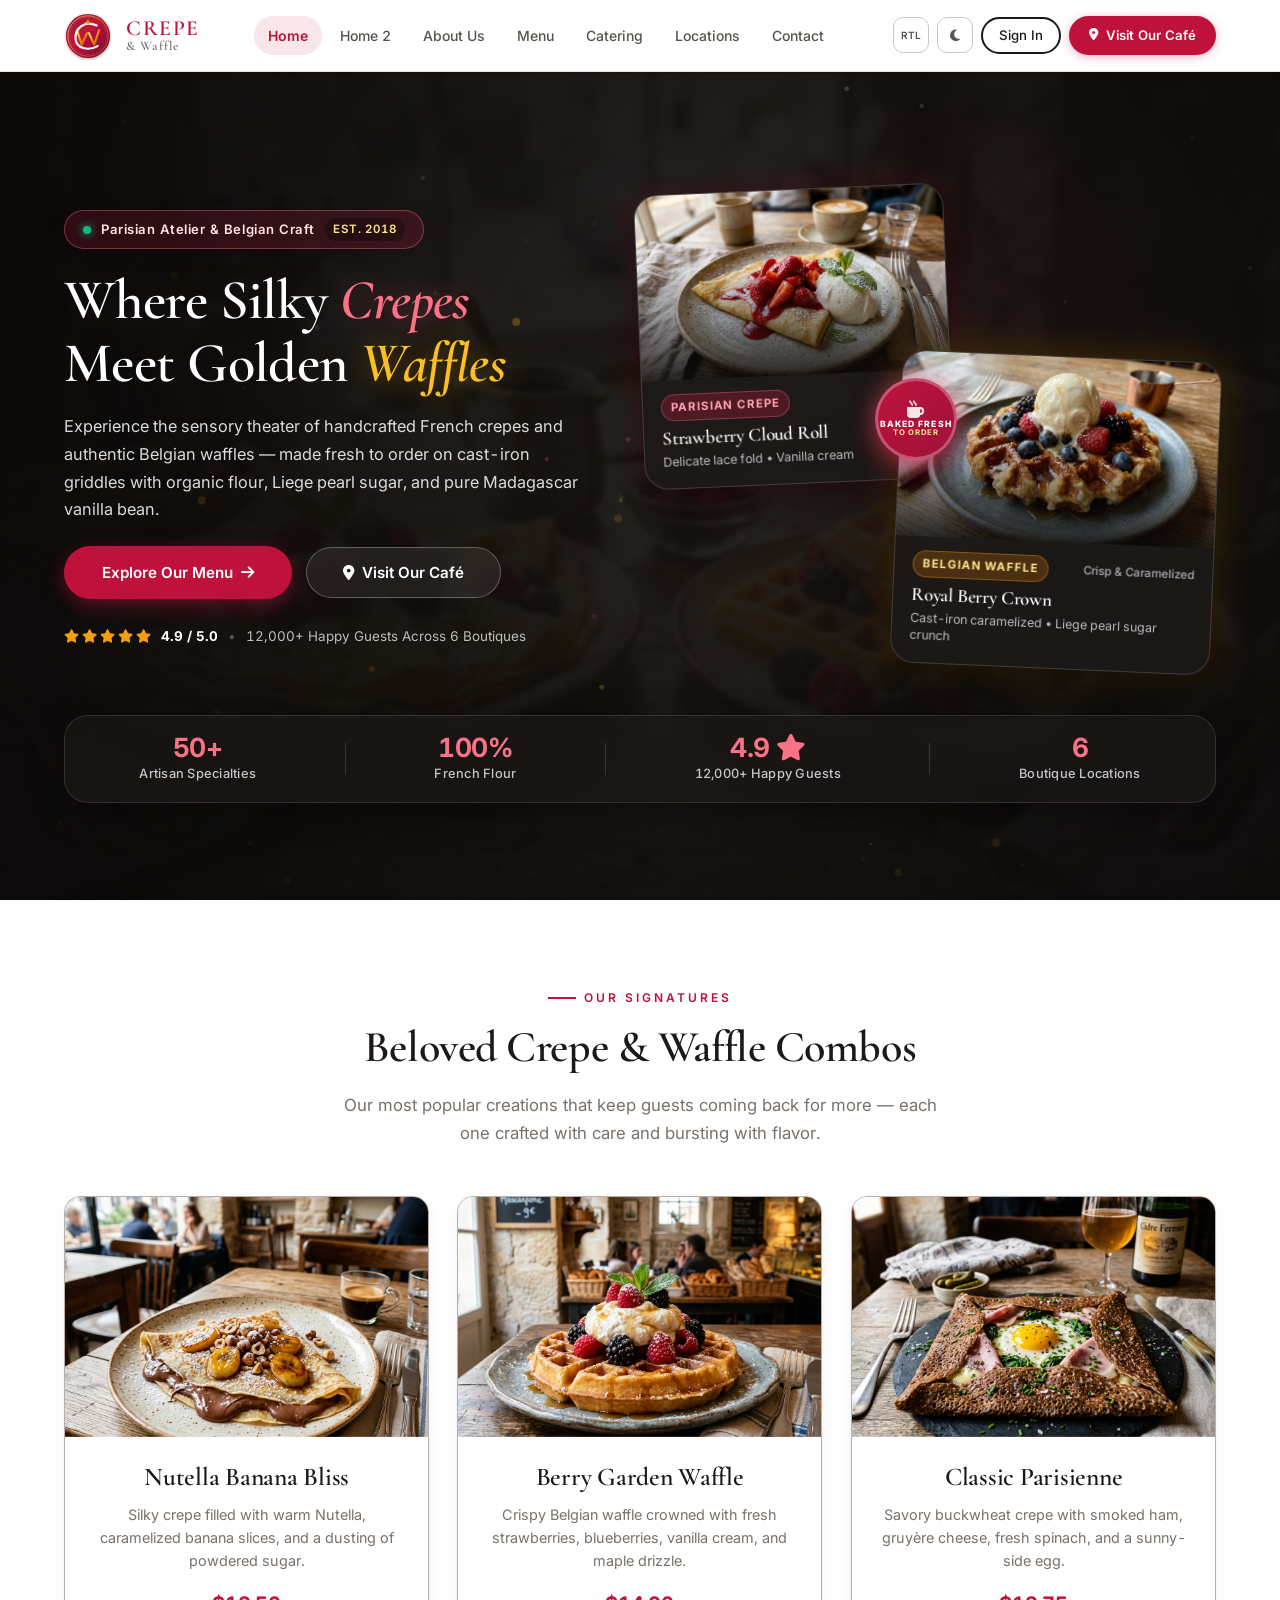
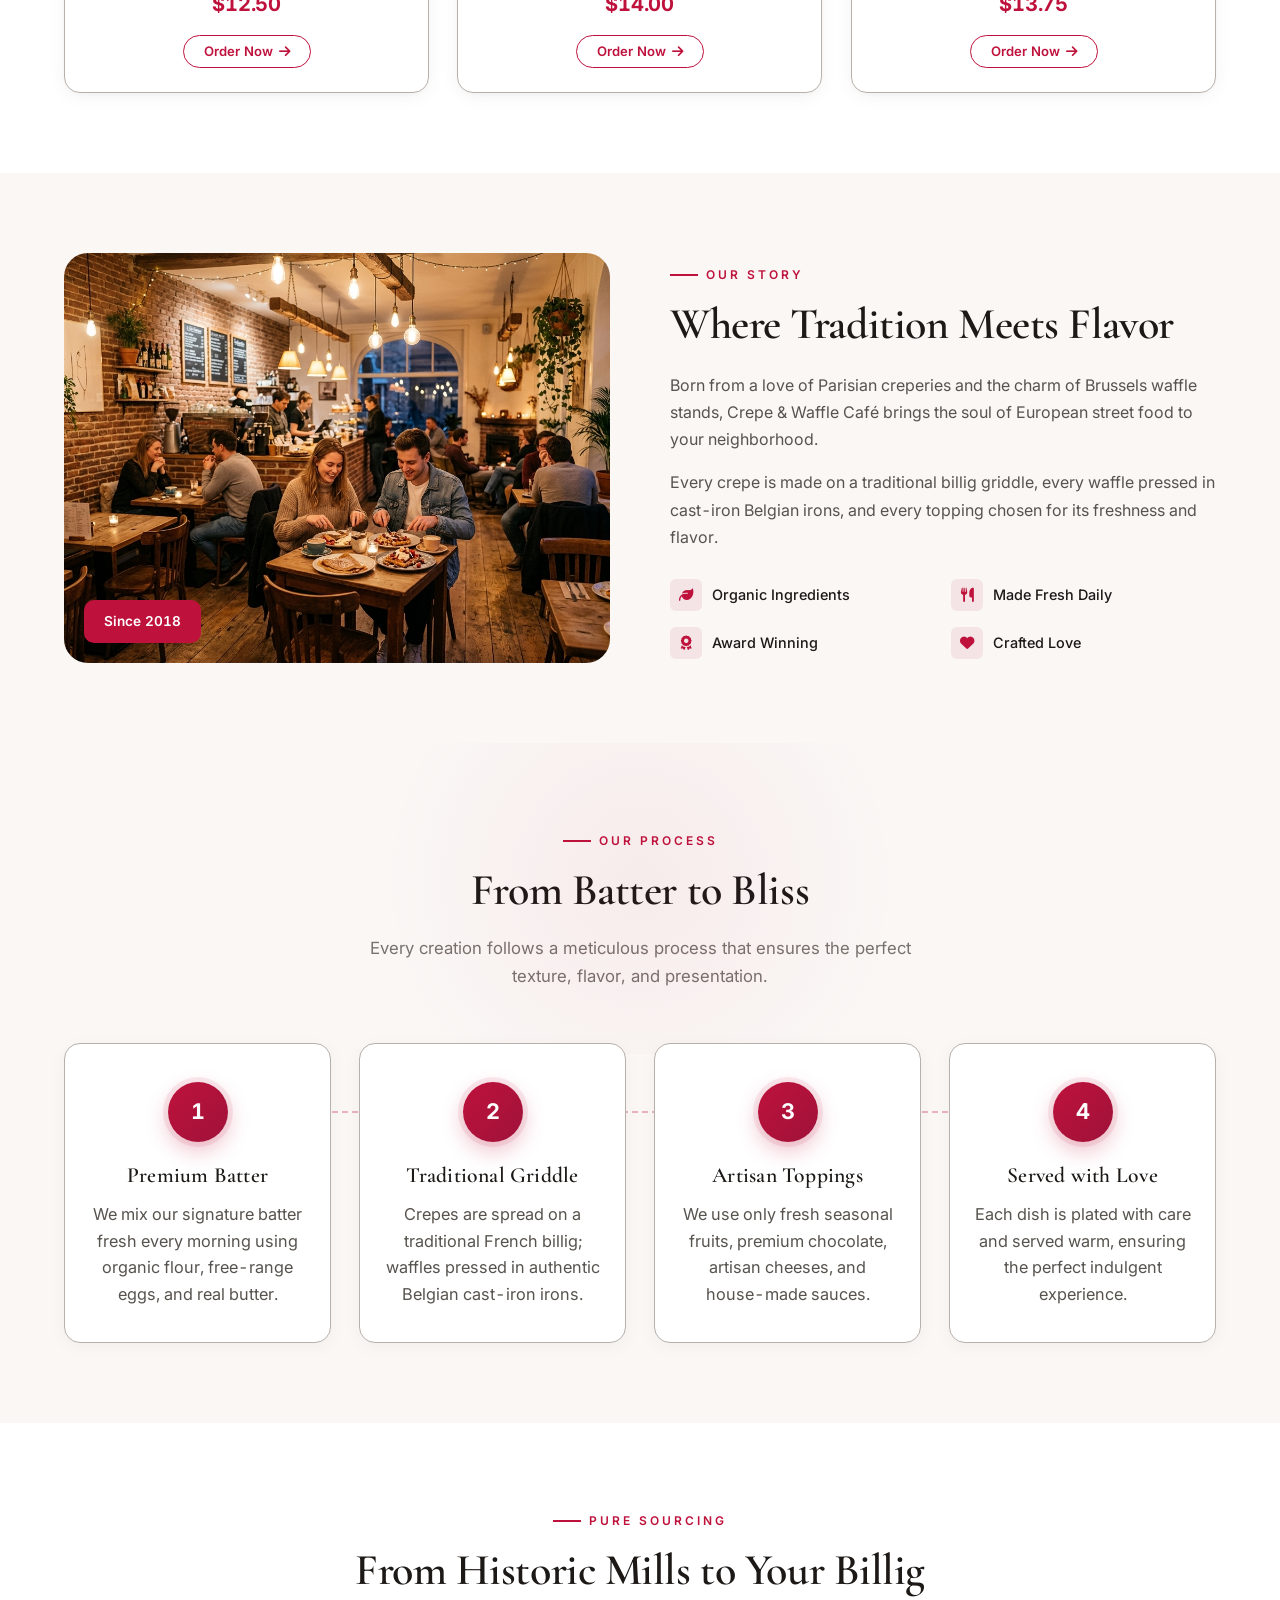
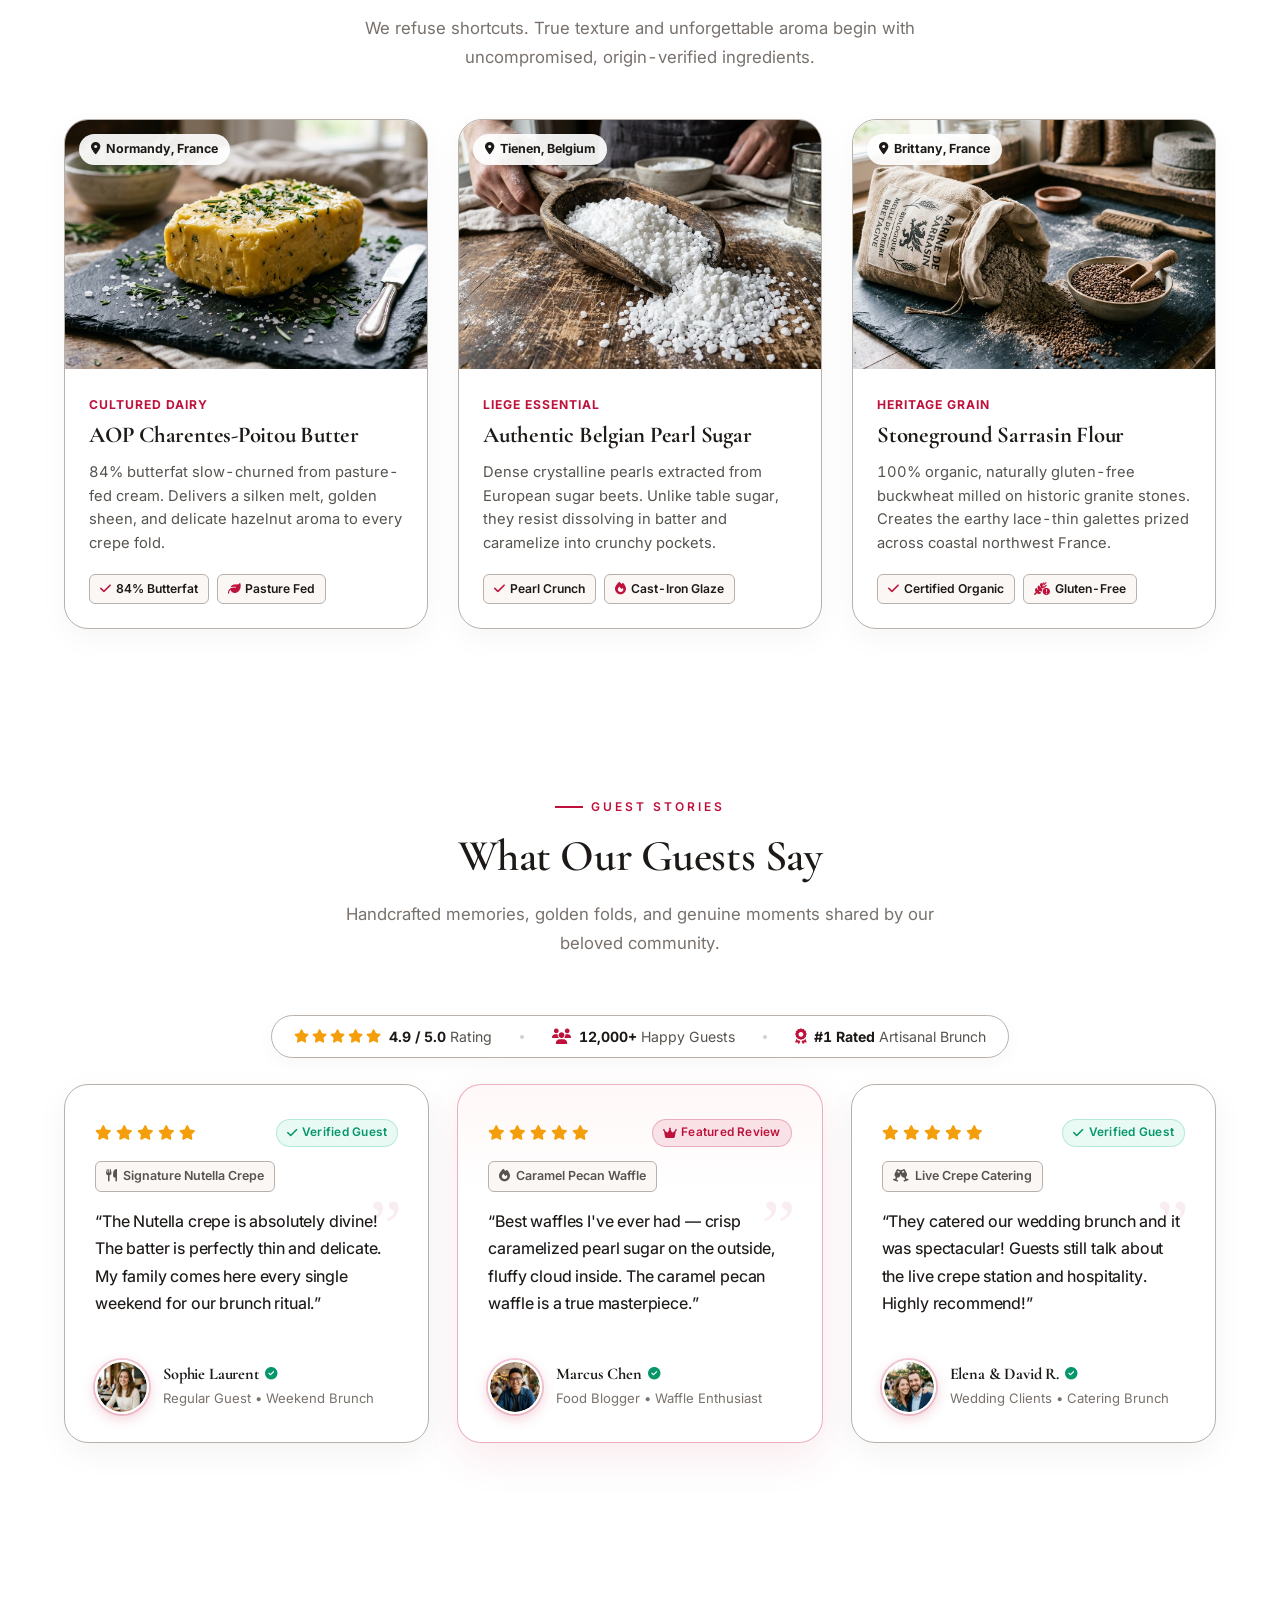
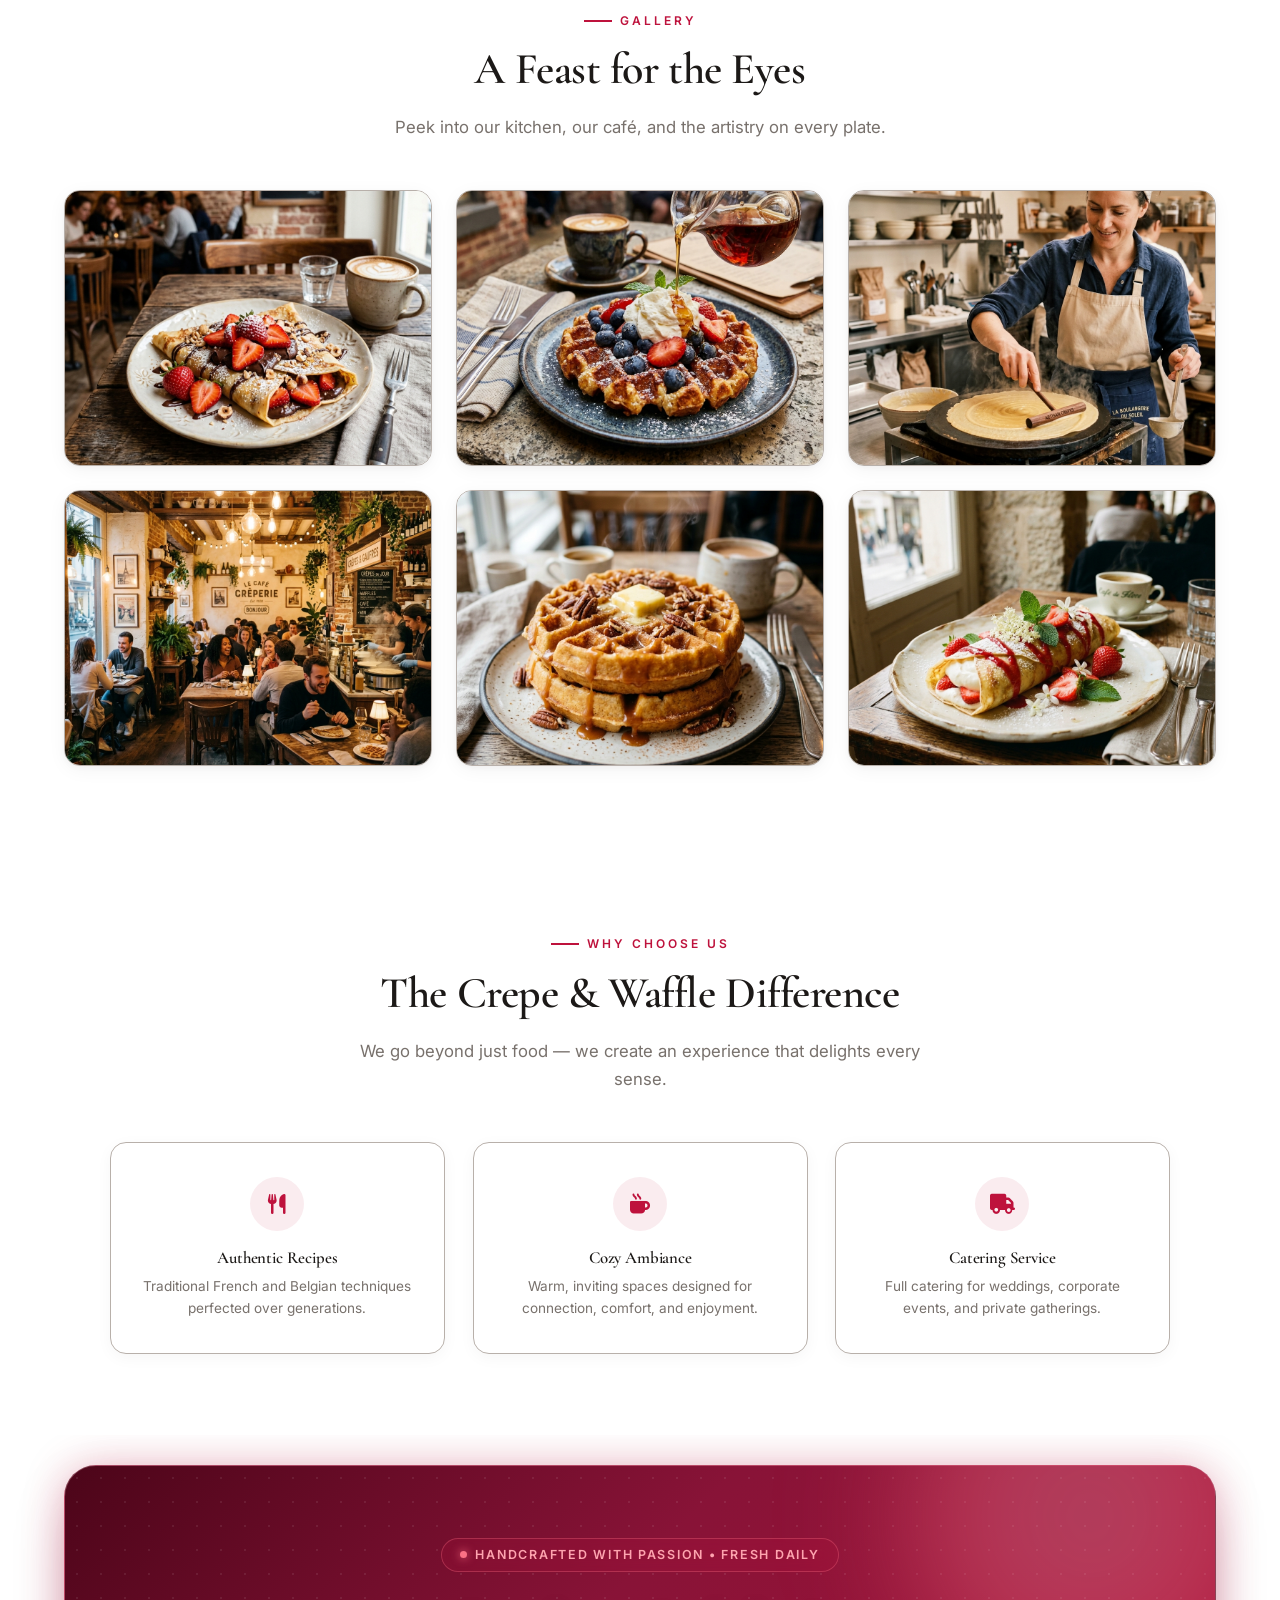
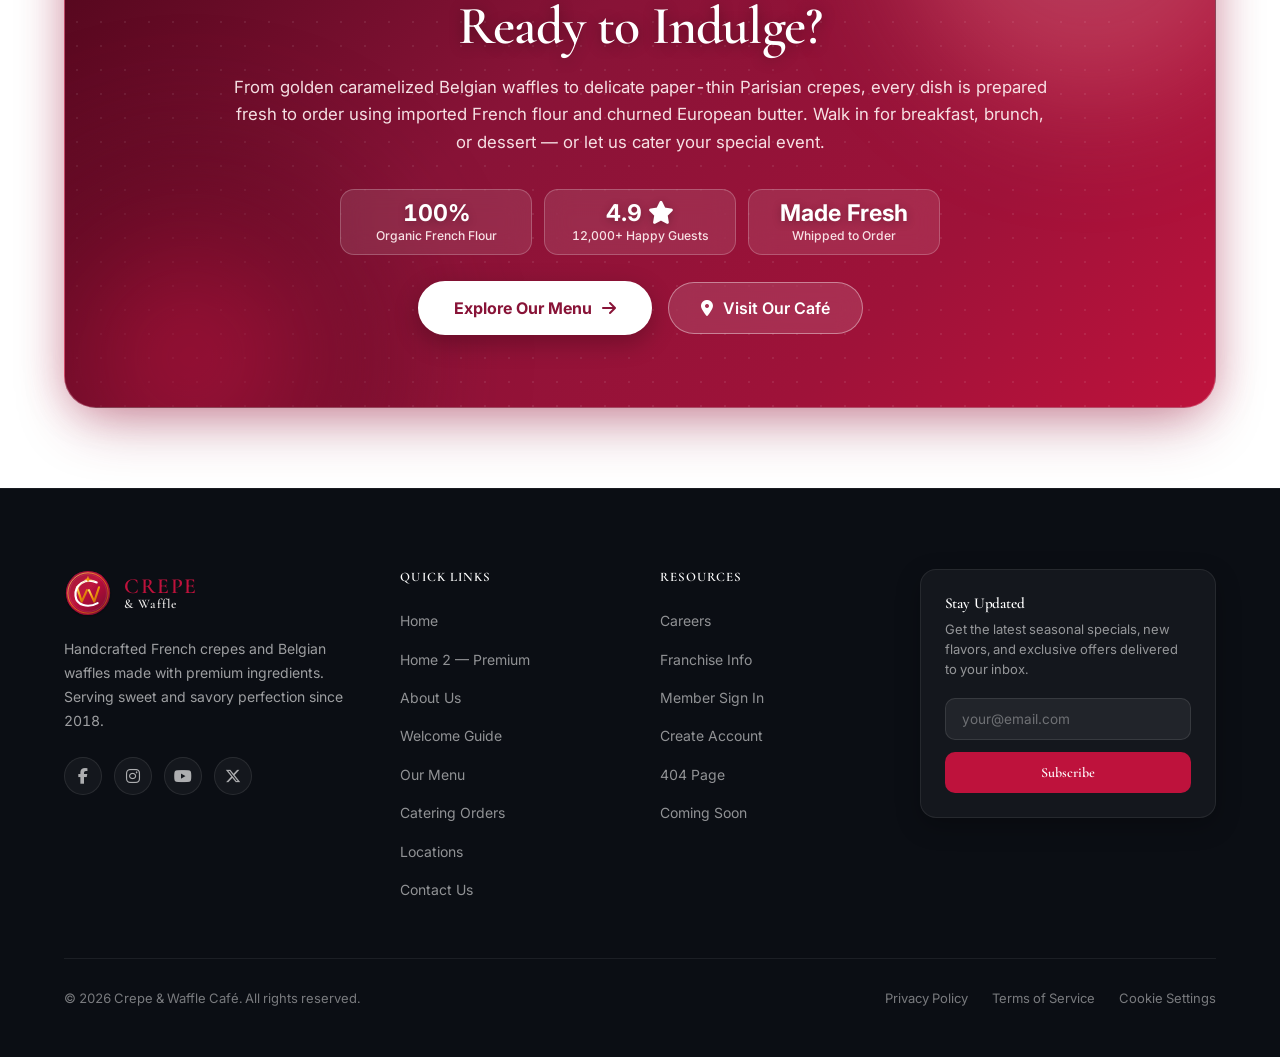
<file: index.html>
<!DOCTYPE html>
<html lang="en">
<head>
    <meta charset="UTF-8">
    <meta name="viewport" content="width=device-width, initial-scale=1.0">
    <meta name="description" content="Crepe & Waffle Café — Artisan French crepes and Belgian waffles made with premium ingredients. Sweet and savory perfection in every bite.">
    <title>Crepe & Waffle Café — Artisan Crepes & Belgian Waffles</title>
    <link rel="icon" href="favicon.svg" type="image/svg+xml">
        <!-- Font Awesome 6 Icons -->
    <link rel="stylesheet" href="https://cdnjs.cloudflare.com/ajax/libs/font-awesome/6.5.1/css/all.min.css">
<link rel="stylesheet" href="style.css">
    <script src="components.js" defer></script>
</head>
<body>
    <!-- Navbar -->
    <div id="navbar-placeholder"></div>

    <!-- ====== HERO SECTION (DUAL-CRAFT SENSORY ATELIER) ====== -->
    <section class="hero-section hero-atelier-section" id="hero-section">
        <div class="hero-bg">
            <img src="assets/images/hero-main.jpg" alt="Artisan crepe and waffle cafe atmosphere" loading="eager">
        </div>
        <!-- Hero Thematic Background Animation & Ambient Atmosphere -->
        <div class="hero-theme-bg" aria-hidden="true">
            <div class="hero-ambient-glow orb-berry"></div>
            <div class="hero-ambient-glow orb-honey"></div>
            <div class="hero-ambient-glow orb-espresso"></div>
            <div class="hero-waffle-lattice"></div>
            <canvas class="hero-particle-canvas" id="hero-particle-canvas-home1"></canvas>
            <div class="hero-mouse-spotlight"></div>
        </div>
        <div class="hero-overlay"></div>

        <div class="hero-atelier-container container">
            <div class="hero-atelier-grid">
                <!-- Left Column: Editorial Brand Narrative -->
                <div class="hero-narrative-col">
                    <div class="hero-atelier-pill fade-up">
                        <span class="live-bake-beacon"></span>
                        <span class="atelier-text">Parisian Atelier &amp; Belgian Craft</span>
                        <span class="atelier-tag">Est. 2018</span>
                    </div>

                    <h1 class="hero-atelier-title fade-up">
                        Where Silky <span class="title-highlight-crepe">Crepes</span><br>
                        Meet Golden <span class="title-highlight-waffle">Waffles</span>
                    </h1>

                    <p class="hero-atelier-desc fade-up">
                        Experience the sensory theater of handcrafted French crepes and authentic Belgian waffles — made fresh to order on cast-iron griddles with organic flour, Liege pearl sugar, and pure Madagascar vanilla bean.
                    </p>

                    <div class="hero-ctas fade-up">
                        <a href="menu.html" class="btn btn-primary btn-lg hero-cta-main">
                            <span>Explore Our Menu</span>
                            <i class="fa-solid fa-arrow-right"></i>
                        </a>
                        <a href="locations.html" class="btn btn-secondary btn-lg hero-cta-sec">
                            <i class="fa-solid fa-location-dot"></i>
                            <span>Visit Our Café</span>
                        </a>
                    </div>

                    <div class="hero-trust-bar fade-up">
                        <div class="trust-stars">
                        <i class="fa-solid fa-star"></i>
                        <i class="fa-solid fa-star"></i>
                        <i class="fa-solid fa-star"></i>
                        <i class="fa-solid fa-star"></i>
                        <i class="fa-solid fa-star"></i>
                    </div>
                        <span class="trust-rating">4.9 / 5.0</span>
                        <span class="trust-divider">•</span>
                        <span class="trust-text">12,000+ Happy Guests Across 6 Boutiques</span>
                    </div>
                </div>

                <!-- Right Column: Dual Masterpiece Layered Showcase -->
                <div class="hero-showcase-col">
                    <div class="hero-showcase-stage fade-up">
                        <!-- Card 1: The French Crepe (Top Left) -->
                        <div class="hero-dish-card card-crepe">
                            <div class="dish-card-media">
                                <img src="assets/images/home-signature-strawberry-crepe.jpg" alt="Strawberry French Crepe with Chantilly Cream" loading="eager">
                                <div class="dish-card-glow"></div>
                            </div>
                            <div class="dish-card-meta">
                                <div class="dish-meta-top">
                                    <span class="dish-badge-tag berry-tag">Parisian Crepe</span>
                                </div>
                                <h3 class="dish-title">Strawberry Cloud Roll</h3>
                                <p class="dish-caption">Delicate lace fold • Vanilla cream</p>
                            </div>
                        </div>

                        <!-- Card 2: The Belgian Waffle (Overlapping Bottom Right) -->
                        <div class="hero-dish-card card-waffle">
                            <div class="dish-card-media">
                                <img src="assets/images/home-signature-berry-waffle.jpg" alt="Artisan Belgian Liege Waffle with Berries and Cream" loading="eager">
                                <div class="dish-card-glow"></div>
                            </div>
                            <div class="dish-card-meta">
                                <div class="dish-meta-top">
                                    <span class="dish-badge-tag gold-tag">Belgian Waffle</span>
                                    <span class="dish-badge-pill">Crisp &amp; Caramelized</span>
                                </div>
                                <h3 class="dish-title">Royal Berry Crown</h3>
                                <p class="dish-caption">Cast-iron caramelized • Liege pearl sugar crunch</p>
                            </div>
                        </div>

                        <!-- Center Floating Seal: Artisan Craft -->
                        <div class="hero-craft-seal">
                            <div class="seal-inner">
                                <span class="seal-icon"><i class="fa-solid fa-mug-hot"></i></span>
                                <span class="seal-text">BAKED FRESH</span>
                                <span class="seal-sub">TO ORDER</span>
                            </div>
                        </div>
                    </div>
                </div>
            </div>

            <!-- Bottom Docked Metric Ribbon -->
            <div class="hero-bottom-ribbon fade-up">
                <div class="ribbon-item">
                    <span class="ribbon-val">50+</span>
                    <span class="ribbon-lbl">Artisan Specialties</span>
                </div>
                <div class="ribbon-sep"></div>
                <div class="ribbon-item">
                    <span class="ribbon-val">100%</span>
                    <span class="ribbon-lbl">French Flour</span>
                </div>
                <div class="ribbon-sep"></div>
                <div class="ribbon-item">
                    <span class="ribbon-val">4.9 <i class="fa-solid fa-star"></i></span>
                    <span class="ribbon-lbl">12,000+ Happy Guests</span>
                </div>
                <div class="ribbon-sep"></div>
                <div class="ribbon-item">
                    <span class="ribbon-val">6</span>
                    <span class="ribbon-lbl">Boutique Locations</span>
                </div>
            </div>
        </div>
    </section>

    <!-- ====== SIGNATURE COMBOS ====== -->
    <section class="combos-section" id="combos-section">
        <div class="container text-center">
            <span class="section-label fade-up">Our Signatures</span>
            <h2 class="section-title fade-up">Beloved Crepe & Waffle Combos</h2>
            <p class="section-desc fade-up">Our most popular creations that keep guests coming back for more — each one crafted with care and bursting with flavor.</p>
            <div class="combos-grid">
                <div class="combo-card fade-up">
                    <div class="combo-card-img">
                        <img src="assets/images/combo-nutella-banana.jpg" alt="Artisan Nutella banana crepe with caramelized bananas and crushed hazelnuts" loading="lazy">
                    </div>
                    <div class="combo-card-body">
                        <h3 class="combo-card-title">Nutella Banana Bliss</h3>
                        <p class="combo-card-desc">Silky crepe filled with warm Nutella, caramelized banana slices, and a dusting of powdered sugar.</p>
                        <span class="combo-card-price">$12.50</span>
                        <a href="menu.html" class="combo-card-btn">
                            <span>Order Now</span>
                            <i class="fa-solid fa-arrow-right"></i>
                        </a>
                    </div>
                </div>
                <div class="combo-card fade-up">
                    <div class="combo-card-img">
                        <img src="assets/images/combo-berry-waffle.jpg" alt="Artisan Berry Garden waffle with fresh berries and cream" loading="lazy">
                    </div>
                    <div class="combo-card-body">
                        <h3 class="combo-card-title">Berry Garden Waffle</h3>
                        <p class="combo-card-desc">Crispy Belgian waffle crowned with fresh strawberries, blueberries, vanilla cream, and maple drizzle.</p>
                        <span class="combo-card-price">$14.00</span>
                        <a href="menu.html" class="combo-card-btn">
                            <span>Order Now</span>
                            <i class="fa-solid fa-arrow-right"></i>
                        </a>
                    </div>
                </div>
                <div class="combo-card fade-up">
                    <div class="combo-card-img">
                        <img src="assets/images/combo-parisienne-crepe.jpg" alt="Traditional Classic Parisienne buckwheat galette with egg, ham and gruyère" loading="lazy">
                    </div>
                    <div class="combo-card-body">
                        <h3 class="combo-card-title">Classic Parisienne</h3>
                        <p class="combo-card-desc">Savory buckwheat crepe with smoked ham, gruyère cheese, fresh spinach, and a sunny-side egg.</p>
                        <span class="combo-card-price">$13.75</span>
                        <a href="menu.html" class="combo-card-btn">
                            <span>Order Now</span>
                            <i class="fa-solid fa-arrow-right"></i>
                        </a>
                    </div>
                </div>
            </div>
        </div>
    </section>

    <!-- ====== OUR STORY ====== -->
    <section class="story-section" id="story-section">
        <div class="container">
            <div class="story-grid">
                <div class="story-img-wrap slide-left">
                    <img src="assets/images/cafe-interior.jpg" alt="Warm and cozy café interior with Edison bulb lighting" loading="lazy">
                    <div class="story-img-badge">Since 2018</div>
                </div>
                <div class="story-text slide-right">
                    <span class="section-label">Our Story</span>
                    <h2 class="section-title">Where Tradition Meets Flavor</h2>
                    <p>Born from a love of Parisian creperies and the charm of Brussels waffle stands, Crepe & Waffle Café brings the soul of European street food to your neighborhood.</p>
                    <p>Every crepe is made on a traditional billig griddle, every waffle pressed in cast-iron Belgian irons, and every topping chosen for its freshness and flavor.</p>
                    <div class="story-features">
                        <div class="story-feature">
                            <span class="story-feature-icon"><i class="fa-solid fa-leaf"></i></span>
                            <span>Organic Ingredients</span>
                        </div>
                        <div class="story-feature">
                            <span class="story-feature-icon"><i class="fa-solid fa-utensils"></i></span>
                            <span>Made Fresh Daily</span>
                        </div>
                        <div class="story-feature">
                            <span class="story-feature-icon"><i class="fa-solid fa-award"></i></span>
                            <span>Award Winning</span>
                        </div>
                        <div class="story-feature">
                            <span class="story-feature-icon"><i class="fa-solid fa-heart"></i></span>
                            <span>Crafted Love</span>
                        </div>
                    </div>
                </div>
            </div>
        </div>
    </section>

    <!-- ====== HOW WE MAKE IT ====== -->
    <section class="process-section" id="process-section">
        <div class="container text-center">
            <span class="section-label fade-up">Our Process</span>
            <h2 class="section-title fade-up">From Batter to Bliss</h2>
            <p class="section-desc fade-up">Every creation follows a meticulous process that ensures the perfect texture, flavor, and presentation.</p>
            <div class="process-steps">
                <div class="process-step fade-up">
                    <div class="process-step-num">1</div>
                    <h4>Premium Batter</h4>
                    <p>We mix our signature batter fresh every morning using organic flour, free-range eggs, and real butter.</p>
                </div>
                <div class="process-step fade-up">
                    <div class="process-step-num">2</div>
                    <h4>Traditional Griddle</h4>
                    <p>Crepes are spread on a traditional French billig; waffles pressed in authentic Belgian cast-iron irons.</p>
                </div>
                <div class="process-step fade-up">
                    <div class="process-step-num">3</div>
                    <h4>Artisan Toppings</h4>
                    <p>We use only fresh seasonal fruits, premium chocolate, artisan cheeses, and house-made sauces.</p>
                </div>
                <div class="process-step fade-up">
                    <div class="process-step-num">4</div>
                    <h4>Served with Love</h4>
                    <p>Each dish is plated with care and served warm, ensuring the perfect indulgent experience.</p>
                </div>
            </div>
        </div>
    </section>

    <!-- ====== PURE SOURCING & INGREDIENTS ====== -->
    <section class="ingredients-section" id="ingredients-section">
        <div class="container text-center">
            <span class="section-label fade-up">Pure Sourcing</span>
            <h2 class="section-title fade-up">From Historic Mills to Your Billig</h2>
            <p class="section-desc fade-up">We refuse shortcuts. True texture and unforgettable aroma begin with uncompromised, origin-verified ingredients.</p>
            <div class="ingredients-grid">
                <!-- Ingredient 1: Normandy AOP Butter -->
                <div class="ingredient-card fade-up">
                    <div class="ingredient-media">
                        <img src="assets/images/img/home_ingredient_normandy_butter.jpg" alt="Rich block of artisanal Normandy cultured butter with sea salt crystals" loading="lazy">
                        <span class="ingredient-origin-pill"><i class="fa-solid fa-location-dot"></i> Normandy, France</span>
                    </div>
                    <div class="ingredient-body">
                        <span class="ingredient-category">Cultured Dairy</span>
                        <h3 class="ingredient-title">AOP Charentes-Poitou Butter</h3>
                        <p class="ingredient-desc">84% butterfat slow-churned from pasture-fed cream. Delivers a silken melt, golden sheen, and delicate hazelnut aroma to every crepe fold.</p>
                        <div class="ingredient-badges">
                            <span class="ingredient-badge-pill"><i class="fa-solid fa-check"></i> 84% Butterfat</span>
                            <span class="ingredient-badge-pill"><i class="fa-solid fa-leaf"></i> Pasture Fed</span>
                        </div>
                    </div>
                </div>

                <!-- Ingredient 2: Belgian Pearl Sugar -->
                <div class="ingredient-card fade-up">
                    <div class="ingredient-media">
                        <img src="assets/images/img/home_ingredient_belgian_sugar.jpg" alt="Belgian pearl sugar crystals spilling from a rustic wooden scoop" loading="lazy">
                        <span class="ingredient-origin-pill"><i class="fa-solid fa-location-dot"></i> Tienen, Belgium</span>
                    </div>
                    <div class="ingredient-body">
                        <span class="ingredient-category">Liege Essential</span>
                        <h3 class="ingredient-title">Authentic Belgian Pearl Sugar</h3>
                        <p class="ingredient-desc">Dense crystalline pearls extracted from European sugar beets. Unlike table sugar, they resist dissolving in batter and caramelize into crunchy pockets.</p>
                        <div class="ingredient-badges">
                            <span class="ingredient-badge-pill"><i class="fa-solid fa-check"></i> Pearl Crunch</span>
                            <span class="ingredient-badge-pill"><i class="fa-solid fa-fire"></i> Cast-Iron Glaze</span>
                        </div>
                    </div>
                </div>

                <!-- Ingredient 3: Brittany Buckwheat Flour -->
                <div class="ingredient-card fade-up">
                    <div class="ingredient-media">
                        <img src="assets/images/img/home_ingredient_buckwheat_grain.jpg" alt="Organic stoneground Brittany buckwheat flour spilling from canvas sack" loading="lazy">
                        <span class="ingredient-origin-pill"><i class="fa-solid fa-location-dot"></i> Brittany, France</span>
                    </div>
                    <div class="ingredient-body">
                        <span class="ingredient-category">Heritage Grain</span>
                        <h3 class="ingredient-title">Stoneground Sarrasin Flour</h3>
                        <p class="ingredient-desc">100% organic, naturally gluten-free buckwheat milled on historic granite stones. Creates the earthy lace-thin galettes prized across coastal northwest France.</p>
                        <div class="ingredient-badges">
                            <span class="ingredient-badge-pill"><i class="fa-solid fa-check"></i> Certified Organic</span>
                            <span class="ingredient-badge-pill"><i class="fa-solid fa-wheat-awn-circle-exclamation"></i> Gluten-Free</span>
                        </div>
                    </div>
                </div>
            </div>
        </div>
    </section>

    <!-- ====== CUSTOMER REVIEWS SHOWCASE ====== -->
    <section class="testimonials2-section" id="testimonials-section">
        <div class="container text-center">
            <span class="section-label fade-up">Guest Stories</span>
            <h2 class="section-title fade-up">What Our Guests Say</h2>
            <p class="section-desc fade-up">Handcrafted memories, golden folds, and genuine moments shared by our beloved community.</p>

            <!-- Trust & Rating Highlights Bar -->
            <div class="testimonial2-trust-bar fade-up">
                <div class="trust-stat-pill">
                    <div class="trust-stars-gold">
                        <i class="fa-solid fa-star"></i>
                        <i class="fa-solid fa-star"></i>
                        <i class="fa-solid fa-star"></i>
                        <i class="fa-solid fa-star"></i>
                        <i class="fa-solid fa-star"></i>
                    </div>
                    <span><strong>4.9 / 5.0</strong> Rating</span>
                </div>
                <span class="trust-divider-dot" aria-hidden="true"></span>
                <div class="trust-stat-pill">
                    <i class="fa-solid fa-users trust-stat-icon"></i>
                    <span><strong>12,000+</strong> Happy Guests</span>
                </div>
                <span class="trust-divider-dot" aria-hidden="true"></span>
                <div class="trust-stat-pill">
                    <i class="fa-solid fa-award trust-stat-icon"></i>
                    <span><strong>#1 Rated</strong> Artisanal Brunch</span>
                </div>
            </div>

            <!-- 3-Card Showcase Grid -->
            <div class="testimonial2-showcase-grid">
                <!-- Card 1: Sophie Laurent (Parisian Crepes) -->
                <article class="testimonial2-card-item fade-up">
                    <div class="testimonial2-card-header">
                        <div class="testimonial2-stars" aria-label="5 stars">
                            <i class="fa-solid fa-star"></i>
                            <i class="fa-solid fa-star"></i>
                            <i class="fa-solid fa-star"></i>
                            <i class="fa-solid fa-star"></i>
                            <i class="fa-solid fa-star"></i>
                        </div>
                        <span class="testimonial2-pill-tag verified">
                            <i class="fa-solid fa-check"></i> Verified Guest
                        </span>
                    </div>

                    <div class="testimonial2-dish-badge">
                        <i class="fa-solid fa-utensils"></i> Signature Nutella Crepe
                    </div>

                    <div class="testimonial2-quote-content">
                        <span class="testimonial2-quote-glyph" aria-hidden="true">&rdquo;</span>
                        <blockquote class="testimonial2-quote-text">
                            &ldquo;The Nutella crepe is absolutely divine! The batter is perfectly thin and delicate. My family comes here every single weekend for our brunch ritual.&rdquo;
                        </blockquote>
                    </div>

                    <div class="testimonial2-author-row">
                        <div class="testimonial2-avatar-circle">
                            <img src="assets/images/img/avatar_sophie.jpg" alt="Sophie Laurent" loading="lazy">
                        </div>
                        <div class="testimonial2-author-details">
                            <h4 class="testimonial2-author-name">
                                <span>Sophie Laurent</span>
                                <i class="fa-solid fa-circle-check" title="Verified Customer"></i>
                            </h4>
                            <p class="testimonial2-author-subtitle">Regular Guest &bull; Weekend Brunch</p>
                        </div>
                    </div>
                </article>

                <!-- Card 2: Marcus Chen (Liege Waffles - Featured Card) -->
                <article class="testimonial2-card-item featured fade-up">
                    <div class="testimonial2-card-header">
                        <div class="testimonial2-stars" aria-label="5 stars">
                            <i class="fa-solid fa-star"></i>
                            <i class="fa-solid fa-star"></i>
                            <i class="fa-solid fa-star"></i>
                            <i class="fa-solid fa-star"></i>
                            <i class="fa-solid fa-star"></i>
                        </div>
                        <span class="testimonial2-pill-tag featured">
                            <i class="fa-solid fa-crown"></i> Featured Review
                        </span>
                    </div>

                    <div class="testimonial2-dish-badge">
                        <i class="fa-solid fa-fire"></i> Caramel Pecan Waffle
                    </div>

                    <div class="testimonial2-quote-content">
                        <span class="testimonial2-quote-glyph" aria-hidden="true">&rdquo;</span>
                        <blockquote class="testimonial2-quote-text">
                            &ldquo;Best waffles I've ever had &mdash; crisp caramelized pearl sugar on the outside, fluffy cloud inside. The caramel pecan waffle is a true masterpiece.&rdquo;
                        </blockquote>
                    </div>

                    <div class="testimonial2-author-row">
                        <div class="testimonial2-avatar-circle">
                            <img src="assets/images/img/avatar_marcus.jpg" alt="Marcus Chen" loading="lazy">
                        </div>
                        <div class="testimonial2-author-details">
                            <h4 class="testimonial2-author-name">
                                <span>Marcus Chen</span>
                                <i class="fa-solid fa-circle-check" title="Verified Food Critic"></i>
                            </h4>
                            <p class="testimonial2-author-subtitle">Food Blogger &bull; Waffle Enthusiast</p>
                        </div>
                    </div>
                </article>

                <!-- Card 3: Elena & David R. (Bespoke Catering) -->
                <article class="testimonial2-card-item fade-up">
                    <div class="testimonial2-card-header">
                        <div class="testimonial2-stars" aria-label="5 stars">
                            <i class="fa-solid fa-star"></i>
                            <i class="fa-solid fa-star"></i>
                            <i class="fa-solid fa-star"></i>
                            <i class="fa-solid fa-star"></i>
                            <i class="fa-solid fa-star"></i>
                        </div>
                        <span class="testimonial2-pill-tag verified">
                            <i class="fa-solid fa-check"></i> Verified Guest
                        </span>
                    </div>

                    <div class="testimonial2-dish-badge">
                        <i class="fa-solid fa-champagne-glasses"></i> Live Crepe Catering
                    </div>

                    <div class="testimonial2-quote-content">
                        <span class="testimonial2-quote-glyph" aria-hidden="true">&rdquo;</span>
                        <blockquote class="testimonial2-quote-text">
                            &ldquo;They catered our wedding brunch and it was spectacular! Guests still talk about the live crepe station and hospitality. Highly recommend!&rdquo;
                        </blockquote>
                    </div>

                    <div class="testimonial2-author-row">
                        <div class="testimonial2-avatar-circle">
                            <img src="assets/images/img/avatar_elena_david.jpg" alt="Elena &amp; David R." loading="lazy">
                        </div>
                        <div class="testimonial2-author-details">
                            <h4 class="testimonial2-author-name">
                                <span>Elena &amp; David R.</span>
                                <i class="fa-solid fa-circle-check" title="Verified Event Client"></i>
                            </h4>
                            <p class="testimonial2-author-subtitle">Wedding Clients &bull; Catering Brunch</p>
                        </div>
                    </div>
                </article>
            </div>
        </div>
    </section>

    <!-- ====== GALLERY ====== -->
    <section class="gallery-section" id="gallery-section">
        <div class="container text-center">
            <span class="section-label fade-up">Gallery</span>
            <h2 class="section-title fade-up">A Feast for the Eyes</h2>
            <p class="section-desc fade-up">Peek into our kitchen, our café, and the artistry on every plate.</p>
            <div class="gallery-grid">
                <div class="gallery-item fade-up"><img src="assets/images/gallery-chocolate-crepe.jpg" alt="Artisan chocolate strawberry crepe with toasted hazelnuts" loading="lazy"></div>
                <div class="gallery-item fade-up"><img src="assets/images/gallery-waffle-berries.jpg" alt="Belgian Liege waffle with wild blueberries, strawberries and pouring maple syrup" loading="lazy"></div>
                <div class="gallery-item fade-up"><img src="assets/images/gallery-chef-crepe.jpg" alt="Pastry chef spreading batter on crepe billig griddle" loading="lazy"></div>
                <div class="gallery-item fade-up"><img src="assets/images/gallery-cafe-interior.jpg" alt="Warm European cafe interior with glowing Edison lights" loading="lazy"></div>
                <div class="gallery-item fade-up"><img src="assets/images/gallery-waffle-caramel.jpg" alt="Stacked Belgian waffles with melting butter and caramel pecans" loading="lazy"></div>
                <div class="gallery-item fade-up"><img src="assets/images/gallery-berry-crepe.jpg" alt="Rolled French crepe with vanilla Chantilly cream and strawberries" loading="lazy"></div>
            </div>
        </div>
    </section>

    <!-- ====== WHY CHOOSE US ====== -->
    <section class="why-section" id="why-section">
        <div class="container text-center">
            <span class="section-label fade-up">Why Choose Us</span>
            <h2 class="section-title fade-up">The Crepe & Waffle Difference</h2>
            <p class="section-desc fade-up">We go beyond just food — we create an experience that delights every sense.</p>
            <div class="why-grid">
                <div class="why-card fade-up">
                    <div class="why-icon"><i class="fa-solid fa-utensils"></i></div>
                    <h4>Authentic Recipes</h4>
                    <p>Traditional French and Belgian techniques perfected over generations.</p>
                </div>
                <div class="why-card fade-up">
                    <div class="why-icon"><i class="fa-solid fa-mug-hot"></i></div>
                    <h4>Cozy Ambiance</h4>
                    <p>Warm, inviting spaces designed for connection, comfort, and enjoyment.</p>
                </div>
                <div class="why-card fade-up">
                    <div class="why-icon"><i class="fa-solid fa-truck"></i></div>
                    <h4>Catering Service</h4>
                    <p>Full catering for weddings, corporate events, and private gatherings.</p>
                </div>
            </div>
        </div>
    </section>

    <!-- ====== CTA BANNER (RADIANT PARISIAN BERRY) ====== -->
    <section class="cta-banner cta-banner--berry" id="cta-banner">
        <div class="container">
            <div class="cta-card cta-card--berry fade-up">
                <div class="cta-card-berry-glow-top" aria-hidden="true"></div>
                <div class="cta-card-berry-glow-bottom" aria-hidden="true"></div>
                <div class="cta-badge cta-badge--berry">
                    <span class="cta-badge-dot cta-badge-dot--white"></span>
                    <span>Handcrafted With Passion • Fresh Daily</span>
                </div>
                <h2 class="cta-title cta-title--berry">Ready to Indulge?</h2>
                <p class="cta-desc cta-desc--berry">From golden caramelized Belgian waffles to delicate paper-thin Parisian crepes, every dish is prepared fresh to order using imported French flour and churned European butter. Walk in for breakfast, brunch, or dessert — or let us cater your special event.</p>
                <div class="cta-stats-row">
                    <div class="cta-stat-box">
                        <div class="cta-stat-value">100%</div>
                        <div class="cta-stat-caption">Organic French Flour</div>
                    </div>
                    <div class="cta-stat-box">
                        <div class="cta-stat-value">4.9 <i class="fa-solid fa-star"></i></div>
                        <div class="cta-stat-caption">12,000+ Happy Guests</div>
                    </div>
                    <div class="cta-stat-box">
                        <div class="cta-stat-value">Made Fresh</div>
                        <div class="cta-stat-caption">Whipped to Order</div>
                    </div>
                </div>
                <div class="cta-buttons">
                    <a href="menu.html" class="btn btn-cta-white">
                        <span>Explore Our Menu</span>
                        <i class="fa-solid fa-arrow-right"></i>
                    </a>
                    <a href="locations.html" class="btn btn-cta-glass">
                        <i class="fa-solid fa-location-dot"></i>
                        <span>Visit Our Café</span>
                    </a>
                </div>

            </div>
        </div>
    </section>

    <!-- Footer -->
    <div id="footer-placeholder"></div>

    <!-- ====== TESTIMONIALS SLIDER SCRIPT (5-second auto-switch) ====== -->
    <script>
        (function initTestimonialsSlider() {
            const slider = document.getElementById('testimonial-slider');
            if (!slider) return;

            const slides = Array.from(slider.querySelectorAll('.testimonial2-slide'));
            const dots = Array.from(document.querySelectorAll('#testimonial-dots .testimonial2-dot'));
            const prevBtn = document.getElementById('testimonial-prev');
            const nextBtn = document.getElementById('testimonial-next');
            const wrapper = slider.closest('.testimonial2-slider-wrapper');

            if (!slides.length) return;

            let currentIndex = 0;
            let timer = null;
            const SLIDE_DURATION = 5000; // 5 seconds per slide

            function goToSlide(index) {
                if (index < 0) index = slides.length - 1;
                if (index >= slides.length) index = 0;

                currentIndex = index;

                slides.forEach((slide, i) => {
                    slide.classList.toggle('active', i === currentIndex);
                });

                dots.forEach((dot, i) => {
                    const isActive = i === currentIndex;
                    dot.classList.toggle('active', isActive);

                    // Re-trigger progress bar animation on the active dot
                    const progress = dot.querySelector('.testimonial2-dot-progress');
                    if (progress) {
                        progress.style.animation = 'none';
                        if (isActive) {
                            void progress.offsetWidth; // trigger reflow
                            progress.style.animation = '';
                        }
                    }
                });

                resetTimer();
            }

            function nextSlide() {
                goToSlide(currentIndex + 1);
            }

            function prevSlide() {
                goToSlide(currentIndex - 1);
            }

            function resetTimer() {
                if (timer) clearInterval(timer);
                timer = setInterval(nextSlide, SLIDE_DURATION);
            }

            if (nextBtn) nextBtn.addEventListener('click', nextSlide);
            if (prevBtn) prevBtn.addEventListener('click', prevSlide);

            dots.forEach((dot) => {
                dot.addEventListener('click', () => {
                    const idx = parseInt(dot.getAttribute('data-index'), 10);
                    if (!isNaN(idx)) goToSlide(idx);
                });
            });

            // Pause on hover, resume on mouse leave
            if (wrapper) {
                wrapper.addEventListener('mouseenter', () => {
                    if (timer) clearInterval(timer);
                });
                wrapper.addEventListener('mouseleave', () => {
                    resetTimer();
                });
            }

            // Mobile touch swipe support
            let touchStartX = 0;
            let touchEndX = 0;
            slider.addEventListener('touchstart', (e) => {
                touchStartX = e.changedTouches[0].screenX;
            }, { passive: true });

            slider.addEventListener('touchend', (e) => {
                touchEndX = e.changedTouches[0].screenX;
                const diff = touchEndX - touchStartX;
                if (Math.abs(diff) > 40) {
                    const isRtl = document.documentElement.getAttribute('dir') === 'rtl';
                    if (diff > 0) {
                        isRtl ? nextSlide() : prevSlide();
                    } else {
                        isRtl ? prevSlide() : nextSlide();
                    }
                }
            }, { passive: true });

            // Start 5s auto-rotation
            resetTimer();
        })();
    </script>
</body>
</html>
</file>
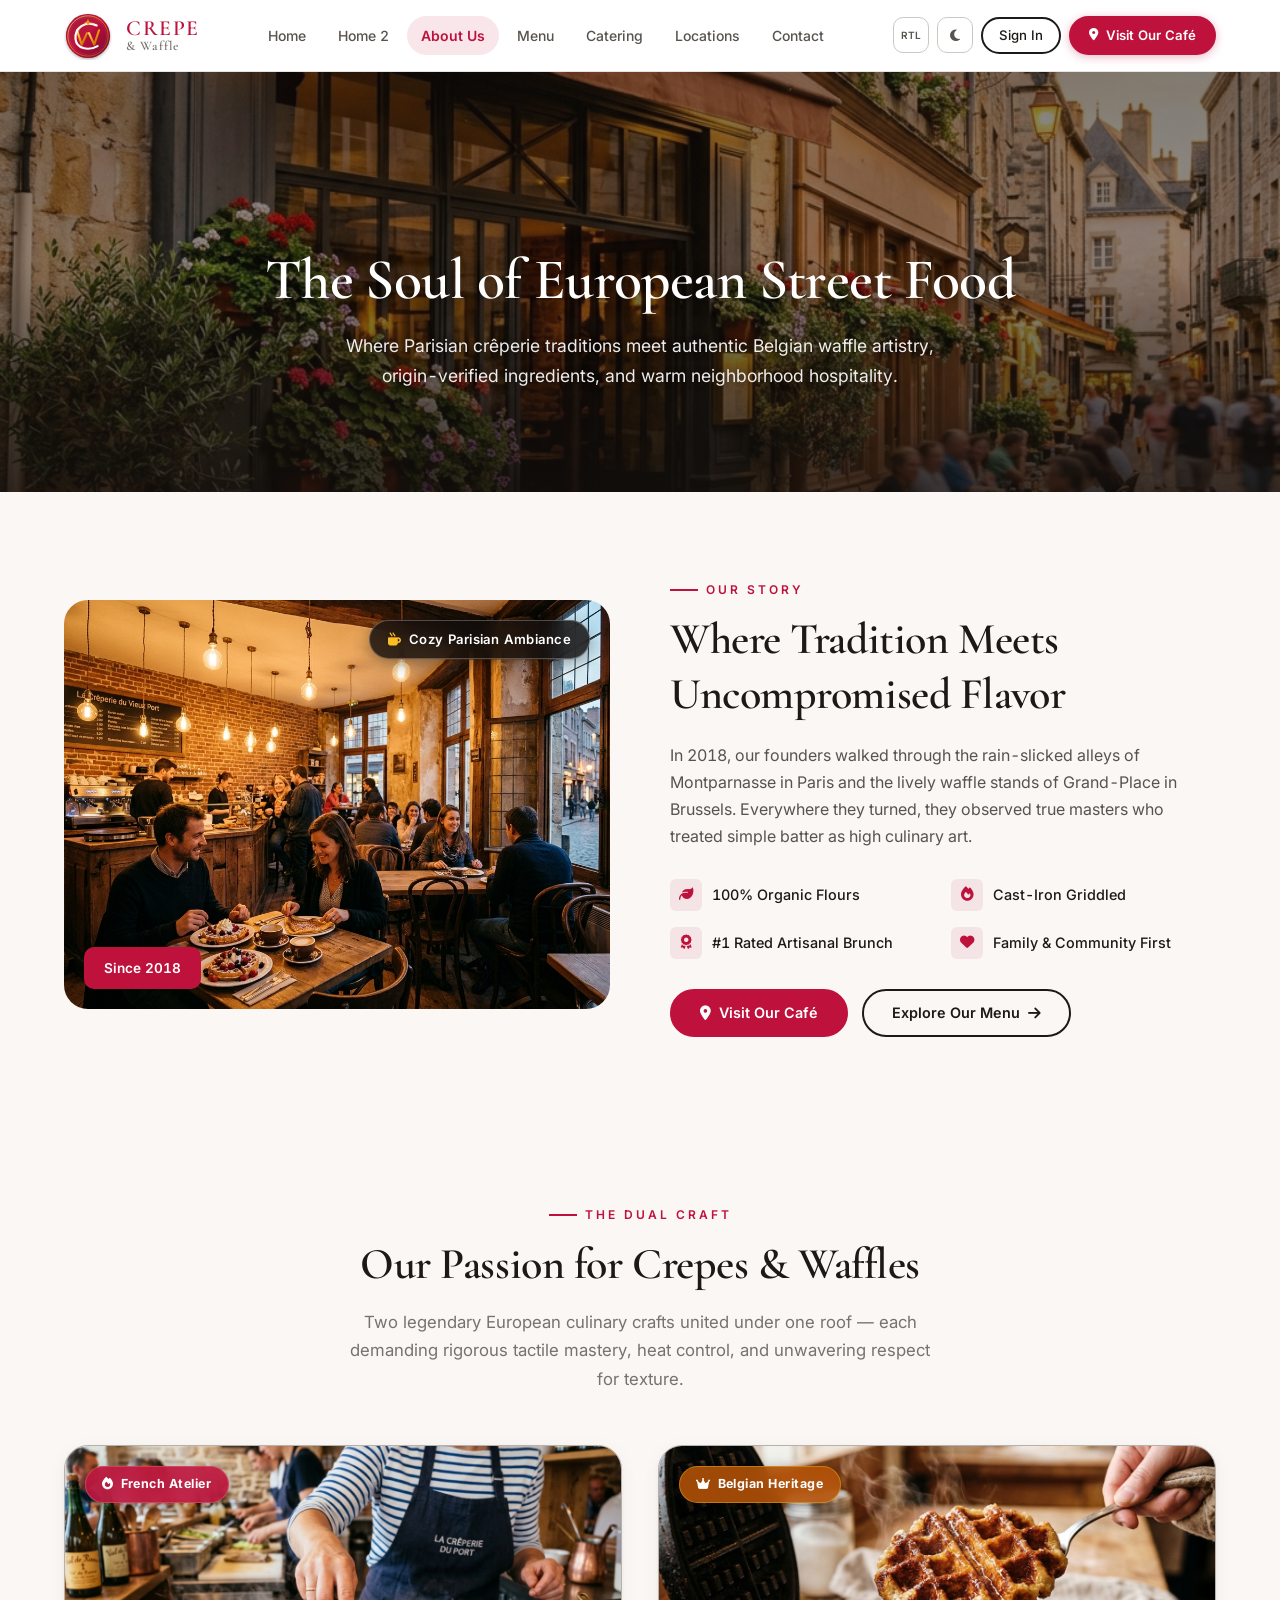
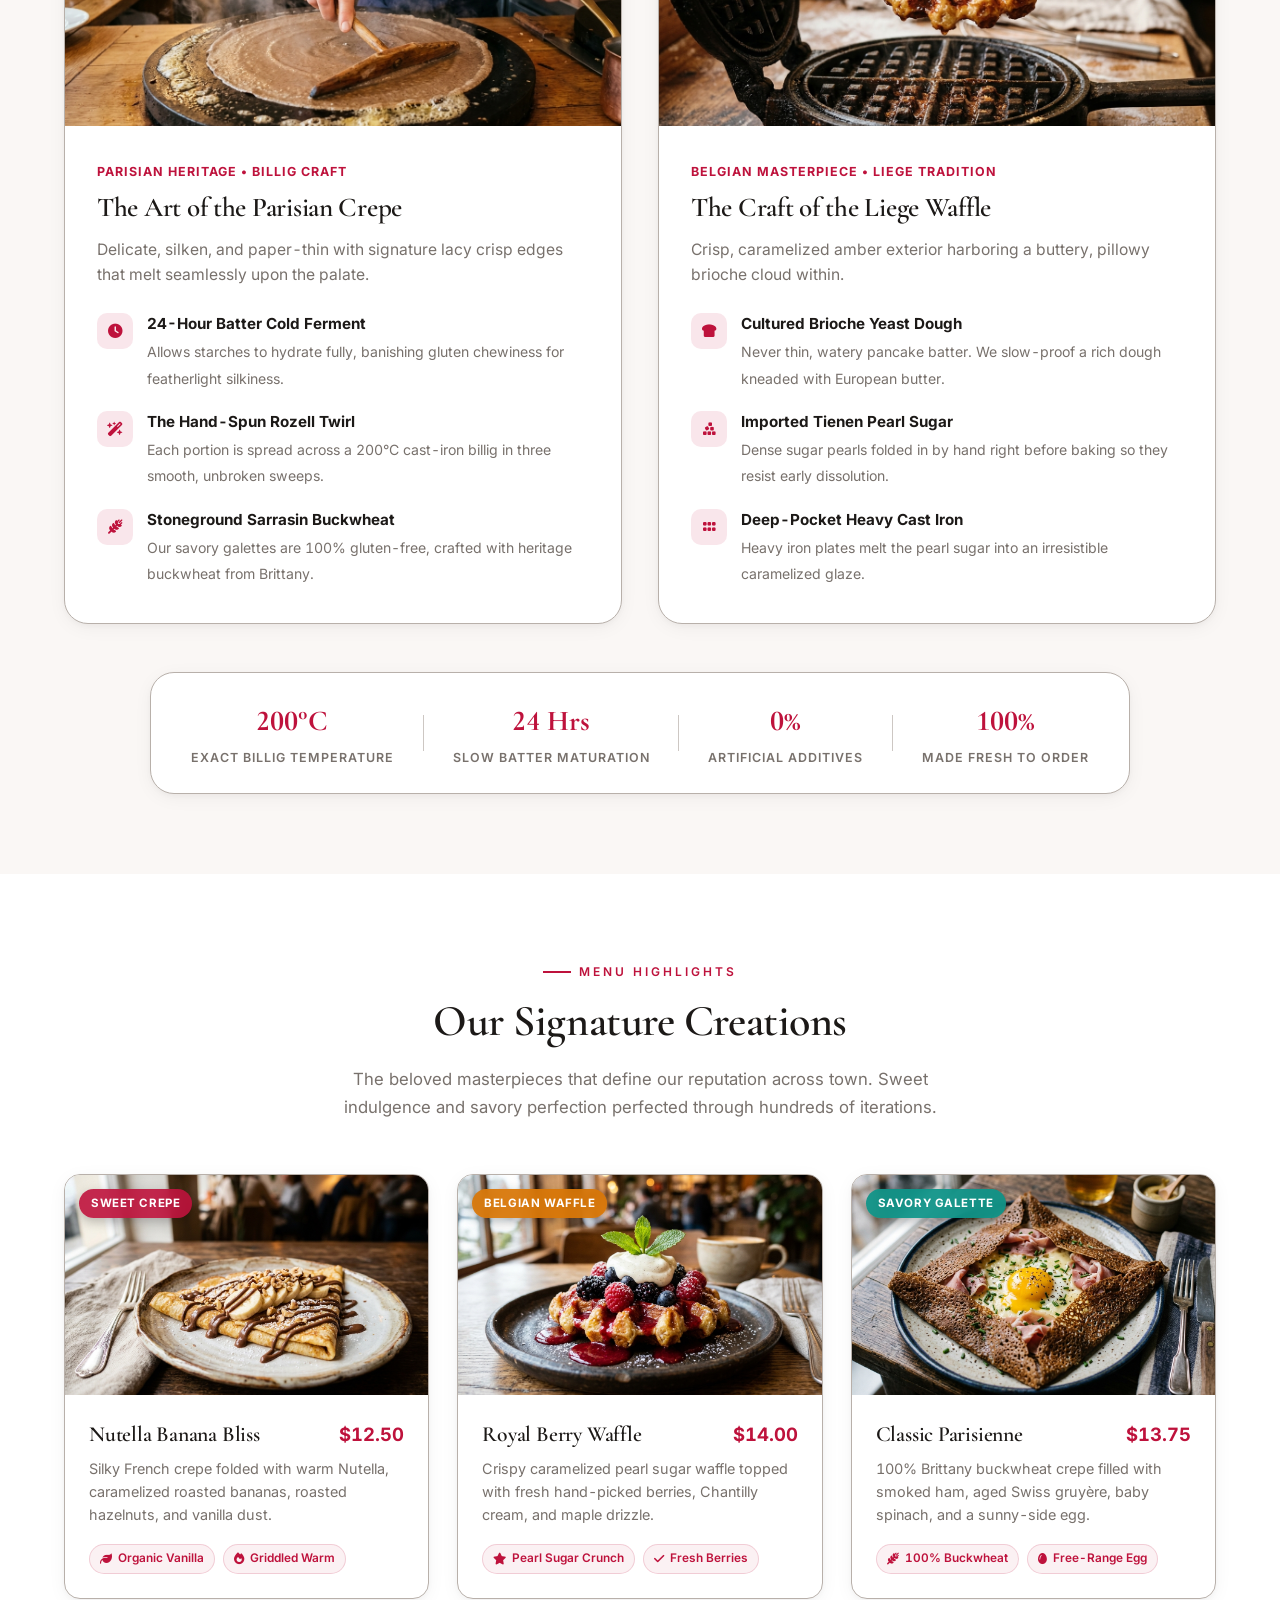
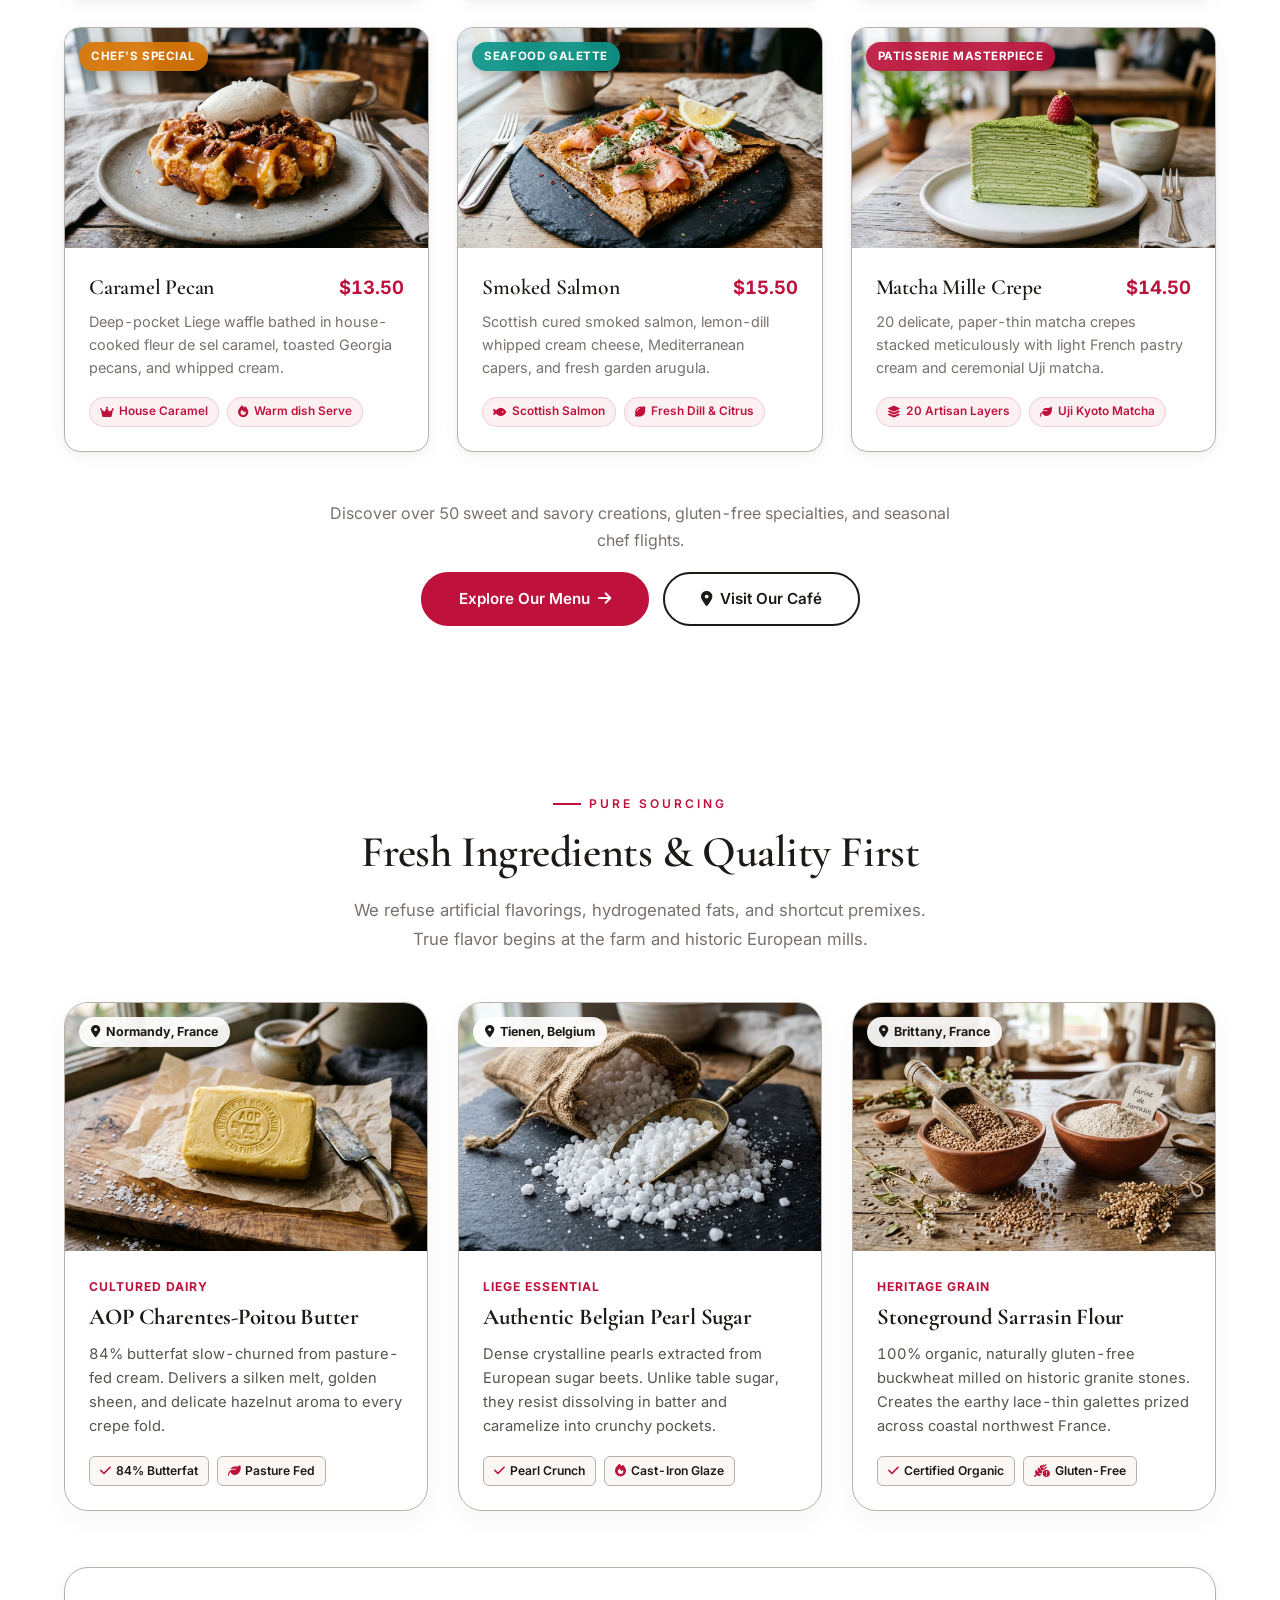
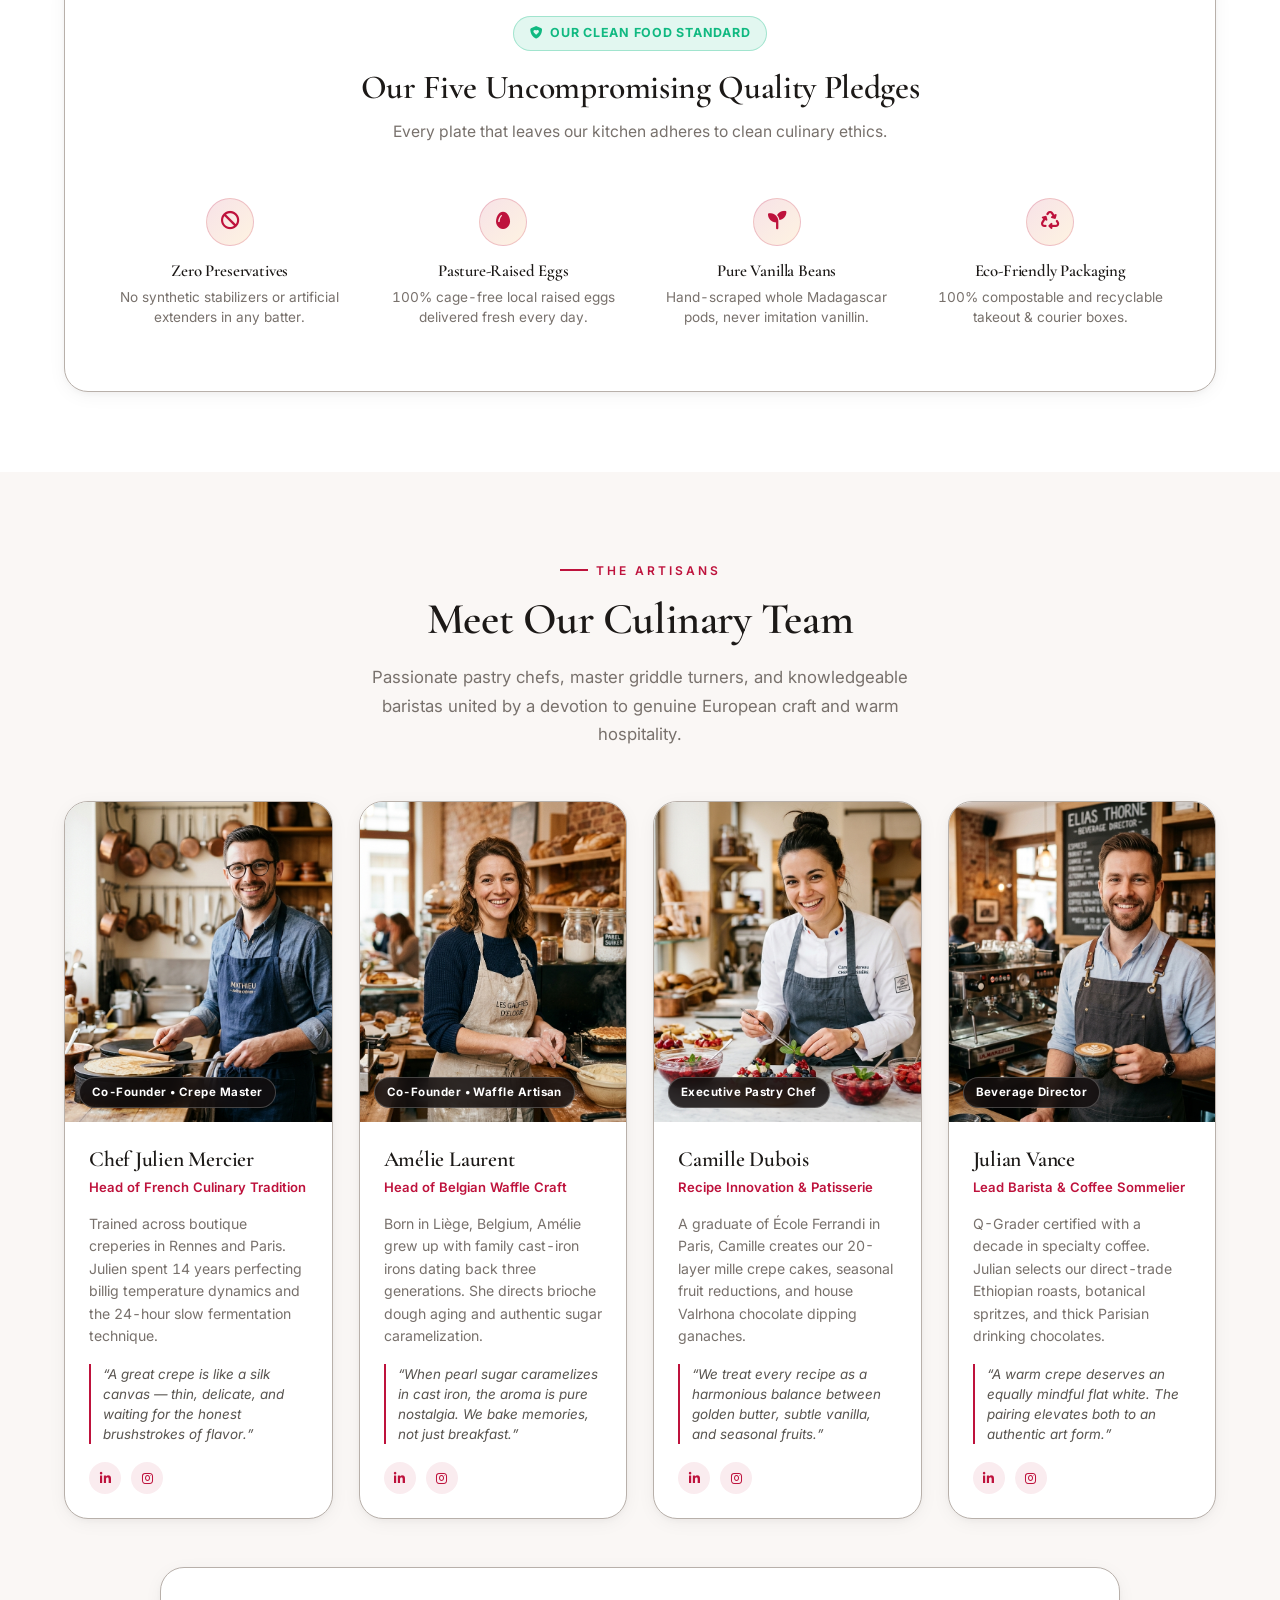
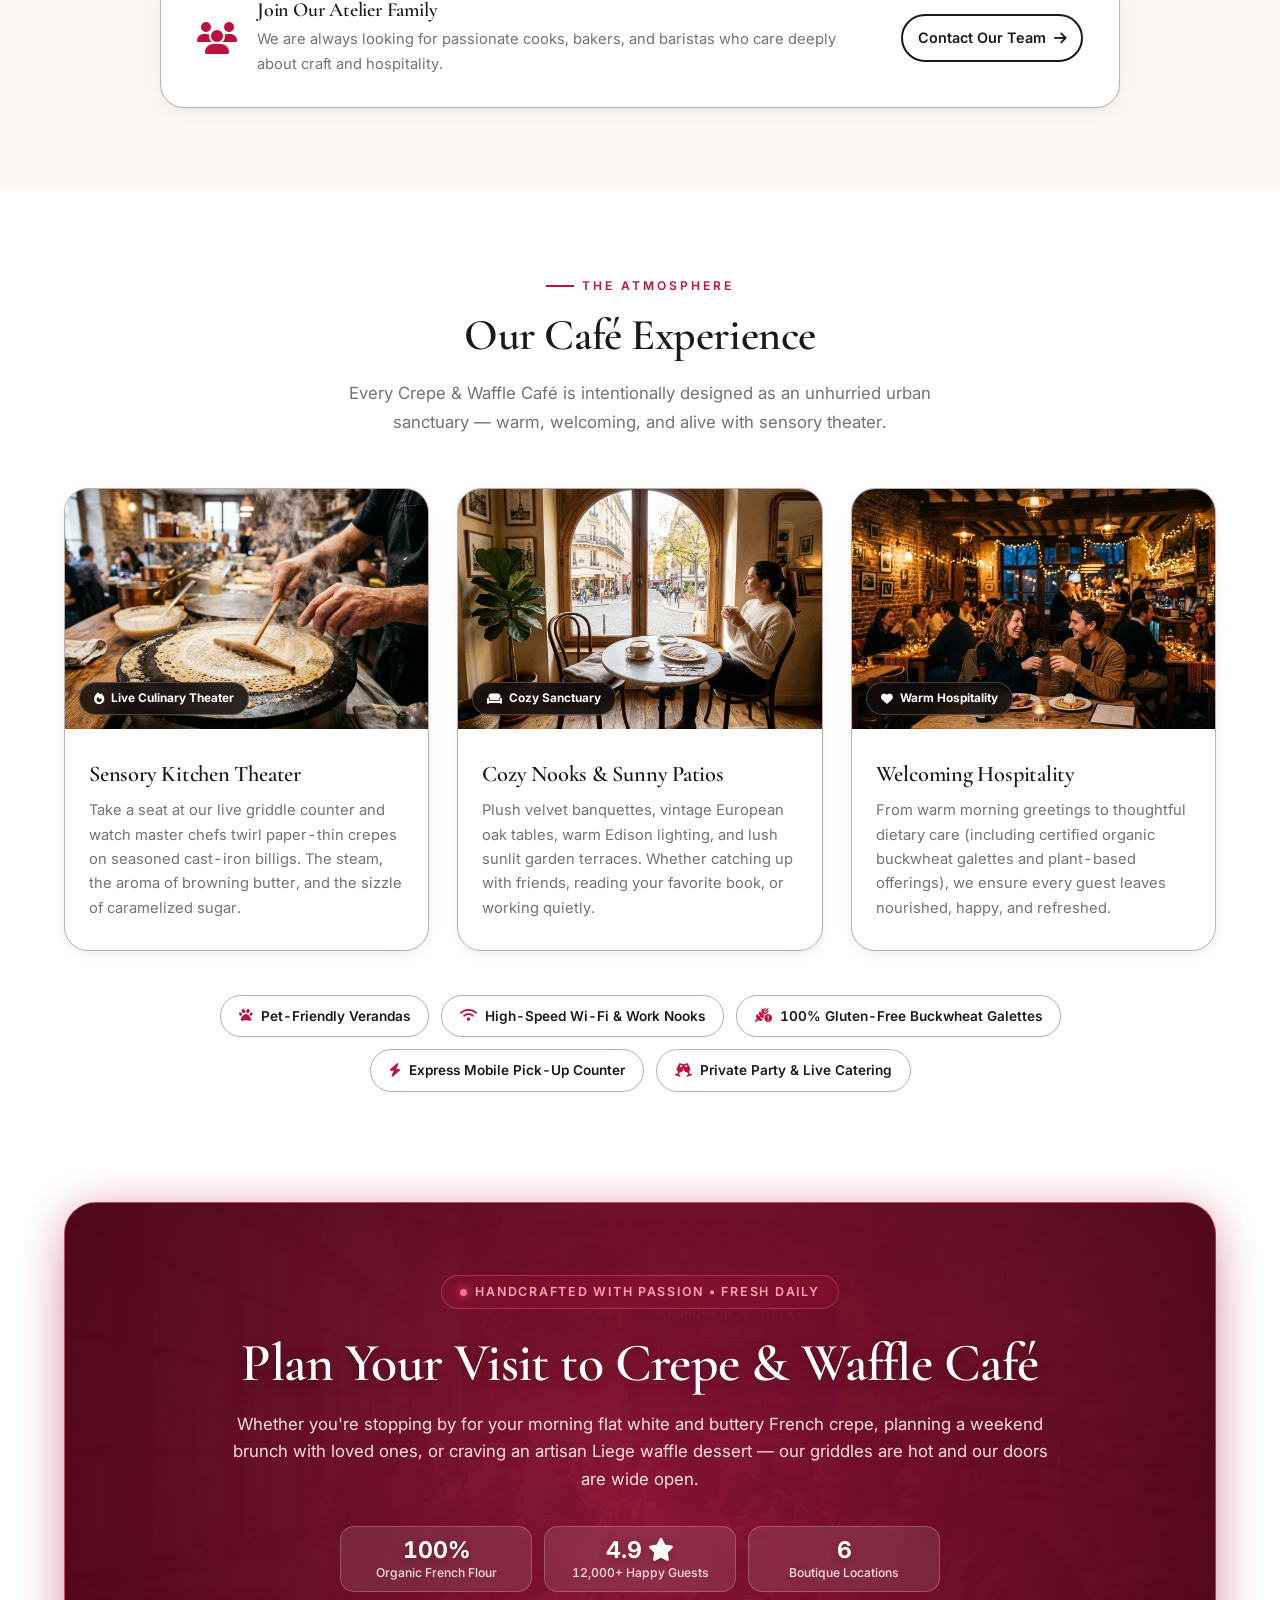
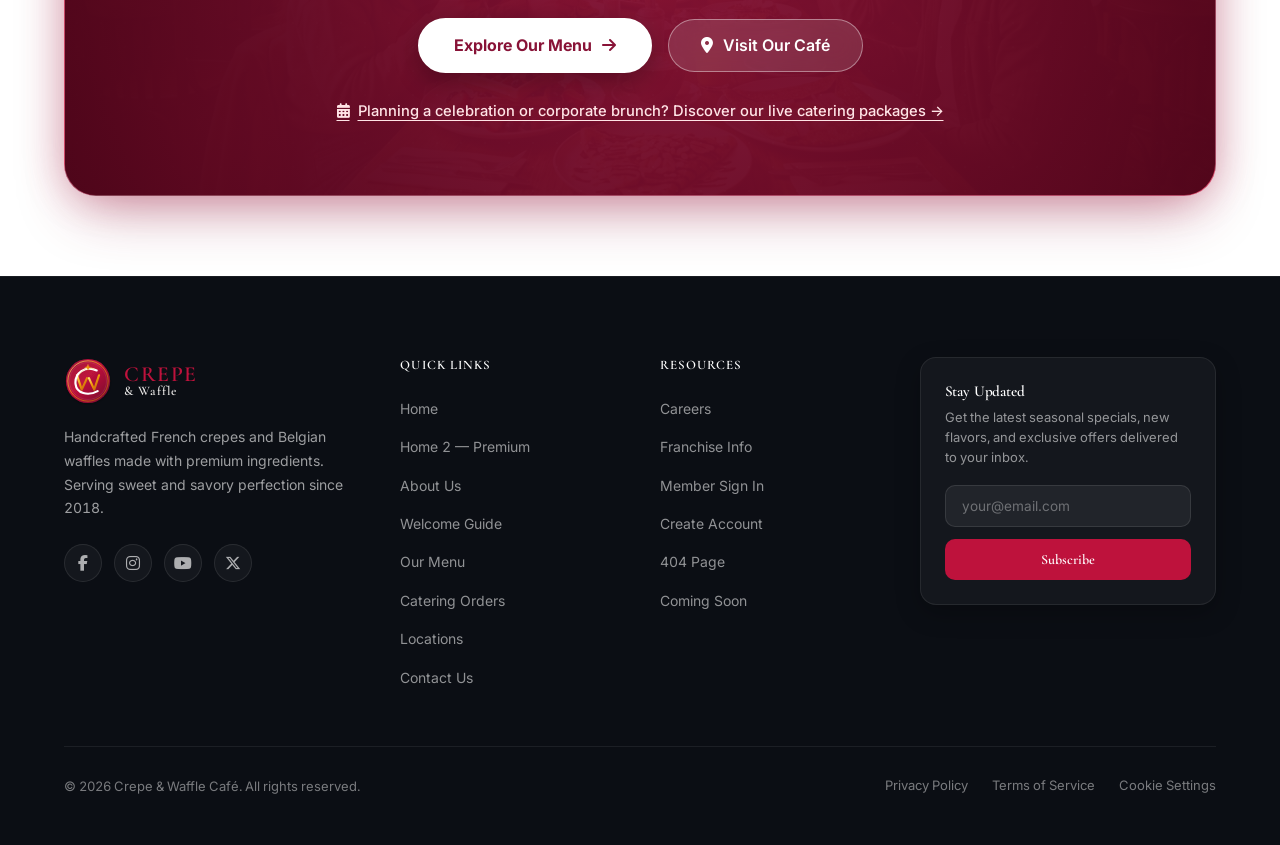
<file: about.html>
<!DOCTYPE html>
<html lang="en">
<head>
    <meta charset="UTF-8">
    <meta name="viewport" content="width=device-width, initial-scale=1.0">
    <meta name="description" content="About Us — Discover the passion, craftsmanship, and European heritage behind Crepe & Waffle Café. Handcrafted Parisian crepes and Belgian Liege waffles.">
    <title>About Us — Crepe & Waffle Café</title>
    <link rel="icon" href="favicon.svg" type="image/svg+xml">
    <!-- Font Awesome 6 Icons -->
    <link rel="stylesheet" href="https://cdnjs.cloudflare.com/ajax/libs/font-awesome/6.5.1/css/all.min.css">
    <link rel="stylesheet" href="style.css">
    <script src="components.js" defer></script>
</head>
<body>
    <!-- Navbar placeholder handled by components.js -->
    <div id="navbar-placeholder"></div>

    <!-- ====== PAGE HERO ====== -->
    <section class="page-hero about-hero">
        <div class="page-hero-bg">
            <img src="assets/images/cafe-exterior.jpg" alt="Crepe & Waffle Café European exterior storefront with bistro seating" loading="eager">
        </div>
        <div class="page-hero-overlay"></div>
        <div class="container page-hero-content">
            <h1 class="fade-up">The Soul of European Street Food</h1>
            <p class="fade-up">Where Parisian crêperie traditions meet authentic Belgian waffle artistry, origin-verified ingredients, and warm neighborhood hospitality.</p>
        </div>
    </section>

    <!-- ====== 1. OUR STORY ====== -->
    <section class="story-section about-story-section" id="our-story">
        <div class="container">
            <div class="story-grid">
                <!-- Left: Visual Atmosphere Image Wrap -->
                <div class="story-img-wrap slide-left">
                    <img src="assets/images/about-story-interior.jpg" alt="Warm European cafe interior with Edison bulb glow and bistro seating" loading="lazy">
                    <div class="story-img-badge">Since 2018</div>
                    <div class="story-img-badge-ambiance"><i class="fa-solid fa-mug-hot"></i> Cozy Parisian Ambiance</div>
                </div>

                <!-- Right: Editorial Narrative -->
                <div class="story-text slide-right">
                    <span class="section-label">Our Story</span>
                    <h2 class="section-title">Where Tradition Meets Uncompromised Flavor</h2>
                    <p>In 2018, our founders walked through the rain-slicked alleys of Montparnasse in Paris and the lively waffle stands of Grand-Place in Brussels. Everywhere they turned, they observed true masters who treated simple batter as high culinary art.</p>

                    <!-- Story Key Milestones / Pillars -->
                    <div class="story-features">
                        <div class="story-feature">
                            <span class="story-feature-icon"><i class="fa-solid fa-leaf"></i></span>
                            <span>100% Organic Flours</span>
                        </div>
                        <div class="story-feature">
                            <span class="story-feature-icon"><i class="fa-solid fa-fire"></i></span>
                            <span>Cast-Iron Griddled</span>
                        </div>
                        <div class="story-feature">
                            <span class="story-feature-icon"><i class="fa-solid fa-award"></i></span>
                            <span>#1 Rated Artisanal Brunch</span>
                        </div>
                        <div class="story-feature">
                            <span class="story-feature-icon"><i class="fa-solid fa-heart"></i></span>
                            <span>Family &amp; Community First</span>
                        </div>
                    </div>

                    <!-- Direct Actions -->
                    <div class="story-ctas fade-up">
                        <a href="locations.html" class="btn btn-primary">
                            <i class="fa-solid fa-location-dot"></i>
                            <span>Visit Our Café</span>
                        </a>
                        <a href="menu.html" class="btn btn-secondary">
                            <span>Explore Our Menu</span>
                            <i class="fa-solid fa-arrow-right"></i>
                        </a>
                    </div>
                </div>
            </div>
        </div>
    </section>

    <!-- ====== 2. OUR PASSION FOR CREPES & WAFFLES ====== -->
    <section class="passion-section" id="our-passion">
        <div class="container text-center">
            <span class="section-label fade-up">The Dual Craft</span>
            <h2 class="section-title fade-up">Our Passion for Crepes &amp; Waffles</h2>
            <p class="section-desc fade-up">Two legendary European culinary crafts united under one roof — each demanding rigorous tactile mastery, heat control, and unwavering respect for texture.</p>

            <div class="passion-grid">
                <!-- Craft Card 1: The Parisian Crepe & Galette -->
                <div class="passion-card fade-up">
                    <div class="passion-card-media">
                        <img src="assets/images/about-passion-crepe-craft.jpg" alt="Master chef spreading batter on a traditional cast-iron billig griddle" loading="lazy">
                        <span class="passion-card-badge berry-pill"><i class="fa-solid fa-fire"></i> French Atelier</span>
                    </div>
                    <div class="passion-card-body">
                        <div class="passion-card-meta">Parisian Heritage &bull; Billig Craft</div>
                        <h3 class="passion-card-title">The Art of the Parisian Crepe</h3>
                        <p class="passion-card-desc">Delicate, silken, and paper-thin with signature lacy crisp edges that melt seamlessly upon the palate.</p>
                        
                        <ul class="passion-features-list">
                            <li>
                                <div class="p-feat-icon"><i class="fa-solid fa-clock"></i></div>
                                <div>
                                    <strong>24-Hour Batter Cold Ferment</strong>
                                    <span>Allows starches to hydrate fully, banishing gluten chewiness for featherlight silkiness.</span>
                                </div>
                            </li>
                            <li>
                                <div class="p-feat-icon"><i class="fa-solid fa-wand-magic-sparkles"></i></div>
                                <div>
                                    <strong>The Hand-Spun Rozell Twirl</strong>
                                    <span>Each portion is spread across a 200°C cast-iron billig in three smooth, unbroken sweeps.</span>
                                </div>
                            </li>
                            <li>
                                <div class="p-feat-icon"><i class="fa-solid fa-wheat-awn"></i></div>
                                <div>
                                    <strong>Stoneground Sarrasin Buckwheat</strong>
                                    <span>Our savory galettes are 100% gluten-free, crafted with heritage buckwheat from Brittany.</span>
                                </div>
                            </li>
                        </ul>
                    </div>
                </div>

                <!-- Craft Card 2: The Belgian Liege Waffle -->
                <div class="passion-card fade-up">
                    <div class="passion-card-media">
                        <img src="assets/images/about-passion-waffle-craft.jpg" alt="Artisan Belgian Liege waffle with caramelized pearl sugar crust and fresh berries" loading="lazy">
                        <span class="passion-card-badge gold-pill"><i class="fa-solid fa-crown"></i> Belgian Heritage</span>
                    </div>
                    <div class="passion-card-body">
                        <div class="passion-card-meta">Belgian Masterpiece &bull; Liege Tradition</div>
                        <h3 class="passion-card-title">The Craft of the Liege Waffle</h3>
                        <p class="passion-card-desc">Crisp, caramelized amber exterior harboring a buttery, pillowy brioche cloud within.</p>
                        
                        <ul class="passion-features-list">
                            <li>
                                <div class="p-feat-icon"><i class="fa-solid fa-bread-slice"></i></div>
                                <div>
                                    <strong>Cultured Brioche Yeast Dough</strong>
                                    <span>Never thin, watery pancake batter. We slow-proof a rich dough kneaded with European butter.</span>
                                </div>
                            </li>
                            <li>
                                <div class="p-feat-icon"><i class="fa-solid fa-cubes-stacked"></i></div>
                                <div>
                                    <strong>Imported Tienen Pearl Sugar</strong>
                                    <span>Dense sugar pearls folded in by hand right before baking so they resist early dissolution.</span>
                                </div>
                            </li>
                            <li>
                                <div class="p-feat-icon"><i class="fa-solid fa-grip"></i></div>
                                <div>
                                    <strong>Deep-Pocket Heavy Cast Iron</strong>
                                    <span>Heavy iron plates melt the pearl sugar into an irresistible caramelized glaze.</span>
                                </div>
                            </li>
                        </ul>
                    </div>
                </div>
            </div>

            <!-- Craft Ribbon Stats -->
            <div class="passion-metric-ribbon fade-up">
                <div class="p-ribbon-item">
                    <span class="p-ribbon-val">200°C</span>
                    <span class="p-ribbon-lbl">Exact Billig Temperature</span>
                </div>
                <div class="p-ribbon-sep"></div>
                <div class="p-ribbon-item">
                    <span class="p-ribbon-val">24 Hrs</span>
                    <span class="p-ribbon-lbl">Slow Batter Maturation</span>
                </div>
                <div class="p-ribbon-sep"></div>
                <div class="p-ribbon-item">
                    <span class="p-ribbon-val">0%</span>
                    <span class="p-ribbon-lbl">Artificial Additives</span>
                </div>
                <div class="p-ribbon-sep"></div>
                <div class="p-ribbon-item">
                    <span class="p-ribbon-val">100%</span>
                    <span class="p-ribbon-lbl">Made Fresh to Order</span>
                </div>
            </div>
        </div>
    </section>

    <!-- ====== 3. OUR SIGNATURE CREATIONS ====== -->
    <section class="about-signatures-section" id="our-signatures">
        <div class="container text-center">
            <span class="section-label fade-up">Menu Highlights</span>
            <h2 class="section-title fade-up">Our Signature Creations</h2>
            <p class="section-desc fade-up">The beloved masterpieces that define our reputation across town. Sweet indulgence and savory perfection perfected through hundreds of iterations.</p>

            <div class="about-signatures-grid">
                <!-- Signature 1: Nutella Banana Bliss -->
                <div class="signature-card fade-up">
                    <div class="signature-card-media">
                        <img src="assets/images/about-signature-nutella-crepe.jpg" alt="Silky Nutella banana crepe with caramelized bananas and crushed hazelnuts" loading="lazy">
                        <span class="signature-tag sweet">Sweet Crepe</span>
                    </div>
                    <div class="signature-card-body">
                        <div class="signature-price-row">
                            <h3 class="signature-title">Nutella Banana Bliss</h3>
                            <span class="signature-price">$12.50</span>
                        </div>
                        <p class="signature-desc">Silky French crepe folded with warm Nutella, caramelized roasted bananas, roasted hazelnuts, and vanilla dust.</p>
                        <div class="signature-pills">
                            <span class="signature-pill"><i class="fa-solid fa-leaf"></i> Organic Vanilla</span>
                            <span class="signature-pill"><i class="fa-solid fa-fire"></i> Griddled Warm</span>
                        </div>
                    </div>
                </div>

                <!-- Signature 2: Berry Garden Waffle -->
                <div class="signature-card fade-up">
                    <div class="signature-card-media">
                        <img src="assets/images/about-signature-berry-waffle.jpg" alt="Artisan Belgian Liege waffle with wild blueberries, strawberries and cream" loading="lazy">
                        <span class="signature-tag waffle">Belgian Waffle</span>
                    </div>
                    <div class="signature-card-body">
                        <div class="signature-price-row">
                            <h3 class="signature-title">Royal Berry Waffle</h3>
                            <span class="signature-price">$14.00</span>
                        </div>
                        <p class="signature-desc">Crispy caramelized pearl sugar waffle topped with fresh hand-picked berries, Chantilly cream, and maple drizzle.</p>
                        <div class="signature-pills">
                            <span class="signature-pill"><i class="fa-solid fa-star"></i> Pearl Sugar Crunch</span>
                            <span class="signature-pill"><i class="fa-solid fa-check"></i> Fresh Berries</span>
                        </div>
                    </div>
                </div>

                <!-- Signature 3: Classic Parisienne Galette -->
                <div class="signature-card fade-up">
                    <div class="signature-card-media">
                        <img src="assets/images/about-signature-parisienne-galette.jpg" alt="Savory classic Parisienne buckwheat galette with egg, ham, and gruyere" loading="lazy">
                        <span class="signature-tag savory">Savory Galette</span>
                    </div>
                    <div class="signature-card-body">
                        <div class="signature-price-row">
                            <h3 class="signature-title">Classic Parisienne</h3>
                            <span class="signature-price">$13.75</span>
                        </div>
                        <p class="signature-desc">100% Brittany buckwheat crepe filled with smoked ham, aged Swiss gruyère, baby spinach, and a sunny-side egg.</p>
                        <div class="signature-pills">
                            <span class="signature-pill"><i class="fa-solid fa-wheat-awn"></i> 100% Buckwheat</span>
                            <span class="signature-pill"><i class="fa-solid fa-egg"></i> Free-Range Egg</span>
                        </div>
                    </div>
                </div>

                <!-- Signature 4: Salted Caramel Pecan Waffle -->
                <div class="signature-card fade-up">
                    <div class="signature-card-media">
                        <img src="assets/images/about-signature-caramel-waffle.jpg" alt="Belgian waffle smothered in buttery caramel and toasted pecans" loading="lazy">
                        <span class="signature-tag waffle">Chef's Special</span>
                    </div>
                    <div class="signature-card-body">
                        <div class="signature-price-row">
                            <h3 class="signature-title"> Caramel Pecan</h3>
                            <span class="signature-price">$13.50</span>
                        </div>
                        <p class="signature-desc">Deep-pocket Liege waffle bathed in house-cooked fleur de sel caramel, toasted Georgia pecans, and whipped cream.</p>
                        <div class="signature-pills">
                            <span class="signature-pill"><i class="fa-solid fa-crown"></i> House Caramel</span>
                            <span class="signature-pill"><i class="fa-solid fa-fire"></i> Warm dish Serve</span>
                        </div>
                    </div>
                </div>

                <!-- Signature 5: Smoked Salmon Royale -->
                <div class="signature-card fade-up">
                    <div class="signature-card-media">
                        <img src="assets/images/about-signature-salmon-galette.jpg" alt="Savory smoked salmon galette with cream cheese, capers, and dill" loading="lazy">
                        <span class="signature-tag savory">Seafood Galette</span>
                    </div>
                    <div class="signature-card-body">
                        <div class="signature-price-row">
                            <h3 class="signature-title">Smoked Salmon</h3>
                            <span class="signature-price">$15.50</span>
                        </div>
                        <p class="signature-desc">Scottish cured smoked salmon, lemon-dill whipped cream cheese, Mediterranean capers, and fresh garden arugula.</p>
                        <div class="signature-pills">
                            <span class="signature-pill"><i class="fa-solid fa-fish"></i> Scottish Salmon</span>
                            <span class="signature-pill"><i class="fa-solid fa-lemon"></i> Fresh Dill &amp; Citrus</span>
                        </div>
                    </div>
                </div>

                <!-- Signature 6: Matcha Mille Crepe Cake -->
                <div class="signature-card fade-up">
                    <div class="signature-card-media">
                        <img src="assets/images/about-signature-matcha-crepe.jpg" alt="Multi-layered Japanese-French matcha mille crepe cake" loading="lazy">
                        <span class="signature-tag sweet">Patisserie Masterpiece</span>
                    </div>
                    <div class="signature-card-body">
                        <div class="signature-price-row">
                            <h3 class="signature-title">Matcha Mille Crepe</h3>
                            <span class="signature-price">$14.50</span>
                        </div>
                        <p class="signature-desc">20 delicate, paper-thin matcha crepes stacked meticulously with light French pastry cream and ceremonial Uji matcha.</p>
                        <div class="signature-pills">
                            <span class="signature-pill"><i class="fa-solid fa-layer-group"></i> 20 Artisan Layers</span>
                            <span class="signature-pill"><i class="fa-solid fa-leaf"></i> Uji Kyoto Matcha</span>
                        </div>
                    </div>
                </div>
            </div>

            <!-- Explore Menu & Visit Callout -->
            <div class="about-signatures-cta fade-up">
                <p class="about-cta-subtext">Discover over 50 sweet and savory creations, gluten-free specialties, and seasonal chef flights.</p>
                <div class="about-cta-btns">
                    <a href="menu.html" class="btn btn-primary btn-lg">
                        <span>Explore Our Menu</span>
                        <i class="fa-solid fa-arrow-right"></i>
                    </a>
                    <a href="locations.html" class="btn btn-secondary btn-lg">
                        <i class="fa-solid fa-location-dot"></i>
                        <span>Visit Our Café</span>
                    </a>
                </div>
            </div>
        </div>
    </section>

    <!-- ====== 4. FRESH INGREDIENTS & QUALITY ====== -->
    <section class="ingredients-section about-ingredients-section" id="fresh-ingredients">
        <div class="container text-center">
            <span class="section-label fade-up">Pure Sourcing</span>
            <h2 class="section-title fade-up">Fresh Ingredients &amp; Quality First</h2>
            <p class="section-desc fade-up">We refuse artificial flavorings, hydrogenated fats, and shortcut premixes. True flavor begins at the farm and historic European mills.</p>

            <div class="ingredients-grid">
                <!-- Ingredient 1: Normandy AOP Butter -->
                <div class="ingredient-card fade-up">
                    <div class="ingredient-media">
                        <img src="assets/images/about-ingredient-normandy-butter.jpg" alt="Rich block of artisanal Normandy cultured butter with sea salt crystals" loading="lazy">
                        <span class="ingredient-origin-pill"><i class="fa-solid fa-location-dot"></i> Normandy, France</span>
                    </div>
                    <div class="ingredient-body">
                        <span class="ingredient-category">Cultured Dairy</span>
                        <h3 class="ingredient-title">AOP Charentes-Poitou Butter</h3>
                        <p class="ingredient-desc">84% butterfat slow-churned from pasture-fed cream. Delivers a silken melt, golden sheen, and delicate hazelnut aroma to every crepe fold.</p>
                        <div class="ingredient-badges">
                            <span class="ingredient-badge-pill"><i class="fa-solid fa-check"></i> 84% Butterfat</span>
                            <span class="ingredient-badge-pill"><i class="fa-solid fa-leaf"></i> Pasture Fed</span>
                        </div>
                    </div>
                </div>

                <!-- Ingredient 2: Belgian Pearl Sugar -->
                <div class="ingredient-card fade-up">
                    <div class="ingredient-media">
                        <img src="assets/images/about-ingredient-pearl-sugar.jpg" alt="Belgian pearl sugar crystals spilling from a rustic wooden scoop" loading="lazy">
                        <span class="ingredient-origin-pill"><i class="fa-solid fa-location-dot"></i> Tienen, Belgium</span>
                    </div>
                    <div class="ingredient-body">
                        <span class="ingredient-category">Liege Essential</span>
                        <h3 class="ingredient-title">Authentic Belgian Pearl Sugar</h3>
                        <p class="ingredient-desc">Dense crystalline pearls extracted from European sugar beets. Unlike table sugar, they resist dissolving in batter and caramelize into crunchy pockets.</p>
                        <div class="ingredient-badges">
                            <span class="ingredient-badge-pill"><i class="fa-solid fa-check"></i> Pearl Crunch</span>
                            <span class="ingredient-badge-pill"><i class="fa-solid fa-fire"></i> Cast-Iron Glaze</span>
                        </div>
                    </div>
                </div>

                <!-- Ingredient 3: Brittany Buckwheat Flour -->
                <div class="ingredient-card fade-up">
                    <div class="ingredient-media">
                        <img src="assets/images/about-ingredient-buckwheat-grain.jpg" alt="Organic stoneground Brittany buckwheat flour spilling from canvas sack" loading="lazy">
                        <span class="ingredient-origin-pill"><i class="fa-solid fa-location-dot"></i> Brittany, France</span>
                    </div>
                    <div class="ingredient-body">
                        <span class="ingredient-category">Heritage Grain</span>
                        <h3 class="ingredient-title">Stoneground Sarrasin Flour</h3>
                        <p class="ingredient-desc">100% organic, naturally gluten-free buckwheat milled on historic granite stones. Creates the earthy lace-thin galettes prized across coastal northwest France.</p>
                        <div class="ingredient-badges">
                            <span class="ingredient-badge-pill"><i class="fa-solid fa-check"></i> Certified Organic</span>
                            <span class="ingredient-badge-pill"><i class="fa-solid fa-wheat-awn-circle-exclamation"></i> Gluten-Free</span>
                        </div>
                    </div>
                </div>
            </div>

            <!-- Quality Pledge Standards Banner -->
            <div class="about-pledge-card fade-up">
                <div class="about-pledge-inner">
                    <div class="about-pledge-badge">
                        <i class="fa-solid fa-shield-heart"></i>
                        <span>Our Clean Food Standard</span>
                    </div>
                    <h3>Our Five Uncompromising Quality Pledges</h3>
                    <p>Every plate that leaves our kitchen adheres to clean culinary ethics.</p>
                    <div class="about-pledge-grid">
                        <div class="pledge-item">
                            <div class="pledge-icon"><i class="fa-solid fa-ban"></i></div>
                            <h4>Zero Preservatives</h4>
                            <p>No synthetic stabilizers or artificial extenders in any batter.</p>
                        </div>
                        <div class="pledge-item">
                            <div class="pledge-icon"><i class="fa-solid fa-egg"></i></div>
                            <h4>Pasture-Raised Eggs</h4>
                            <p>100% cage-free local raised eggs delivered fresh every day.</p>
                        </div>
                        <div class="pledge-item">
                            <div class="pledge-icon"><i class="fa-solid fa-seedling"></i></div>
                            <h4>Pure Vanilla Beans</h4>
                            <p>Hand-scraped whole Madagascar pods, never imitation vanillin.</p>
                        </div>
                        <div class="pledge-item">
                            <div class="pledge-icon"><i class="fa-solid fa-recycle"></i></div>
                            <h4>Eco-Friendly Packaging</h4>
                            <p>100% compostable and recyclable takeout &amp; courier boxes.</p>
                        </div>
                    </div>
                </div>
            </div>
        </div>
    </section>

    <!-- ====== 5. MEET OUR TEAM ====== -->
    <section class="team-section" id="meet-our-team">
        <div class="container text-center">
            <span class="section-label fade-up">The Artisans</span>
            <h2 class="section-title fade-up">Meet Our Culinary Team</h2>
            <p class="section-desc fade-up">Passionate pastry chefs, master griddle turners, and knowledgeable baristas united by a devotion to genuine European craft and warm hospitality.</p>

            <div class="team-grid">
                <!-- Team Member 1 -->
                <article class="team-card fade-up">
                    <div class="team-card-media">
                        <img src="assets/images/about-team-julien-mercier.jpg" alt="Chef Julien Mercier, Co-Founder and Master Crepe Artisan" loading="lazy">
                        <span class="team-role-pill">Co-Founder &bull; Crepe Master</span>
                    </div>
                    <div class="team-card-body">
                        <h3 class="team-name">Chef Julien Mercier</h3>
                        <span class="team-title">Head of French Culinary Tradition</span>
                        <p class="team-bio">Trained across boutique creperies in Rennes and Paris. Julien spent 14 years perfecting billig temperature dynamics and the 24-hour slow fermentation technique.</p>
                        <blockquote class="team-quote">
                            &ldquo;A great crepe is like a silk canvas &mdash; thin, delicate, and waiting for the honest brushstrokes of flavor.&rdquo;
                        </blockquote>
                        <div class="team-socials">
                            <a href="#" aria-label="LinkedIn Profile"><i class="fa-brands fa-linkedin-in"></i></a>
                            <a href="#" aria-label="Instagram Profile"><i class="fa-brands fa-instagram"></i></a>
                        </div>
                    </div>
                </article>

                <!-- Team Member 2 -->
                <article class="team-card fade-up">
                    <div class="team-card-media">
                        <img src="assets/images/about-team-amelie-laurent.jpg" alt="Amélie Laurent, Co-Founder and Waffle Specialist" loading="lazy">
                        <span class="team-role-pill">Co-Founder &bull; Waffle Artisan</span>
                    </div>
                    <div class="team-card-body">
                        <h3 class="team-name">Amélie Laurent</h3>
                        <span class="team-title">Head of Belgian Waffle Craft</span>
                        <p class="team-bio">Born in Liège, Belgium, Amélie grew up with family cast-iron irons dating back three generations. She directs brioche dough aging and authentic sugar caramelization.</p>
                        <blockquote class="team-quote">
                            &ldquo;When pearl sugar caramelizes in cast iron, the aroma is pure nostalgia. We bake memories, not just breakfast.&rdquo;
                        </blockquote>
                        <div class="team-socials">
                            <a href="#" aria-label="LinkedIn Profile"><i class="fa-brands fa-linkedin-in"></i></a>
                            <a href="#" aria-label="Instagram Profile"><i class="fa-brands fa-instagram"></i></a>
                        </div>
                    </div>
                </article>

                <!-- Team Member 3 -->
                <article class="team-card fade-up">
                    <div class="team-card-media">
                        <img src="assets/images/about-team-camille-dubois.jpg" alt="Camille Dubois, Executive Pastry Chef" loading="lazy">
                        <span class="team-role-pill">Executive Pastry Chef</span>
                    </div>
                    <div class="team-card-body">
                        <h3 class="team-name">Camille Dubois</h3>
                        <span class="team-title">Recipe Innovation &amp; Patisserie</span>
                        <p class="team-bio">A graduate of École Ferrandi in Paris, Camille creates our 20-layer mille crepe cakes, seasonal fruit reductions, and house Valrhona chocolate dipping ganaches.</p>
                        <blockquote class="team-quote">
                            &ldquo;We treat every recipe as a harmonious balance between golden butter, subtle vanilla, and seasonal fruits.&rdquo;
                        </blockquote>
                        <div class="team-socials">
                            <a href="#" aria-label="LinkedIn Profile"><i class="fa-brands fa-linkedin-in"></i></a>
                            <a href="#" aria-label="Instagram Profile"><i class="fa-brands fa-instagram"></i></a>
                        </div>
                    </div>
                </article>

                <!-- Team Member 4 -->
                <article class="team-card fade-up">
                    <div class="team-card-media">
                        <img src="assets/images/about-team-julian-vance.jpg" alt="Julian Vance, Lead Barista & Sommelier" loading="lazy">
                        <span class="team-role-pill">Beverage Director</span>
                    </div>
                    <div class="team-card-body">
                        <h3 class="team-name">Julian Vance</h3>
                        <span class="team-title">Lead Barista &amp; Coffee Sommelier</span>
                        <p class="team-bio">Q-Grader certified with a decade in specialty coffee. Julian selects our direct-trade Ethiopian roasts, botanical spritzes, and thick Parisian drinking chocolates.</p>
                        <blockquote class="team-quote">
                            &ldquo;A warm crepe deserves an equally mindful flat white. The pairing elevates both to an authentic art form.&rdquo;
                        </blockquote>
                        <div class="team-socials">
                            <a href="#" aria-label="LinkedIn Profile"><i class="fa-brands fa-linkedin-in"></i></a>
                            <a href="#" aria-label="Instagram Profile"><i class="fa-brands fa-instagram"></i></a>
                        </div>
                    </div>
                </article>
            </div>

            <!-- Team Callout / Careers -->
            <div class="team-join-box fade-up">
                <div class="team-join-text">
                    <i class="fa-solid fa-users"></i>
                    <div>
                        <h4>Join Our Atelier Family</h4>
                        <p>We are always looking for passionate cooks, bakers, and baristas who care deeply about craft and hospitality.</p>
                    </div>
                </div>
                <a href="contact.html" class="btn btn-secondary">
                    <span>Contact Our Team</span>
                    <i class="fa-solid fa-arrow-right"></i>
                </a>
            </div>
        </div>
    </section>

    <!-- ====== 6. OUR CAFÉ EXPERIENCE ====== -->
    <section class="experience-showcase-section" id="cafe-experience">
        <div class="container text-center">
            <span class="section-label fade-up">The Atmosphere</span>
            <h2 class="section-title fade-up">Our Café Experience</h2>
            <p class="section-desc fade-up">Every Crepe &amp; Waffle Café is intentionally designed as an unhurried urban sanctuary — warm, welcoming, and alive with sensory theater.</p>

            <div class="experience-showcase-grid">
                <!-- Experience 1: Live Open Kitchen Theater -->
                <div class="exp-showcase-card fade-up">
                    <div class="exp-card-media">
                        <img src="assets/images/about-gallery-billig-craft.jpg" alt="Chef preparing crepes live at the open kitchen counter" loading="lazy">
                        <span class="exp-badge"><i class="fa-solid fa-fire"></i> Live Culinary Theater</span>
                    </div>
                    <div class="exp-card-content">
                        <h3>Sensory Kitchen Theater</h3>
                        <p>Take a seat at our live griddle counter and watch master chefs twirl paper-thin crepes on seasoned cast-iron billigs. The steam, the aroma of browning butter, and the sizzle of caramelized sugar.</p>
                    </div>
                </div>

                <!-- Experience 2: Cozy Reading Nooks & Garden Patios -->
                <div class="exp-showcase-card fade-up">
                    <div class="exp-card-media">
                        <img src="assets/images/about-gallery-window-nook.jpg" alt="Cozy Parisian cafe booth with soft cushions, bookshelves and Edison lighting" loading="lazy">
                        <span class="exp-badge"><i class="fa-solid fa-couch"></i> Cozy Sanctuary</span>
                    </div>
                    <div class="exp-card-content">
                        <h3>Cozy Nooks &amp; Sunny Patios</h3>
                        <p>Plush velvet banquettes, vintage European oak tables, warm Edison lighting, and lush sunlit garden terraces. Whether catching up with friends, reading your favorite book, or working quietly.</p>
                    </div>
                </div>

                <!-- Experience 3: Warm European Hospitality -->
                <div class="exp-showcase-card fade-up">
                    <div class="exp-card-media">
                        <img src="assets/images/about-gallery-evening-ambiance.jpg" alt="Warm Parisian cafe ambiance with guests enjoying brunch and coffee" loading="lazy">
                        <span class="exp-badge"><i class="fa-solid fa-heart"></i> Warm Hospitality</span>
                    </div>
                    <div class="exp-card-content">
                        <h3>Welcoming Hospitality </h3>
                        <p>From warm morning greetings to thoughtful dietary care (including certified organic buckwheat galettes and plant-based offerings), we ensure every guest leaves nourished, happy, and refreshed.</p>
                    </div>
                </div>
            </div>

            <!-- Café Amenities Badges Row -->
            <div class="about-amenities-row fade-up">
                <div class="amenity-pill">
                    <i class="fa-solid fa-paw"></i>
                    <span>Pet-Friendly Verandas</span>
                </div>
                <div class="amenity-pill">
                    <i class="fa-solid fa-wifi"></i>
                    <span>High-Speed Wi-Fi &amp; Work Nooks</span>
                </div>
                <div class="amenity-pill">
                    <i class="fa-solid fa-wheat-awn-circle-exclamation"></i>
                    <span>100% Gluten-Free Buckwheat Galettes</span>
                </div>
                <div class="amenity-pill">
                    <i class="fa-solid fa-bolt"></i>
                    <span>Express Mobile Pick-Up Counter</span>
                </div>
                <div class="amenity-pill">
                    <i class="fa-solid fa-champagne-glasses"></i>
                    <span>Private Party &amp; Live Catering</span>
                </div>
            </div>
        </div>
    </section>

    <!-- ====== 7. FINAL VISIT & MENU CTA BANNER ====== -->
    <section class="cta-banner cta-banner--berry" id="about-cta">
        <div class="container">
            <div class="cta-card cta-card--berry fade-up">
                <img src="assets/images/about-experience-banner.jpg" alt="Artisan European crepe and waffle feast in warm Parisian cafe" class="cta-berry-bg-img" loading="lazy">
                <div class="cta-berry-img-overlay"></div>
                <div class="cta-card-berry-glow-top" aria-hidden="true"></div>
                <div class="cta-card-berry-glow-bottom" aria-hidden="true"></div>
                <div class="cta-badge cta-badge--berry">
                    <span class="cta-badge-dot cta-badge-dot--white"></span>
                    <span>Handcrafted With Passion • Fresh Daily</span>
                </div>
                <h2 class="cta-title cta-title--berry">Plan Your Visit to Crepe &amp; Waffle Café</h2>
                <p class="cta-desc cta-desc--berry">Whether you're stopping by for your morning flat white and buttery French crepe, planning a weekend brunch with loved ones, or craving an artisan Liege waffle dessert — our griddles are hot and our doors are wide open.</p>
                
                <div class="cta-stats-row">
                    <div class="cta-stat-box">
                        <div class="cta-stat-value">100%</div>
                        <div class="cta-stat-caption">Organic French Flour</div>
                    </div>
                    <div class="cta-stat-box">
                        <div class="cta-stat-value">4.9 <i class="fa-solid fa-star"></i></div>
                        <div class="cta-stat-caption">12,000+ Happy Guests</div>
                    </div>
                    <div class="cta-stat-box">
                        <div class="cta-stat-value">6</div>
                        <div class="cta-stat-caption">Boutique Locations</div>
                    </div>
                </div>

                <div class="cta-buttons">
                    <a href="menu.html" class="btn btn-cta-white">
                        <span>Explore Our Menu</span>
                        <i class="fa-solid fa-arrow-right"></i>
                    </a>
                    <a href="locations.html" class="btn btn-cta-glass">
                        <i class="fa-solid fa-location-dot"></i>
                        <span>Visit Our Café</span>
                    </a>
                </div>

                <div class="cta-catering-hint">
                    <a href="catering.html"><i class="fa-solid fa-calendar-days"></i> Planning a celebration or corporate brunch? Discover our live catering packages &rarr;</a>
                </div>
            </div>
        </div>
    </section>

    <!-- Footer placeholder handled by components.js -->
    <div id="footer-placeholder"></div>
</body>
</html>
</file>
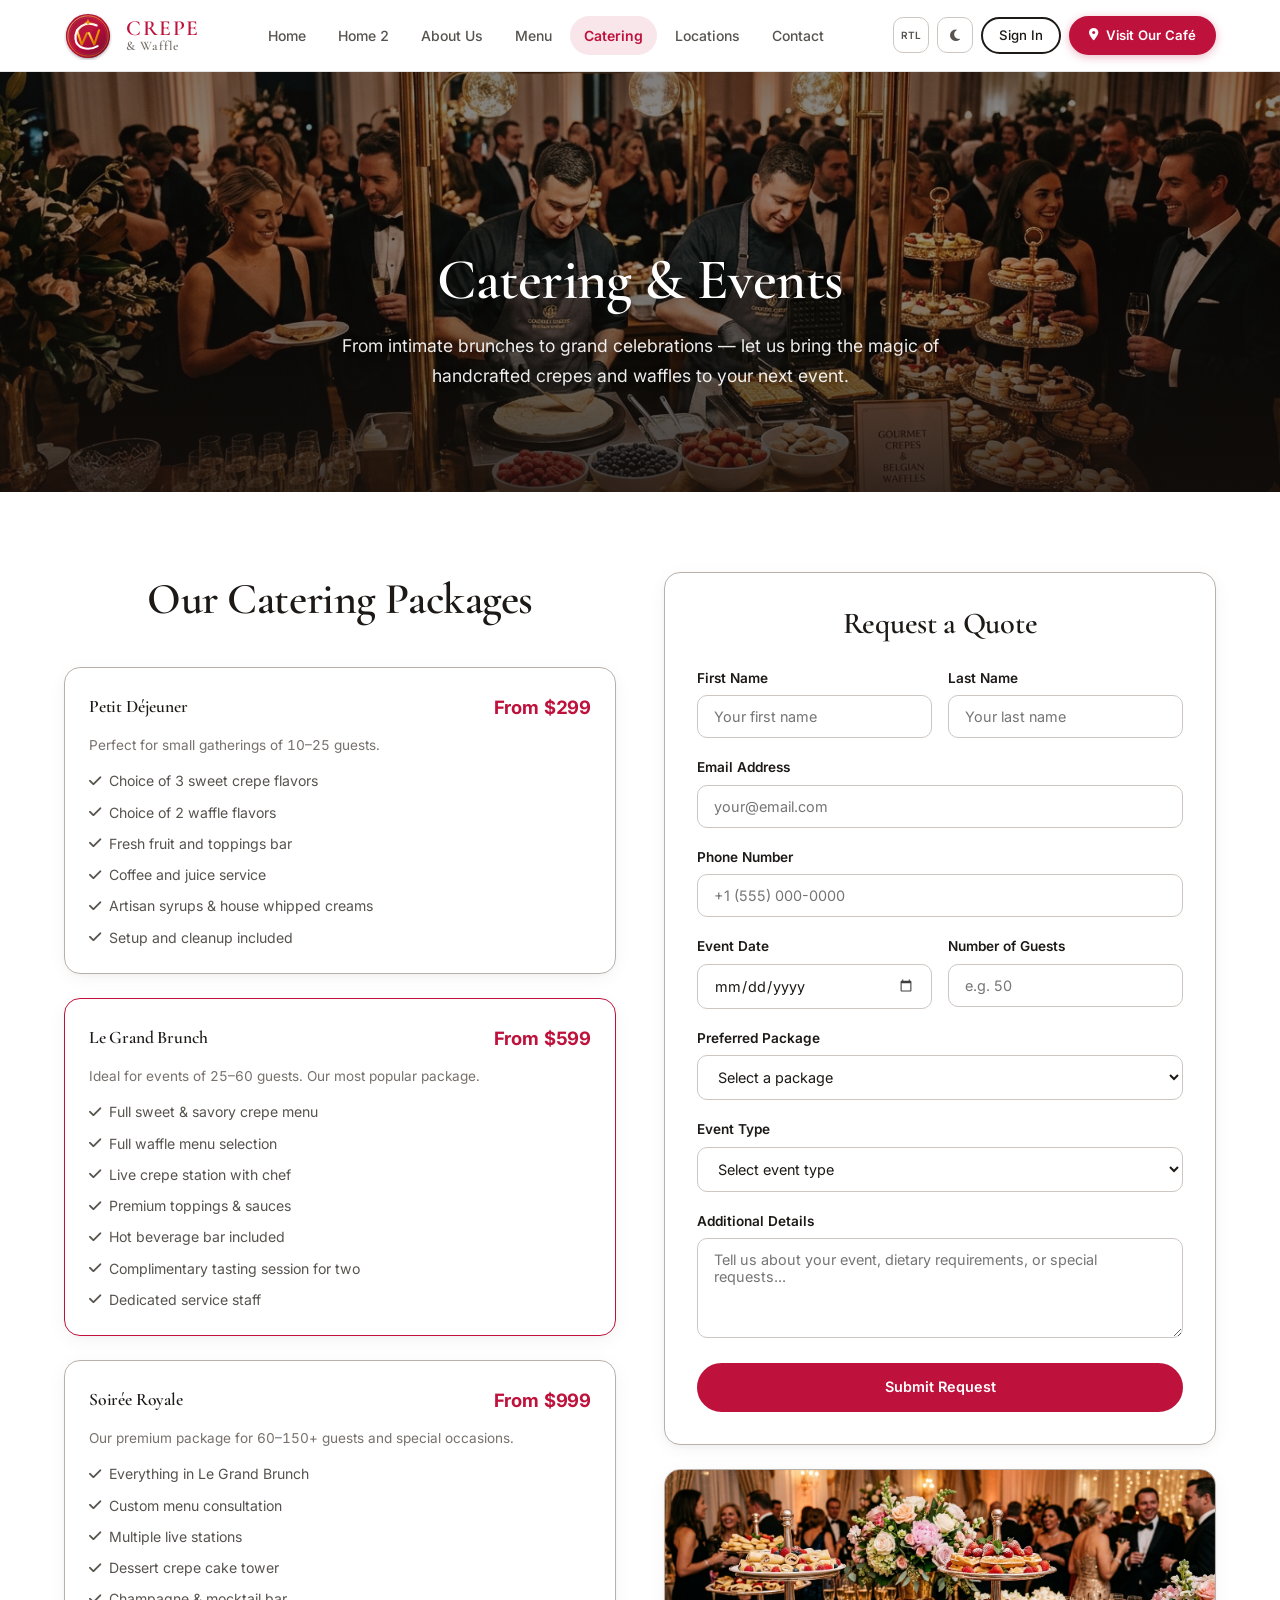
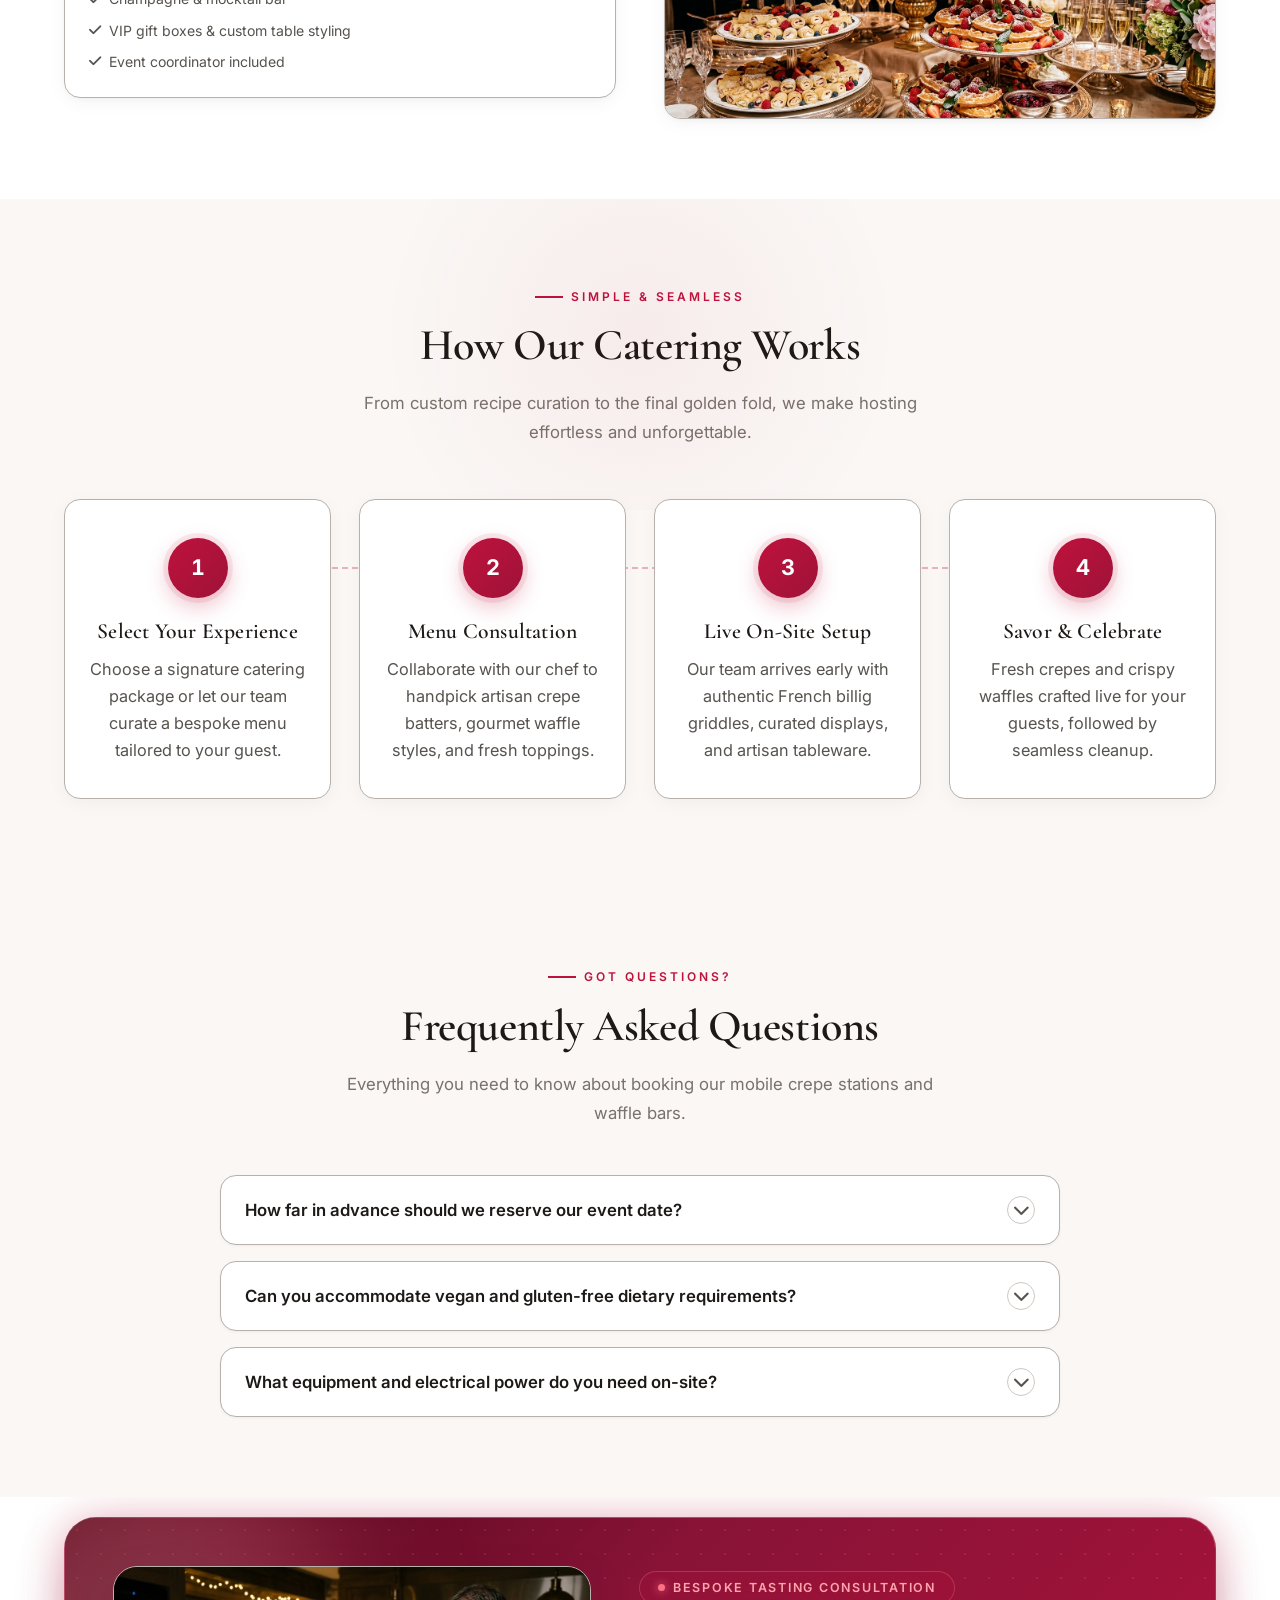
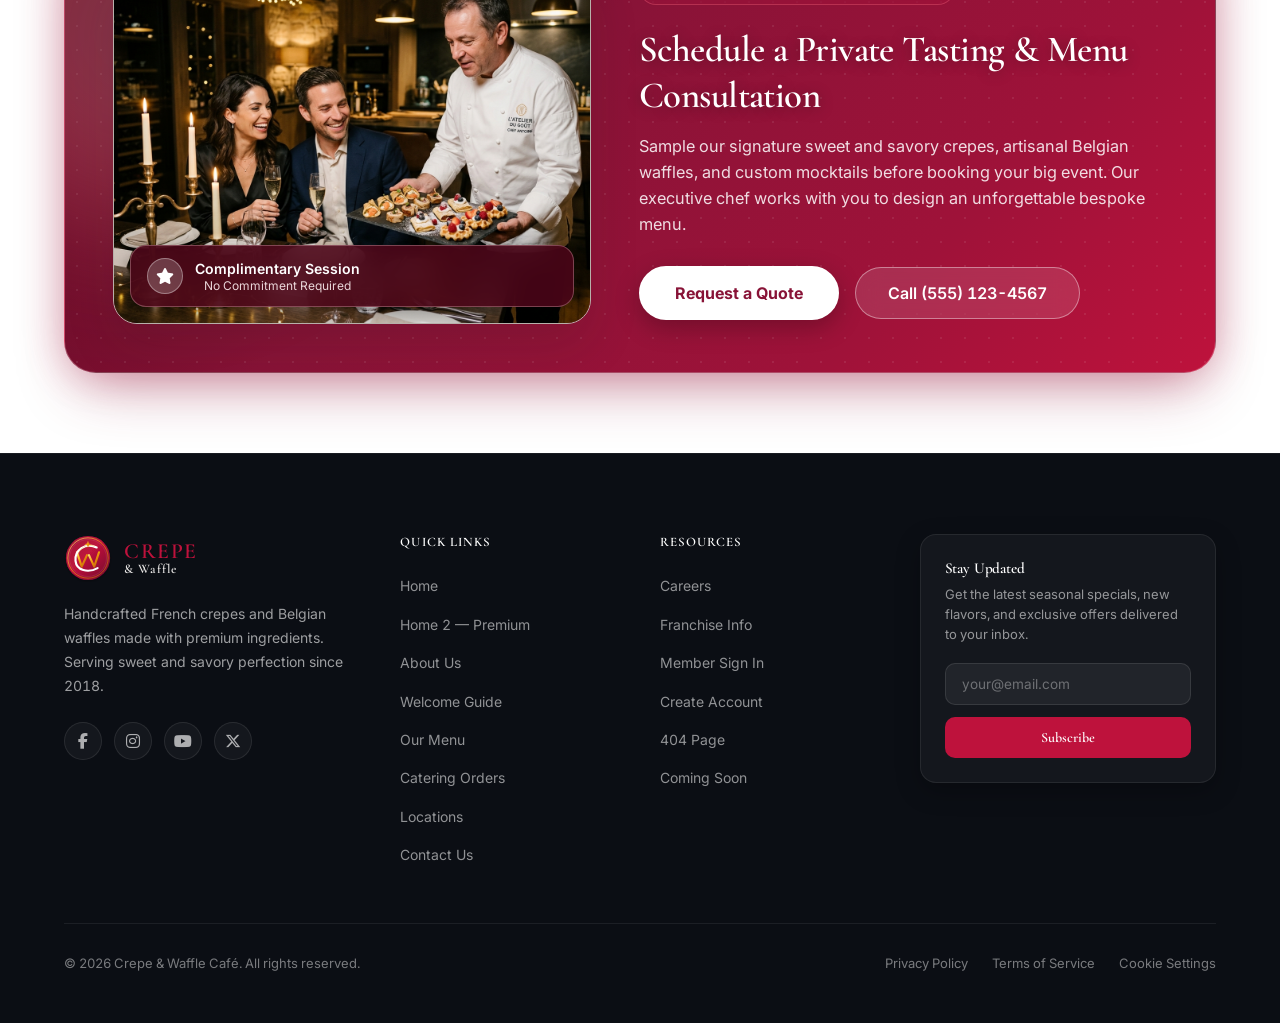
<file: catering.html>
<!DOCTYPE html>
<html lang="en">
<head>
    <meta charset="UTF-8">
    <meta name="viewport" content="width=device-width, initial-scale=1.0">
    <meta name="description" content="Order catering from Crepe & Waffle Café for weddings, corporate events, and private gatherings. Custom crepe and waffle stations.">
    <title>Catering Orders — Crepe & Waffle Café</title>
    <link rel="icon" href="favicon.svg" type="image/svg+xml">
    <link rel="stylesheet" href="https://cdnjs.cloudflare.com/ajax/libs/font-awesome/6.5.1/css/all.min.css">
    <link rel="stylesheet" href="style.css">
    <script src="components.js" defer></script>
</head>
<body>
    <div id="navbar-placeholder"></div>

    <!-- Page Hero -->
    <section class="page-hero">
        <div class="page-hero-bg">
            <img src="assets/images/banner/catering-hero-banner.jpg" alt="Artisan crepe and waffle catering events banner" loading="eager">
        </div>
        <div class="page-hero-overlay"></div>
        <div class="container page-hero-content">
            <h1 class="fade-up">Catering & Events</h1>
            <p class="fade-up">From intimate brunches to grand celebrations — let us bring the magic of handcrafted crepes and waffles to your next event.</p>
        </div>
    </section>



    <!-- Packages + Order Form -->
    <section class="catering-section">
        <div class="container">
            <div class="catering-grid">
                <!-- Packages -->
                <div class="catering-packages">
                    <h2 class="section-title fade-up" style="text-align:center;">Our Catering Packages</h2>

                    <div class="catering-pkg fade-up">
                        <div class="catering-pkg-header">
                            <h4 class="catering-pkg-title">Petit Déjeuner</h4>
                            <span class="catering-pkg-price">From $299</span>
                        </div>
                        <p style="font-size:0.85rem;color:var(--text-muted);margin-bottom:12px;">Perfect for small gatherings of 10–25 guests.</p>
                        <ul>
                            <li><i class="fa-solid fa-check"></i> Choice of 3 sweet crepe flavors</li>
                            <li><i class="fa-solid fa-check"></i> Choice of 2 waffle flavors</li>
                            <li><i class="fa-solid fa-check"></i> Fresh fruit and toppings bar</li>
                            <li><i class="fa-solid fa-check"></i> Coffee and juice service</li>
                            <li><i class="fa-solid fa-check"></i> Artisan syrups & house whipped creams</li>
                            <li><i class="fa-solid fa-check"></i> Setup and cleanup included</li>
                        </ul>
                    </div>

                    <div class="catering-pkg fade-up" style="border-color:var(--primary);">
                        <div class="catering-pkg-header">
                            <h4 class="catering-pkg-title">Le Grand Brunch</h4>
                            <span class="catering-pkg-price">From $599</span>
                        </div>
                        <p style="font-size:0.85rem;color:var(--text-muted);margin-bottom:12px;">Ideal for events of 25–60 guests. Our most popular package.</p>
                        <ul>
                            <li><i class="fa-solid fa-check"></i> Full sweet & savory crepe menu</li>
                            <li><i class="fa-solid fa-check"></i> Full waffle menu selection</li>
                            <li><i class="fa-solid fa-check"></i> Live crepe station with chef</li>
                            <li><i class="fa-solid fa-check"></i> Premium toppings & sauces</li>
                            <li><i class="fa-solid fa-check"></i> Hot beverage bar included</li>
                            <li><i class="fa-solid fa-check"></i> Complimentary tasting session for two</li>
                            <li><i class="fa-solid fa-check"></i> Dedicated service staff</li>
                        </ul>
                    </div>

                    <div class="catering-pkg fade-up">
                        <div class="catering-pkg-header">
                            <h4 class="catering-pkg-title">Soirée Royale</h4>
                            <span class="catering-pkg-price">From $999</span>
                        </div>
                        <p style="font-size:0.85rem;color:var(--text-muted);margin-bottom:12px;">Our premium package for 60–150+ guests and special occasions.</p>
                        <ul>
                            <li><i class="fa-solid fa-check"></i> Everything in Le Grand Brunch</li>
                            <li><i class="fa-solid fa-check"></i> Custom menu consultation</li>
                            <li><i class="fa-solid fa-check"></i> Multiple live stations</li>
                            <li><i class="fa-solid fa-check"></i> Dessert crepe cake tower</li>
                            <li><i class="fa-solid fa-check"></i> Champagne & mocktail bar</li>
                            <li><i class="fa-solid fa-check"></i> VIP gift boxes & custom table styling</li>
                            <li><i class="fa-solid fa-check"></i> Event coordinator included</li>
                        </ul>
                    </div>
                </div>

                <!-- Order Form & Showcase (Right Column) -->
                <div class="catering-sidebar">
                    <div class="catering-form-wrap fade-up">
                        <h3>Request a Quote</h3>
                        <form onsubmit="event.preventDefault(); alert('Your catering request has been submitted! We will contact you within 24 hours.'); this.reset();">
                            <div class="form-row">
                                <div class="form-group">
                                    <label class="form-label" for="cat-fname">First Name</label>
                                    <input type="text" id="cat-fname" class="form-input" placeholder="Your first name" required>
                                </div>
                                <div class="form-group">
                                    <label class="form-label" for="cat-lname">Last Name</label>
                                    <input type="text" id="cat-lname" class="form-input" placeholder="Your last name" required>
                                </div>
                            </div>
                            <div class="form-group">
                                <label class="form-label" for="cat-email">Email Address</label>
                                <input type="email" id="cat-email" class="form-input" placeholder="your@email.com" required>
                            </div>
                            <div class="form-group">
                                <label class="form-label" for="cat-phone">Phone Number</label>
                                <input type="tel" id="cat-phone" class="form-input" placeholder="+1 (555) 000-0000" required>
                            </div>
                            <div class="form-row">
                                <div class="form-group">
                                    <label class="form-label" for="cat-date">Event Date</label>
                                    <input type="date" id="cat-date" class="form-input" required>
                                </div>
                                <div class="form-group">
                                    <label class="form-label" for="cat-guests">Number of Guests</label>
                                    <input type="number" id="cat-guests" class="form-input" placeholder="e.g. 50" min="10" required>
                                </div>
                            </div>
                            <div class="form-group">
                                <label class="form-label" for="cat-package">Preferred Package</label>
                                <select id="cat-package" class="form-select" required>
                                    <option value="">Select a package</option>
                                    <option value="petit">Petit Déjeuner (10–25 guests)</option>
                                    <option value="brunch">Le Grand Brunch (25–60 guests)</option>
                                    <option value="royale">Soirée Royale (60–150+ guests)</option>
                                    <option value="custom">Custom Package</option>
                                </select>
                            </div>
                            <div class="form-group">
                                <label class="form-label" for="cat-type">Event Type</label>
                                <select id="cat-type" class="form-select" required>
                                    <option value="">Select event type</option>
                                    <option value="wedding">Wedding</option>
                                    <option value="corporate">Corporate Event</option>
                                    <option value="birthday">Birthday Party</option>
                                    <option value="baby-shower">Baby Shower</option>
                                    <option value="private">Private Gathering</option>
                                    <option value="other">Other</option>
                                </select>
                            </div>
                            <div class="form-group">
                                <label class="form-label" for="cat-message">Additional Details</label>
                                <textarea id="cat-message" class="form-textarea" placeholder="Tell us about your event, dietary requirements, or special requests..." rows="4"></textarea>
                            </div>
                            <button type="submit" class="btn btn-primary w-full">Submit Request</button>
                        </form>
                    </div>

                    <div class="catering-side-image-card fade-up">
                        <img src="assets/images/catering-gala-spread.jpg" alt="Luxurious catering banquet buffet spread with tiered crepe and waffle towers" loading="lazy">
                    </div>
                </div>
            </div>
        </div>
    </section>

    <!-- ====== HOW IT WORKS (CATERING PROCESS) ====== -->
    <section class="process-section" id="catering-process">
        <div class="container text-center">
            <span class="section-label fade-up">Simple & Seamless</span>
            <h2 class="section-title fade-up">How Our Catering Works</h2>
            <p class="section-desc fade-up">From custom recipe curation to the final golden fold, we make hosting effortless and unforgettable.</p>
            <div class="process-steps">
                <div class="process-step fade-up">
                    <div class="process-step-num">1</div>
                    <h4>Select Your Experience</h4>
                    <p>Choose a signature catering package or let our team curate a bespoke menu tailored to your guest.</p>
                </div>
                <div class="process-step fade-up">
                    <div class="process-step-num">2</div>
                    <h4>Menu Consultation</h4>
                    <p>Collaborate with our chef to handpick artisan crepe batters, gourmet waffle styles, and fresh toppings.</p>
                </div>
                <div class="process-step fade-up">
                    <div class="process-step-num">3</div>
                    <h4>Live On-Site Setup</h4>
                    <p>Our team arrives early with authentic French billig griddles, curated displays, and artisan tableware.</p>
                </div>
                <div class="process-step fade-up">
                    <div class="process-step-num">4</div>
                    <h4>Savor & Celebrate</h4>
                    <p>Fresh crepes and crispy waffles crafted live for your guests, followed by seamless cleanup.</p>
                </div>
            </div>
        </div>
    </section>

    <!-- ====== CATERING FAQ ACCORDION ====== -->
    <section class="faq-section" id="catering-faq">
        <div class="container text-center">
            <span class="section-label fade-up">Got Questions?</span>
            <h2 class="section-title fade-up">Frequently Asked Questions</h2>
            <p class="section-desc fade-up">Everything you need to know about booking our mobile crepe stations and waffle bars.</p>
            <div class="faq-grid">
                <div class="faq-item fade-up">
                    <button class="faq-question" type="button">
                        <span>How far in advance should we reserve our event date?</span>
                        <span class="faq-icon">
                            <i class="fa-solid fa-chevron-down"></i>
                        </span>
                    </button>
                    <div class="faq-answer">
                        <p>We recommend booking at least 2 to 3 weeks in advance for weekend parties. For weddings and corporate galas during peak season, reserving 1 to 2 months early guarantees your preferred date and chef team.</p>
                    </div>
                </div>

                <div class="faq-item fade-up">
                    <button class="faq-question" type="button">
                        <span>Can you accommodate vegan and gluten-free dietary requirements?</span>
                        <span class="faq-icon">
                            <i class="fa-solid fa-chevron-down"></i>
                        </span>
                    </button>
                    <div class="faq-answer">
                        <p>Yes, absolutely! We offer authentic Brittany buckwheat galette batter (naturally 100% gluten-free), dairy-free and vegan waffle batters, organic plant-based fruit toppings, and dedicated allergen-safe preparation griddles.</p>
                    </div>
                </div>

                <div class="faq-item fade-up">
                    <button class="faq-question" type="button">
                        <span>What equipment and electrical power do you need on-site?</span>
                        <span class="faq-icon">
                            <i class="fa-solid fa-chevron-down"></i>
                        </span>
                    </button>
                    <div class="faq-answer">
                        <p>We bring our own commercial French cast-iron griddles, presentation tables, and buffet styling. We simply require access to two standard 15A electrical circuits and a flat 10x10 ft space. For outdoor venues without power, we provide quiet generators upon request.</p>
                    </div>
                </div>
            </div>
        </div>
    </section>

    <!-- ====== CATERING CTA (LEFT-SIDE IMAGE) ====== -->
    <section class="cta-banner" id="catering-cta-section" style="padding: 20px 0 var(--section-pad-y);">
        <div class="container">
            <div class="cta-card cta-card--img-left fade-up">
                <div class="cta-split-glow"></div>
                <!-- Left Side Image -->
                <div class="cta-split-media">
                    <div class="cta-split-img-box">
                        <img src="assets/images/catering-private-tasting.jpg" alt="Executive chef presenting gourmet tasting flight to VIP clients during private consultation" class="cta-split-img" loading="lazy">
                        <div class="cta-split-floating-badge">
                            <div class="cta-floating-icon">
                                <i class="fa-solid fa-star"></i>
                            </div>
                            <div class="cta-floating-text">
                                <strong>Complimentary Session</strong>
                                <span>No Commitment Required</span>
                            </div>
                        </div>
                    </div>
                </div>
                <!-- Right Side Content -->
                <div class="cta-split-content">
                    <span class="cta-badge cta-badge--gold">
                        <span class="cta-badge-dot cta-badge-dot--gold"></span>
                        Bespoke Tasting Consultation
                    </span>
                    <h2 class="cta-title">Schedule a Private Tasting & Menu Consultation</h2>
                    <p class="cta-desc">Sample our signature sweet and savory crepes, artisanal Belgian waffles, and custom mocktails before booking your big event. Our executive chef works with you to design an unforgettable bespoke menu.</p>
                    <div class="cta-buttons">
                        <a href="#catering-form-section" class="btn btn-primary btn-lg btn-cta-white">Request a Quote</a>
                        <a href="tel:+15551234567" class="btn btn-secondary btn-lg btn-cta-glass">Call (555) 123-4567</a>
                    </div>
                </div>
            </div>
        </div>
    </section>

    <div id="footer-placeholder"></div>
</body>
</html>
</file>
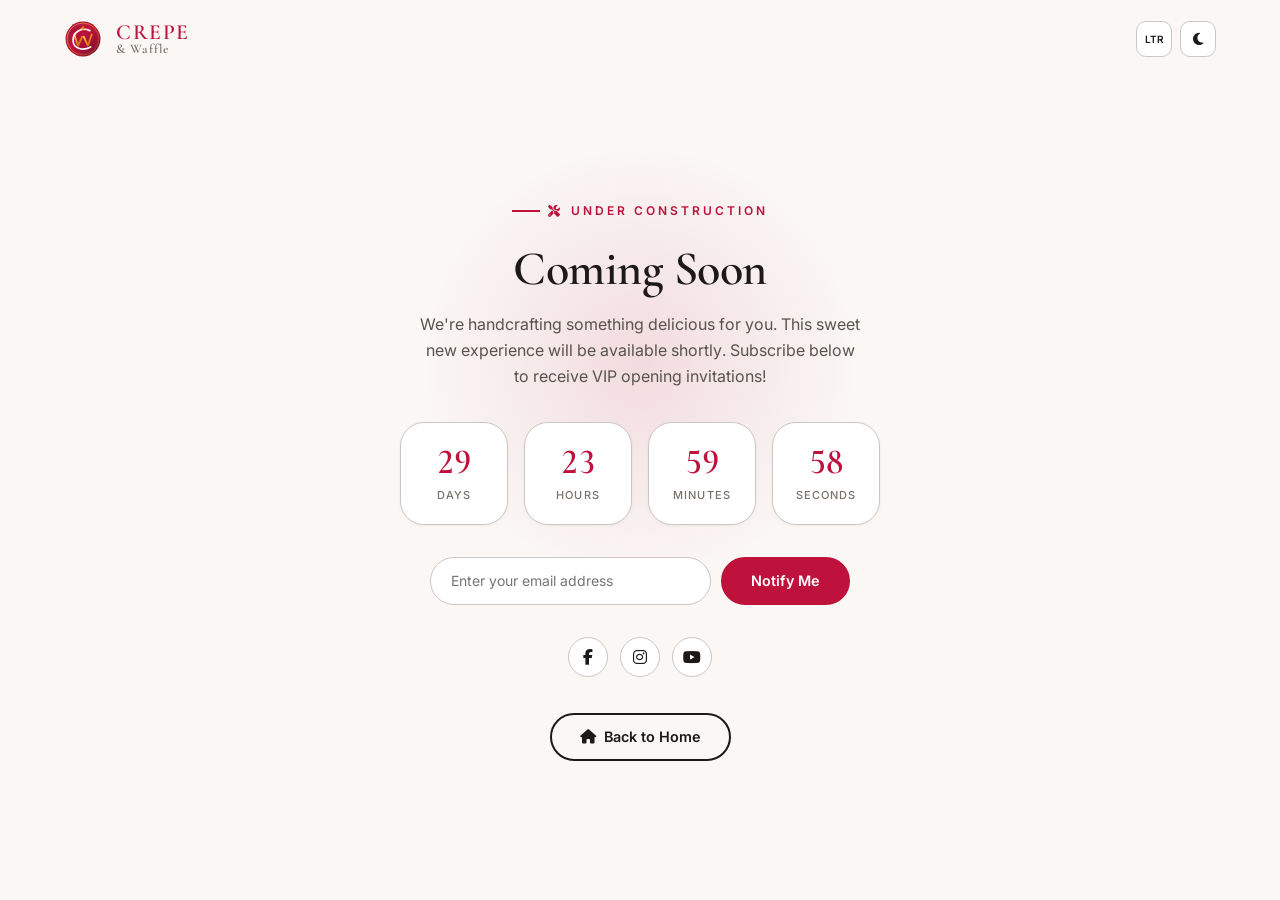
<file: coming-soon.html>
<!DOCTYPE html>
<html lang="en">
<head>
    <meta charset="UTF-8">
    <meta name="viewport" content="width=device-width, initial-scale=1.0">
    <meta name="description" content="Something exciting is coming soon to Crepe & Waffle Café. Stay tuned for handcrafted crepes, artisan waffles, and sweet surprises!">
    <title>Coming Soon — Crepe & Waffle Café</title>
    <link rel="icon" href="favicon.svg" type="image/svg+xml">
        <!-- Font Awesome 6 Icons -->
    <link rel="stylesheet" href="https://cdnjs.cloudflare.com/ajax/libs/font-awesome/6.5.1/css/all.min.css">
<link rel="stylesheet" href="style.css">
    <script src="components.js" defer></script>
</head>
<body class="fullscreen-page">

    <!-- Top Bar in Flow -->
    <header class="fullscreen-topbar">
        <a href="index.html" class="nav-logo" aria-label="Crepe & Waffle Café Home">
            <svg width="38" height="38" viewBox="0 0 100 100" fill="none" xmlns="http://www.w3.org/2000/svg" style="width:38px;height:38px;object-fit:contain;display:block;">
                <defs>
                    <linearGradient id="csMedallionBg" x1="0%" y1="0%" x2="100%" y2="100%">
                        <stop offset="0%" stop-color="#9F1239"/>
                        <stop offset="45%" stop-color="#BE123C"/>
                        <stop offset="100%" stop-color="#700B2B"/>
                    </linearGradient>
                    <linearGradient id="csGold" x1="0%" y1="0%" x2="100%" y2="100%">
                        <stop offset="0%" stop-color="#FEF08A"/>
                        <stop offset="45%" stop-color="#F59E0B"/>
                        <stop offset="100%" stop-color="#B45309"/>
                    </linearGradient>
                </defs>
                <circle cx="50" cy="50" r="46" fill="url(#csMedallionBg)"/>
                <circle cx="50" cy="50" r="42" stroke="url(#csGold)" stroke-width="1.6" opacity="0.9"/>
                <circle cx="50" cy="50" r="38.5" stroke="rgba(255,255,255,0.18)" stroke-width="1"/>
                <path d="M27 38 L37 68 L48 44" stroke="url(#csGold)" stroke-width="4.5" stroke-linecap="round" stroke-linejoin="round"/>
                <path d="M52 44 L63 68 L73 38" stroke="url(#csGold)" stroke-width="4.5" stroke-linecap="round" stroke-linejoin="round"/>
                <line x1="32" y1="53" x2="68" y2="53" stroke="url(#csGold)" stroke-width="2.5" stroke-linecap="round" opacity="0.75"/>
                <path d="M68 28 C44 17, 22 34, 24 56 C26 76, 50 82, 70 71" stroke="#FFFFFF" stroke-width="4.5" stroke-linecap="round"/>
                <path d="M63 25 C45 18, 28 32, 29 50" stroke="url(#csGold)" stroke-width="1.5" stroke-linecap="round" opacity="0.6"/>
                <path d="M50 14 L51.8 19.8 L57.5 21.5 L51.8 23.2 L50 29 L48.2 23.2 L42.5 21.5 L48.2 19.8 Z" fill="url(#csGold)"/>
            </svg>
            <div class="nav-logo-text">
                <span class="brand-top">CREPE</span>
                <span class="brand-bottom">& Waffle</span>
            </div>
        </a>

        <div style="display:flex;gap:0.5rem;align-items:center;">
            <button onclick="toggleDir(event)" class="auth-toggle-btn" title="Toggle Direction" aria-label="Toggle direction">
                <span class="dir-label" style="font-size:0.625rem;font-weight:600;">LTR</span>
            </button>
            <button onclick="toggleTheme(event)" class="auth-toggle-btn" title="Toggle Theme" aria-label="Toggle dark mode">
                <span class="theme-icon-wrap"></span>
            </button>
        </div>
    </header>

    <!-- Main Content -->
    <main class="fullscreen-content">
        <div class="fullscreen-box">
            <!-- Decorative Ambient Glow -->
            <div class="fullscreen-glow"></div>

            <div style="position:relative;z-index:2;">
                <!-- Status Badge -->
                <div class="section-label" style="justify-content:center;margin-bottom:1.25rem;">
                    <i class="fa-solid fa-screwdriver-wrench"></i>
                    Under Construction
                </div>

                <h1 class="coming-title">Coming Soon</h1>
                <p class="coming-desc">
                    We're handcrafting something delicious for you. This sweet new experience will be available shortly. Subscribe below to receive VIP opening invitations!
                </p>

                <!-- 4-Column Live Countdown Timer -->
                <div class="countdown-grid" id="countdown">
                    <div class="countdown-item">
                        <div class="countdown-value" id="cd-days">30</div>
                        <div class="countdown-label">Days</div>
                    </div>
                    <div class="countdown-item">
                        <div class="countdown-value" id="cd-hours">00</div>
                        <div class="countdown-label">Hours</div>
                    </div>
                    <div class="countdown-item">
                        <div class="countdown-value" id="cd-mins">00</div>
                        <div class="countdown-label">Minutes</div>
                    </div>
                    <div class="countdown-item">
                        <div class="countdown-value" id="cd-secs">00</div>
                        <div class="countdown-label">Seconds</div>
                    </div>
                </div>

                <!-- Email Subscription Form -->
                <form class="subscribe-form" onsubmit="event.preventDefault(); alert('Thank you! We will notify you the moment this page launches.'); this.reset();">
                    <input type="email" placeholder="Enter your email address" required aria-label="Email address">
                    <button type="submit" class="btn btn-primary">Notify Me</button>
                </form>

                <!-- Social Links -->
                <div class="coming-socials">
                    <a href="#" class="coming-social-link" aria-label="Facebook"><i class="fa-brands fa-facebook-f"></i></a>
                    <a href="#" class="coming-social-link" aria-label="Instagram"><i class="fa-brands fa-instagram"></i></a>
                    <a href="#" class="coming-social-link" aria-label="YouTube"><i class="fa-brands fa-youtube"></i></a>
                </div>

                <div style="margin-top:2.25rem;">
                    <a href="index.html" class="btn btn-secondary">
                        <i class="fa-solid fa-house"></i>
                        Back to Home
                    </a>
                </div>
            </div>
        </div>
    </main>

    <script>
        document.addEventListener('DOMContentLoaded', function() {
            if (typeof initAuthPage === 'function') initAuthPage();

            // Live Countdown Timer (Target: 30 days from now)
            const targetDate = new Date();
            targetDate.setDate(targetDate.getDate() + 30);

            function updateCountdown() {
                const now = new Date();
                const diff = targetDate - now;
                if (diff <= 0) return;

                const days = Math.floor(diff / (1000 * 60 * 60 * 24));
                const hours = Math.floor((diff % (1000 * 60 * 60 * 24)) / (1000 * 60 * 60));
                const mins = Math.floor((diff % (1000 * 60 * 60)) / (1000 * 60));
                const secs = Math.floor((diff % (1000 * 60)) / 1000);

                const d = document.getElementById('cd-days');
                const h = document.getElementById('cd-hours');
                const m = document.getElementById('cd-mins');
                const s = document.getElementById('cd-secs');

                if (d) d.textContent = String(days).padStart(2, '0');
                if (h) h.textContent = String(hours).padStart(2, '0');
                if (m) m.textContent = String(mins).padStart(2, '0');
                if (s) s.textContent = String(secs).padStart(2, '0');
            }

            updateCountdown();
            setInterval(updateCountdown, 1000);
        });
    </script>
</body>
</html>
</file>
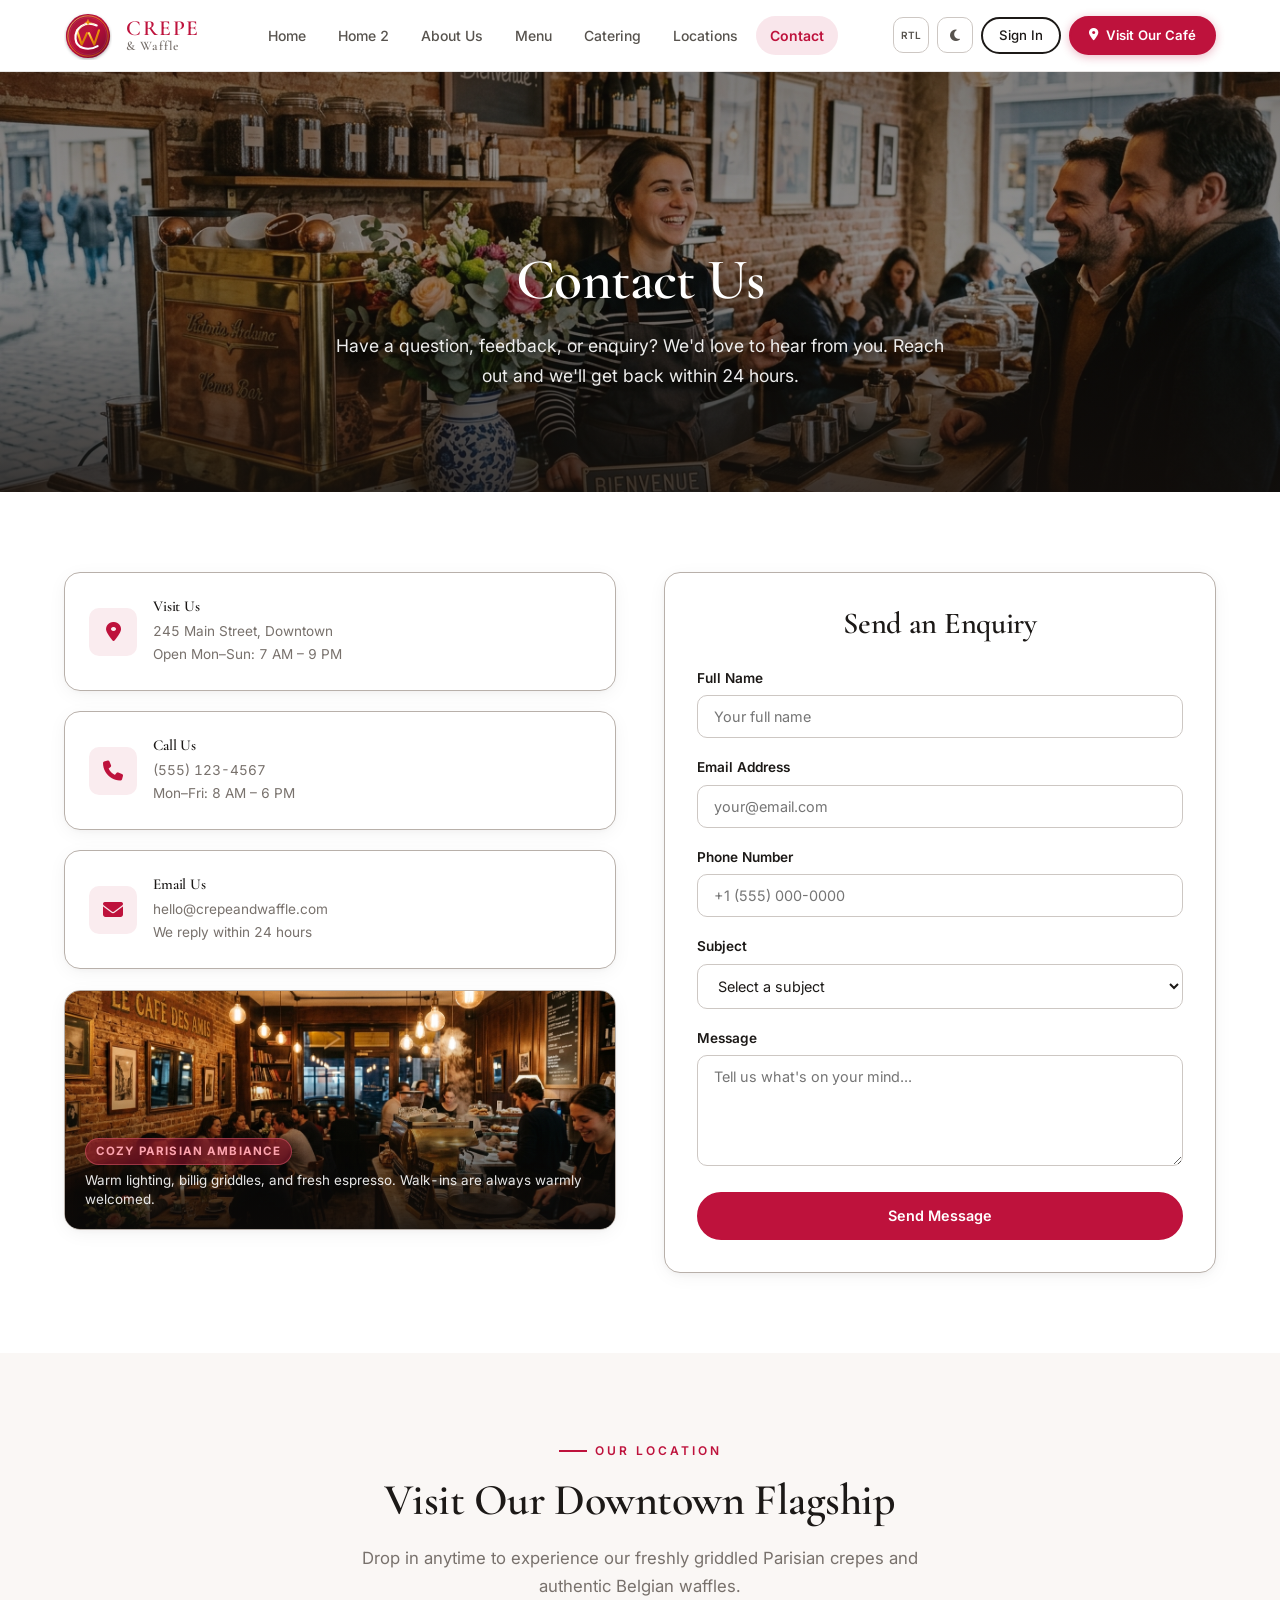
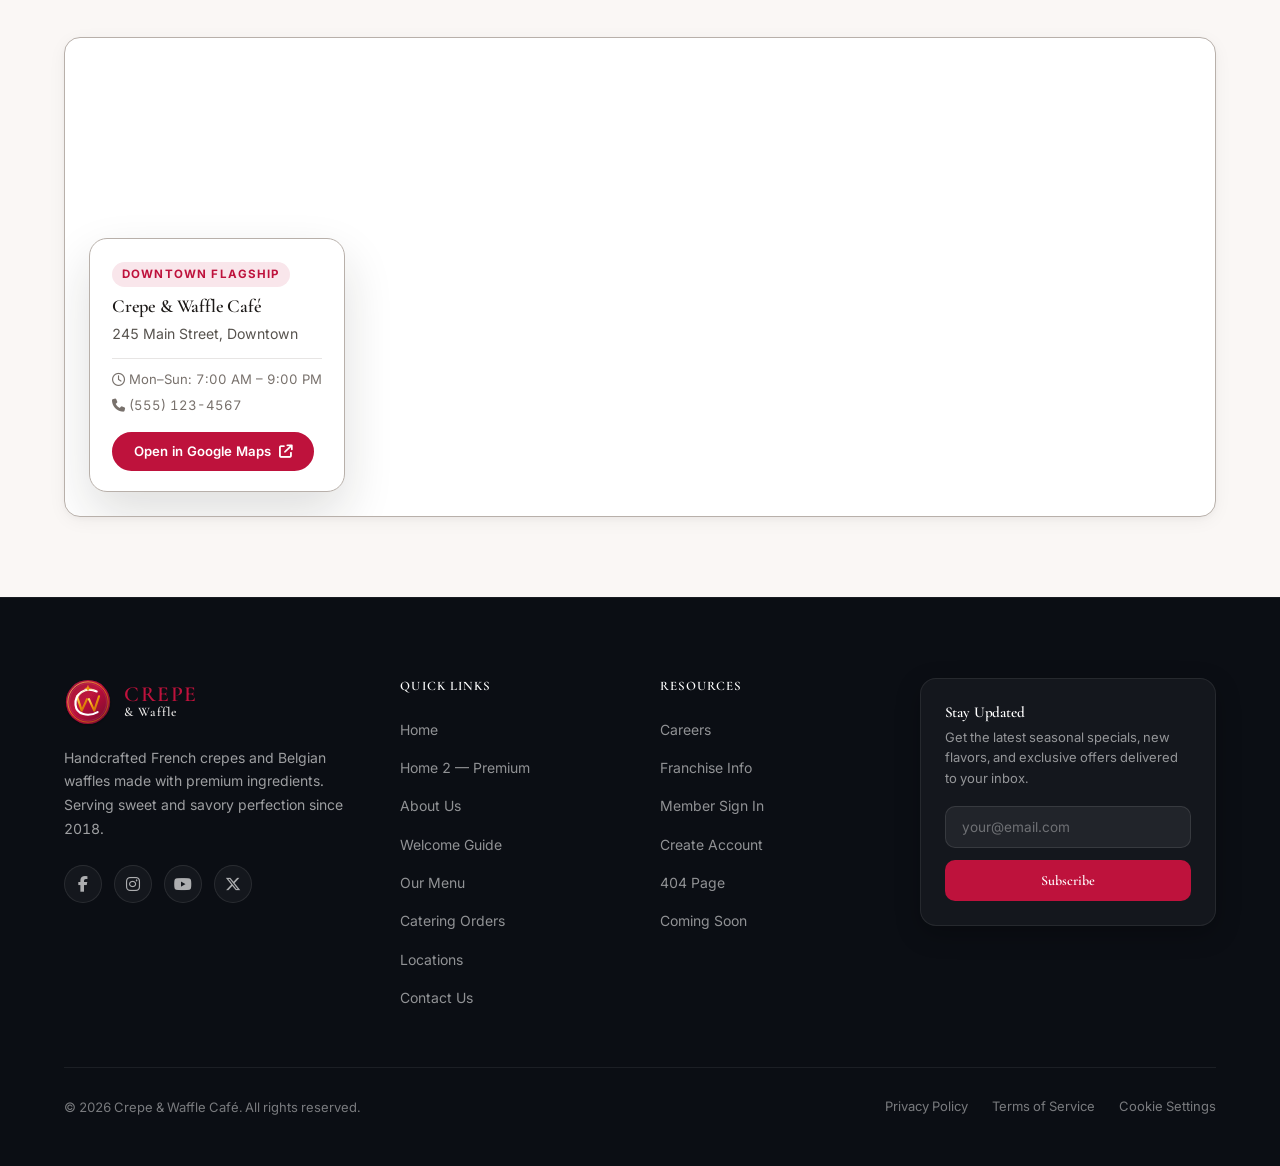
<file: contact.html>
<!DOCTYPE html>
<html lang="en">
<head>
    <meta charset="UTF-8">
    <meta name="viewport" content="width=device-width, initial-scale=1.0">
    <meta name="description" content="Contact Crepe & Waffle Café for enquiries, feedback, or catering requests. We'd love to hear from you.">
    <title>Contact Us — Crepe & Waffle Café</title>
    <link rel="icon" href="favicon.svg" type="image/svg+xml">
    <link rel="stylesheet" href="https://cdnjs.cloudflare.com/ajax/libs/font-awesome/6.5.1/css/all.min.css">
    <link rel="stylesheet" href="style.css">
    <script src="components.js" defer></script>
</head>
<body>
    <div id="navbar-placeholder"></div>

    <!-- Page Hero -->
    <section class="page-hero">
        <div class="page-hero-bg">
            <img src="assets/images/banner/contact-hero-banner.jpg" alt="Get in touch with Crepe and Waffle Cafe banner" loading="eager">
        </div>
        <div class="page-hero-overlay"></div>
        <div class="container page-hero-content">
            <h1 class="fade-up">Contact Us</h1>
            <p class="fade-up">Have a question, feedback, or enquiry? We'd love to hear from you. Reach out and we'll get back within 24 hours.</p>
        </div>
    </section>

    <!-- Contact Section -->
    <section class="contact-section">
        <div class="container">
            <div class="contact-grid">
                <!-- Contact Info Cards -->
                <div class="contact-info-cards">
                    <div class="contact-info-card fade-up">
                        <div class="contact-info-icon">
                            <i class="fa-solid fa-location-dot"></i>
                        </div>
                        <div class="contact-info-text">
                            <h4>Visit Us</h4>
                            <p>245 Main Street, Downtown<br>Open Mon–Sun: 7 AM – 9 PM</p>
                        </div>
                    </div>
                    <div class="contact-info-card fade-up">
                        <div class="contact-info-icon">
                            <i class="fa-solid fa-phone"></i>
                        </div>
                        <div class="contact-info-text">
                            <h4>Call Us</h4>
                            <p>(555) 123-4567<br>Mon–Fri: 8 AM – 6 PM</p>
                        </div>
                    </div>
                    <div class="contact-info-card fade-up">
                        <div class="contact-info-icon">
                            <i class="fa-solid fa-envelope"></i>
                        </div>
                        <div class="contact-info-text">
                            <h4>Email Us</h4>
                            <p>hello@crepeandwaffle.com<br>We reply within 24 hours</p>
                        </div>
                    </div>

                    <div class="contact-image-card fade-up">
                        <img src="assets/images/contact-cafe-ambiance.jpg" alt="Cozy Parisian café interior with warm lighting, billig griddles and espresso" loading="lazy">
                        <div class="contact-image-overlay">
                            <span class="contact-image-tag">Cozy Parisian Ambiance</span>
                            <p>Warm lighting, billig griddles, and fresh espresso. Walk-ins are always warmly welcomed.</p>
                        </div>
                    </div>
                </div>

                <!-- Contact Form -->
                <div class="contact-form-wrap fade-up">
                    <h3>Send an Enquiry</h3>
                    <form onsubmit="event.preventDefault(); alert('Thank you for your message! We will get back to you within 24 hours.'); this.reset();">
                        <div class="form-group">
                            <label class="form-label" for="contact-name">Full Name</label>
                            <input type="text" id="contact-name" class="form-input" placeholder="Your full name" required>
                        </div>
                        <div class="form-group">
                            <label class="form-label" for="contact-email">Email Address</label>
                            <input type="email" id="contact-email" class="form-input" placeholder="your@email.com" required>
                        </div>
                        <div class="form-group">
                            <label class="form-label" for="contact-phone">Phone Number</label>
                            <input type="tel" id="contact-phone" class="form-input" placeholder="+1 (555) 000-0000">
                        </div>
                        <div class="form-group">
                            <label class="form-label" for="contact-subject">Subject</label>
                            <select id="contact-subject" class="form-select" required>
                                <option value="">Select a subject</option>
                                <option value="general">General Enquiry</option>
                                <option value="catering">Catering Request</option>
                                <option value="feedback">Feedback</option>
                                <option value="partnership">Business Partnership</option>
                                <option value="careers">Careers</option>
                                <option value="other">Other</option>
                            </select>
                        </div>
                        <div class="form-group">
                            <label class="form-label" for="contact-message">Message</label>
                            <textarea id="contact-message" class="form-textarea" placeholder="Tell us what's on your mind..." rows="5" required></textarea>
                        </div>
                        <button type="submit" class="btn btn-primary w-full">Send Message</button>
                    </form>
                </div>
            </div>
        </div>
    </section>

    <!-- ====== LIVE MAP SECTION ====== -->
    <section class="map-section" id="map-section">
        <div class="container text-center">
            <span class="section-label fade-up">Our Location</span>
            <h2 class="section-title fade-up">Visit Our Downtown Flagship</h2>
            <p class="section-desc fade-up" style="max-width:580px;margin:0 auto 10px;">Drop in anytime to experience our freshly griddled Parisian crepes and authentic Belgian waffles.</p>
            <div class="map-wrap fade-up">
                <iframe 
                    class="live-map-frame"
                    title="Crepe & Waffle Café Downtown Location"
                    src="https://maps.google.com/maps?q=245+Main+Street,+Downtown&t=&z=15&ie=UTF8&iwloc=&output=embed" 
                    width="100%" 
                    height="100%" 
                    style="border:0;" 
                    allowfullscreen="" 
                    loading="lazy" 
                    referrerpolicy="no-referrer-when-downgrade">
                </iframe>
                <div class="map-floating-card">
                    <span class="map-floating-badge">Downtown Flagship</span>
                    <h4>Crepe & Waffle Café</h4>
                    <p class="map-floating-addr">245 Main Street, Downtown</p>
                    <div class="map-floating-meta">
                        <span><i class="fa-regular fa-clock"></i> Mon–Sun: 7:00 AM – 9:00 PM</span>
                        <span><i class="fa-solid fa-phone"></i> (555) 123-4567</span>
                    </div>
                    <a href="https://maps.google.com/?q=245+Main+Street,+Downtown" target="_blank" rel="noopener noreferrer" class="btn btn-primary btn-sm">
                        <span>Open in Google Maps</span>
                        <i class="fa-solid fa-arrow-up-right-from-square"></i>
                    </a>
                </div>
            </div>
        </div>
    </section>

    <div id="footer-placeholder"></div>
</body>
</html>
</file>
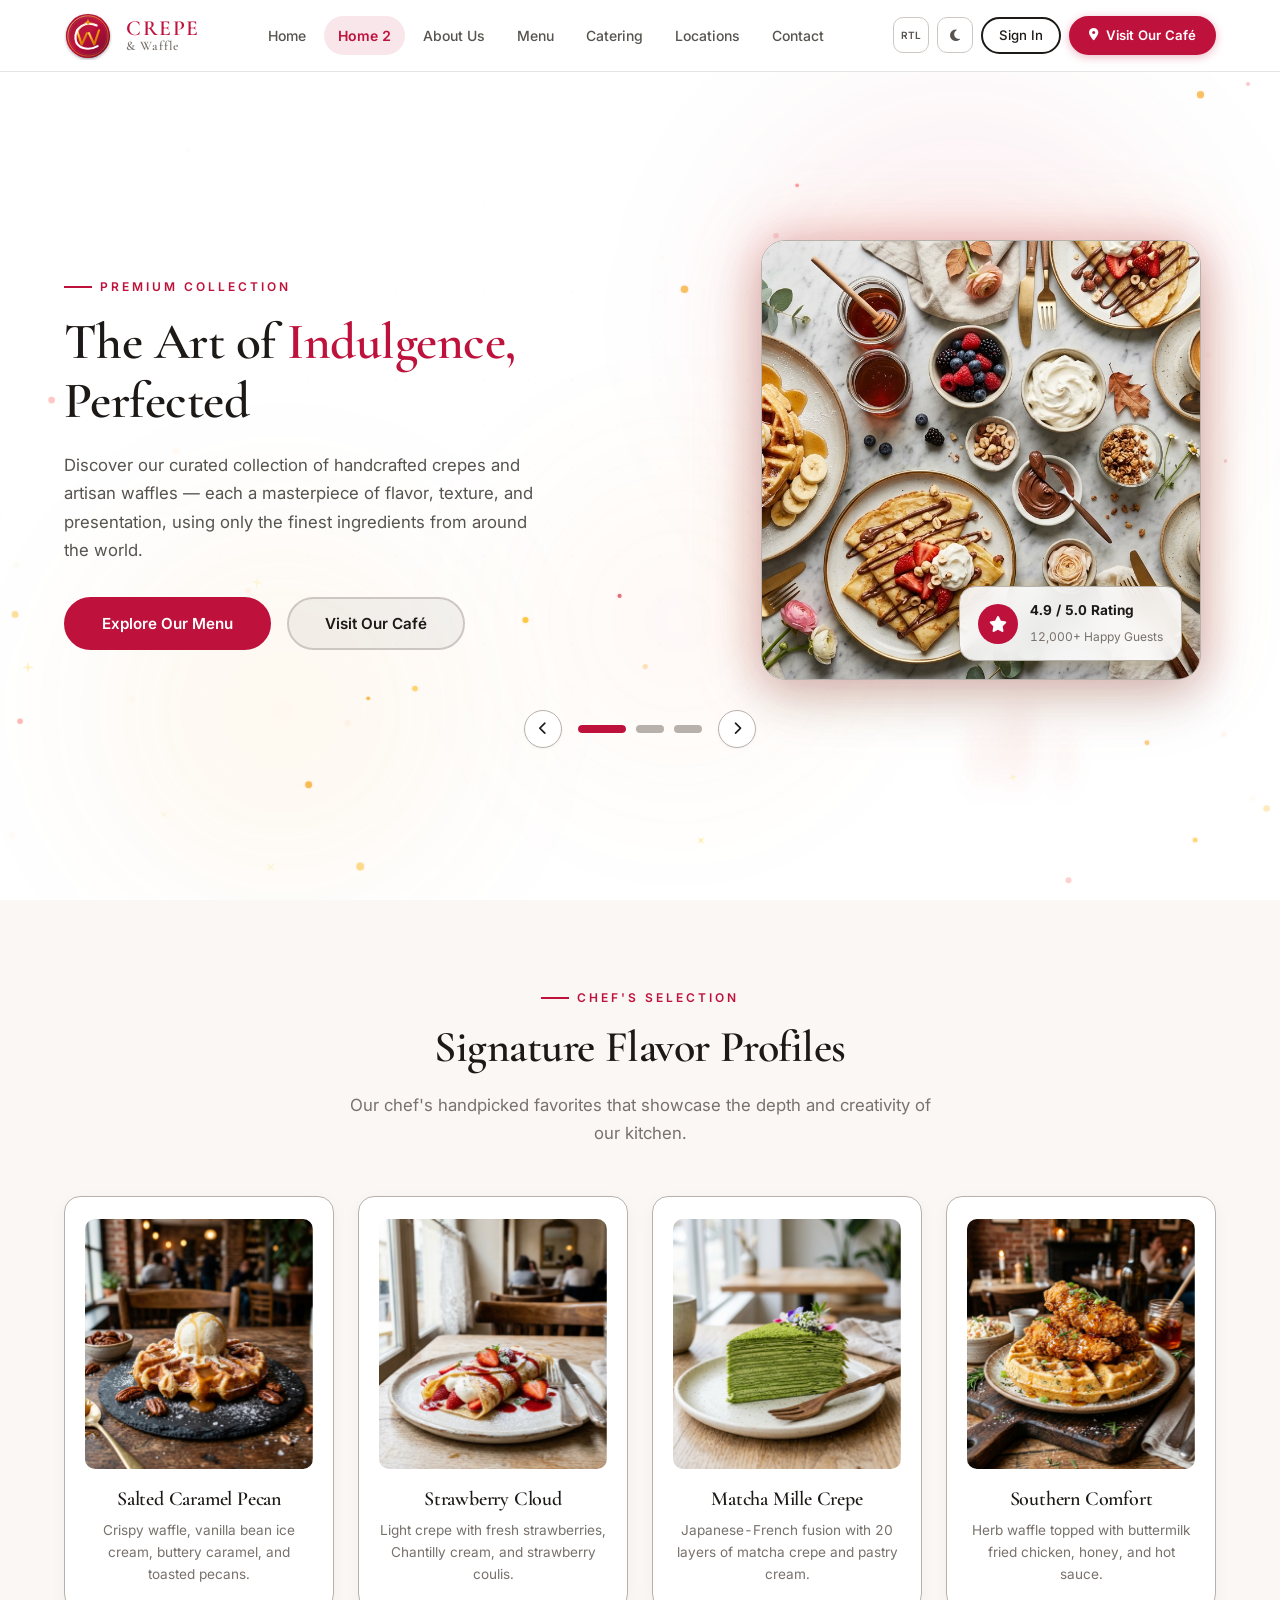
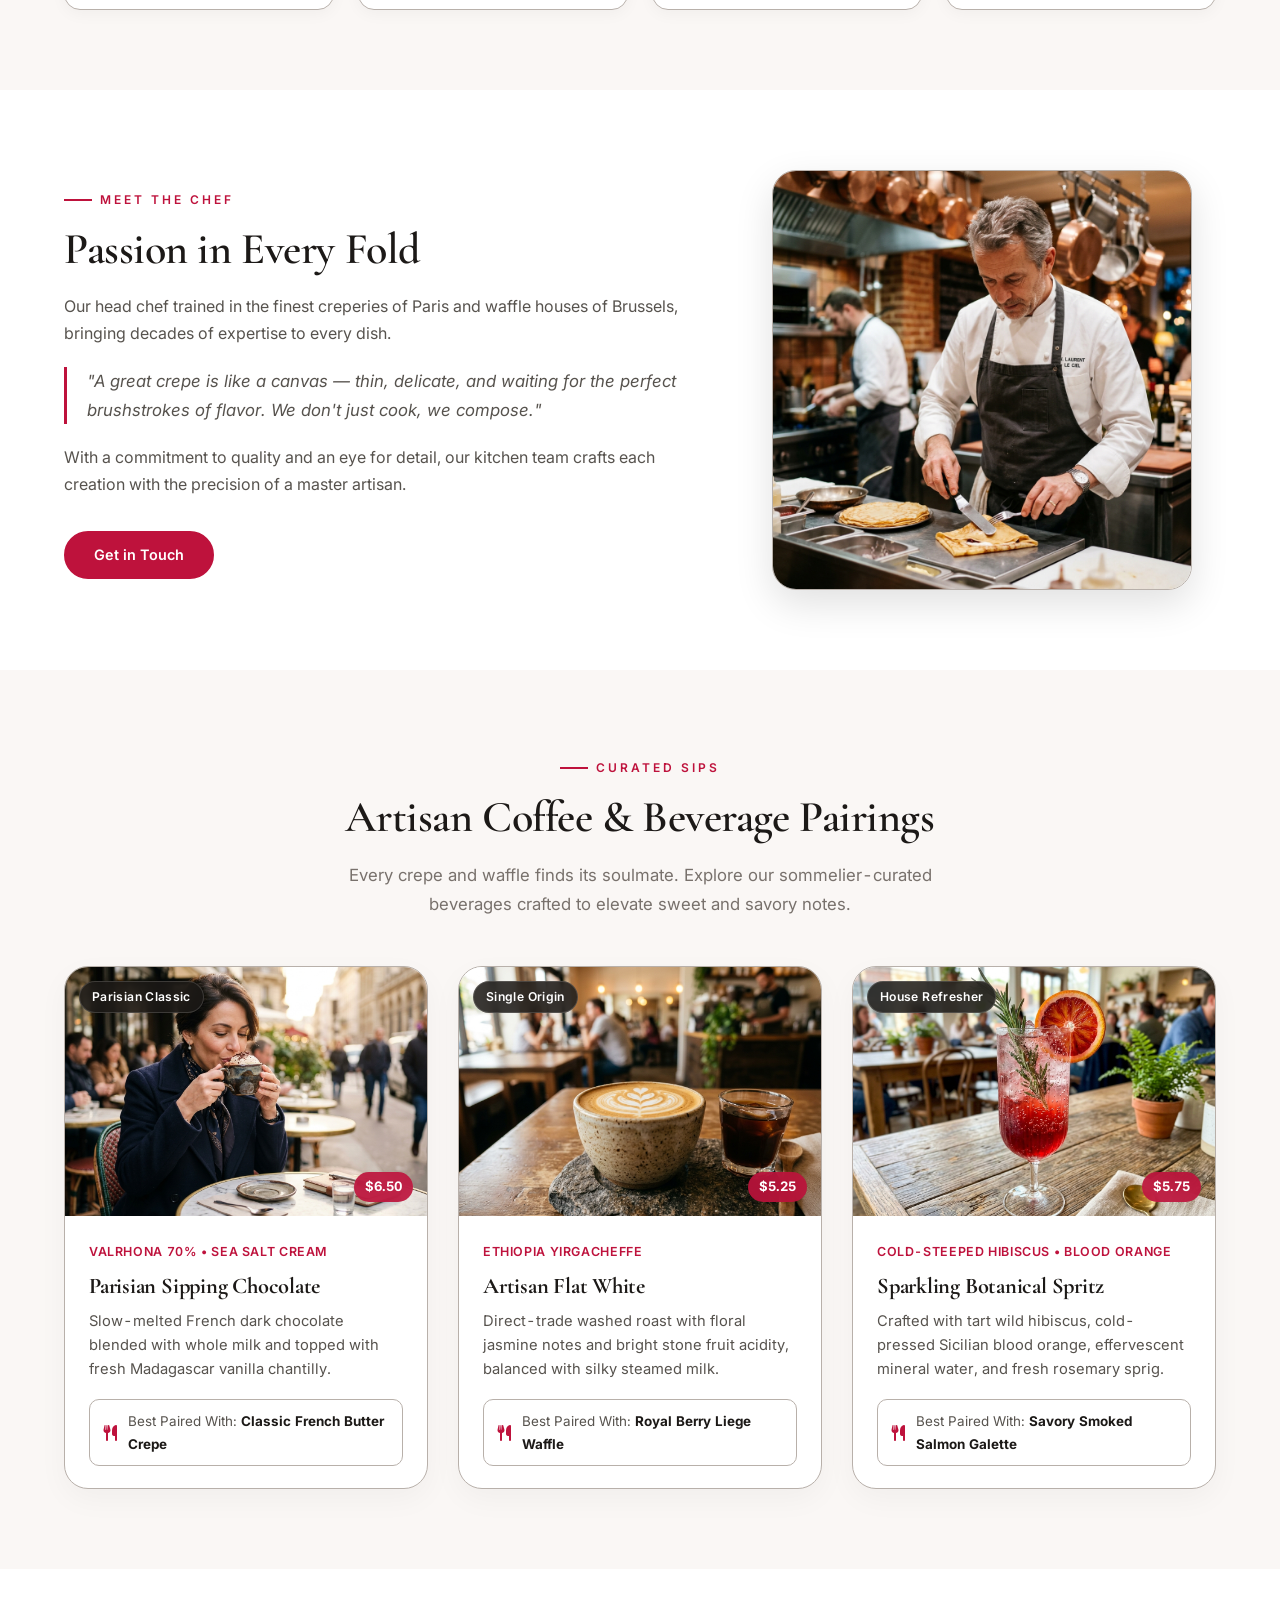
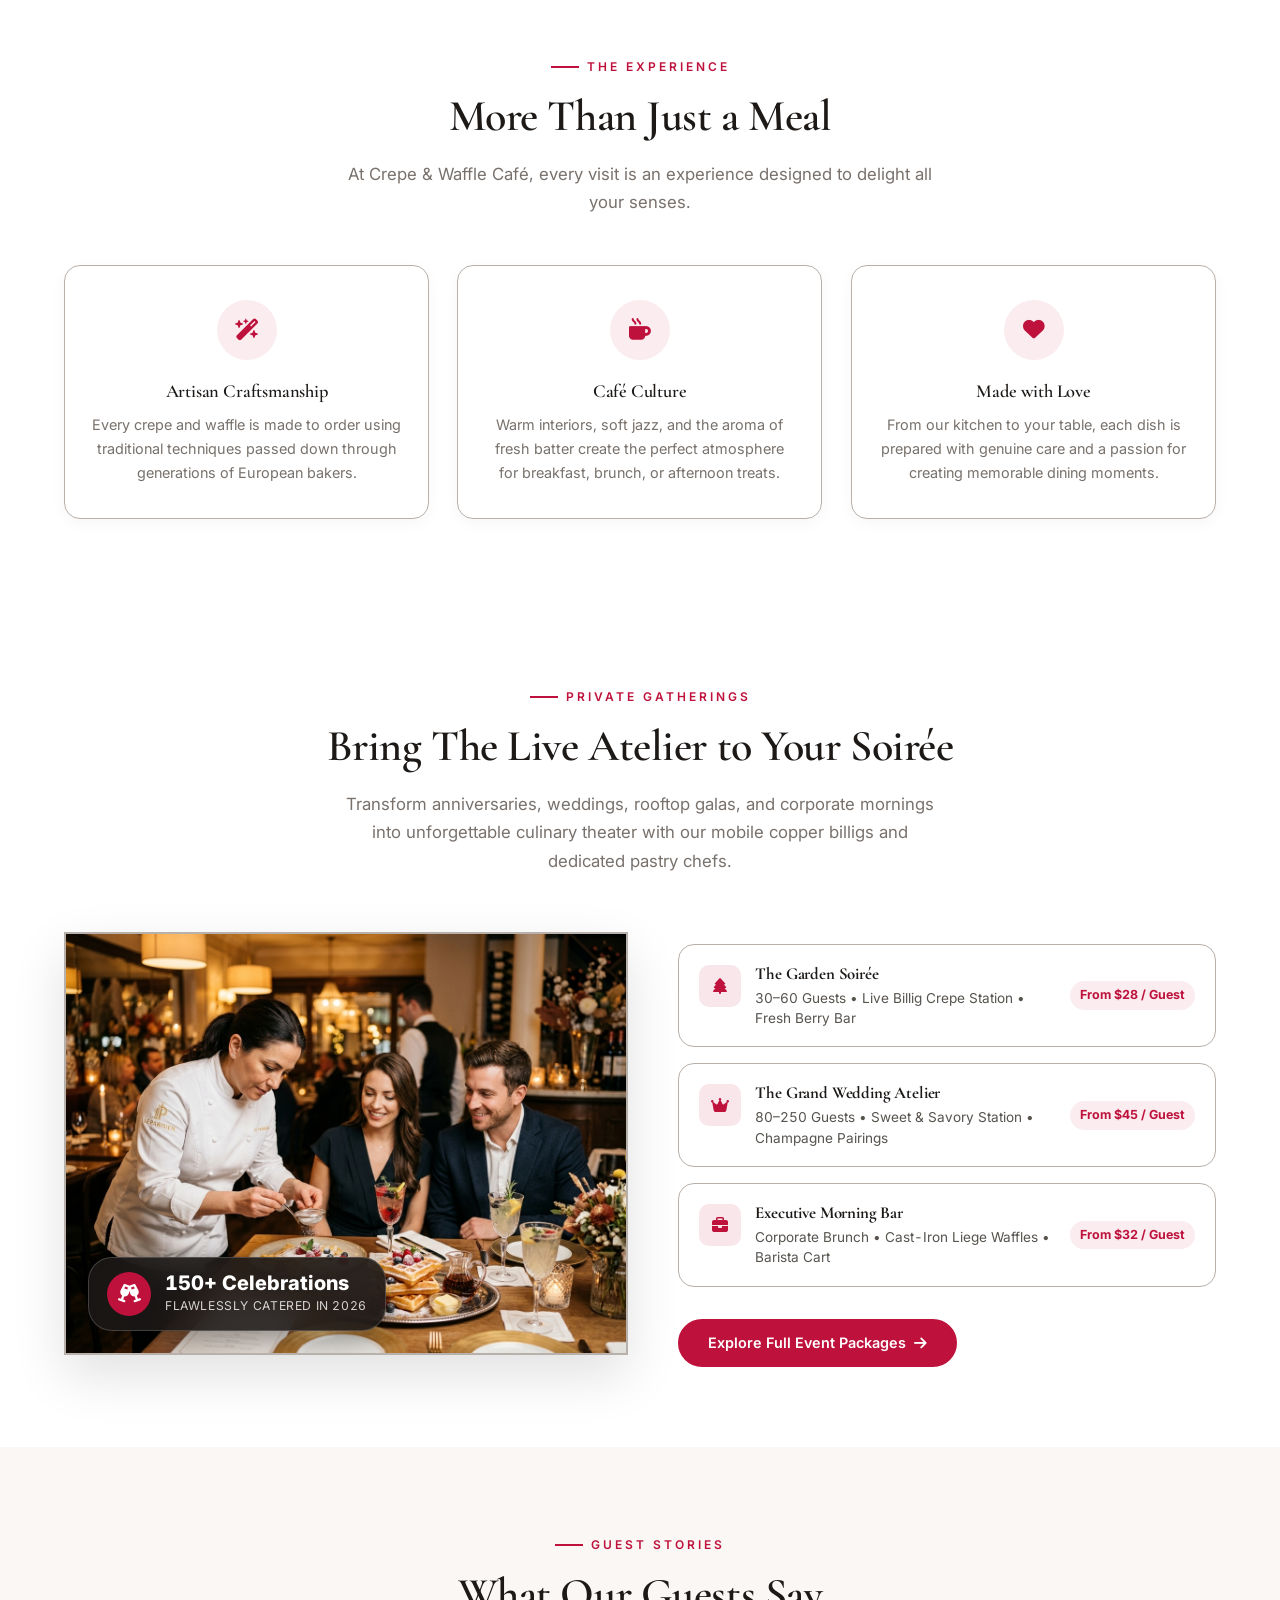
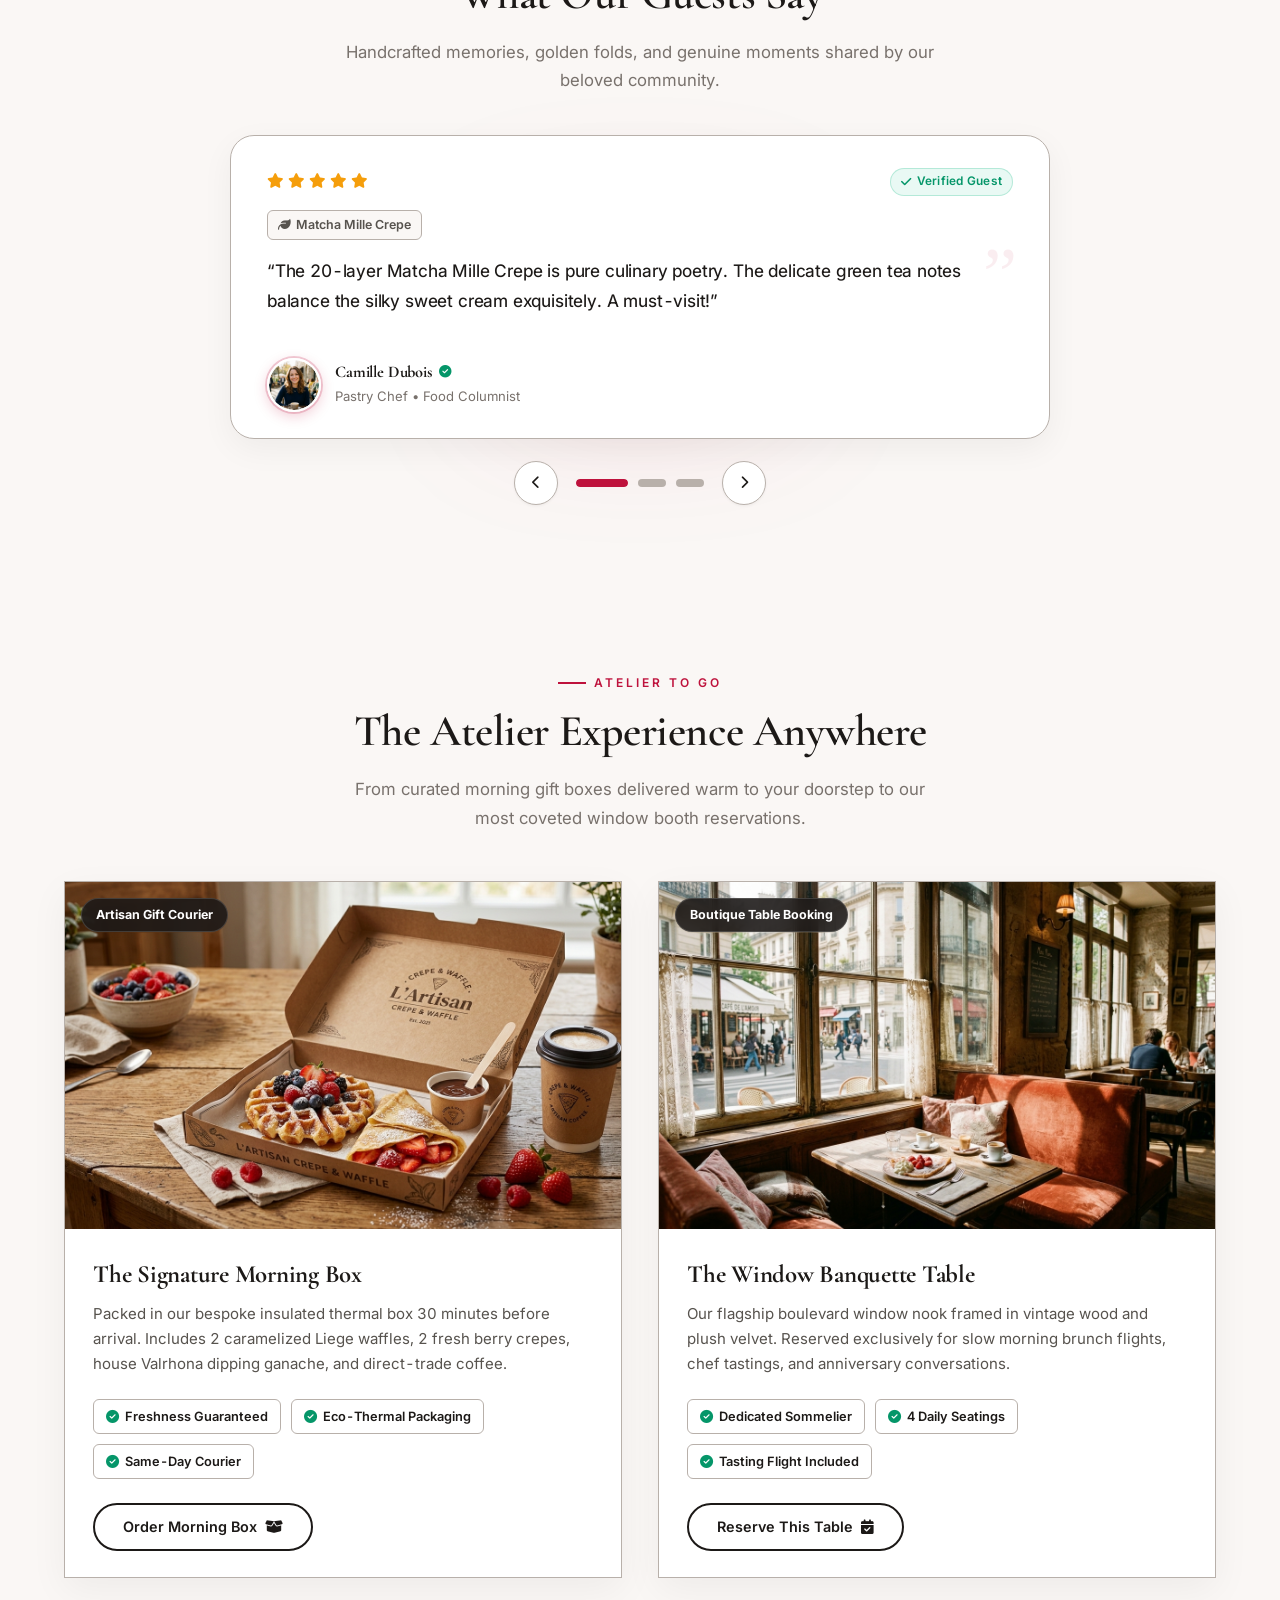
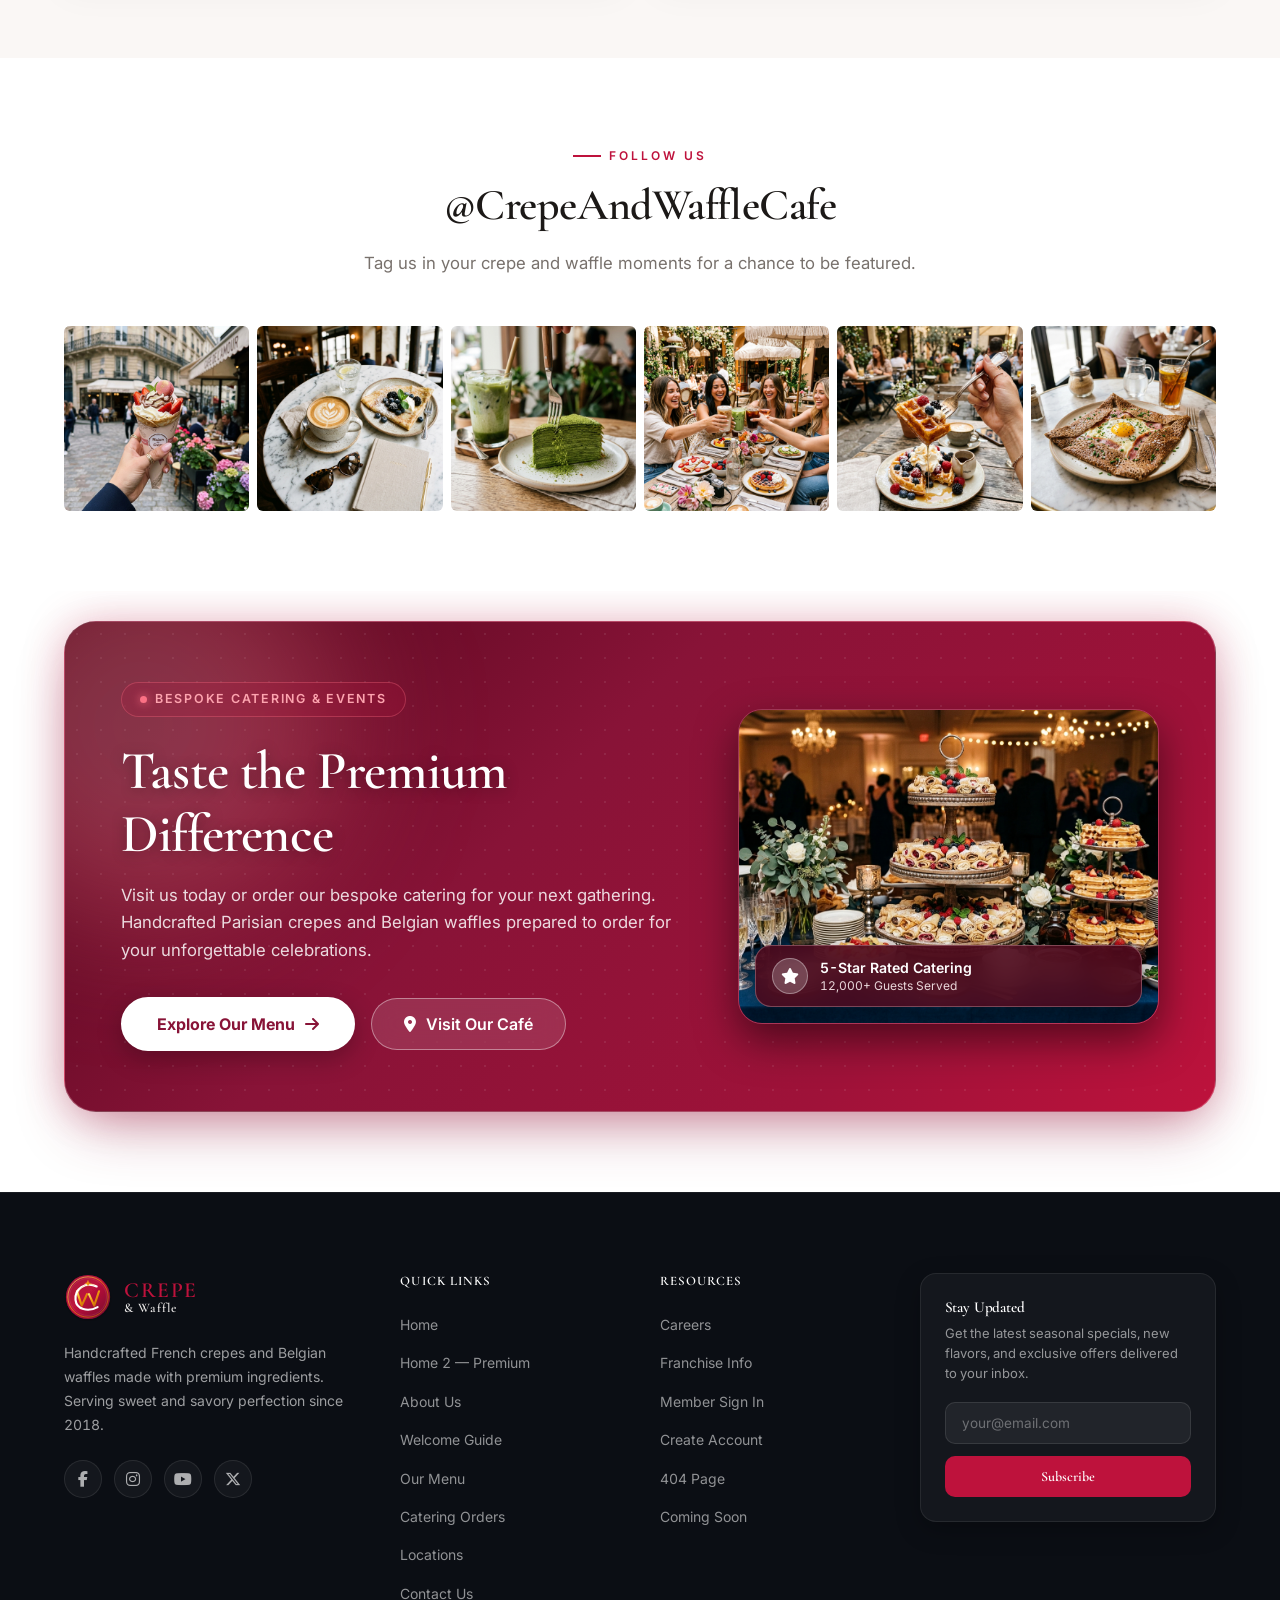
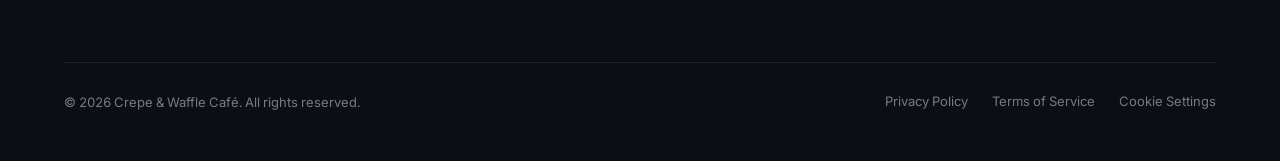
<file: home2.html>
<!DOCTYPE html>
<html lang="en">
<head>
    <meta charset="UTF-8">
    <meta name="viewport" content="width=device-width, initial-scale=1.0">
    <meta name="description" content="Crepe & Waffle Café Premium — Experience our artisan crepes and Belgian waffles in a luxurious setting. Explore our premium flavors and chef's specials.">
    <title>Crepe & Waffle Café — Premium Experience</title>
    <link rel="icon" href="favicon.svg" type="image/svg+xml">
        <!-- Font Awesome 6 Icons -->
    <link rel="stylesheet" href="https://cdnjs.cloudflare.com/ajax/libs/font-awesome/6.5.1/css/all.min.css">
    <link rel="stylesheet" href="style.css?v=1.2">
    <script src="components.js" defer></script>
</head>
<body>
    <div id="navbar-placeholder"></div>

    <!-- ====== HERO 2 — 3-SLIDE SPLIT CAROUSEL ====== -->
    <section class="hero2-section" id="hero2-section">
        <!-- Hero Thematic Background Animation & Ambient Atmosphere -->
        <div class="hero-theme-bg" aria-hidden="true">
            <div class="hero-ambient-glow orb-berry"></div>
            <div class="hero-ambient-glow orb-honey"></div>
            <div class="hero-ambient-glow orb-espresso"></div>
            <div class="hero-waffle-lattice"></div>
            <div class="hero-steam-container" id="hero-steam-container">
                <span class="steam-wisp steam-1"></span>
                <span class="steam-wisp steam-2"></span>
                <span class="steam-wisp steam-3"></span>
                <span class="steam-wisp steam-4"></span>
            </div>
            <canvas class="hero-particle-canvas" id="hero-particle-canvas"></canvas>
            <div class="hero-mouse-spotlight" id="hero-mouse-spotlight"></div>
        </div>

        <div class="hero2-slider" id="hero2-slider">
            <!-- Slide 1: Premium Indulgence -->
            <div class="hero2-slide active" data-index="0">
                <div class="hero2-grid">
                    <div class="hero2-text">
                        <span class="section-label">Premium Collection</span>
                        <h1>The Art of <span class="hero-title-accent">Indulgence,</span> Perfected</h1>
                        <p>Discover our curated collection of handcrafted crepes and artisan waffles — each a masterpiece of flavor, texture, and presentation, using only the finest ingredients from around the world.</p>
                        <div class="hero-ctas">
                            <a href="menu.html" class="btn btn-primary btn-lg">Explore Our Menu</a>
                            <a href="locations.html" class="btn btn-secondary btn-lg">Visit Our Café</a>
                        </div>
                    </div>
                    <div class="hero2-img-wrap">
                        <img src="assets/images/hero2-premium.jpg" alt="Premium artisan brunch spread with crepes and waffles" loading="eager">
                        <div class="hero2-floating-badge">
                            <div class="hero2-floating-badge-icon">
                                <i class="fa-solid fa-star"></i>
                            </div>
                            <div class="hero2-floating-badge-text">
                                <strong>4.9 / 5.0 Rating</strong>
                                <span>12,000+ Happy Guests</span>
                            </div>
                        </div>
                    </div>
                </div>
            </div>

            <!-- Slide 2: Golden Belgian Waffles -->
            <div class="hero2-slide" data-index="1">
                <div class="hero2-grid">
                    <div class="hero2-text">
                        <span class="section-label">Artisan Belgian Waffles</span>
                        <h1>Crispy Outside, <span class="hero-title-accent">Cloud-Soft</span> Inside</h1>
                        <p>Crafted with imported pearl sugar from Liege and pure vanilla bean batter, caramelized to golden perfection on authentic cast-iron griddles with farm-fresh berries and velvety cream.</p>
                        <div class="hero-ctas">
                            <a href="menu.html" class="btn btn-primary btn-lg">Explore Our Menu</a>
                            <a href="locations.html" class="btn btn-secondary btn-lg">Visit Our Café</a>
                        </div>
                    </div>
                    <div class="hero2-img-wrap">
                        <img src="assets/images/home2-liege-waffle.jpg" alt="Artisan Liege pearl sugar waffle with berries and vanilla bean cream" loading="lazy">
                        <div class="hero2-floating-badge">
                            <div class="hero2-floating-badge-icon">
                                <i class="fa-solid fa-award"></i>
                            </div>
                            <div class="hero2-floating-badge-text">
                                <strong>Liege Pearl Sugar</strong>
                                <span>Authentic Belgian Recipe</span>
                            </div>
                        </div>
                    </div>
                </div>
            </div>

            <!-- Slide 3: Bespoke Catering & Live Stations -->
            <div class="hero2-slide" data-index="2">
                <div class="hero2-grid">
                    <div class="hero2-text">
                        <span class="section-label">Bespoke Event Catering</span>
                        <h1>Elevate Events with <span class="hero-title-accent">Live Stations</span></h1>
                        <p>Bring the sensory theater of a Parisian street café directly to your wedding, corporate gala, or private brunch with our master chefs folding delicate crepes and baking waffles live on-site.</p>
                        <div class="hero-ctas">
                            <a href="catering.html" class="btn btn-primary btn-lg">Catering Packages</a>
                            <a href="locations.html" class="btn btn-secondary btn-lg">Visit Our Café</a>
                        </div>
                    </div>
                    <div class="hero2-img-wrap">
                        <img src="assets/images/chef-making-crepe.jpg" alt="Master chef preparing crepes live for catering event" loading="lazy">
                        <div class="hero2-floating-badge">
                            <div class="hero2-floating-badge-icon">
                                <i class="fa-solid fa-users"></i>
                            </div>
                            <div class="hero2-floating-badge-text">
                                <strong>Live Chef Service</strong>
                                <span>Private & Corporate Events</span>
                            </div>
                        </div>
                    </div>
                </div>
            </div>
        </div>

        <!-- Slider Navigation Controls -->
        <div class="hero2-slider-controls">
            <button class="hero2-nav-arrow" id="hero2-prev" aria-label="Previous slide">
                <i class="fa-solid fa-chevron-left"></i>
            </button>

            <div class="hero2-slider-dots" id="hero2-dots">
                <button class="hero2-dot active" data-index="0" aria-label="Slide 1">
                    <span class="hero2-dot-progress"></span>
                </button>
                <button class="hero2-dot" data-index="1" aria-label="Slide 2">
                    <span class="hero2-dot-progress"></span>
                </button>
                <button class="hero2-dot" data-index="2" aria-label="Slide 3">
                    <span class="hero2-dot-progress"></span>
                </button>
            </div>

            <button class="hero2-nav-arrow" id="hero2-next" aria-label="Next slide">
                <i class="fa-solid fa-chevron-right"></i>
            </button>
        </div>
    </section>

    <!-- ====== FEATURED FLAVORS ====== -->
    <section class="flavors-section" id="flavors-section">
        <div class="container text-center">
            <span class="section-label fade-up">Chef's Selection</span>
            <h2 class="section-title fade-up">Signature Flavor Profiles</h2>
            <p class="section-desc fade-up">Our chef's handpicked favorites that showcase the depth and creativity of our kitchen.</p>
            <div class="flavors-scroll">
                <div class="flavor-card fade-up">
                    <div class="flavor-card-img">
                        <img src="assets/images/img/home2_caramel_pecan_1791771507079.jpg" alt="Salted caramel pecan waffle with ice cream" loading="lazy">
                    </div>
                    <h4>Salted Caramel Pecan</h4>
                    <p>Crispy waffle, vanilla bean ice cream, buttery caramel, and toasted pecans.</p>
                </div>
                <div class="flavor-card fade-up">
                    <div class="flavor-card-img">
                        <img src="assets/images/img/home2_strawberry_cloud_1791771569373.jpg" alt="Strawberry cream crepe" loading="lazy">
                    </div>
                    <h4>Strawberry Cloud</h4>
                    <p>Light crepe with fresh strawberries, Chantilly cream, and strawberry coulis.</p>
                </div>
                <div class="flavor-card fade-up">
                    <div class="flavor-card-img">
                        <img src="assets/images/img/home2_matcha_mille_1791771626395.jpg" alt="Matcha crepe cake" loading="lazy">
                    </div>
                    <h4>Matcha Mille Crepe</h4>
                    <p>Japanese-French fusion with 20 layers of matcha crepe and pastry cream.</p>
                </div>
                <div class="flavor-card fade-up">
                    <div class="flavor-card-img">
                        <img src="assets/images/img/home2_chicken_waffle_1791771681036.jpg" alt="Fried chicken and waffle" loading="lazy">
                    </div>
                    <h4>Southern Comfort</h4>
                    <p>Herb waffle topped with buttermilk fried chicken, honey, and hot sauce.</p>
                </div>
            </div>
        </div>
    </section>

    <!-- ====== CHEF SECTION ====== -->
    <section class="chef-section" id="chef-section">
        <div class="container">
            <div class="chef-grid">
                <div class="chef-text slide-right">
                    <span class="section-label">Meet the Chef</span>
                    <h2 class="section-title">Passion in Every Fold</h2>
                    <p>Our head chef trained in the finest creperies of Paris and waffle houses of Brussels, bringing decades of expertise to every dish.</p>
                    <blockquote>"A great crepe is like a canvas — thin, delicate, and waiting for the perfect brushstrokes of flavor. We don't just cook, we compose."</blockquote>
                    <p>With a commitment to quality and an eye for detail, our kitchen team crafts each creation with the precision of a master artisan.</p>
                    <a href="contact.html" class="btn btn-primary" style="margin-top:16px;">Get in Touch</a>
                </div>
                <div class="chef-img-wrap slide-left">
                    <img src="assets/images/chef-passion-fold.jpg" alt="Head chef delicately folding an artisan crepe with culinary precision" loading="lazy">
                </div>
            </div>
        </div>
    </section>

    <!-- ====== ARTISAN BEVERAGE & COFFEE PAIRINGS ====== -->
    <section class="pairings-section" id="pairings-section">
        <div class="container text-center">
            <span class="section-label fade-up">Curated Sips</span>
            <h2 class="section-title fade-up">Artisan Coffee &amp; Beverage Pairings</h2>
            <p class="section-desc fade-up">Every crepe and waffle finds its soulmate. Explore our sommelier-curated beverages crafted to elevate sweet and savory notes.</p>
            <div class="pairings-grid">
                <!-- Pairing 1: Parisian Hot Chocolate -->
                <div class="pairing-card fade-up">
                    <div class="pairing-media">
                        <img src="assets/images/img/home_pairing_hot_chocolate.jpg" alt="Rich Parisian sipping chocolate in an artisanal mug with chantilly cream" loading="lazy">
                        <span class="pairing-tag">Parisian Classic</span>
                        <span class="pairing-price">$6.50</span>
                    </div>
                    <div class="pairing-body">
                        <div class="pairing-meta-row">
                            <span class="pairing-notes">Valrhona 70% &bull; Sea Salt Cream</span>
                        </div>
                        <h3 class="pairing-title">Parisian Sipping Chocolate</h3>
                        <p class="pairing-desc">Slow-melted French dark chocolate blended with whole milk and topped with fresh Madagascar vanilla chantilly.</p>
                        <div class="pairing-match-pill">
                            <i class="fa-solid fa-utensils"></i>
                            <span class="pairing-match-text">Best Paired With: <strong>Classic French Butter Crepe</strong></span>
                        </div>
                    </div>
                </div>

                <!-- Pairing 2: Specialty Flat White -->
                <div class="pairing-card fade-up">
                    <div class="pairing-media">
                        <img src="assets/images/img/home_pairing_specialty_coffee.jpg" alt="Artisan flat white coffee with tulip latte art beside cold brew" loading="lazy">
                        <span class="pairing-tag">Single Origin</span>
                        <span class="pairing-price">$5.25</span>
                    </div>
                    <div class="pairing-body">
                        <div class="pairing-meta-row">
                            <span class="pairing-notes">Ethiopia Yirgacheffe </span>
                        </div>
                        <h3 class="pairing-title">Artisan Flat White</h3>
                        <p class="pairing-desc">Direct-trade washed roast with floral jasmine notes and bright stone fruit acidity, balanced with silky steamed milk.</p>
                        <div class="pairing-match-pill">
                            <i class="fa-solid fa-utensils"></i>
                            <span class="pairing-match-text">Best Paired With: <strong>Royal Berry Liege Waffle</strong></span>
                        </div>
                    </div>
                </div>

                <!-- Pairing 3: Sparkling Botanical Spritz -->
                <div class="pairing-card fade-up">
                    <div class="pairing-media">
                        <img src="assets/images/img/home_pairing_botanical_spritz.jpg" alt="Iced sparkling hibiscus and blood orange botanical spritz in a tall fluted glass" loading="lazy">
                        <span class="pairing-tag">House Refresher</span>
                        <span class="pairing-price">$5.75</span>
                    </div>
                    <div class="pairing-body">
                        <div class="pairing-meta-row">
                            <span class="pairing-notes">Cold-Steeped Hibiscus &bull; Blood Orange</span>
                        </div>
                        <h3 class="pairing-title">Sparkling Botanical Spritz</h3>
                        <p class="pairing-desc">Crafted with tart wild hibiscus, cold-pressed Sicilian blood orange, effervescent mineral water, and fresh rosemary sprig.</p>
                        <div class="pairing-match-pill">
                            <i class="fa-solid fa-utensils"></i>
                            <span class="pairing-match-text">Best Paired With: <strong>Savory Smoked Salmon Galette</strong></span>
                        </div>
                    </div>
                </div>
            </div>
        </div>
    </section>

    <!-- ====== EXPERIENCE SECTION ====== -->
    <section class="experience-section" id="experience-section">
        <div class="container text-center">
            <span class="section-label fade-up">The Experience</span>
            <h2 class="section-title fade-up">More Than Just a Meal</h2>
            <p class="section-desc fade-up">At Crepe & Waffle Café, every visit is an experience designed to delight all your senses.</p>
            <div class="experience-grid">
                <div class="exp-card fade-up">
                    <div class="exp-icon">
                        <i class="fa-solid fa-wand-magic-sparkles"></i>
                    </div>
                    <h4>Artisan Craftsmanship</h4>
                    <p>Every crepe and waffle is made to order using traditional techniques passed down through generations of European bakers.</p>
                </div>
                <div class="exp-card fade-up">
                    <div class="exp-icon">
                        <i class="fa-solid fa-mug-hot"></i>
                    </div>
                    <h4>Café Culture</h4>
                    <p>Warm interiors, soft jazz, and the aroma of fresh batter create the perfect atmosphere for breakfast, brunch, or afternoon treats.</p>
                </div>
                <div class="exp-card fade-up">
                    <div class="exp-icon">
                        <i class="fa-solid fa-heart"></i>
                    </div>
                    <h4>Made with Love</h4>
                    <p>From our kitchen to your table, each dish is prepared with genuine care and a passion for creating memorable dining moments.</p>
                </div>
            </div>
        </div>
    </section>

    <!-- ====== LIVE ATELIER EVENTS & SOIRÉES ====== -->
    <section class="events2-section" id="events2-section">
        <div class="container">
            <div class="text-center">
                <span class="section-label fade-up">Private Gatherings</span>
                <h2 class="section-title fade-up">Bring The Live Atelier to Your Soirée</h2>
                <p class="section-desc fade-up">Transform anniversaries, weddings, rooftop galas, and corporate mornings into unforgettable culinary theater with our mobile copper billigs and dedicated pastry chefs.</p>
            </div>
            
            <div class="events2-wrapper">
                <!-- Media Column with Floating Seal -->
                <div class="events2-media-col fade-up">
                    <img src="assets/images/catering-img.jpg" alt="Master chef presenting handcrafted crepes and waffles to guests at an elegant event table" loading="lazy">
                    <div class="events2-floating-seal">
                        <div class="events2-seal-icon">
                            <i class="fa-solid fa-champagne-glasses"></i>
                        </div>
                        <div>
                            <span class="events2-seal-val">150+ Celebrations</span>
                            <span class="events2-seal-lbl">Flawlessly Catered in 2026</span>
                        </div>
                    </div>
                </div>

                <!-- Content & Packages Column -->
                <div class="events2-content-col fade-up">
                    <div class="events2-package-list">
                        <!-- Package 1 -->
                        <div class="events2-pkg-card" onclick="window.location.href='catering.html'">
                            <div class="events2-pkg-left">
                                <div class="events2-pkg-icon">
                                    <i class="fa-solid fa-tree"></i>
                                </div>
                                <div class="events2-pkg-text">
                                    <h4 class="events2-pkg-title">The Garden Soirée</h4>
                                    <p class="events2-pkg-sub">30–60 Guests &bull; Live Billig Crepe Station &bull; Fresh Berry Bar</p>
                                </div>
                            </div>
                            <span class="events2-pkg-badge">From $28 / Guest</span>
                        </div>

                        <!-- Package 2 -->
                        <div class="events2-pkg-card" onclick="window.location.href='catering.html'">
                            <div class="events2-pkg-left">
                                <div class="events2-pkg-icon">
                                    <i class="fa-solid fa-crown"></i>
                                </div>
                                <div class="events2-pkg-text">
                                    <h4 class="events2-pkg-title">The Grand Wedding Atelier</h4>
                                    <p class="events2-pkg-sub">80–250 Guests &bull; Sweet &amp; Savory Station &bull; Champagne Pairings</p>
                                </div>
                            </div>
                            <span class="events2-pkg-badge">From $45 / Guest</span>
                        </div>

                        <!-- Package 3 -->
                        <div class="events2-pkg-card" onclick="window.location.href='catering.html'">
                            <div class="events2-pkg-left">
                                <div class="events2-pkg-icon">
                                    <i class="fa-solid fa-briefcase"></i>
                                </div>
                                <div class="events2-pkg-text">
                                    <h4 class="events2-pkg-title">Executive Morning Bar</h4>
                                    <p class="events2-pkg-sub">Corporate Brunch &bull; Cast-Iron Liege Waffles &bull; Barista Cart</p>
                                </div>
                            </div>
                            <span class="events2-pkg-badge">From $32 / Guest</span>
                        </div>
                    </div>

                    <div>
                        <a href="catering.html" class="btn btn-primary">
                            <span>Explore Full Event Packages</span>
                            <i class="fa-solid fa-arrow-right"></i>
                        </a>
                    </div>
                </div>
            </div>
        </div>
    </section>

    <!-- ====== CUSTOMER REVIEWS SHOWCASE ====== -->
    <section class="testimonials2-section" id="testimonials2-section">
        <div class="container text-center">
            <span class="section-label fade-up">Guest Stories</span>
            <h2 class="section-title fade-up">What Our Guests Say</h2>
            <p class="section-desc fade-up">Handcrafted memories, golden folds, and genuine moments shared by our beloved community.</p>



            <!-- 3-Slide Testimonial Slider (Switches every 5 seconds) -->
            <div class="testimonial2-slider-wrapper fade-up">
                <div class="testimonial2-glow" aria-hidden="true"></div>

                <div class="testimonial2-slider" id="testimonial2-slider">
                    <!-- Slide 1: Camille Dubois (Matcha Mille Crepe) -->
                    <div class="testimonial2-slide active" data-index="0">
                        <article class="testimonial2-card-item">
                            <div class="testimonial2-card-header">
                                <div class="testimonial2-stars" aria-label="5 stars">
                                    <i class="fa-solid fa-star"></i>
                                    <i class="fa-solid fa-star"></i>
                                    <i class="fa-solid fa-star"></i>
                                    <i class="fa-solid fa-star"></i>
                                    <i class="fa-solid fa-star"></i>
                                </div>
                                <span class="testimonial2-pill-tag verified">
                                    <i class="fa-solid fa-check"></i> Verified Guest
                                </span>
                            </div>

                            <div class="testimonial2-dish-badge">
                                <i class="fa-solid fa-leaf"></i> Matcha Mille Crepe
                            </div>

                            <div class="testimonial2-quote-content">
                                <span class="testimonial2-quote-glyph" aria-hidden="true">&rdquo;</span>
                                <blockquote class="testimonial2-quote-text">
                                    &ldquo;The 20-layer Matcha Mille Crepe is pure culinary poetry. The delicate green tea notes balance the silky sweet cream exquisitely. A must-visit!&rdquo;
                                </blockquote>
                            </div>

                            <div class="testimonial2-author-row">
                                <div class="testimonial2-avatar-circle">
                                    <img src="assets/images/img/home2_avatar_camille.jpg" alt="Camille Dubois" loading="lazy">
                                </div>
                                <div class="testimonial2-author-details">
                                    <h4 class="testimonial2-author-name">
                                        <span>Camille Dubois</span>
                                        <i class="fa-solid fa-circle-check" title="Verified Guest"></i>
                                    </h4>
                                    <p class="testimonial2-author-subtitle">Pastry Chef &bull; Food Columnist</p>
                                </div>
                            </div>
                        </article>
                    </div>

                    <!-- Slide 2: Julian Vance (Southern Comfort Waffle - Featured Card) -->
                    <div class="testimonial2-slide" data-index="1">
                        <article class="testimonial2-card-item featured">
                            <div class="testimonial2-card-header">
                                <div class="testimonial2-stars" aria-label="5 stars">
                                    <i class="fa-solid fa-star"></i>
                                    <i class="fa-solid fa-star"></i>
                                    <i class="fa-solid fa-star"></i>
                                    <i class="fa-solid fa-star"></i>
                                    <i class="fa-solid fa-star"></i>
                                </div>
                                <span class="testimonial2-pill-tag featured">
                                    <i class="fa-solid fa-crown"></i> Featured Review
                                </span>
                            </div>

                            <div class="testimonial2-dish-badge">
                                <i class="fa-solid fa-fire"></i> Southern Comfort Waffle
                            </div>

                            <div class="testimonial2-quote-content">
                                <span class="testimonial2-quote-glyph" aria-hidden="true">&rdquo;</span>
                                <blockquote class="testimonial2-quote-text">
                                    &ldquo;The contrast between the crispy Liege waffle and buttermilk fried chicken with that hot honey drizzle is extraordinary. Deep, unforgettable flavor harmony.&rdquo;
                                </blockquote>
                            </div>

                            <div class="testimonial2-author-row">
                                <div class="testimonial2-avatar-circle">
                                    <img src="assets/images/img/home2_avatar_julian.jpg" alt="Julian Vance" loading="lazy">
                                </div>
                                <div class="testimonial2-author-details">
                                    <h4 class="testimonial2-author-name">
                                        <span>Julian Vance</span>
                                        <i class="fa-solid fa-circle-check" title="Verified Regular"></i>
                                    </h4>
                                    <p class="testimonial2-author-subtitle">Architecture Critic &bull; Weekend Regular</p>
                                </div>
                            </div>
                        </article>
                    </div>

                    <!-- Slide 3: Amara & Liam K. (Private Gathering Catering) -->
                    <div class="testimonial2-slide" data-index="2">
                        <article class="testimonial2-card-item">
                            <div class="testimonial2-card-header">
                                <div class="testimonial2-stars" aria-label="5 stars">
                                    <i class="fa-solid fa-star"></i>
                                    <i class="fa-solid fa-star"></i>
                                    <i class="fa-solid fa-star"></i>
                                    <i class="fa-solid fa-star"></i>
                                    <i class="fa-solid fa-star"></i>
                                </div>
                                <span class="testimonial2-pill-tag verified">
                                    <i class="fa-solid fa-check"></i> Verified Guest
                                </span>
                            </div>

                            <div class="testimonial2-dish-badge">
                                <i class="fa-solid fa-champagne-glasses"></i> Rooftop Event Catering
                            </div>

                            <div class="testimonial2-quote-content">
                                <span class="testimonial2-quote-glyph" aria-hidden="true">&rdquo;</span>
                                <blockquote class="testimonial2-quote-text">
                                    &ldquo;They catered our rooftop anniversary celebration, and our guests were mesmerized watching the live billig crepe folding. Spotless execution and true warmth!&rdquo;
                                </blockquote>
                            </div>

                            <div class="testimonial2-author-row">
                                <div class="testimonial2-avatar-circle">
                                    <img src="assets/images/img/home2_avatar_amara_liam.jpg" alt="Amara &amp; Liam K." loading="lazy">
                                </div>
                                <div class="testimonial2-author-details">
                                    <h4 class="testimonial2-author-name">
                                        <span>Amara &amp; Liam K.</span>
                                        <i class="fa-solid fa-circle-check" title="Verified Event Client"></i>
                                    </h4>
                                    <p class="testimonial2-author-subtitle">Anniversary Hosts &bull; Event Clients</p>
                                </div>
                            </div>
                        </article>
                    </div>
                </div>

                <!-- Slider Controls (5-second auto-switch controls) -->
                <div class="testimonial2-controls">
                    <button class="testimonial2-nav-btn" id="testimonial2-prev" aria-label="Previous review">
                        <i class="fa-solid fa-chevron-left"></i>
                    </button>
                    <div class="testimonial2-dots" id="testimonial2-dots">
                        <button class="testimonial2-dot active" data-index="0" aria-label="Go to slide 1">
                            <span class="testimonial2-dot-progress"></span>
                        </button>
                        <button class="testimonial2-dot" data-index="1" aria-label="Go to slide 2">
                            <span class="testimonial2-dot-progress"></span>
                        </button>
                        <button class="testimonial2-dot" data-index="2" aria-label="Go to slide 3">
                            <span class="testimonial2-dot-progress"></span>
                        </button>
                    </div>
                    <button class="testimonial2-nav-btn" id="testimonial2-next" aria-label="Next review">
                        <i class="fa-solid fa-chevron-right"></i>
                    </button>
                </div>
            </div>
        </div>
    </section>

    <!-- ====== ATELIER BOUTIQUE BOXES & EXPERIENCES ====== -->
    <section class="boutique-box-section" id="boutique-box-section">
        <div class="container text-center">
            <span class="section-label fade-up">Atelier To Go</span>
            <h2 class="section-title fade-up">The Atelier Experience Anywhere</h2>
            <p class="section-desc fade-up">From curated morning gift boxes delivered warm to your doorstep to our most coveted window booth reservations.</p>
            
            <div class="boutique-box-grid">
                <!-- Feature 1: The Signature Morning Box -->
                <div class="boutique-feature-card fade-up">
                    <div class="boutique-media">
                        <img src="assets/images/catering-img1.jpg" alt="Artisanal branded L'Artisan Crepe and Waffle breakfast box with Liege waffle, strawberry crepe, dipping chocolate, and coffee" loading="lazy">
                        <span class="boutique-card-pill">Artisan Gift Courier</span>
                    </div>
                    <div class="boutique-body">
                        <h3 class="boutique-title">The Signature Morning Box</h3>
                        <p class="boutique-desc">Packed in our bespoke insulated thermal box 30 minutes before arrival. Includes 2 caramelized Liege waffles, 2 fresh berry crepes, house Valrhona dipping ganache, and direct-trade coffee.</p>
                        <div class="boutique-perks-row">
                            <span class="boutique-perk"><i class="fa-solid fa-circle-check"></i> Freshness Guaranteed</span>
                            <span class="boutique-perk"><i class="fa-solid fa-circle-check"></i> Eco-Thermal Packaging</span>
                            <span class="boutique-perk"><i class="fa-solid fa-circle-check"></i> Same-Day Courier</span>
                        </div>
                        <div>
                            <a href="menu.html" class="btn btn-secondary">
                                <span>Order Morning Box</span>
                                <i class="fa-solid fa-box-open"></i>
                            </a>
                        </div>
                    </div>
                </div>

                <!-- Feature 2: The Window Banquette Seating -->
                <div class="boutique-feature-card fade-up">
                    <div class="boutique-media">
                        <img src="assets/images/catering-img3.jpg" alt="Iconic velvet banquette window booth with coffee, freshly plated crepes, overlooking Parisian boulevard" loading="lazy">
                        <span class="boutique-card-pill">Boutique Table Booking</span>
                    </div>
                    <div class="boutique-body">
                        <h3 class="boutique-title">The Window Banquette Table</h3>
                        <p class="boutique-desc">Our flagship boulevard window nook framed in vintage wood and plush velvet. Reserved exclusively for slow morning brunch flights, chef tastings, and anniversary conversations.</p>
                        <div class="boutique-perks-row">
                            <span class="boutique-perk"><i class="fa-solid fa-circle-check"></i> Dedicated Sommelier</span>
                            <span class="boutique-perk"><i class="fa-solid fa-circle-check"></i> 4 Daily Seatings</span>
                            <span class="boutique-perk"><i class="fa-solid fa-circle-check"></i> Tasting Flight Included</span>
                        </div>
                        <div>
                            <a href="locations.html" class="btn btn-secondary">
                                <span>Reserve This Table</span>
                                <i class="fa-solid fa-calendar-check"></i>
                            </a>
                        </div>
                    </div>
                </div>
            </div>
        </div>
    </section>

    <!-- ====== INSTAGRAM FEED ====== -->
    <section class="insta-section" id="insta-section">
        <div class="container text-center">
            <span class="section-label fade-up">Follow Us</span>
            <h2 class="section-title fade-up">@CrepeAndWaffleCafe</h2>
            <p class="section-desc fade-up">Tag us in your crepe and waffle moments for a chance to be featured.</p>
            <div class="insta-grid">
                <div class="insta-item fade-up"><img src="assets/images/img/home2_insta_cone_1791771894821.jpg" alt="Instagram post" loading="lazy"></div>
                <div class="insta-item fade-up"><img src="assets/images/img/home2_insta_latte_1791771736637.jpg" alt="Instagram post" loading="lazy"></div>
                <div class="insta-item fade-up"><img src="assets/images/img/home2_insta_matcha_1791771945059.jpg" alt="Instagram post" loading="lazy"></div>
                <div class="insta-item fade-up"><img src="assets/images/img/home2_insta_toast_1791771836217.jpg" alt="Instagram post" loading="lazy"></div>
                <div class="insta-item fade-up"><img src="assets/images/img/home2_insta_waffle_1791771784477.jpg" alt="Fresh Belgian waffle with maple syrup and berries" loading="lazy"></div>
                <div class="insta-item fade-up"><img src="assets/images/img/home2_insta_galette_1791774332288.jpg" alt="Artisan savory French buckwheat galette with egg" loading="lazy"></div>
            </div>
        </div>
    </section>

    <!-- ====== CTA BANNER (SPLIT EDITORIAL SHOWCASE) ====== -->
    <section class="cta-banner cta-banner--split" id="cta-banner">
        <div class="container">
            <div class="cta-card cta-card--split fade-up">
                <div class="cta-split-glow" aria-hidden="true"></div>
                <div class="cta-split-content">
                    <div class="cta-badge cta-badge--gold">
                        <span class="cta-badge-dot cta-badge-dot--gold"></span>
                        <span>Bespoke Catering & Events</span>
                    </div>
                    <h2 class="cta-title cta-title--split">Taste the Premium Difference</h2>
                    <p class="cta-desc cta-desc--split">Visit us today or order our bespoke catering for your next gathering. Handcrafted Parisian crepes and Belgian waffles prepared to order for your unforgettable celebrations.</p>
                    <div class="cta-buttons cta-buttons--split">
                        <a href="menu.html" class="btn btn-cta-primary">
                            <span>Explore Our Menu</span>
                            <i class="fa-solid fa-arrow-right"></i>
                        </a>
                        <a href="locations.html" class="btn btn-cta-secondary">
                            <i class="fa-solid fa-location-dot"></i>
                            <span>Visit Our Café</span>
                        </a>
                    </div>
                </div>
                <div class="cta-split-media">
                    <div class="cta-split-img-box">
                        <img src="assets/images/catering-spread.jpg" alt="Artisan catering spread" class="cta-split-img" loading="lazy">
                        <div class="cta-split-floating-badge">
                            <div class="cta-floating-icon">
                                <i class="fa-solid fa-star"></i>
                            </div>
                            <div class="cta-floating-text">
                                <strong>5-Star Rated Catering</strong>
                                <span>12,000+ Guests Served</span>
                            </div>
                        </div>
                    </div>
                </div>
            </div>
        </div>
    </section>

    <div id="footer-placeholder"></div>

    <!-- ====== HERO 2 SLIDER SCRIPT (5-second auto-switch) ====== -->
    <script>
        (function initHero2Slider() {
            const slider = document.getElementById('hero2-slider');
            if (!slider) return;

            const slides = Array.from(slider.querySelectorAll('.hero2-slide'));
            const dots = Array.from(document.querySelectorAll('#hero2-dots .hero2-dot'));
            const prevBtn = document.getElementById('hero2-prev');
            const nextBtn = document.getElementById('hero2-next');

            if (!slides.length) return;

            let currentIndex = 0;
            let timer = null;
            const SLIDE_DURATION = 5000; // 5 seconds per slide

            function goToSlide(index) {
                if (index < 0) index = slides.length - 1;
                if (index >= slides.length) index = 0;

                currentIndex = index;

                slides.forEach((slide, i) => {
                    slide.classList.toggle('active', i === currentIndex);
                });

                dots.forEach((dot, i) => {
                    dot.classList.toggle('active', i === currentIndex);
                });

                resetTimer();
            }

            function nextSlide() {
                goToSlide(currentIndex + 1);
            }

            function prevSlide() {
                goToSlide(currentIndex - 1);
            }

            function resetTimer() {
                if (timer) clearInterval(timer);
                timer = setInterval(nextSlide, SLIDE_DURATION);
            }

            if (nextBtn) nextBtn.addEventListener('click', nextSlide);
            if (prevBtn) prevBtn.addEventListener('click', prevSlide);

            dots.forEach((dot) => {
                dot.addEventListener('click', () => {
                    const idx = parseInt(dot.getAttribute('data-index'), 10);
                    if (!isNaN(idx)) goToSlide(idx);
                });
            });

            // Pause on hover, resume on mouse leave
            const heroSection = document.getElementById('hero2-section');
            if (heroSection) {
                heroSection.addEventListener('mouseenter', () => {
                    if (timer) clearInterval(timer);
                });
                heroSection.addEventListener('mouseleave', () => {
                    resetTimer();
                });
            }

            // Touch swipe support for mobile
            let touchStartX = 0;
            let touchEndX = 0;
            slider.addEventListener('touchstart', (e) => {
                touchStartX = e.changedTouches[0].screenX;
            }, { passive: true });

            slider.addEventListener('touchend', (e) => {
                touchEndX = e.changedTouches[0].screenX;
                const diff = touchEndX - touchStartX;
                if (Math.abs(diff) > 50) {
                    if (diff > 0) prevSlide();
                    else nextSlide();
                }
            }, { passive: true });

            // Start auto-rotation
            resetTimer();
        })();

        /* ====== TESTIMONIALS 2 SLIDER SCRIPT (5-second auto-switch) ====== */
        (function initTestimonials2Slider() {
            const slider = document.getElementById('testimonial2-slider');
            if (!slider) return;

            const slides = Array.from(slider.querySelectorAll('.testimonial2-slide'));
            const dots = Array.from(document.querySelectorAll('#testimonial2-dots .testimonial2-dot'));
            const prevBtn = document.getElementById('testimonial2-prev');
            const nextBtn = document.getElementById('testimonial2-next');
            const wrapper = document.querySelector('.testimonial2-slider-wrapper');

            if (!slides.length) return;

            let currentIndex = 0;
            let timer = null;
            const SLIDE_DURATION = 5000; // 5 seconds per slide

            function goToSlide(index) {
                if (index < 0) index = slides.length - 1;
                if (index >= slides.length) index = 0;

                currentIndex = index;

                slides.forEach((slide, i) => {
                    slide.classList.toggle('active', i === currentIndex);
                });

                dots.forEach((dot, i) => {
                    const isActive = i === currentIndex;
                    dot.classList.toggle('active', isActive);

                    // Re-trigger progress bar animation on the active dot
                    const progress = dot.querySelector('.testimonial2-dot-progress');
                    if (progress) {
                        progress.style.animation = 'none';
                        if (isActive) {
                            void progress.offsetWidth; // trigger reflow
                            progress.style.animation = '';
                        }
                    }
                });

                resetTimer();
            }

            function nextSlide() {
                goToSlide(currentIndex + 1);
            }

            function prevSlide() {
                goToSlide(currentIndex - 1);
            }

            function resetTimer() {
                if (timer) clearInterval(timer);
                timer = setInterval(nextSlide, SLIDE_DURATION);
            }

            if (nextBtn) nextBtn.addEventListener('click', nextSlide);
            if (prevBtn) prevBtn.addEventListener('click', prevSlide);

            dots.forEach((dot) => {
                dot.addEventListener('click', () => {
                    const idx = parseInt(dot.getAttribute('data-index'), 10);
                    if (!isNaN(idx)) goToSlide(idx);
                });
            });

            // Pause on hover, resume on mouse leave
            if (wrapper) {
                wrapper.addEventListener('mouseenter', () => {
                    if (timer) clearInterval(timer);
                });
                wrapper.addEventListener('mouseleave', () => {
                    resetTimer();
                });
            }

            // Mobile touch swipe support
            let touchStartX = 0;
            let touchEndX = 0;
            slider.addEventListener('touchstart', (e) => {
                touchStartX = e.changedTouches[0].screenX;
            }, { passive: true });

            slider.addEventListener('touchend', (e) => {
                touchEndX = e.changedTouches[0].screenX;
                const diff = touchEndX - touchStartX;
                if (Math.abs(diff) > 40) {
                    const isRtl = document.documentElement.getAttribute('dir') === 'rtl';
                    if (diff > 0) {
                        isRtl ? nextSlide() : prevSlide();
                    } else {
                        isRtl ? prevSlide() : nextSlide();
                    }
                }
            }, { passive: true });

            // Start 5s auto-rotation
            resetTimer();
        })();
    </script>
</body>
</html>
</file>
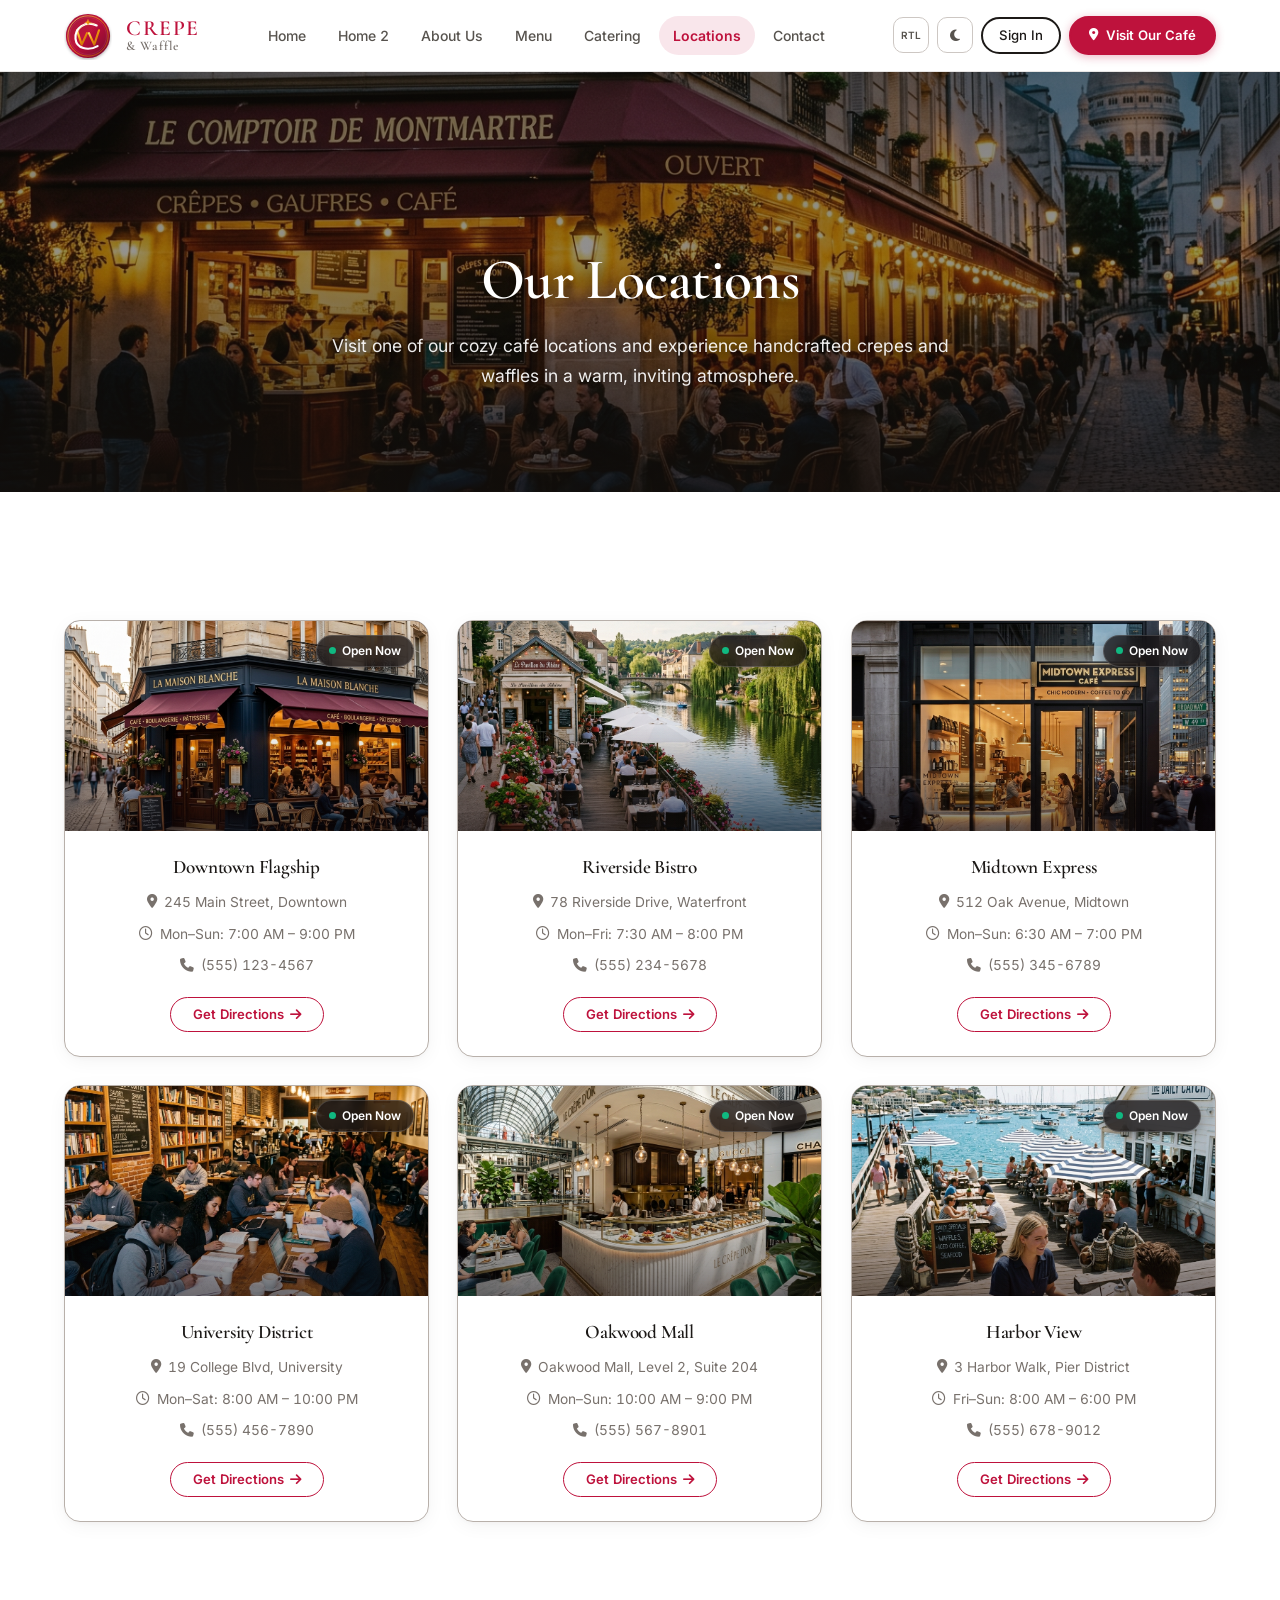
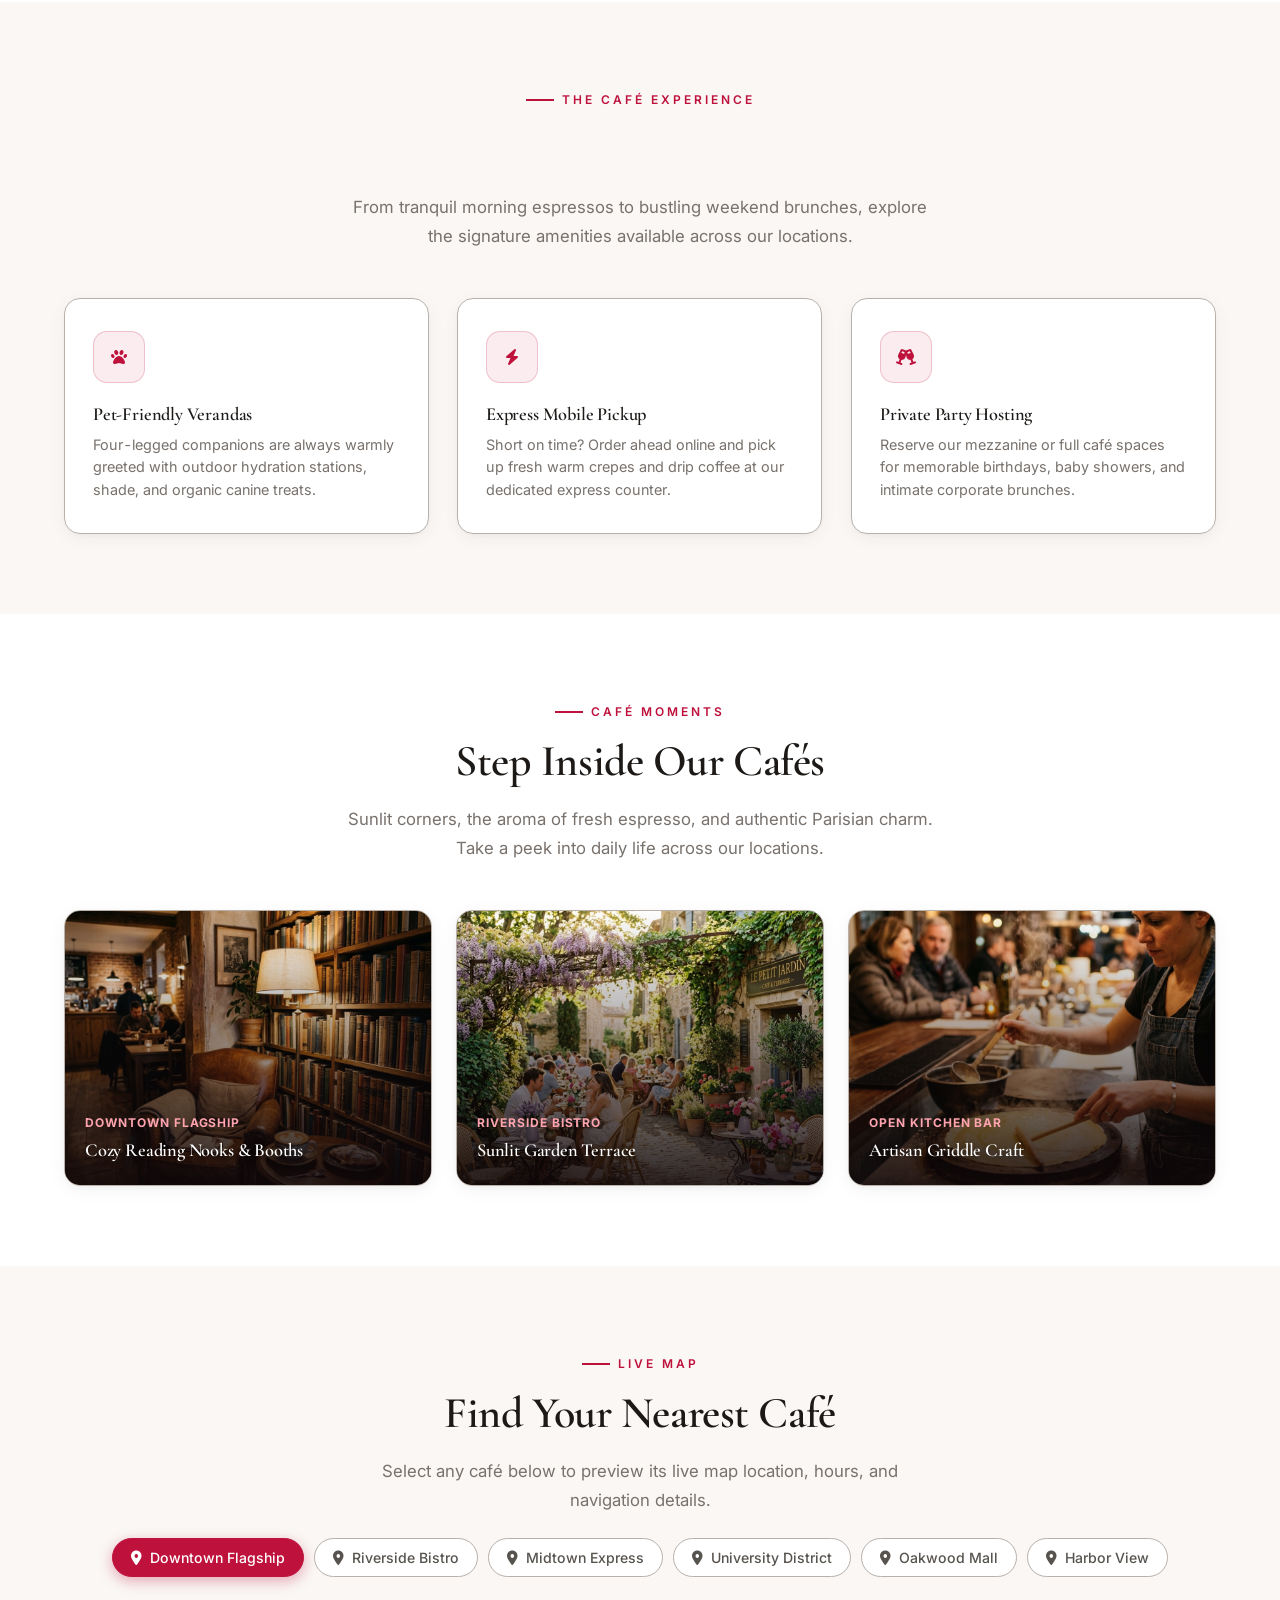
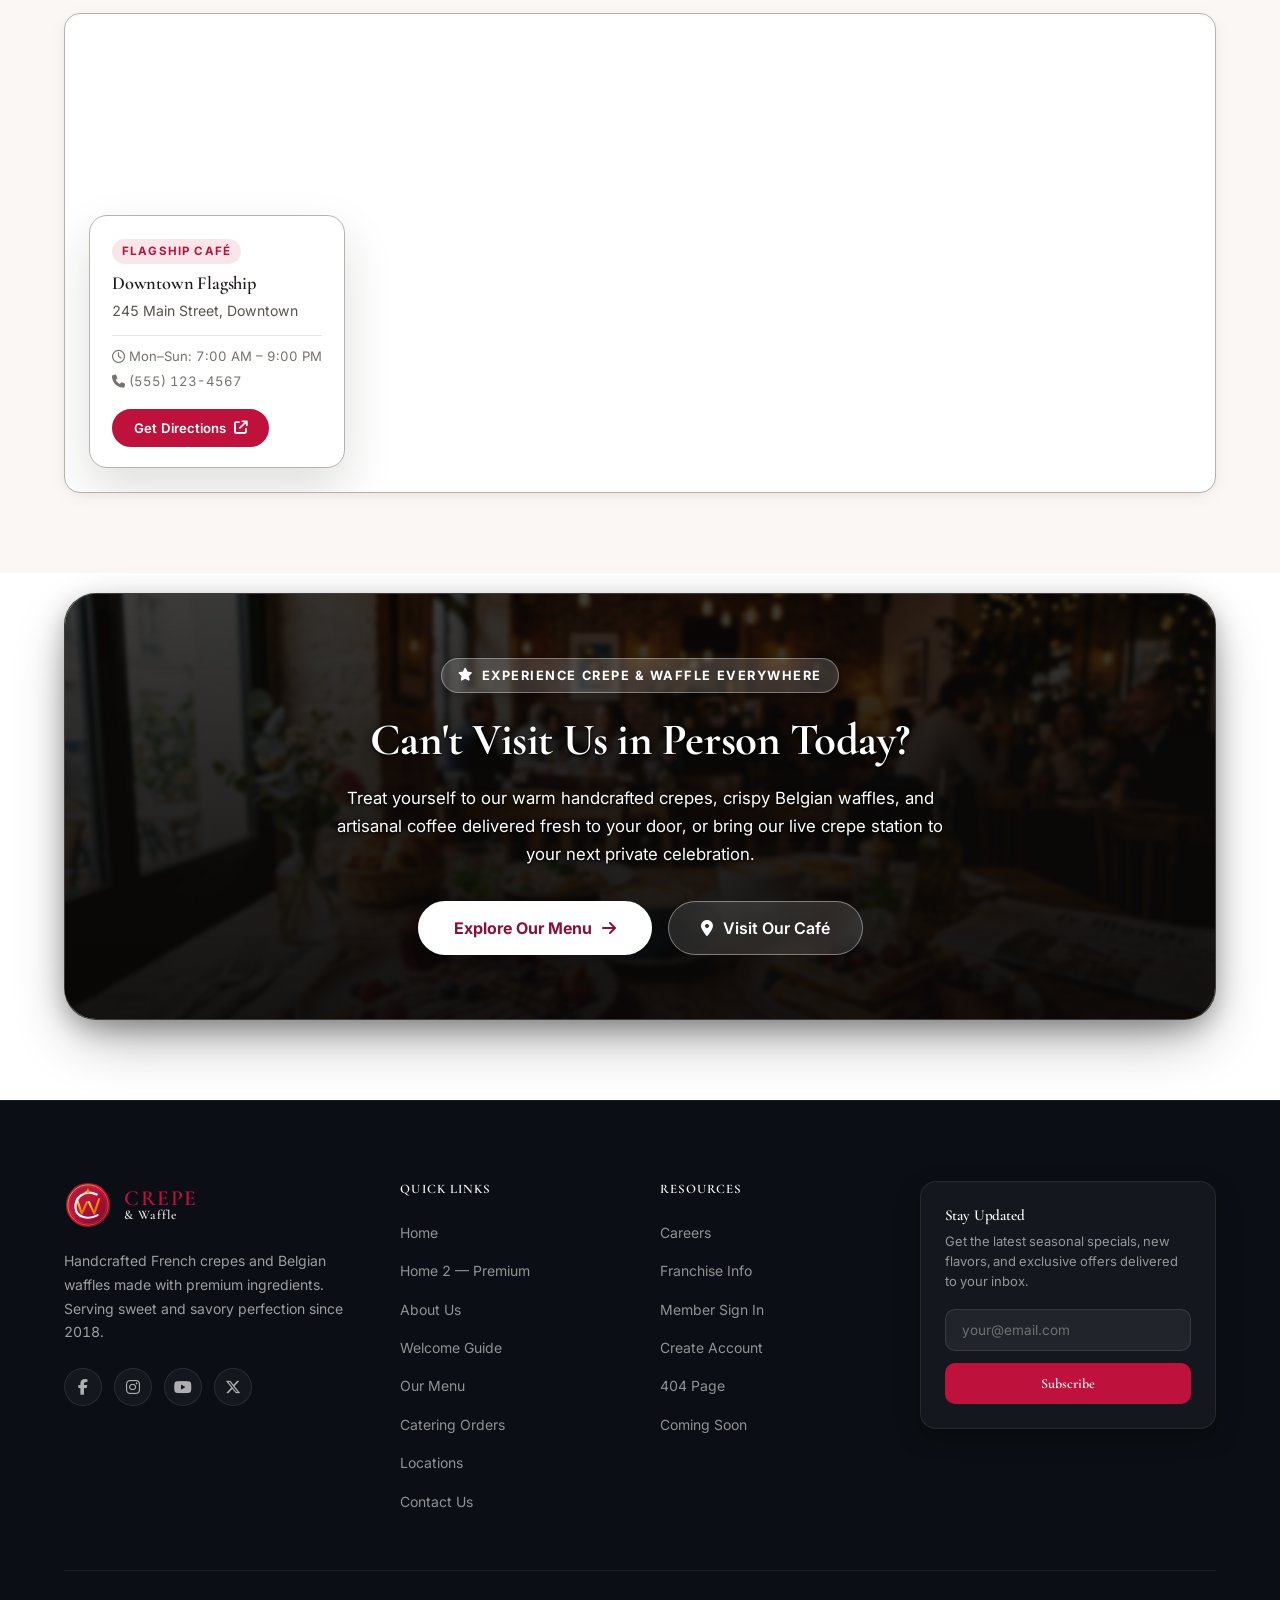
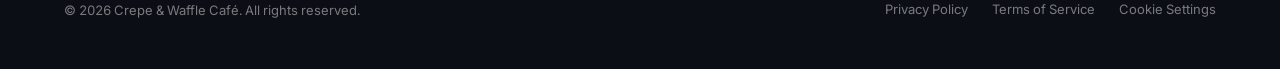
<file: locations.html>
<!DOCTYPE html>
<html lang="en">
<head>
    <meta charset="UTF-8">
    <meta name="viewport" content="width=device-width, initial-scale=1.0">
    <meta name="description" content="Find a Crepe & Waffle Café near you. Visit our cozy locations across the city for artisan crepes and Belgian waffles.">
    <title>Locations — Crepe & Waffle Café</title>
    <link rel="icon" href="favicon.svg" type="image/svg+xml">
    <link rel="stylesheet" href="https://cdnjs.cloudflare.com/ajax/libs/font-awesome/6.5.1/css/all.min.css">
    <link rel="stylesheet" href="style.css">
    <script src="components.js" defer></script>
</head>
<body>
    <div id="navbar-placeholder"></div>

    <!-- Page Hero -->
    <section class="page-hero">
        <div class="page-hero-bg">
            <img src="assets/images/banner/locations-hero-banner.jpg" alt="Crepe and Waffle Cafe cozy café locations banner" loading="eager">
        </div>
        <div class="page-hero-overlay"></div>
        <div class="container page-hero-content">
            <h1 class="fade-up">Our Locations</h1>
            <p class="fade-up">Visit one of our cozy café locations and experience handcrafted crepes and waffles in a warm, inviting atmosphere.</p>
        </div>
    </section>

    <!-- Locations Grid -->
    <section class="locations-section">
        <div class="container">
            <div class="locations-grid">
                <div class="location-card fade-up">
                    <div class="location-card-img">
                        <span class="location-status-badge"><span class="status-dot"></span>Open Now</span>
                        <img src="assets/images/loc-downtown-flagship.jpg" alt="Downtown Flagship boutique café corner storefront" loading="lazy">
                    </div>
                    <div class="location-card-body">
                        <h3 class="location-card-name">Downtown Flagship</h3>
                        <div class="location-info">
                            <div class="location-info-item">
                                <i class="fa-solid fa-location-dot"></i>
                                <span>245 Main Street, Downtown</span>
                            </div>
                            <div class="location-info-item">
                                <i class="fa-regular fa-clock"></i>
                                <span>Mon–Sun: 7:00 AM – 9:00 PM</span>
                            </div>
                            <div class="location-info-item">
                                <i class="fa-solid fa-phone"></i>
                                <span>(555) 123-4567</span>
                            </div>
                        </div>
                        <a href="#map-section" onclick="setMapLocation(0)" class="btn btn-secondary btn-sm">
                            <span>Get Directions</span>
                            <i class="fa-solid fa-arrow-right"></i>
                        </a>
                    </div>
                </div>

                <div class="location-card fade-up">
                    <div class="location-card-img">
                        <span class="location-status-badge"><span class="status-dot"></span>Open Now</span>
                        <img src="assets/images/loc-riverside-bistro.jpg" alt="Riverside Bistro waterfront deck promenade" loading="lazy">
                    </div>
                    <div class="location-card-body">
                        <h3 class="location-card-name">Riverside Bistro</h3>
                        <div class="location-info">
                            <div class="location-info-item">
                                <i class="fa-solid fa-location-dot"></i>
                                <span>78 Riverside Drive, Waterfront</span>
                            </div>
                            <div class="location-info-item">
                                <i class="fa-regular fa-clock"></i>
                                <span>Mon–Fri: 7:30 AM – 8:00 PM</span>
                            </div>
                            <div class="location-info-item">
                                <i class="fa-solid fa-phone"></i>
                                <span>(555) 234-5678</span>
                            </div>
                        </div>
                        <a href="#map-section" onclick="setMapLocation(1)" class="btn btn-secondary btn-sm">
                            <span>Get Directions</span>
                            <i class="fa-solid fa-arrow-right"></i>
                        </a>
                    </div>
                </div>

                <div class="location-card fade-up">
                    <div class="location-card-img">
                        <span class="location-status-badge"><span class="status-dot"></span>Open Now</span>
                        <img src="assets/images/loc-midtown-express.jpg" alt="Midtown Express modern glass and marble espresso bar" loading="lazy">
                    </div>
                    <div class="location-card-body">
                        <h3 class="location-card-name">Midtown Express</h3>
                        <div class="location-info">
                            <div class="location-info-item">
                                <i class="fa-solid fa-location-dot"></i>
                                <span>512 Oak Avenue, Midtown</span>
                            </div>
                            <div class="location-info-item">
                                <i class="fa-regular fa-clock"></i>
                                <span>Mon–Sun: 6:30 AM – 7:00 PM</span>
                            </div>
                            <div class="location-info-item">
                                <i class="fa-solid fa-phone"></i>
                                <span>(555) 345-6789</span>
                            </div>
                        </div>
                        <a href="#map-section" onclick="setMapLocation(2)" class="btn btn-secondary btn-sm">
                            <span>Get Directions</span>
                            <i class="fa-solid fa-arrow-right"></i>
                        </a>
                    </div>
                </div>

                <div class="location-card fade-up">
                    <div class="location-card-img">
                        <span class="location-status-badge"><span class="status-dot"></span>Open Now</span>
                        <img src="assets/images/loc-university-district.jpg" alt="University District cozy campus creperie and study lounge" loading="lazy">
                    </div>
                    <div class="location-card-body">
                        <h3 class="location-card-name">University District</h3>
                        <div class="location-info">
                            <div class="location-info-item">
                                <i class="fa-solid fa-location-dot"></i>
                                <span>19 College Blvd, University</span>
                            </div>
                            <div class="location-info-item">
                                <i class="fa-regular fa-clock"></i>
                                <span>Mon–Sat: 8:00 AM – 10:00 PM</span>
                            </div>
                            <div class="location-info-item">
                                <i class="fa-solid fa-phone"></i>
                                <span>(555) 456-7890</span>
                            </div>
                        </div>
                        <a href="#map-section" onclick="setMapLocation(3)" class="btn btn-secondary btn-sm">
                            <span>Get Directions</span>
                            <i class="fa-solid fa-arrow-right"></i>
                        </a>
                    </div>
                </div>

                <div class="location-card fade-up">
                    <div class="location-card-img">
                        <span class="location-status-badge"><span class="status-dot"></span>Open Now</span>
                        <img src="assets/images/loc-oakwood-mall.jpg" alt="Oakwood Mall luxury atrium patisserie and creperie kiosk" loading="lazy">
                    </div>
                    <div class="location-card-body">
                        <h3 class="location-card-name">Oakwood Mall</h3>
                        <div class="location-info">
                            <div class="location-info-item">
                                <i class="fa-solid fa-location-dot"></i>
                                <span>Oakwood Mall, Level 2, Suite 204</span>
                            </div>
                            <div class="location-info-item">
                                <i class="fa-regular fa-clock"></i>
                                <span>Mon–Sun: 10:00 AM – 9:00 PM</span>
                            </div>
                            <div class="location-info-item">
                                <i class="fa-solid fa-phone"></i>
                                <span>(555) 567-8901</span>
                            </div>
                        </div>
                        <a href="#map-section" onclick="setMapLocation(4)" class="btn btn-secondary btn-sm">
                            <span>Get Directions</span>
                            <i class="fa-solid fa-arrow-right"></i>
                        </a>
                    </div>
                </div>

                <div class="location-card fade-up">
                    <div class="location-card-img">
                        <span class="location-status-badge"><span class="status-dot"></span>Open Now</span>
                        <img src="assets/images/loc-harbor-view.jpg" alt="Harbor View seaside pier cafe overlooking the marina" loading="lazy">
                    </div>
                    <div class="location-card-body">
                        <h3 class="location-card-name">Harbor View</h3>
                        <div class="location-info">
                            <div class="location-info-item">
                                <i class="fa-solid fa-location-dot"></i>
                                <span>3 Harbor Walk, Pier District</span>
                            </div>
                            <div class="location-info-item">
                                <i class="fa-regular fa-clock"></i>
                                <span>Fri–Sun: 8:00 AM – 6:00 PM</span>
                            </div>
                            <div class="location-info-item">
                                <i class="fa-solid fa-phone"></i>
                                <span>(555) 678-9012</span>
                            </div>
                        </div>
                        <a href="#map-section" onclick="setMapLocation(5)" class="btn btn-secondary btn-sm">
                            <span>Get Directions</span>
                            <i class="fa-solid fa-arrow-right"></i>
                        </a>
                    </div>
                </div>
            </div>
        </div>
    </section>

    <!-- ====== CAFÉ AMENITIES SECTION ====== -->
    <section class="amenities-section" id="amenities-section">
        <div class="container text-center">
            <span class="section-label fade-up">The Café Experience</span>
            <h2 class="section-title fade-up">Thoughtfully Designed for Every Visit</h2>
            <p class="section-desc fade-up">From tranquil morning espressos to bustling weekend brunches, explore the signature amenities available across our locations.</p>
            <div class="amenities-grid">

                <div class="amenity-card fade-up">
                    <div class="amenity-icon-box">
                        <i class="fa-solid fa-paw"></i>
                    </div>
                    <h4>Pet-Friendly Verandas</h4>
                    <p>Four-legged companions are always warmly greeted with outdoor hydration stations, shade, and organic canine treats.</p>
                </div>

                <div class="amenity-card fade-up">
                    <div class="amenity-icon-box">
                        <i class="fa-solid fa-bolt"></i>
                    </div>
                    <h4>Express Mobile Pickup</h4>
                    <p>Short on time? Order ahead online and pick up fresh warm crepes and drip coffee at our dedicated express counter.</p>
                </div>

                <div class="amenity-card fade-up">
                    <div class="amenity-icon-box">
                        <i class="fa-solid fa-champagne-glasses"></i>
                    </div>
                    <h4>Private Party Hosting</h4>
                    <p>Reserve our mezzanine or full café spaces for memorable birthdays, baby showers, and intimate corporate brunches.</p>
                </div>
            </div>
        </div>
    </section>

    <!-- ====== CAFÉ ATMOSPHERE GALLERY SECTION ====== -->
    <section class="gallery-section" id="locations-gallery">
        <div class="container text-center">
            <span class="section-label fade-up">Café Moments</span>
            <h2 class="section-title fade-up">Step Inside Our Cafés</h2>
            <p class="section-desc fade-up">Sunlit corners, the aroma of fresh espresso, and authentic Parisian charm. Take a peek into daily life across our locations.</p>
            
            <div class="gallery-grid">
                <!-- Gallery Item 1 -->
                <div class="gallery-item fade-up">
                    <img src="assets/images/loc-gallery-reading-nook.jpg" alt="Cozy Parisian café interior with warm reading nook and bookshelves" loading="lazy">
                    <div class="gallery-overlay">
                        <span class="gallery-tag">Downtown Flagship</span>
                        <h4 class="gallery-title">Cozy Reading Nooks & Booths</h4>
                    </div>
                </div>

                <!-- Gallery Item 2 -->
                <div class="gallery-item fade-up">
                    <img src="assets/images/loc-gallery-garden-terrace.jpg" alt="Sunlit outdoor garden terrace with blooming flowers and Parisian charm" loading="lazy">
                    <div class="gallery-overlay">
                        <span class="gallery-tag">Riverside Bistro</span>
                        <h4 class="gallery-title">Sunlit Garden Terrace</h4>
                    </div>
                </div>

                <!-- Gallery Item 3 -->
                <div class="gallery-item fade-up">
                    <img src="assets/images/loc-gallery-griddle-craft.jpg" alt="Chef spreading golden batter live on traditional billig at the open counter" loading="lazy">
                    <div class="gallery-overlay">
                        <span class="gallery-tag">Open Kitchen Bar</span>
                        <h4 class="gallery-title">Artisan Griddle Craft</h4>
                    </div>
                </div>
            </div>
        </div>
    </section>

    <!-- Map Section -->
    <section class="map-section" id="map-section">
        <div class="container text-center">
            <span class="section-label fade-up">Live Map</span>
            <h2 class="section-title fade-up">Find Your Nearest Café</h2>
            <p class="section-desc fade-up" style="max-width:600px;margin:0 auto 20px;">Select any café below to preview its live map location, hours, and navigation details.</p>

            <!-- Map Location Selector Tabs -->
            <div class="map-tabs fade-up">
                <button class="map-tab-btn active" data-index="0" onclick="setMapLocation(0)">
                    <i class="fa-solid fa-location-dot"></i>
                    <span>Downtown Flagship</span>
                </button>
                <button class="map-tab-btn" data-index="1" onclick="setMapLocation(1)">
                    <i class="fa-solid fa-location-dot"></i>
                    <span>Riverside Bistro</span>
                </button>
                <button class="map-tab-btn" data-index="2" onclick="setMapLocation(2)">
                    <i class="fa-solid fa-location-dot"></i>
                    <span>Midtown Express</span>
                </button>
                <button class="map-tab-btn" data-index="3" onclick="setMapLocation(3)">
                    <i class="fa-solid fa-location-dot"></i>
                    <span>University District</span>
                </button>
                <button class="map-tab-btn" data-index="4" onclick="setMapLocation(4)">
                    <i class="fa-solid fa-location-dot"></i>
                    <span>Oakwood Mall</span>
                </button>
                <button class="map-tab-btn" data-index="5" onclick="setMapLocation(5)">
                    <i class="fa-solid fa-location-dot"></i>
                    <span>Harbor View</span>
                </button>
            </div>

            <!-- Live Map Wrap -->
            <div class="map-wrap fade-up">
                <iframe 
                    id="locations-map-iframe"
                    class="live-map-frame"
                    title="Crepe & Waffle Café Live Map"
                    src="https://maps.google.com/maps?q=245+Main+Street,+Downtown&t=&z=15&ie=UTF8&iwloc=&output=embed"
                    width="100%" 
                    height="100%" 
                    style="border:0;" 
                    allowfullscreen="" 
                    loading="lazy" 
                    referrerpolicy="no-referrer-when-downgrade">
                </iframe>

                <!-- Floating Info Card -->
                <div class="map-floating-card" id="map-floating-card">
                    <span class="map-floating-badge" id="map-card-badge">Flagship Café</span>
                    <h4 id="map-card-title">Downtown Flagship</h4>
                    <p class="map-floating-addr" id="map-card-addr">245 Main Street, Downtown</p>
                    <div class="map-floating-meta">
                        <span id="map-card-hours"><i class="fa-regular fa-clock"></i> <span id="map-card-hours-text">Mon–Sun: 7:00 AM – 9:00 PM</span></span>
                        <span id="map-card-phone"><i class="fa-solid fa-phone"></i> <span id="map-card-phone-text">(555) 123-4567</span></span>
                    </div>
                    <a id="map-card-btn" href="https://maps.google.com/?q=245+Main+Street,+Downtown" target="_blank" rel="noopener noreferrer" class="btn btn-primary btn-sm">
                        <span>Get Directions</span>
                        <i class="fa-solid fa-arrow-up-right-from-square"></i>
                    </a>
                </div>
            </div>
        </div>
    </section>

    <!-- ====== LOCATIONS CTA (BANNER IMAGE) ====== -->
    <section class="cta-banner-img-section" id="locations-cta-section">
        <div class="container">
            <div class="cta-banner-card fade-up">
                <img src="assets/images/locations-experience-banner.jpg" alt="Artisan European crepe and waffle feast in warm Parisian cafe" class="cta-banner-card-bg" loading="lazy">
                <div class="cta-banner-card-overlay"></div>
                <div class="cta-banner-card-content">
                    <span class="cta-banner-img-tag">
                        <i class="fa-solid fa-star"></i>
                        Experience Crepe & Waffle Everywhere
                    </span>
                    <h2>Can't Visit Us in Person Today?</h2>
                    <p>Treat yourself to our warm handcrafted crepes, crispy Belgian waffles, and artisanal coffee delivered fresh to your door, or bring our live crepe station to your next private celebration.</p>
                    <div class="cta-banner-img-buttons">
                        <a href="menu.html" class="btn btn-primary btn-lg btn-cta-white">
                            <span>Explore Our Menu</span>
                            <i class="fa-solid fa-arrow-right"></i>
                        </a>
                        <a href="#map-section" class="btn btn-secondary btn-lg btn-cta-glass">
                            <i class="fa-solid fa-location-dot"></i>
                            <span>Visit Our Café</span>
                        </a>
                    </div>
                </div>
            </div>
        </div>
    </section>

    <script>
        const cafeLocations = [
            {
                name: "Downtown Flagship",
                badge: "Flagship Café",
                addr: "245 Main Street, Downtown",
                query: "245 Main Street, Downtown",
                hours: "Mon–Sun: 7:00 AM – 9:00 PM",
                phone: "(555) 123-4567"
            },
            {
                name: "Riverside Bistro",
                badge: "Waterfront Bistro",
                addr: "78 Riverside Drive, Waterfront",
                query: "78 Riverside Drive, Waterfront",
                hours: "Mon–Fri: 7:30 AM – 8:00 PM",
                phone: "(555) 234-5678"
            },
            {
                name: "Midtown Express",
                badge: "Midtown Boutique",
                addr: "512 Oak Avenue, Midtown",
                query: "512 Oak Avenue, Midtown",
                hours: "Mon–Sun: 6:30 AM – 7:00 PM",
                phone: "(555) 345-6789"
            },
            {
                name: "University District",
                badge: "Campus Corner",
                addr: "19 College Blvd, University",
                query: "19 College Blvd, University",
                hours: "Mon–Sat: 8:00 AM – 10:00 PM",
                phone: "(555) 456-7890"
            },
            {
                name: "Oakwood Mall",
                badge: "Shopping Hub",
                addr: "Oakwood Mall, Level 2, Suite 204",
                query: "Oakwood Mall, Level 2, Suite 204",
                hours: "Mon–Sun: 10:00 AM – 9:00 PM",
                phone: "(555) 567-8901"
            },
            {
                name: "Harbor View",
                badge: "Pier District",
                addr: "3 Harbor Walk, Pier District",
                query: "3 Harbor Walk, Pier District",
                hours: "Fri–Sun: 8:00 AM – 6:00 PM",
                phone: "(555) 678-9012"
            }
        ];

        function setMapLocation(index) {
            const loc = cafeLocations[index];
            if (!loc) return;

            const iframe = document.getElementById('locations-map-iframe');
            if (iframe) {
                iframe.src = `https://maps.google.com/maps?q=${encodeURIComponent(loc.query)}&t=&z=15&ie=UTF8&iwloc=&output=embed`;
            }

            document.getElementById('map-card-badge').textContent = loc.badge;
            document.getElementById('map-card-title').textContent = loc.name;
            document.getElementById('map-card-addr').textContent = loc.addr;
            const hEl = document.getElementById('map-card-hours-text'); if (hEl) { hEl.textContent = loc.hours; } else { document.getElementById('map-card-hours').textContent = loc.hours; }
            const pEl = document.getElementById('map-card-phone-text'); if (pEl) { pEl.textContent = loc.phone; } else { document.getElementById('map-card-phone').textContent = loc.phone; }
            document.getElementById('map-card-btn').href = `https://maps.google.com/?q=${encodeURIComponent(loc.query)}`;

            document.querySelectorAll('.map-tab-btn').forEach((btn, i) => {
                btn.classList.toggle('active', i === index);
            });
        }
    </script>

    <div id="footer-placeholder"></div>
</body>
</html>
</file>
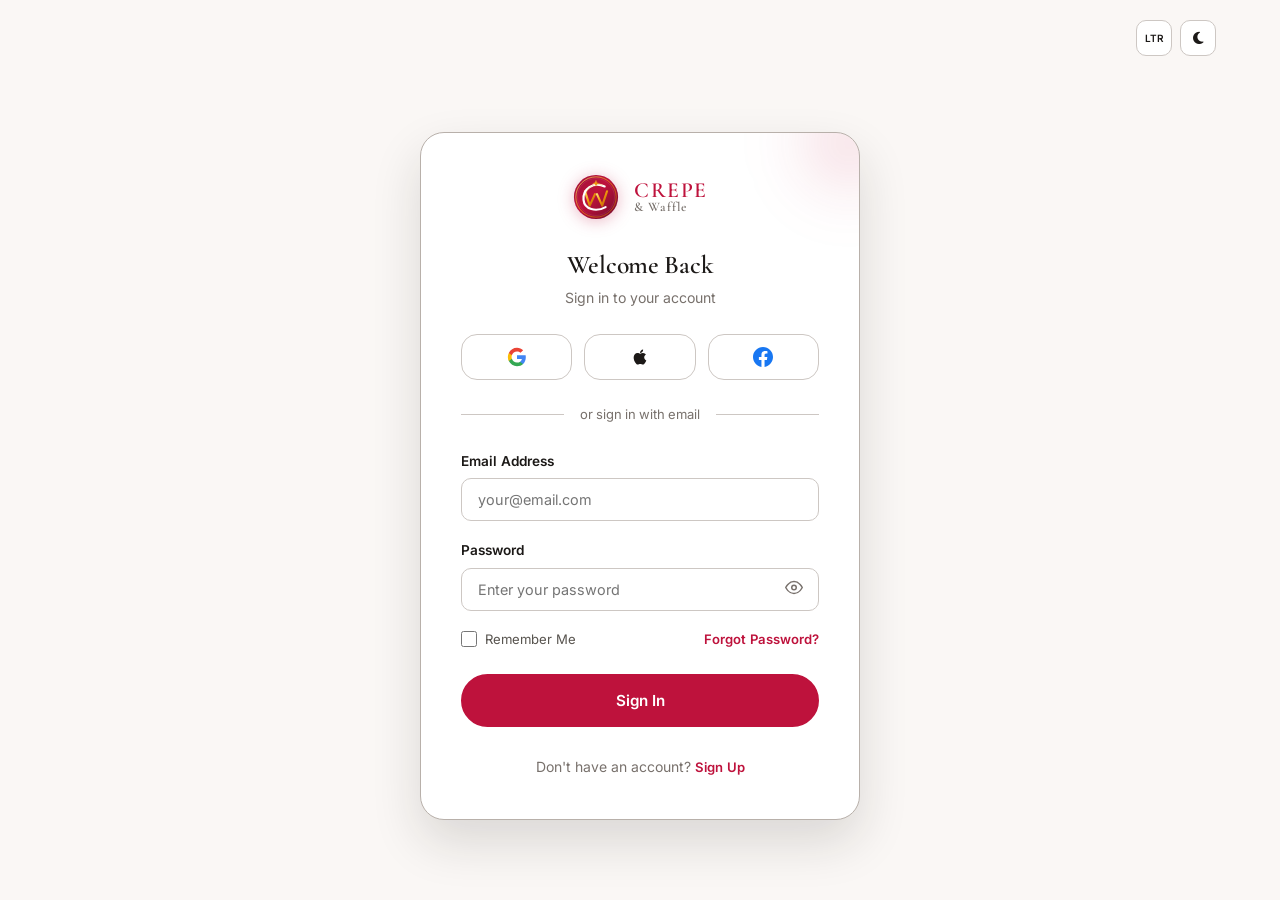
<file: login.html>
<!DOCTYPE html>
<html lang="en">
<head>
    <meta charset="UTF-8">
    <meta name="viewport" content="width=device-width, initial-scale=1.0">
    <meta name="description" content="Sign in to your Crepe & Waffle Café account for exclusive rewards, order tracking, and tasting reservations.">
    <title>Sign In — Crepe & Waffle Café</title>
    <link rel="icon" href="favicon.svg" type="image/svg+xml">
    <!-- Font Awesome 6 Icons -->
    <link rel="stylesheet" href="https://cdnjs.cloudflare.com/ajax/libs/font-awesome/6.5.1/css/all.min.css">
    <link rel="stylesheet" href="style.css">
    <script src="components.js" defer></script>
</head>
<body class="auth-page">
    <!-- Top Bar with Theme & Direction Controls -->
    <div class="auth-topbar">
        <div style="display:flex;gap:0.5rem;">
            <button onclick="toggleDir(event)" class="auth-toggle-btn" title="Toggle Direction" aria-label="Toggle direction">
                <span class="dir-label" style="font-size:0.625rem;font-weight:600;">LTR</span>
            </button>
            <button onclick="toggleTheme(event)" class="auth-toggle-btn" title="Toggle Theme" aria-label="Toggle dark mode">
                <span class="theme-icon-wrap"><i class="fa-solid fa-moon"></i></span>
            </button>
        </div>
    </div>

    <!-- Main Auth Card -->
    <main class="auth-main">
        <div class="auth-card">
            <!-- Decorative ambient orb -->
            <div class="auth-card-orb"></div>

            <!-- Logo (Clickable to Home) -->
            <a href="index.html" class="auth-logo" aria-label="Crepe & Waffle Café Home">
                <svg width="48" height="48" viewBox="0 0 100 100" fill="none" xmlns="http://www.w3.org/2000/svg">
                    <defs>
                        <linearGradient id="loginMedallionBg" x1="0%" y1="0%" x2="100%" y2="100%">
                            <stop offset="0%" stop-color="#9F1239"/>
                            <stop offset="45%" stop-color="#BE123C"/>
                            <stop offset="100%" stop-color="#700B2B"/>
                        </linearGradient>
                        <linearGradient id="loginGold" x1="0%" y1="0%" x2="100%" y2="100%">
                            <stop offset="0%" stop-color="#FEF08A"/>
                            <stop offset="45%" stop-color="#F59E0B"/>
                            <stop offset="100%" stop-color="#B45309"/>
                        </linearGradient>
                    </defs>
                    <circle cx="50" cy="50" r="46" fill="url(#loginMedallionBg)"/>
                    <circle cx="50" cy="50" r="42" stroke="url(#loginGold)" stroke-width="1.6" opacity="0.9"/>
                    <circle cx="50" cy="50" r="38.5" stroke="rgba(255,255,255,0.18)" stroke-width="1"/>
                    <path d="M27 38 L37 68 L48 44" stroke="url(#loginGold)" stroke-width="4.5" stroke-linecap="round" stroke-linejoin="round"/>
                    <path d="M52 44 L63 68 L73 38" stroke="url(#loginGold)" stroke-width="4.5" stroke-linecap="round" stroke-linejoin="round"/>
                    <line x1="32" y1="53" x2="68" y2="53" stroke="url(#loginGold)" stroke-width="2.5" stroke-linecap="round" opacity="0.75"/>
                    <path d="M68 28 C44 17, 22 34, 24 56 C26 76, 50 82, 70 71" stroke="#FFFFFF" stroke-width="4.5" stroke-linecap="round"/>
                    <path d="M63 25 C45 18, 28 32, 29 50" stroke="url(#loginGold)" stroke-width="1.5" stroke-linecap="round" opacity="0.6"/>
                    <path d="M50 14 L51.8 19.8 L57.5 21.5 L51.8 23.2 L50 29 L48.2 23.2 L42.5 21.5 L48.2 19.8 Z" fill="url(#loginGold)"/>
                </svg>
                <div class="auth-logo-text">
                    <span class="brand-top">CREPE</span>
                    <span class="brand-bottom">& Waffle</span>
                </div>
            </a>

            <!-- Header -->
            <div class="auth-header">
                <h1 class="auth-title">Welcome Back</h1>
                <p class="auth-subtitle">Sign in to your account</p>
            </div>

            <!-- Social Login 3-Column Grid -->
            <div class="social-login-grid">
                <button type="button" class="social-btn" title="Sign in with Google" onclick="alert('Google sign-in coming soon!')">
                    <svg width="20" height="20" viewBox="0 0 24 24"><path d="M22.56 12.25c0-.78-.07-1.53-.2-2.25H12v4.26h5.92a5.06 5.06 0 01-2.2 3.32v2.77h3.57c2.08-1.92 3.28-4.74 3.28-8.1z" fill="#4285F4"/><path d="M12 23c2.97 0 5.46-.98 7.28-2.66l-3.57-2.77c-.98.66-2.23 1.06-3.71 1.06-2.86 0-5.29-1.93-6.16-4.53H2.18v2.84C3.99 20.53 7.7 23 12 23z" fill="#34A853"/><path d="M5.84 14.09c-.22-.66-.35-1.36-.35-2.09s.13-1.43.35-2.09V7.07H2.18C1.43 8.55 1 10.22 1 12s.43 3.45 1.18 4.93l2.85-2.22.81-.62z" fill="#FBBC05"/><path d="M12 5.38c1.62 0 3.06.56 4.21 1.64l3.15-3.15C17.45 2.09 14.97 1 12 1 7.7 1 3.99 3.47 2.18 7.07l3.66 2.84c.87-2.6 3.3-4.53 6.16-4.53z" fill="#EA4335"/></svg>
                </button>
                <button type="button" class="social-btn" title="Sign in with Apple" onclick="alert('Apple sign-in coming soon!')">
                    <svg width="20" height="20" viewBox="0 0 24 24" fill="currentColor"><path d="M17.05 20.28c-.98.95-2.05.88-3.08.4-1.09-.5-2.08-.48-3.24 0-1.44.62-2.2.44-3.06-.4C2.79 15.25 3.51 7.59 9.05 7.31c1.35.07 2.29.74 3.08.8 1.18-.24 2.31-.93 3.57-.84 1.51.12 2.65.72 3.4 1.8-3.12 1.87-2.38 5.98.48 7.13-.57 1.5-1.31 2.99-2.54 4.09zM12.03 7.25c-.15-2.23 1.66-4.07 3.74-4.25.29 2.58-2.34 4.5-3.74 4.25z"/></svg>
                </button>
                <button type="button" class="social-btn" title="Sign in with Facebook" onclick="alert('Facebook sign-in coming soon!')">
                    <svg width="20" height="20" viewBox="0 0 24 24" fill="#1877F2"><path d="M24 12.073c0-6.627-5.373-12-12-12s-12 5.373-12 12c0 5.99 4.388 10.954 10.125 11.854v-8.385H7.078v-3.47h3.047V9.43c0-3.007 1.792-4.669 4.533-4.669 1.312 0 2.686.235 2.686.235v2.953H15.83c-1.491 0-1.956.925-1.956 1.874v2.25h3.328l-.532 3.47h-2.796v8.385C19.612 23.027 24 18.062 24 12.073z"/></svg>
                </button>
            </div>

            <!-- Divider -->
            <div class="divider">or sign in with email</div>

            <!-- Form -->
            <form class="auth-form" onsubmit="event.preventDefault(); alert('Sign in successful!'); window.location.href='index.html';" id="login-form">
                <div class="form-group">
                    <label class="form-label" for="login-email">Email Address</label>
                    <input type="email" id="login-email" class="form-input" placeholder="your@email.com" required>
                </div>
                <div class="form-group">
                    <label class="form-label" for="login-password">Password</label>
                    <div class="password-wrapper">
                        <input type="password" id="login-password" class="form-input" placeholder="Enter your password" required>
                        <button type="button" class="password-toggle" onclick="togglePasswordVisibility('login-password', this)" aria-label="Toggle password visibility">
                            <span class="pw-icon"><svg xmlns="http://www.w3.org/2000/svg" width="18" height="18" viewBox="0 0 24 24" fill="none" stroke="currentColor" stroke-width="2" stroke-linecap="round" stroke-linejoin="round"><path d="M1 12s4-8 11-8 11 8 11 8-4 8-11 8-11-8-11-8z"/><circle cx="12" cy="12" r="3"/></svg></span>
                        </button>
                    </div>
                </div>
                <div style="display:flex;align-items:center;justify-content:space-between;margin-bottom:1.5rem;flex-wrap:wrap;gap:0.5rem;">
                    <div class="checkbox-wrapper">
                        <input type="checkbox" id="remember-me">
                        <label for="remember-me">Remember Me</label>
                    </div>
                    <a href="coming-soon.html" class="link-primary">Forgot Password?</a>
                </div>
                <button type="submit" class="btn btn-primary w-full btn-lg">Sign In</button>
            </form>

            <!-- Footer link -->
            <p class="auth-footer-text">
                Don't have an account? <a href="signup.html" class="link-primary">Sign Up</a>
            </p>
        </div>
    </main>

    <script>
        document.addEventListener('DOMContentLoaded', function() {
            initAuthPage();
        });
    </script>
</body>
</html>
</file>
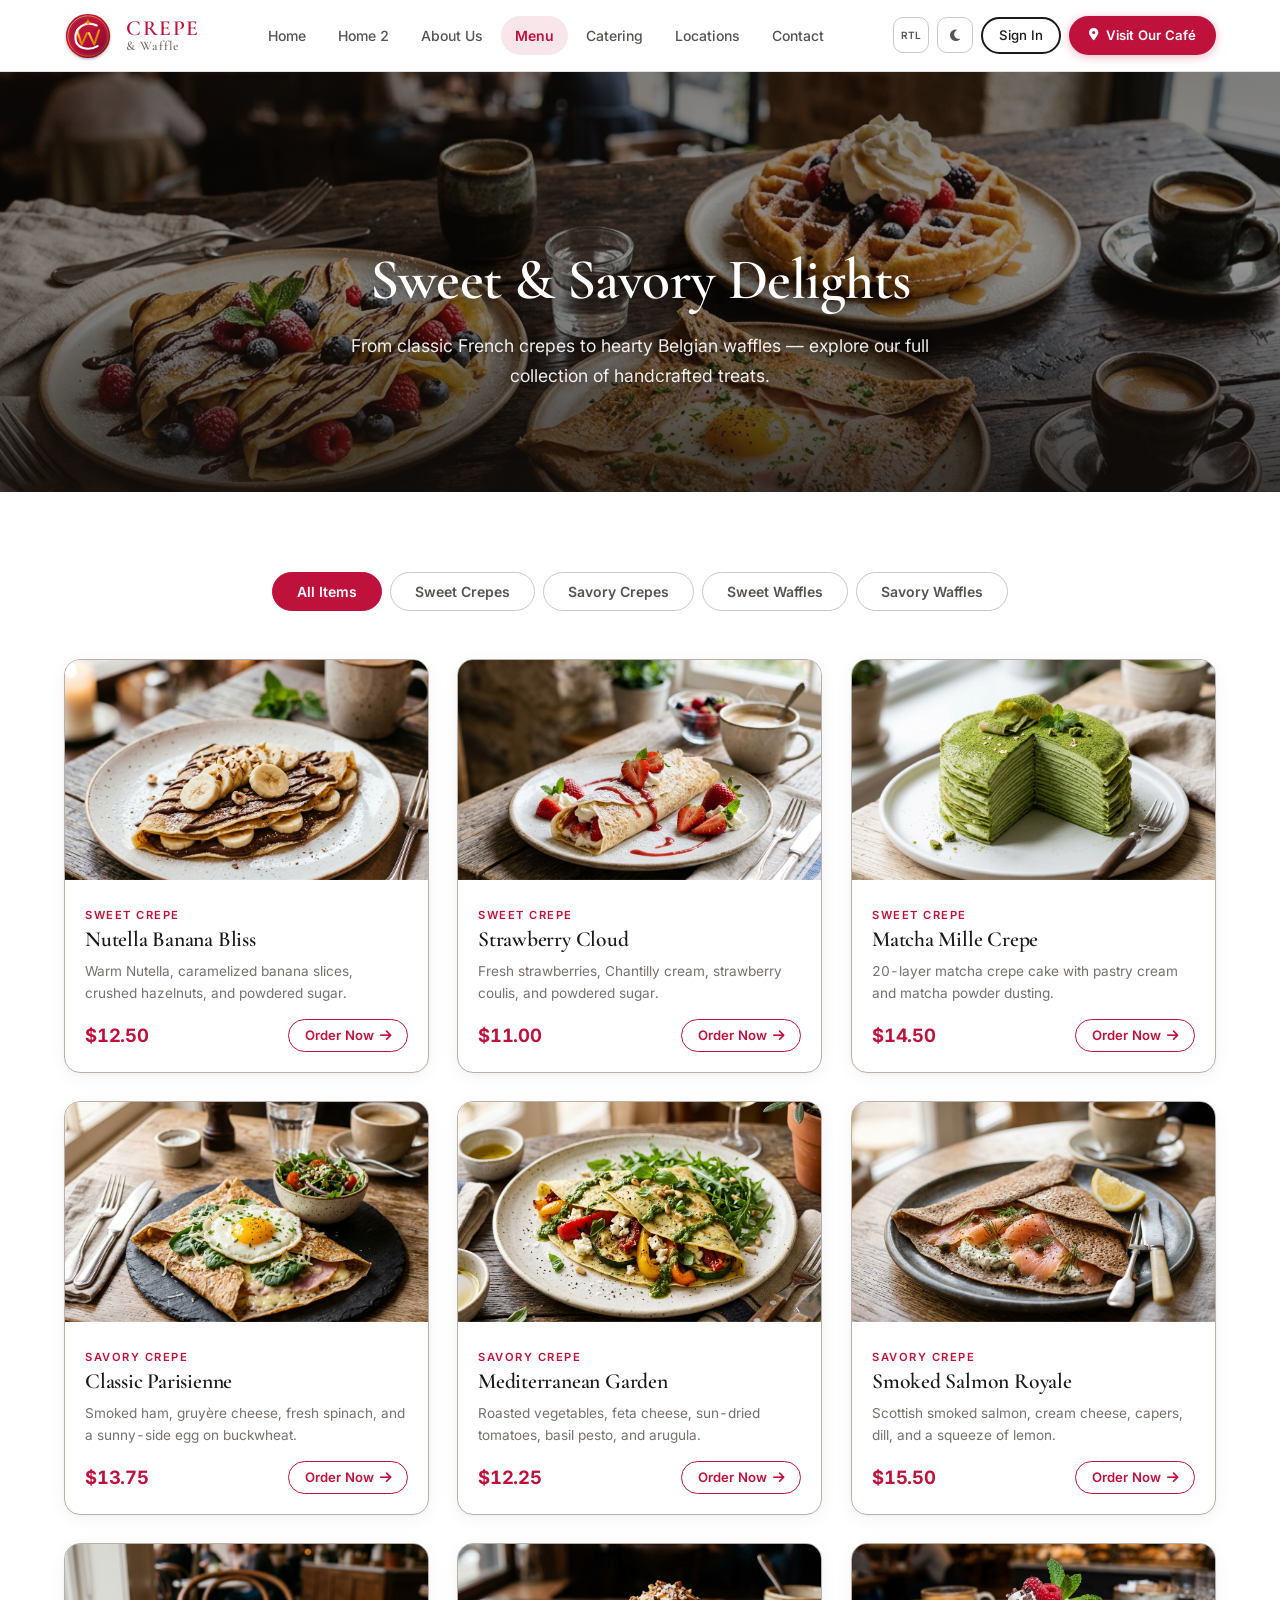
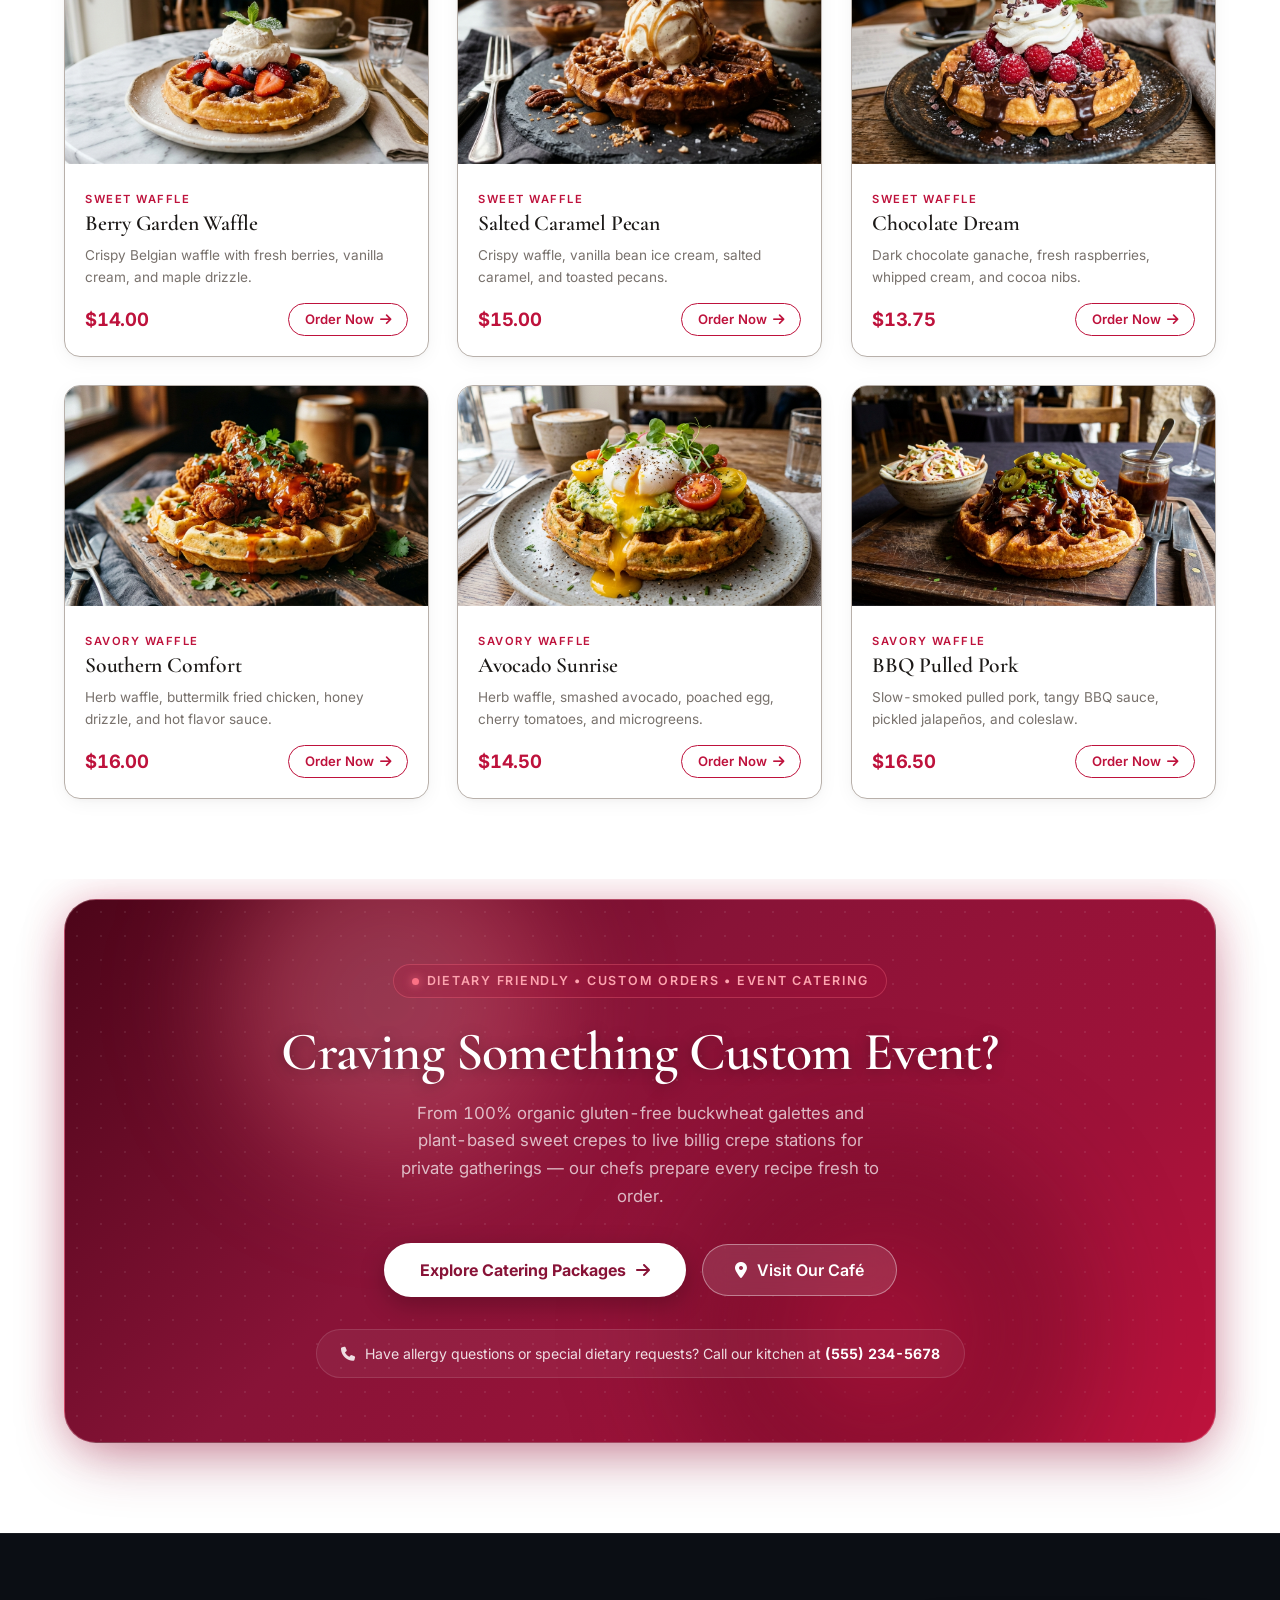
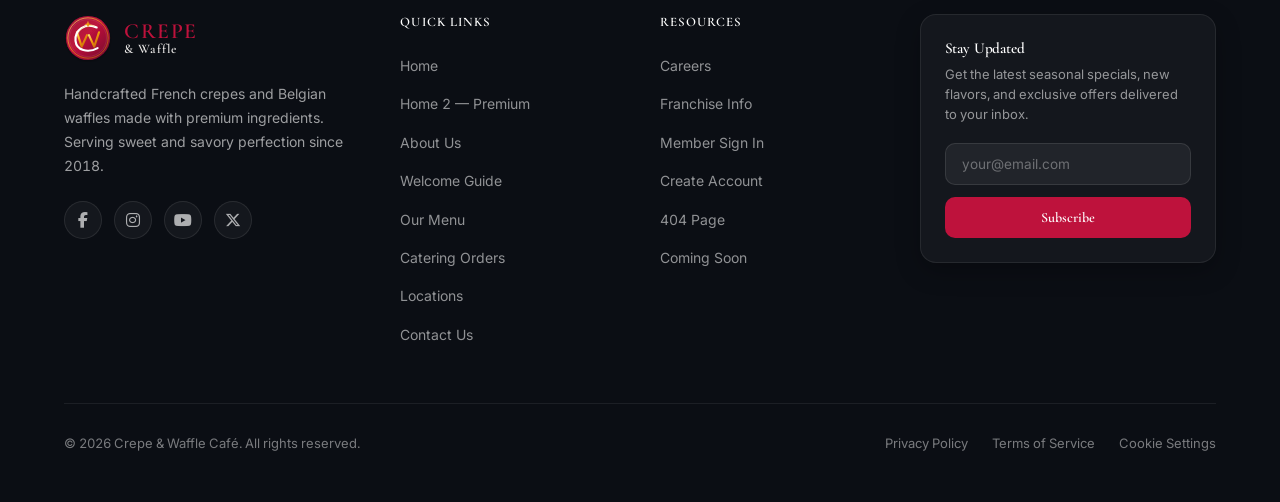
<file: menu.html>
<!DOCTYPE html>
<html lang="en">
<head>
    <meta charset="UTF-8">
    <meta name="viewport" content="width=device-width, initial-scale=1.0">
    <meta name="description" content="Explore our full menu of sweet and savory crepes, Belgian waffles, and café beverages at Crepe & Waffle Café.">
    <title>Menu — Crepe & Waffle Café</title>
    <link rel="icon" href="favicon.svg" type="image/svg+xml">
    <link rel="stylesheet" href="https://cdnjs.cloudflare.com/ajax/libs/font-awesome/6.5.1/css/all.min.css">
    <link rel="stylesheet" href="style.css">
    <script src="components.js" defer></script>
</head>
<body>
    <div id="navbar-placeholder"></div>

    <!-- Page Hero -->
    <section class="page-hero">
        <div class="page-hero-bg">
            <img src="assets/images/banner/menu-hero-banner.jpg" alt="Artisan crepes and waffles menu banner" loading="eager">
        </div>
        <div class="page-hero-overlay"></div>
        <div class="container page-hero-content">
            <h1 class="fade-up">Sweet & Savory Delights</h1>
            <p class="fade-up">From classic French crepes to hearty Belgian waffles — explore our full collection of handcrafted treats.</p>
        </div>
    </section>

    <!-- Menu Section -->
    <section class="menu-section">
        <div class="container">
            <!-- Tabs -->
            <div class="menu-tabs">
                <button class="menu-tab active" data-category="all">All Items</button>
                <button class="menu-tab" data-category="sweet-crepe">Sweet Crepes</button>
                <button class="menu-tab" data-category="savory-crepe">Savory Crepes</button>
                <button class="menu-tab" data-category="sweet-waffle">Sweet Waffles</button>
                <button class="menu-tab" data-category="savory-waffle">Savory Waffles</button>
            </div>

            <!-- Menu Grid -->
            <div class="menu-grid">
                <!-- Sweet Crepes -->
                <div class="menu-card fade-up" data-category="sweet-crepe">
                    <div class="menu-card-img"><img src="assets/images/sweet-crepe-nutella.jpg" alt="Nutella banana crepe" loading="lazy"></div>
                    <div class="menu-card-body">
                        <span class="menu-card-cat">Sweet Crepe</span>
                        <h3 class="menu-card-title">Nutella Banana Bliss</h3>
                        <p class="menu-card-desc">Warm Nutella, caramelized banana slices, crushed hazelnuts, and powdered sugar.</p>
                        <div class="menu-card-footer">
                            <span class="menu-card-price">$12.50</span>
                            <a href="catering.html" class="menu-card-order">Order Now <i class="fa-solid fa-arrow-right"></i></a>
                        </div>
                    </div>
                </div>

                <div class="menu-card fade-up" data-category="sweet-crepe">
                    <div class="menu-card-img"><img src="assets/images/crepe-strawberry.jpg" alt="Strawberry cream crepe" loading="lazy"></div>
                    <div class="menu-card-body">
                        <span class="menu-card-cat">Sweet Crepe</span>
                        <h3 class="menu-card-title">Strawberry Cloud</h3>
                        <p class="menu-card-desc">Fresh strawberries, Chantilly cream, strawberry coulis, and powdered sugar.</p>
                        <div class="menu-card-footer">
                            <span class="menu-card-price">$11.00</span>
                            <a href="catering.html" class="menu-card-order">Order Now <i class="fa-solid fa-arrow-right"></i></a>
                        </div>
                    </div>
                </div>

                <div class="menu-card fade-up" data-category="sweet-crepe">
                    <div class="menu-card-img"><img src="assets/images/crepe-matcha.jpg" alt="Matcha mille crepe cake" loading="lazy"></div>
                    <div class="menu-card-body">
                        <span class="menu-card-cat">Sweet Crepe</span>
                        <h3 class="menu-card-title">Matcha Mille Crepe</h3>
                        <p class="menu-card-desc">20-layer matcha crepe cake with pastry cream and matcha powder dusting.</p>
                        <div class="menu-card-footer">
                            <span class="menu-card-price">$14.50</span>
                            <a href="catering.html" class="menu-card-order">Order Now <i class="fa-solid fa-arrow-right"></i></a>
                        </div>
                    </div>
                </div>

                <!-- Savory Crepes -->
                <div class="menu-card fade-up" data-category="savory-crepe">
                    <div class="menu-card-img"><img src="assets/images/savory-crepe-ham.jpg" alt="Ham cheese crepe" loading="lazy"></div>
                    <div class="menu-card-body">
                        <span class="menu-card-cat">Savory Crepe</span>
                        <h3 class="menu-card-title">Classic Parisienne</h3>
                        <p class="menu-card-desc">Smoked ham, gruyère cheese, fresh spinach, and a sunny-side egg on buckwheat.</p>
                        <div class="menu-card-footer">
                            <span class="menu-card-price">$13.75</span>
                            <a href="catering.html" class="menu-card-order">Order Now <i class="fa-solid fa-arrow-right"></i></a>
                        </div>
                    </div>
                </div>

                <div class="menu-card fade-up" data-category="savory-crepe">
                    <div class="menu-card-img"><img src="assets/images/crepe-mediterranean.jpg" alt="Mediterranean Garden savory crepe with roasted vegetables and pesto" loading="lazy"></div>
                    <div class="menu-card-body">
                        <span class="menu-card-cat">Savory Crepe</span>
                        <h3 class="menu-card-title">Mediterranean Garden</h3>
                        <p class="menu-card-desc">Roasted vegetables, feta cheese, sun-dried tomatoes, basil pesto, and arugula.</p>
                        <div class="menu-card-footer">
                            <span class="menu-card-price">$12.25</span>
                            <a href="catering.html" class="menu-card-order">Order Now <i class="fa-solid fa-arrow-right"></i></a>
                        </div>
                    </div>
                </div>

                <div class="menu-card fade-up" data-category="savory-crepe">
                    <div class="menu-card-img"><img src="assets/images/crepe-salmon.jpg" alt="Smoked Salmon Royale buckwheat crepe with dill and capers" loading="lazy"></div>
                    <div class="menu-card-body">
                        <span class="menu-card-cat">Savory Crepe</span>
                        <h3 class="menu-card-title">Smoked Salmon Royale</h3>
                        <p class="menu-card-desc">Scottish smoked salmon, cream cheese, capers, dill, and a squeeze of lemon.</p>
                        <div class="menu-card-footer">
                            <span class="menu-card-price">$15.50</span>
                            <a href="catering.html" class="menu-card-order">Order Now <i class="fa-solid fa-arrow-right"></i></a>
                        </div>
                    </div>
                </div>

                <!-- Sweet Waffles -->
                <div class="menu-card fade-up" data-category="sweet-waffle">
                    <div class="menu-card-img"><img src="assets/images/belgian-waffle-berry.jpg" alt="Berry garden waffle" loading="lazy"></div>
                    <div class="menu-card-body">
                        <span class="menu-card-cat">Sweet Waffle</span>
                        <h3 class="menu-card-title">Berry Garden Waffle</h3>
                        <p class="menu-card-desc">Crispy Belgian waffle with fresh berries, vanilla cream, and maple drizzle.</p>
                        <div class="menu-card-footer">
                            <span class="menu-card-price">$14.00</span>
                            <a href="catering.html" class="menu-card-order">Order Now <i class="fa-solid fa-arrow-right"></i></a>
                        </div>
                    </div>
                </div>

                <div class="menu-card fade-up" data-category="sweet-waffle">
                    <div class="menu-card-img"><img src="assets/images/waffle-caramel.jpg" alt="Caramel pecan waffle" loading="lazy"></div>
                    <div class="menu-card-body">
                        <span class="menu-card-cat">Sweet Waffle</span>
                        <h3 class="menu-card-title">Salted Caramel Pecan</h3>
                        <p class="menu-card-desc">Crispy waffle, vanilla bean ice cream, salted caramel, and toasted pecans.</p>
                        <div class="menu-card-footer">
                            <span class="menu-card-price">$15.00</span>
                            <a href="catering.html" class="menu-card-order">Order Now <i class="fa-solid fa-arrow-right"></i></a>
                        </div>
                    </div>
                </div>

                <div class="menu-card fade-up" data-category="sweet-waffle">
                    <div class="menu-card-img"><img src="assets/images/waffle-chocolate.jpg" alt="Chocolate Dream Belgian waffle with dark chocolate ganache and fresh raspberries" loading="lazy"></div>
                    <div class="menu-card-body">
                        <span class="menu-card-cat">Sweet Waffle</span>
                        <h3 class="menu-card-title">Chocolate Dream</h3>
                        <p class="menu-card-desc">Dark chocolate ganache, fresh raspberries, whipped cream, and cocoa nibs.</p>
                        <div class="menu-card-footer">
                            <span class="menu-card-price">$13.75</span>
                            <a href="catering.html" class="menu-card-order">Order Now <i class="fa-solid fa-arrow-right"></i></a>
                        </div>
                    </div>
                </div>

                <!-- Savory Waffles -->
                <div class="menu-card fade-up" data-category="savory-waffle">
                    <div class="menu-card-img"><img src="assets/images/savory-waffle-chicken.jpg" alt="Chicken and waffle" loading="lazy"></div>
                    <div class="menu-card-body">
                        <span class="menu-card-cat">Savory Waffle</span>
                        <h3 class="menu-card-title">Southern Comfort</h3>
                        <p class="menu-card-desc">Herb waffle, buttermilk fried chicken, honey drizzle, and hot flavor sauce.</p>
                        <div class="menu-card-footer">
                            <span class="menu-card-price">$16.00</span>
                            <a href="catering.html" class="menu-card-order">Order Now <i class="fa-solid fa-arrow-right"></i></a>
                        </div>
                    </div>
                </div>

                <div class="menu-card fade-up" data-category="savory-waffle">
                    <div class="menu-card-img"><img src="assets/images/waffle-avocado.jpg" alt="Avocado Sunrise savory waffle with poached egg and cherry tomatoes" loading="lazy"></div>
                    <div class="menu-card-body">
                        <span class="menu-card-cat">Savory Waffle</span>
                        <h3 class="menu-card-title">Avocado Sunrise</h3>
                        <p class="menu-card-desc">Herb waffle, smashed avocado, poached egg, cherry tomatoes, and microgreens.</p>
                        <div class="menu-card-footer">
                            <span class="menu-card-price">$14.50</span>
                            <a href="catering.html" class="menu-card-order">Order Now <i class="fa-solid fa-arrow-right"></i></a>
                        </div>
                    </div>
                </div>

                <div class="menu-card fade-up" data-category="savory-waffle">
                    <div class="menu-card-img"><img src="assets/images/waffle-pulled-pork.jpg" alt="BBQ Pulled Pork savory waffle with tangy glaze, jalapeños, and coleslaw" loading="lazy"></div>
                    <div class="menu-card-body">
                        <span class="menu-card-cat">Savory Waffle</span>
                        <h3 class="menu-card-title">BBQ Pulled Pork</h3>
                        <p class="menu-card-desc">Slow-smoked pulled pork, tangy BBQ sauce, pickled jalapeños, and coleslaw.</p>
                        <div class="menu-card-footer">
                            <span class="menu-card-price">$16.50</span>
                            <a href="catering.html" class="menu-card-order">Order Now <i class="fa-solid fa-arrow-right"></i></a>
                        </div>
                    </div>
                </div>
            </div>
        </div>
    </section>

    <!-- ====== CTA BANNER (ARTISAN EXPERIENCE & CATERING — NO IMG) ====== -->
    <section class="cta-banner cta-banner--menu" id="cta-banner">
        <div class="container">
            <div class="cta-card cta-card--menu fade-up">
                <div class="cta-menu-glow-top" aria-hidden="true"></div>
                <div class="cta-menu-glow-bottom" aria-hidden="true"></div>
                
                <div class="cta-badge cta-badge--gold">
                    <span class="cta-badge-dot cta-badge-dot--gold"></span>
                    <span>Dietary Friendly • Custom Orders • Event Catering</span>
                </div>
                
                <h2 class="cta-title cta-title--menu">Craving Something Custom Event?</h2>
                <p class="cta-desc cta-desc--menu">From 100% organic gluten-free buckwheat galettes and plant-based sweet crepes to live billig crepe stations for private gatherings — our chefs prepare every recipe fresh to order.</p>
                

                <!-- Call to Action Buttons -->
                <div class="cta-buttons">
                    <a href="catering.html" class="btn btn-cta-primary">
                        <span>Explore Catering Packages</span>
                        <i class="fa-solid fa-arrow-right"></i>
                    </a>
                    <a href="locations.html" class="btn btn-cta-secondary">
                        <i class="fa-solid fa-location-dot"></i>
                        <span>Visit Our Café</span>
                    </a>
                </div>

                <!-- Assistance contact helper -->
                <div class="cta-menu-helper">
                    <i class="fa-solid fa-phone"></i>
                    <span>Have allergy questions or special dietary requests? Call our kitchen at <strong>(555) 234-5678</strong></span>
                </div>
            </div>
        </div>
    </section>

    <div id="footer-placeholder"></div>
</body>
</html>
</file>
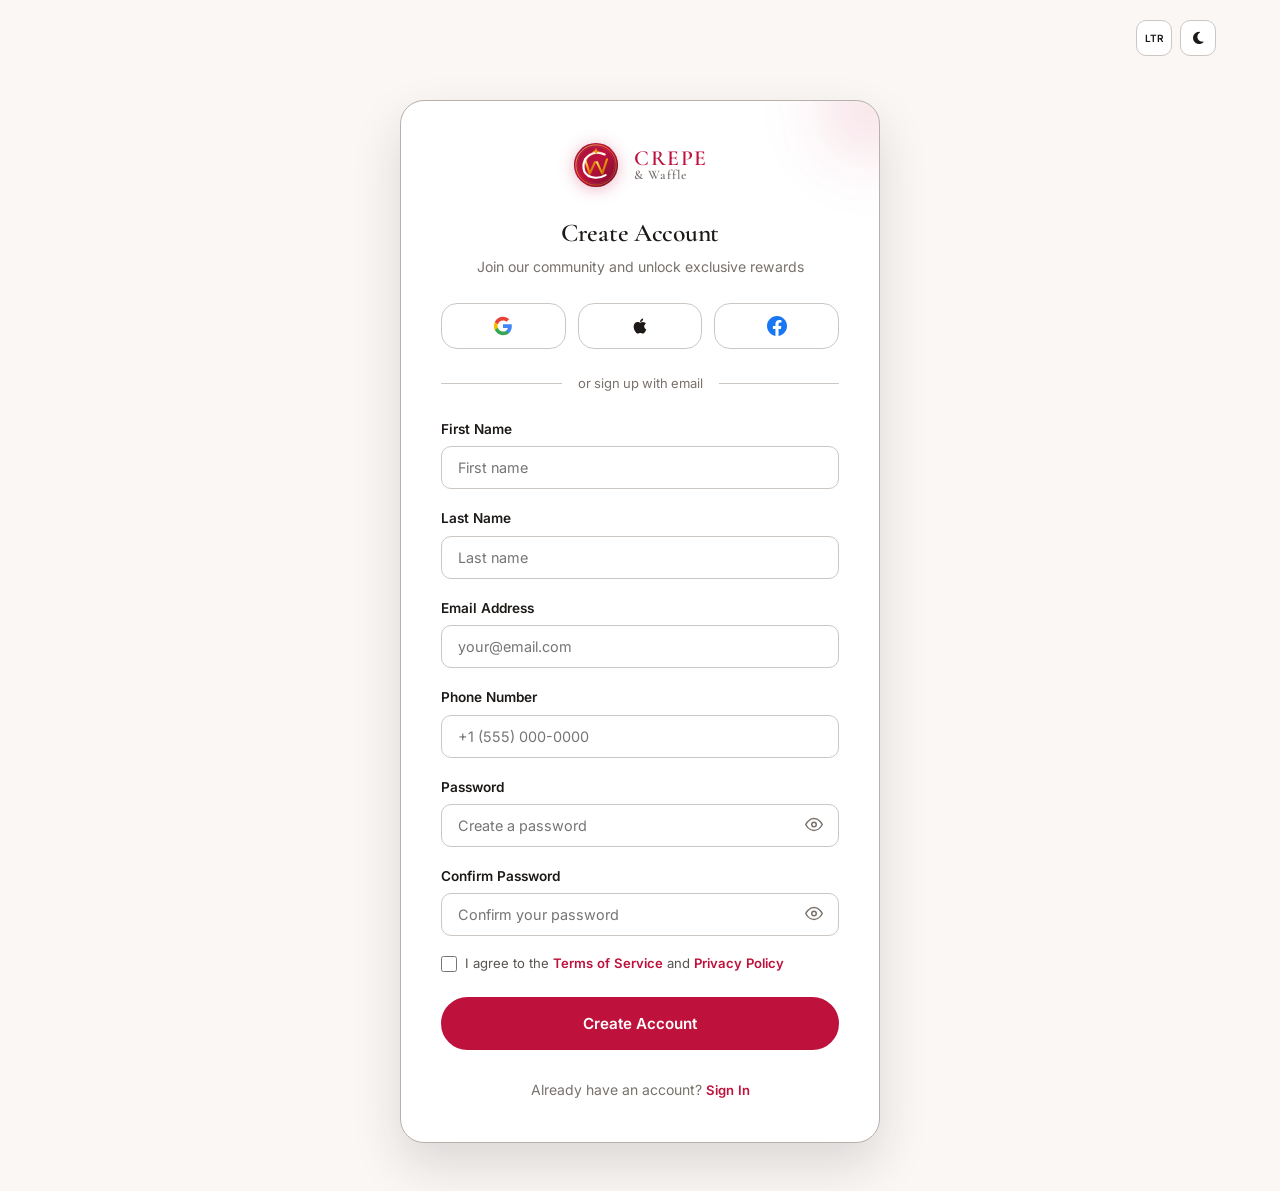
<file: signup.html>
<!DOCTYPE html>
<html lang="en">
<head>
    <meta charset="UTF-8">
    <meta name="viewport" content="width=device-width, initial-scale=1.0">
    <meta name="description" content="Create your Crepe & Waffle Café account for exclusive rewards, order tracking, and tasting reservations.">
    <title>Sign Up — Crepe & Waffle Café</title>
    <link rel="icon" href="favicon.svg" type="image/svg+xml">
    <!-- Font Awesome 6 Icons -->
    <link rel="stylesheet" href="https://cdnjs.cloudflare.com/ajax/libs/font-awesome/6.5.1/css/all.min.css">
    <link rel="stylesheet" href="style.css">
    <script src="components.js" defer></script>
</head>
<body class="auth-page">
    <!-- Top Bar with Theme & Direction Controls -->
    <div class="auth-topbar">
        <div style="display:flex;gap:0.5rem;">
            <button onclick="toggleDir(event)" class="auth-toggle-btn" title="Toggle Direction" aria-label="Toggle direction">
                <span class="dir-label" style="font-size:0.625rem;font-weight:600;">LTR</span>
            </button>
            <button onclick="toggleTheme(event)" class="auth-toggle-btn" title="Toggle Theme" aria-label="Toggle dark mode">
                <span class="theme-icon-wrap"><i class="fa-solid fa-moon"></i></span>
            </button>
        </div>
    </div>

    <!-- Main Auth Card -->
    <main class="auth-main">
        <div class="auth-card auth-card--wide">
            <!-- Decorative ambient orb -->
            <div class="auth-card-orb"></div>

            <!-- Logo (Clickable to Home) -->
            <a href="index.html" class="auth-logo" aria-label="Crepe & Waffle Café Home">
                <svg width="48" height="48" viewBox="0 0 100 100" fill="none" xmlns="http://www.w3.org/2000/svg">
                    <defs>
                        <linearGradient id="signupMedallionBg" x1="0%" y1="0%" x2="100%" y2="100%">
                            <stop offset="0%" stop-color="#9F1239"/>
                            <stop offset="45%" stop-color="#BE123C"/>
                            <stop offset="100%" stop-color="#700B2B"/>
                        </linearGradient>
                        <linearGradient id="signupGold" x1="0%" y1="0%" x2="100%" y2="100%">
                            <stop offset="0%" stop-color="#FEF08A"/>
                            <stop offset="45%" stop-color="#F59E0B"/>
                            <stop offset="100%" stop-color="#B45309"/>
                        </linearGradient>
                    </defs>
                    <circle cx="50" cy="50" r="46" fill="url(#signupMedallionBg)"/>
                    <circle cx="50" cy="50" r="42" stroke="url(#signupGold)" stroke-width="1.6" opacity="0.9"/>
                    <circle cx="50" cy="50" r="38.5" stroke="rgba(255,255,255,0.18)" stroke-width="1"/>
                    <path d="M27 38 L37 68 L48 44" stroke="url(#signupGold)" stroke-width="4.5" stroke-linecap="round" stroke-linejoin="round"/>
                    <path d="M52 44 L63 68 L73 38" stroke="url(#signupGold)" stroke-width="4.5" stroke-linecap="round" stroke-linejoin="round"/>
                    <line x1="32" y1="53" x2="68" y2="53" stroke="url(#signupGold)" stroke-width="2.5" stroke-linecap="round" opacity="0.75"/>
                    <path d="M68 28 C44 17, 22 34, 24 56 C26 76, 50 82, 70 71" stroke="#FFFFFF" stroke-width="4.5" stroke-linecap="round"/>
                    <path d="M63 25 C45 18, 28 32, 29 50" stroke="url(#signupGold)" stroke-width="1.5" stroke-linecap="round" opacity="0.6"/>
                    <path d="M50 14 L51.8 19.8 L57.5 21.5 L51.8 23.2 L50 29 L48.2 23.2 L42.5 21.5 L48.2 19.8 Z" fill="url(#signupGold)"/>
                </svg>
                <div class="auth-logo-text">
                    <span class="brand-top">CREPE</span>
                    <span class="brand-bottom">& Waffle</span>
                </div>
            </a>

            <!-- Header -->
            <div class="auth-header">
                <h1 class="auth-title">Create Account</h1>
                <p class="auth-subtitle">Join our community and unlock exclusive rewards</p>
            </div>

            <!-- Social Signup 3-Column Grid -->
            <div class="social-login-grid">
                <button type="button" class="social-btn" title="Sign up with Google" onclick="alert('Google sign-up coming soon!')">
                    <svg width="20" height="20" viewBox="0 0 24 24"><path d="M22.56 12.25c0-.78-.07-1.53-.2-2.25H12v4.26h5.92a5.06 5.06 0 01-2.2 3.32v2.77h3.57c2.08-1.92 3.28-4.74 3.28-8.1z" fill="#4285F4"/><path d="M12 23c2.97 0 5.46-.98 7.28-2.66l-3.57-2.77c-.98.66-2.23 1.06-3.71 1.06-2.86 0-5.29-1.93-6.16-4.53H2.18v2.84C3.99 20.53 7.7 23 12 23z" fill="#34A853"/><path d="M5.84 14.09c-.22-.66-.35-1.36-.35-2.09s.13-1.43.35-2.09V7.07H2.18C1.43 8.55 1 10.22 1 12s.43 3.45 1.18 4.93l2.85-2.22.81-.62z" fill="#FBBC05"/><path d="M12 5.38c1.62 0 3.06.56 4.21 1.64l3.15-3.15C17.45 2.09 14.97 1 12 1 7.7 1 3.99 3.47 2.18 7.07l3.66 2.84c.87-2.6 3.3-4.53 6.16-4.53z" fill="#EA4335"/></svg>
                </button>
                <button type="button" class="social-btn" title="Sign up with Apple" onclick="alert('Apple sign-up coming soon!')">
                    <svg width="20" height="20" viewBox="0 0 24 24" fill="currentColor"><path d="M17.05 20.28c-.98.95-2.05.88-3.08.4-1.09-.5-2.08-.48-3.24 0-1.44.62-2.2.44-3.06-.4C2.79 15.25 3.51 7.59 9.05 7.31c1.35.07 2.29.74 3.08.8 1.18-.24 2.31-.93 3.57-.84 1.51.12 2.65.72 3.4 1.8-3.12 1.87-2.38 5.98.48 7.13-.57 1.5-1.31 2.99-2.54 4.09zM12.03 7.25c-.15-2.23 1.66-4.07 3.74-4.25.29 2.58-2.34 4.5-3.74 4.25z"/></svg>
                </button>
                <button type="button" class="social-btn" title="Sign up with Facebook" onclick="alert('Facebook sign-up coming soon!')">
                    <svg width="20" height="20" viewBox="0 0 24 24" fill="#1877F2"><path d="M24 12.073c0-6.627-5.373-12-12-12s-12 5.373-12 12c0 5.99 4.388 10.954 10.125 11.854v-8.385H7.078v-3.47h3.047V9.43c0-3.007 1.792-4.669 4.533-4.669 1.312 0 2.686.235 2.686.235v2.953H15.83c-1.491 0-1.956.925-1.956 1.874v2.25h3.328l-.532 3.47h-2.796v8.385C19.612 23.027 24 18.062 24 12.073z"/></svg>
                </button>
            </div>

            <!-- Divider -->
            <div class="divider">or sign up with email</div>

            <!-- Form -->
            <form class="auth-form" onsubmit="event.preventDefault(); alert('Account created successfully!'); window.location.href='login.html';" id="signup-form">
                <div class="form-group">
                    <label class="form-label" for="signup-fname">First Name</label>
                    <input type="text" id="signup-fname" class="form-input" placeholder="First name" required>
                </div>
                <div class="form-group">
                    <label class="form-label" for="signup-lname">Last Name</label>
                    <input type="text" id="signup-lname" class="form-input" placeholder="Last name" required>
                </div>
                <div class="form-group">
                    <label class="form-label" for="signup-email">Email Address</label>
                    <input type="email" id="signup-email" class="form-input" placeholder="your@email.com" required>
                </div>
                <div class="form-group">
                    <label class="form-label" for="signup-phone">Phone Number</label>
                    <input type="tel" id="signup-phone" class="form-input" placeholder="+1 (555) 000-0000" required>
                </div>
                <div class="form-group">
                    <label class="form-label" for="signup-password">Password</label>
                    <div class="password-wrapper">
                        <input type="password" id="signup-password" class="form-input" placeholder="Create a password" required minlength="8">
                        <button type="button" class="password-toggle" onclick="togglePasswordVisibility('signup-password', this)" aria-label="Toggle password visibility">
                            <span class="pw-icon"><svg xmlns="http://www.w3.org/2000/svg" width="18" height="18" viewBox="0 0 24 24" fill="none" stroke="currentColor" stroke-width="2" stroke-linecap="round" stroke-linejoin="round"><path d="M1 12s4-8 11-8 11 8 11 8-4 8-11 8-11-8-11-8z"/><circle cx="12" cy="12" r="3"/></svg></span>
                        </button>
                    </div>
                </div>
                <div class="form-group">
                    <label class="form-label" for="signup-confirm">Confirm Password</label>
                    <div class="password-wrapper">
                        <input type="password" id="signup-confirm" class="form-input" placeholder="Confirm your password" required minlength="8">
                        <button type="button" class="password-toggle" onclick="togglePasswordVisibility('signup-confirm', this)" aria-label="Toggle password visibility">
                            <span class="pw-icon"><svg xmlns="http://www.w3.org/2000/svg" width="18" height="18" viewBox="0 0 24 24" fill="none" stroke="currentColor" stroke-width="2" stroke-linecap="round" stroke-linejoin="round"><path d="M1 12s4-8 11-8 11 8 11 8-4 8-11 8-11-8-11-8z"/><circle cx="12" cy="12" r="3"/></svg></span>
                        </button>
                    </div>
                </div>
                <div class="checkbox-wrapper" style="margin-bottom:1.5rem;">
                    <input type="checkbox" id="terms" required>
                    <label for="terms">I agree to the <a href="coming-soon.html" class="link-primary">Terms of Service</a> and <a href="coming-soon.html" class="link-primary">Privacy Policy</a></label>
                </div>
                <button type="submit" class="btn btn-primary w-full btn-lg">Create Account</button>
            </form>

            <!-- Footer link -->
            <p class="auth-footer-text">
                Already have an account? <a href="login.html" class="link-primary">Sign In</a>
            </p>
        </div>
    </main>

    <script>
        document.addEventListener('DOMContentLoaded', function() {
            initAuthPage();
        });
    </script>
</body>
</html>
</file>
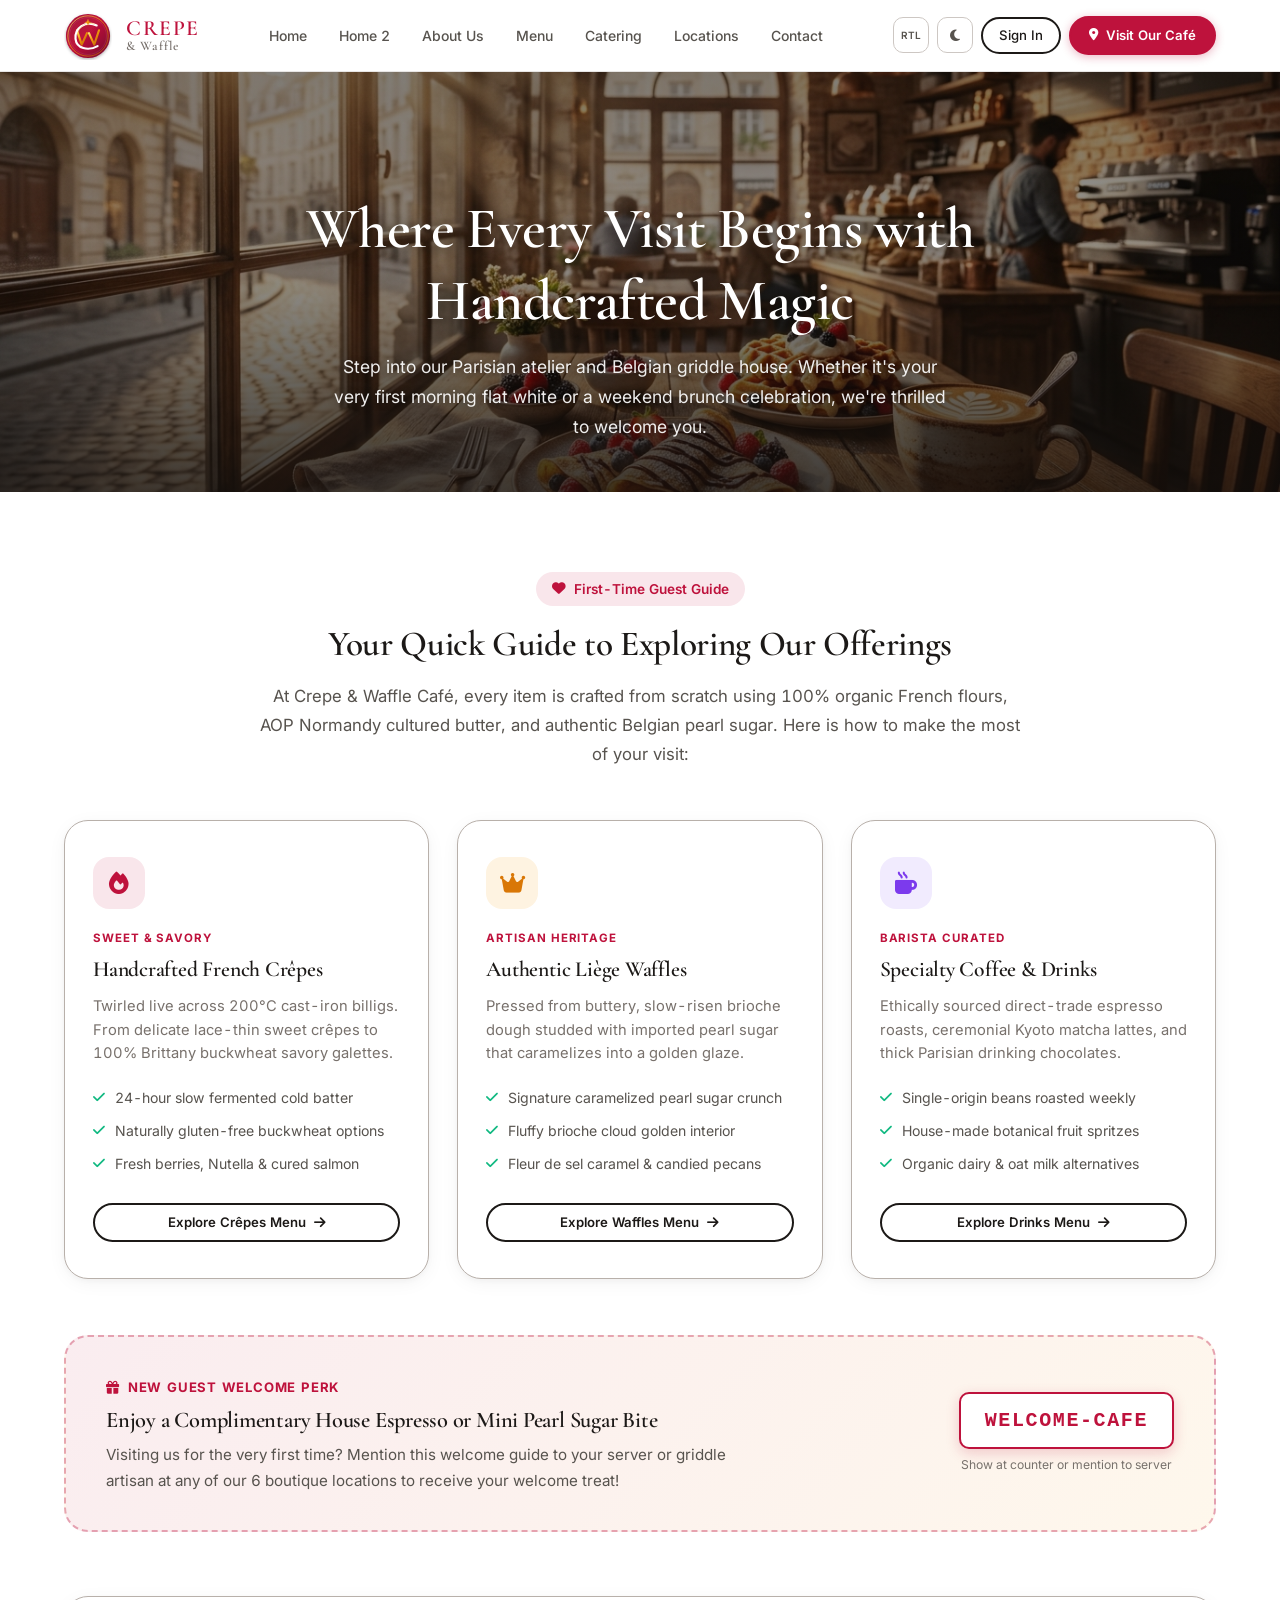
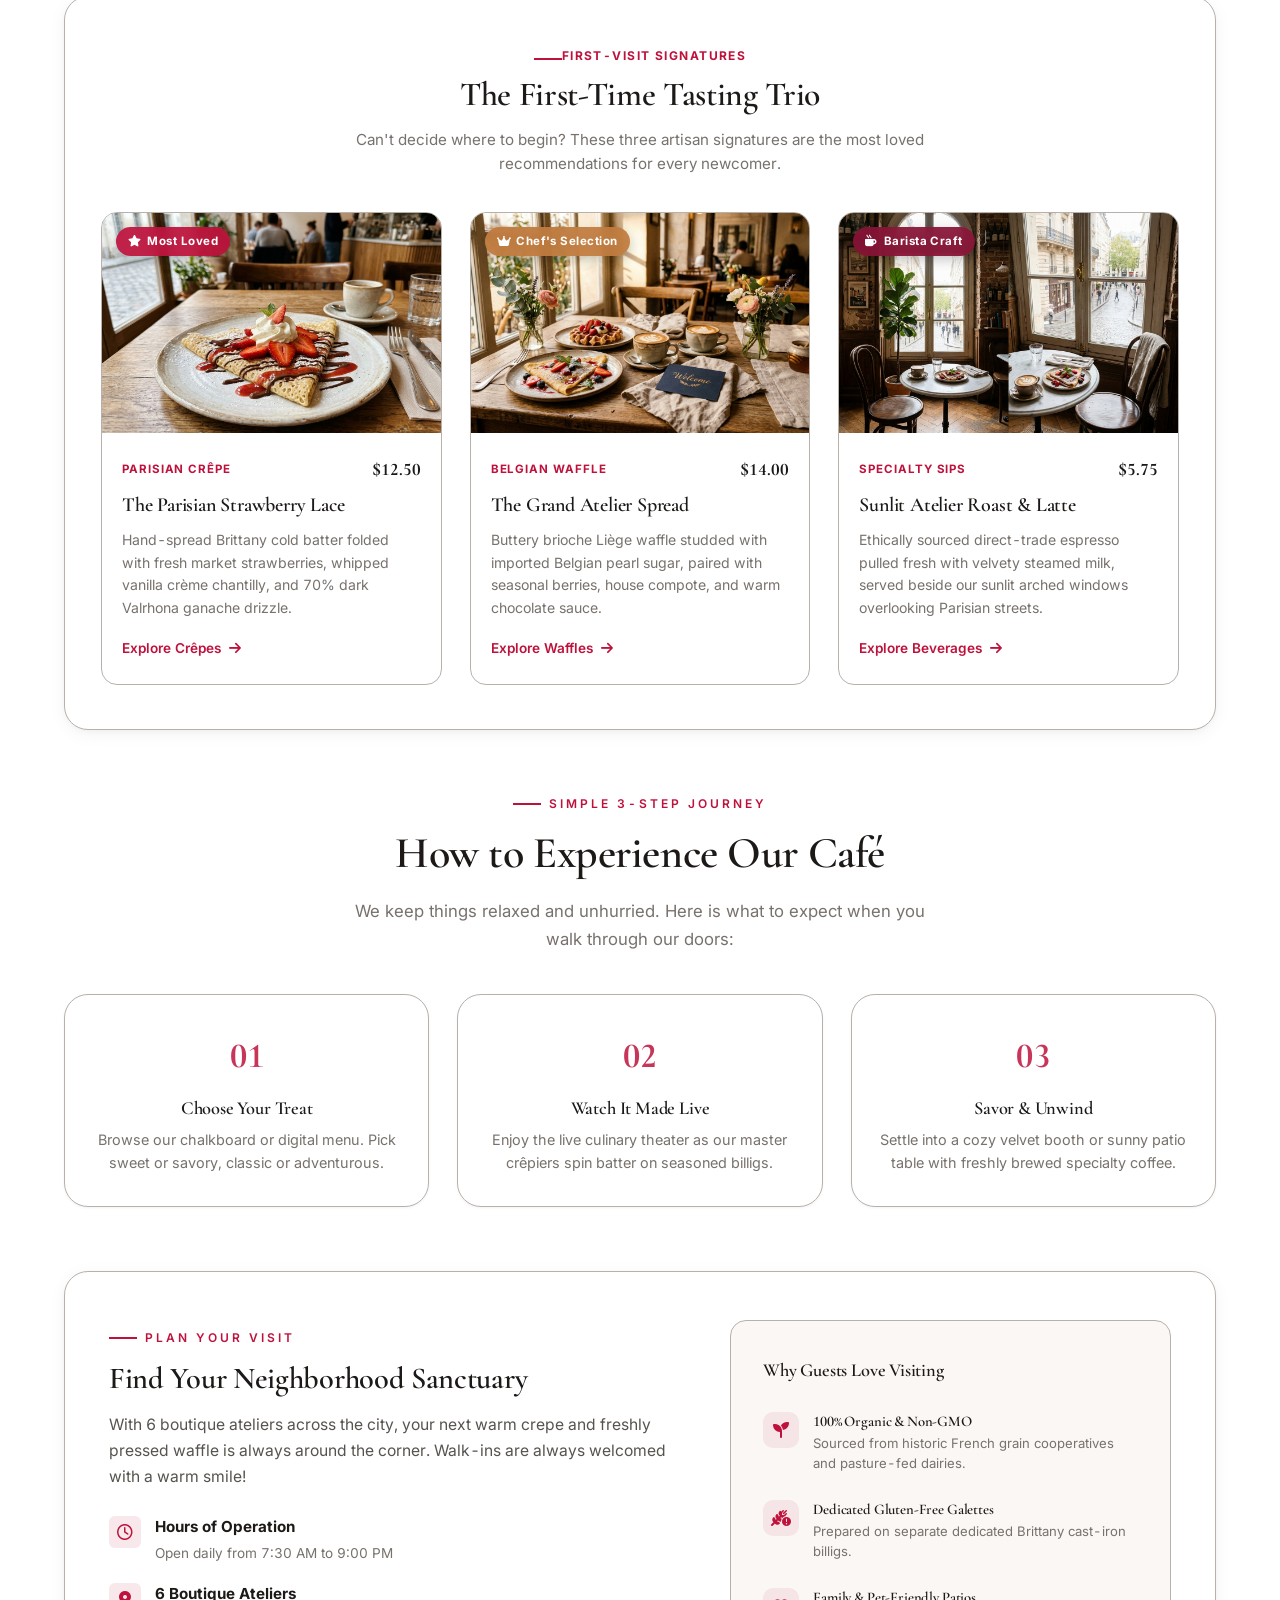
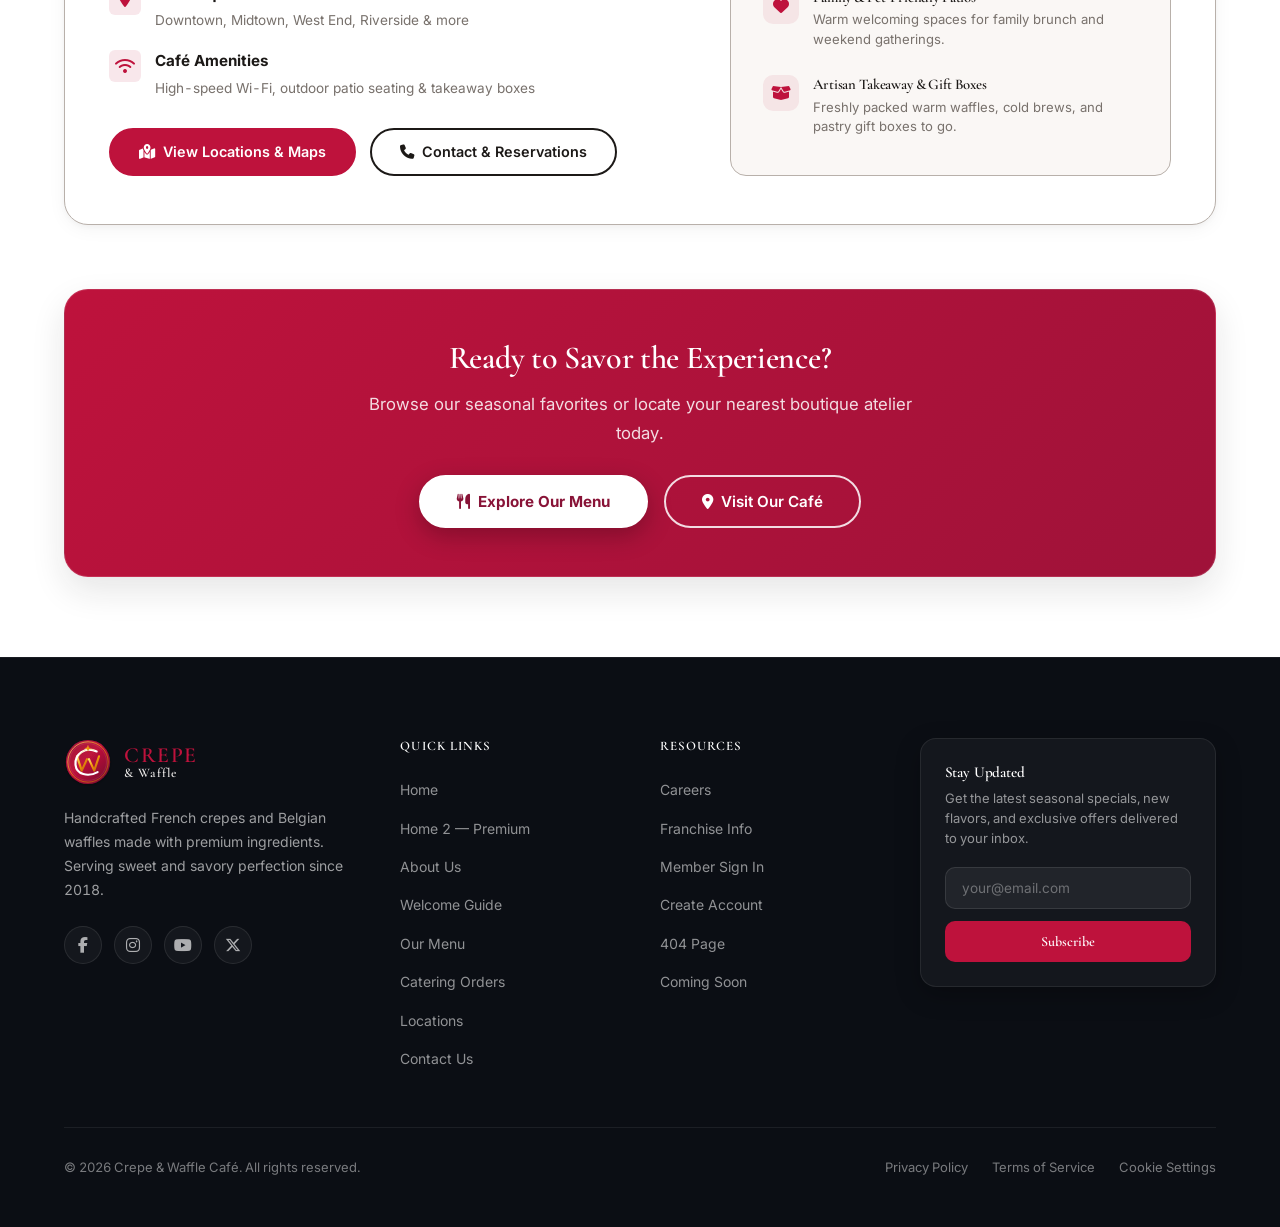
<file: welcome.html>
<!DOCTYPE html>
<html lang="en">
<head>
    <meta charset="UTF-8">
    <meta name="viewport" content="width=device-width, initial-scale=1.0">
    <meta name="description" content="Welcome to Crepe & Waffle Café — Explore our handcrafted French crepes, Belgian Liege waffles, and artisan beverages. Plan your visit today.">
    <title>Welcome to Crepe & Waffle Café — Explore Our Menu & Plan Your Visit</title>
    <link rel="icon" href="favicon.svg" type="image/svg+xml">
    <link rel="stylesheet" href="https://cdnjs.cloudflare.com/ajax/libs/font-awesome/6.5.1/css/all.min.css">
    <link rel="stylesheet" href="style.css">
    <script src="components.js" defer></script>
</head>
<body>
    <div id="navbar-placeholder"></div>

    <!-- ====== PAGE HERO ====== -->
    <section class="page-hero welcome-hero">
        <div class="page-hero-bg">
            <img src="assets/images/banner/welcome-hero-banner.jpg" alt="Warm European crepe and waffle cafe with morning sunlight and fresh treats" loading="eager">
        </div>
        <div class="page-hero-overlay"></div>
        <div class="container page-hero-content">
            <h1 class="fade-up">Where Every Visit Begins with Handcrafted Magic</h1>
            <p class="fade-up">Step into our Parisian atelier and Belgian griddle house. Whether it's your very first morning flat white or a weekend brunch celebration, we're thrilled to welcome you.</p>
        </div>
    </section>

    <!-- ====== WELCOME HIGHLIGHTS ====== -->
    <section class="welcome-section">
        <div class="container">
            <!-- First-Time Guest Intro Card -->
            <div class="welcome-intro-card fade-up">
                <div class="welcome-intro-badge">
                    <i class="fa-solid fa-heart"></i>
                    <span>First-Time Guest Guide</span>
                </div>
                <h2>Your Quick Guide to Exploring Our Offerings</h2>
                <p>At Crepe &amp; Waffle Café, every item is crafted from scratch using 100% organic French flours, AOP Normandy cultured butter, and authentic Belgian pearl sugar. Here is how to make the most of your visit:</p>
            </div>

            <!-- 3 Core Offerings -->
            <div class="welcome-offerings-grid">
                <!-- Offering 1: French Crepes -->
                <div class="welcome-card fade-up">
                    <div class="welcome-card-icon">
                        <i class="fa-solid fa-fire"></i>
                    </div>
                    <span class="welcome-card-tag">Sweet &amp; Savory</span>
                    <h3>Handcrafted French Crêpes</h3>
                    <p>Twirled live across 200°C cast-iron billigs. From delicate lace-thin sweet crêpes to 100% Brittany buckwheat savory galettes.</p>
                    <ul class="welcome-list">
                        <li><i class="fa-solid fa-check"></i> 24-hour slow fermented cold batter</li>
                        <li><i class="fa-solid fa-check"></i> Naturally gluten-free buckwheat options</li>
                        <li><i class="fa-solid fa-check"></i> Fresh berries, Nutella &amp; cured salmon</li>
                    </ul>
                    <a href="menu.html#sweet-crepe" class="btn btn-secondary btn-sm w-full">
                        <span>Explore Crêpes Menu</span>
                        <i class="fa-solid fa-arrow-right"></i>
                    </a>
                </div>

                <!-- Offering 2: Belgian Waffles -->
                <div class="welcome-card fade-up">
                    <div class="welcome-card-icon gold-icon">
                        <i class="fa-solid fa-crown"></i>
                    </div>
                    <span class="welcome-card-tag">Artisan Heritage</span>
                    <h3>Authentic Liège Waffles</h3>
                    <p>Pressed from buttery, slow-risen brioche dough studded with imported pearl sugar that caramelizes into a golden glaze.</p>
                    <ul class="welcome-list">
                        <li><i class="fa-solid fa-check"></i> Signature caramelized pearl sugar crunch</li>
                        <li><i class="fa-solid fa-check"></i> Fluffy brioche cloud golden interior</li>
                        <li><i class="fa-solid fa-check"></i> Fleur de sel caramel &amp; candied pecans</li>
                    </ul>
                    <a href="menu.html#sweet-waffle" class="btn btn-secondary btn-sm w-full">
                        <span>Explore Waffles Menu</span>
                        <i class="fa-solid fa-arrow-right"></i>
                    </a>
                </div>

                <!-- Offering 3: Specialty Coffee & Sips -->
                <div class="welcome-card fade-up">
                    <div class="welcome-card-icon berry-icon">
                        <i class="fa-solid fa-mug-hot"></i>
                    </div>
                    <span class="welcome-card-tag">Barista Curated</span>
                    <h3>Specialty Coffee &amp; Drinks</h3>
                    <p>Ethically sourced direct-trade espresso roasts, ceremonial Kyoto matcha lattes, and thick Parisian drinking chocolates.</p>
                    <ul class="welcome-list">
                        <li><i class="fa-solid fa-check"></i> Single-origin beans roasted weekly</li>
                        <li><i class="fa-solid fa-check"></i> House-made botanical fruit spritzes</li>
                        <li><i class="fa-solid fa-check"></i> Organic dairy &amp; oat milk alternatives</li>
                    </ul>
                    <a href="menu.html#beverages" class="btn btn-secondary btn-sm w-full">
                        <span>Explore Drinks Menu</span>
                        <i class="fa-solid fa-arrow-right"></i>
                    </a>
                </div>
            </div>

            <!-- Welcome Guest Perk / Gift Card -->
            <div class="welcome-perk-card fade-up">
                <div class="welcome-perk-content">
                    <span class="perk-label"><i class="fa-solid fa-gift"></i> New Guest Welcome Perk</span>
                    <h3>Enjoy a Complimentary House Espresso or Mini Pearl Sugar Bite</h3>
                    <p>Visiting us for the very first time? Mention this welcome guide to your server or griddle artisan at any of our 6 boutique locations to receive your welcome treat!</p>
                </div>
                <div class="welcome-perk-action">
                    <div class="welcome-promo-code">WELCOME-CAFE</div>
                    <span class="promo-sub">Show at counter or mention to server</span>
                </div>
            </div>

            <!-- ====== FIRST-VISIT TASTING TRIO ====== -->
            <div class="welcome-trio-section fade-up">
                <div class="welcome-trio-header text-center">
                    <span class="section-label">First-Visit Signatures</span>
                    <h2 class="section-title">The First-Time Tasting Trio</h2>
                    <p class="section-subtitle">Can't decide where to begin? These three artisan signatures are the most loved recommendations for every newcomer.</p>
                </div>

                <div class="welcome-trio-grid">
                    <!-- Item 1: French Crêpe -->
                    <div class="welcome-trio-card fade-up">
                        <div class="welcome-trio-media">
                            <img src="assets/images/welcome/welcome-dish-crepe.jpg" alt="Delicate French strawberry lace crepe with Chantilly cream and chocolate drizzle" loading="lazy">
                            <span class="welcome-trio-badge"><i class="fa-solid fa-star"></i> Most Loved</span>
                        </div>
                        <div class="welcome-trio-body">
                            <div class="welcome-trio-meta">
                                <span class="welcome-trio-cat">PARISIAN CRÊPE</span>
                                <span class="welcome-trio-price">$12.50</span>
                            </div>
                            <h3>The Parisian Strawberry Lace</h3>
                            <p>Hand-spread Brittany cold batter folded with fresh market strawberries, whipped vanilla crème chantilly, and 70% dark Valrhona ganache drizzle.</p>
                            <a href="menu.html#sweet-crepe" class="welcome-trio-link">
                                <span>Explore Crêpes</span>
                                <i class="fa-solid fa-arrow-right"></i>
                            </a>
                        </div>
                    </div>

                    <!-- Item 2: Table Spread & Waffle -->
                    <div class="welcome-trio-card fade-up">
                        <div class="welcome-trio-media">
                            <img src="assets/images/welcome/welcome-table-spread.jpg" alt="Café celebration table spread featuring caramelized Belgian Liège waffles and fresh breakfast treats" loading="lazy">
                            <span class="welcome-trio-badge gold-badge"><i class="fa-solid fa-crown"></i> Chef's Selection</span>
                        </div>
                        <div class="welcome-trio-body">
                            <div class="welcome-trio-meta">
                                <span class="welcome-trio-cat">BELGIAN WAFFLE</span>
                                <span class="welcome-trio-price">$14.00</span>
                            </div>
                            <h3>The Grand Atelier Spread</h3>
                            <p>Buttery brioche Liège waffle studded with imported Belgian pearl sugar, paired with seasonal berries, house compote, and warm chocolate sauce.</p>
                            <a href="menu.html#sweet-waffle" class="welcome-trio-link">
                                <span>Explore Waffles</span>
                                <i class="fa-solid fa-arrow-right"></i>
                            </a>
                        </div>
                    </div>

                    <!-- Item 3: Coffee Nook & Sips -->
                    <div class="welcome-trio-card fade-up">
                        <div class="welcome-trio-media">
                            <img src="assets/images/welcome/welcome-coffee-nook.jpg" alt="Warm sunlit café window nook with artisanal cappuccino latte art and breakfast treats" loading="lazy">
                            <span class="welcome-trio-badge berry-badge"><i class="fa-solid fa-mug-hot"></i> Barista Craft</span>
                        </div>
                        <div class="welcome-trio-body">
                            <div class="welcome-trio-meta">
                                <span class="welcome-trio-cat">SPECIALTY SIPS</span>
                                <span class="welcome-trio-price">$5.75</span>
                            </div>
                            <h3>Sunlit Atelier Roast &amp; Latte</h3>
                            <p>Ethically sourced direct-trade espresso pulled fresh with velvety steamed milk, served beside our sunlit arched windows overlooking Parisian streets.</p>
                            <a href="menu.html#beverages" class="welcome-trio-link">
                                <span>Explore Beverages</span>
                                <i class="fa-solid fa-arrow-right"></i>
                            </a>
                        </div>
                    </div>
                </div>
            </div>

            <!-- Step-by-Step Experience Guide -->
            <div class="welcome-steps-section text-center">
                <span class="section-label fade-up">Simple 3-Step Journey</span>
                <h2 class="section-title fade-up">How to Experience Our Café</h2>
                <p class="section-desc fade-up">We keep things relaxed and unhurried. Here is what to expect when you walk through our doors:</p>

                <div class="welcome-steps-grid">
                    <div class="welcome-step-card fade-up">
                        <div class="step-number">01</div>
                        <h4>Choose Your Treat</h4>
                        <p>Browse our chalkboard or digital menu. Pick sweet or savory, classic or adventurous.</p>
                    </div>
                    <div class="welcome-step-card fade-up">
                        <div class="step-number">02</div>
                        <h4>Watch It Made Live</h4>
                        <p>Enjoy the live culinary theater as our master crêpiers spin batter on seasoned billigs.</p>
                    </div>
                    <div class="welcome-step-card fade-up">
                        <div class="step-number">03</div>
                        <h4>Savor &amp; Unwind</h4>
                        <p>Settle into a cozy velvet booth or sunny patio table with freshly brewed specialty coffee.</p>
                    </div>
                </div>
            </div>

            <!-- Plan Your Visit Highlights Card -->
            <div class="welcome-visit-card fade-up">
                <div class="visit-card-grid">
                    <div class="visit-info-col">
                        <span class="section-label">Plan Your Visit</span>
                        <h2>Find Your Neighborhood Sanctuary</h2>
                        <p>With 6 boutique ateliers across the city, your next warm crepe and freshly pressed waffle is always around the corner. Walk-ins are always welcomed with a warm smile!</p>
                        
                        <div class="visit-features-list">
                            <div class="visit-feature">
                                <i class="fa-regular fa-clock"></i>
                                <div>
                                    <strong>Hours of Operation</strong>
                                    <span>Open daily from 7:30 AM to 9:00 PM</span>
                                </div>
                            </div>
                            <div class="visit-feature">
                                <i class="fa-solid fa-location-dot"></i>
                                <div>
                                    <strong>6 Boutique Ateliers</strong>
                                    <span>Downtown, Midtown, West End, Riverside &amp; more</span>
                                </div>
                            </div>
                            <div class="visit-feature">
                                <i class="fa-solid fa-wifi"></i>
                                <div>
                                    <strong>Café Amenities</strong>
                                    <span>High-speed Wi-Fi, outdoor patio seating &amp; takeaway boxes</span>
                                </div>
                            </div>
                        </div>

                        <div class="visit-actions">
                            <a href="locations.html" class="btn btn-primary">
                                <i class="fa-solid fa-map-location-dot"></i>
                                <span>View Locations &amp; Maps</span>
                            </a>
                            <a href="contact.html" class="btn btn-secondary">
                                <i class="fa-solid fa-phone"></i>
                                <span>Contact &amp; Reservations</span>
                            </a>
                        </div>
                    </div>

                    <div class="visit-amenities-box">
                        <h3>Why Guests Love Visiting</h3>
                        <div class="amenity-item">
                            <div class="amenity-icon"><i class="fa-solid fa-seedling"></i></div>
                            <div>
                                <h4>100% Organic &amp; Non-GMO</h4>
                                <p>Sourced from historic French grain cooperatives and pasture-fed dairies.</p>
                            </div>
                        </div>
                        <div class="amenity-item">
                            <div class="amenity-icon"><i class="fa-solid fa-wheat-awn-circle-exclamation"></i></div>
                            <div>
                                <h4>Dedicated Gluten-Free Galettes</h4>
                                <p>Prepared on separate dedicated Brittany cast-iron billigs.</p>
                            </div>
                        </div>
                        <div class="amenity-item">
                            <div class="amenity-icon"><i class="fa-solid fa-heart"></i></div>
                            <div>
                                <h4>Family &amp; Pet-Friendly Patios</h4>
                                <p>Warm welcoming spaces for family brunch and weekend gatherings.</p>
                            </div>
                        </div>
                        <div class="amenity-item">
                            <div class="amenity-icon"><i class="fa-solid fa-box-open"></i></div>
                            <div>
                                <h4>Artisan Takeaway &amp; Gift Boxes</h4>
                                <p>Freshly packed warm waffles, cold brews, and pastry gift boxes to go.</p>
                            </div>
                        </div>
                    </div>
                </div>
            </div>

            <!-- Final Dual Action Strip -->
            <div class="welcome-bottom-cta fade-up">
                <h2>Ready to Savor the Experience?</h2>
                <p>Browse our seasonal favorites or locate your nearest boutique atelier today.</p>
                <div class="welcome-bottom-buttons">
                    <a href="menu.html" class="btn btn-primary btn-lg">
                        <i class="fa-solid fa-utensils"></i>
                        <span>Explore Our Menu</span>
                    </a>
                    <a href="locations.html" class="btn btn-secondary btn-lg">
                        <i class="fa-solid fa-location-dot"></i>
                        <span>Visit Our Café</span>
                    </a>
                </div>
            </div>
        </div>
    </section>

    <div id="footer-placeholder"></div>
</body>
</html>
</file>
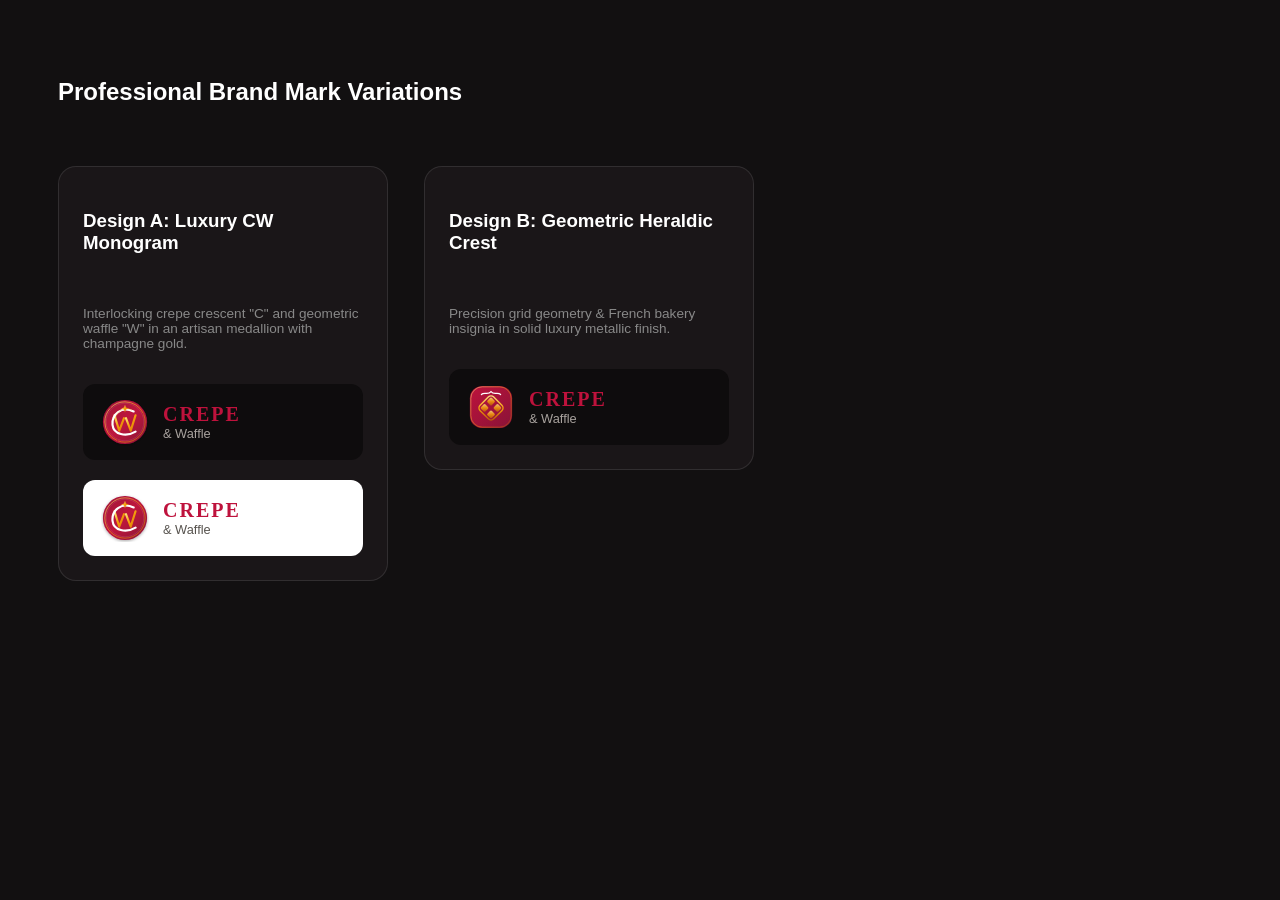
<file: scratch/logo_preview.html>
<!DOCTYPE html>
<html lang="en">
<head>
<meta charset="UTF-8">
<title>Professional Logo Preview</title>
<style>
  body {
    background: #121011;
    color: #FFF;
    font-family: 'Outfit', -apple-system, sans-serif;
    padding: 50px;
    display: flex;
    flex-direction: column;
    gap: 40px;
  }
  .row {
    display: flex;
    gap: 36px;
    align-items: flex-start;
  }
  .card {
    background: #1A1618;
    border: 1px solid rgba(255,255,255,0.1);
    border-radius: 18px;
    padding: 24px;
    display: flex;
    flex-direction: column;
    gap: 20px;
    width: 280px;
  }
  .preview-box {
    display: flex;
    align-items: center;
    gap: 14px;
    padding: 14px 18px;
    background: #0E0C0D;
    border-radius: 12px;
  }
  .preview-box.light {
    background: #FFFFFF;
  }
  .brand-text { display: flex; flex-direction: column; }
  .brand-top {
    font-family: 'Playfair Display', Georgia, serif;
    font-weight: 700;
    font-size: 1.25rem;
    letter-spacing: 2px;
    color: #BE123C;
  }
  .brand-bottom {
    font-size: 0.8rem;
    color: #A8A29E;
    font-weight: 500;
  }
  .light .brand-bottom { color: #57534E; }
</style>
</head>
<body>
  <h2>Professional Brand Mark Variations</h2>
  <div class="row">

    <!-- VARIATION A: Interlocking Luxury "CW" Monogram in Gold & Rose Circle -->
    <div class="card">
      <h3>Design A: Luxury CW Monogram</h3>
      <p style="font-size:0.85rem;color:#888;">Interlocking crepe crescent "C" and geometric waffle "W" in an artisan medallion with champagne gold.</p>
      
      <!-- Dark View -->
      <div class="preview-box">
        <svg width="48" height="48" viewBox="0 0 100 100" fill="none" xmlns="http://www.w3.org/2000/svg">
          <defs>
            <linearGradient id="medallionGrad" x1="0%" y1="0%" x2="100%" y2="100%">
              <stop offset="0%" stop-color="#9F1239"/>
              <stop offset="50%" stop-color="#BE123C"/>
              <stop offset="100%" stop-color="#881337"/>
            </linearGradient>
            <linearGradient id="goldGrad" x1="0%" y1="0%" x2="100%" y2="100%">
              <stop offset="0%" stop-color="#FEF08A"/>
              <stop offset="50%" stop-color="#F59E0B"/>
              <stop offset="100%" stop-color="#D97706"/>
            </linearGradient>
            <filter id="proShadow" x="-10%" y="-10%" width="120%" height="120%">
              <feDropShadow dx="0" dy="2" stdDeviation="3" flood-color="#000" flood-opacity="0.35"/>
            </filter>
          </defs>
          <!-- Outer Circle Badge -->
          <circle cx="50" cy="50" r="46" fill="url(#medallionGrad)" filter="url(#proShadow)"/>
          <circle cx="50" cy="50" r="42" stroke="url(#goldGrad)" stroke-width="1.5" stroke-dasharray="80 2" opacity="0.85"/>
          <circle cx="50" cy="50" r="39" stroke="rgba(255,255,255,0.2)" stroke-width="1"/>

          <!-- Stylized Geometric Waffle "W" in Gold -->
          <!-- Left V -->
          <path d="M28 36 L38 68 L48 42" stroke="url(#goldGrad)" stroke-width="4.5" stroke-linecap="round" stroke-linejoin="round"/>
          <!-- Right V -->
          <path d="M52 42 L62 68 L72 36" stroke="url(#goldGrad)" stroke-width="4.5" stroke-linecap="round" stroke-linejoin="round"/>
          <!-- Waffle diamond crossbar link -->
          <line x1="33" y1="52" x2="67" y2="52" stroke="url(#goldGrad)" stroke-width="2.5" stroke-linecap="round" opacity="0.7"/>

          <!-- Crepe Flowing "C" Ribbon intertwining -->
          <path d="M68 28 C42 16, 22 34, 24 56 C26 76, 52 82, 72 70" stroke="#FFFFFF" stroke-width="4.5" stroke-linecap="round"/>
          <path d="M64 25 C46 16, 28 30, 30 50" stroke="url(#goldGrad)" stroke-width="1.5" stroke-linecap="round" opacity="0.6"/>

          <!-- Chef Star Crown -->
          <path d="M50 14 L52 20 L58 22 L52 24 L50 30 L48 24 L42 22 L48 20 Z" fill="url(#goldGrad)"/>
        </svg>
        <div class="brand-text">
          <span class="brand-top">CREPE</span>
          <span class="brand-bottom">& Waffle</span>
        </div>
      </div>

      <!-- Light View -->
      <div class="preview-box light">
        <svg width="48" height="48" viewBox="0 0 100 100" fill="none" xmlns="http://www.w3.org/2000/svg">
          <circle cx="50" cy="50" r="46" fill="url(#medallionGrad)" filter="url(#proShadow)"/>
          <circle cx="50" cy="50" r="42" stroke="url(#goldGrad)" stroke-width="1.5" opacity="0.85"/>
          <circle cx="50" cy="50" r="39" stroke="rgba(255,255,255,0.2)" stroke-width="1"/>
          <path d="M28 36 L38 68 L48 42" stroke="url(#goldGrad)" stroke-width="4.5" stroke-linecap="round" stroke-linejoin="round"/>
          <path d="M52 42 L62 68 L72 36" stroke="url(#goldGrad)" stroke-width="4.5" stroke-linecap="round" stroke-linejoin="round"/>
          <line x1="33" y1="52" x2="67" y2="52" stroke="url(#goldGrad)" stroke-width="2.5" stroke-linecap="round" opacity="0.7"/>
          <path d="M68 28 C42 16, 22 34, 24 56 C26 76, 52 82, 72 70" stroke="#FFFFFF" stroke-width="4.5" stroke-linecap="round"/>
          <path d="M50 14 L52 20 L58 22 L52 24 L50 30 L48 24 L42 22 L48 20 Z" fill="url(#goldGrad)"/>
        </svg>
        <div class="brand-text">
          <span class="brand-top">CREPE</span>
          <span class="brand-bottom">& Waffle</span>
        </div>
      </div>
    </div>

    <!-- VARIATION B: Minimalist Parisian Seal (Waffle Lattice + Golden Crepe Crescent) -->
    <div class="card">
      <h3>Design B: Geometric Heraldic Crest</h3>
      <p style="font-size:0.85rem;color:#888;">Precision grid geometry & French bakery insignia in solid luxury metallic finish.</p>

      <!-- Dark View -->
      <div class="preview-box">
        <svg width="48" height="48" viewBox="0 0 100 100" fill="none" xmlns="http://www.w3.org/2000/svg">
          <defs>
            <linearGradient id="crestGold" x1="0%" y1="0%" x2="100%" y2="100%">
              <stop offset="0%" stop-color="#FDE68A"/>
              <stop offset="50%" stop-color="#F59E0B"/>
              <stop offset="100%" stop-color="#B45309"/>
            </linearGradient>
            <linearGradient id="crestRose" x1="0%" y1="0%" x2="100%" y2="100%">
              <stop offset="0%" stop-color="#BE123C"/>
              <stop offset="100%" stop-color="#881337"/>
            </linearGradient>
          </defs>
          <!-- Squircle Base -->
          <rect x="6" y="6" width="88" height="88" rx="26" fill="url(#crestRose)"/>
          <rect x="8" y="8" width="84" height="84" rx="24" stroke="url(#crestGold)" stroke-width="1.5" opacity="0.7"/>

          <!-- Isometric / Diamond Waffle Crest with 4 crisp diamond cells -->
          <g transform="translate(50, 52) rotate(45)">
            <rect x="-20" y="-20" width="40" height="40" rx="8" fill="none" stroke="url(#crestGold)" stroke-width="3"/>
            <rect x="-16" y="-16" width="13" height="13" rx="3" fill="url(#crestGold)" opacity="0.85"/>
            <rect x="3" y="-16" width="13" height="13" rx="3" fill="url(#crestGold)" opacity="0.85"/>
            <rect x="-16" y="3" width="13" height="13" rx="3" fill="url(#crestGold)" opacity="0.85"/>
            <rect x="3" y="3" width="13" height="13" rx="3" fill="url(#crestGold)" opacity="0.85"/>
          </g>

          <!-- Golden Artisan Steam Wisps / Crown Ribbon -->
          <path d="M30 24 C36 18, 44 26, 50 18 C56 26, 64 18, 70 24" stroke="#FFF" stroke-width="2.5" stroke-linecap="round" fill="none"/>
        </svg>
        <div class="brand-text">
          <span class="brand-top">CREPE</span>
          <span class="brand-bottom">& Waffle</span>
        </div>
      </div>
    </div>

  </div>
</body>
</html>
</file>
<file: style.css>
/* ======================================================================
   CREPE & WAFFLE CAFÉ — DESIGN SYSTEM & STYLES
   Color Palette: Primary #BE123C (Parisian Berry) | Secondary #1C1917 (Roasted Espresso)
   Typography: Cormorant Garamond (headings) + Inter (body)
   ====================================================================== */

/* ─── GOOGLE FONTS ─────────────────────────────────────── */
@import url('https://fonts.googleapis.com/css2?family=Cormorant+Garamond:ital,wght@0,400;0,500;0,600;0,700;1,400;1,600&family=Inter:wght@300;400;500;600;700&display=swap');

/* ─── CSS CUSTOM PROPERTIES (DESIGN TOKENS) ───────────── */
:root {
    /* Brand Colors (Rolled: Parisian Berry & Roasted Espresso) */
    --primary: #BE123C;
    --primary-light: #E11D48;
    --primary-dark: #9F1239;
    --secondary: #1C1917;
    --secondary-light: #292524;
    --secondary-dark: #0C0A09;

    /* Neutral tones */
    --cream: #FFF5F5;
    --cream-dark: #FFE4E6;
    --warm-gray: #78716C;
    --warm-gray-light: #A8A29E;
    --text-primary: #1C1917;
    --text-secondary: #57534E;
    --text-muted: #78716C;

    /* Background */
    --bg-main: #FFFFFF;
    --bg-card: #FFFFFF;
    --bg-section-alt: #FAF7F5;
    --bg-overlay: rgba(28, 25, 23, 0.72);
    --bg-glass: rgba(255, 255, 255, 0.88);

    /* Borders & Shadows */
    --border-color: #CDC7C3;
    --border-card: #B8B0AA;
    --border-light: #E7E5E4;
    --shadow-sm: 0 1px 3px rgba(28, 25, 23, 0.05);
    --shadow-md: 0 6px 18px rgba(28, 25, 23, 0.08);
    --shadow-lg: 0 14px 34px rgba(28, 25, 23, 0.11);
    --shadow-xl: 0 22px 50px rgba(28, 25, 23, 0.14);
    --shadow-card: 0 4px 20px -2px rgba(28, 25, 23, 0.06), 0 2px 6px -1px rgba(28, 25, 23, 0.04);
    --shadow-card-hover: 0 20px 42px -10px rgba(28, 25, 23, 0.14), 0 8px 18px -4px rgba(190, 18, 60, 0.10), 0 0 0 1px rgba(190, 18, 60, 0.15);
    --shadow-primary: 0 8px 24px rgba(190, 18, 60, 0.28);

    /* Typography */
    --font-heading: 'Cormorant Garamond', Georgia, serif;
    --font-body: 'Inter', -apple-system, BlinkMacSystemFont, 'Segoe UI', Roboto, sans-serif;
    --font-number: 'Inter', -apple-system, BlinkMacSystemFont, 'Segoe UI', Roboto, sans-serif;

    /* Sizing */
    --header-height: 72px;
    --container-max: 1200px;
    --container-narrow: 960px;
    --radius-sm: 6px;
    --radius-md: 10px;
    --radius-lg: 16px;
    --radius-xl: 24px;
    --radius-full: 9999px;

    /* Transitions */
    --ease: cubic-bezier(0.4, 0, 0.2, 1);
    --transition-fast: 0.2s var(--ease);
    --transition-base: 0.3s var(--ease);
    --transition-slow: 0.5s var(--ease);

    /* Spacing */
    --section-pad-y: 80px;
    --section-pad-x: 24px;
}

/* ─── DARK MODE TOKENS ─────────────────────────────────── */
html.dark {
    color-scheme: dark;
    --bg-main: #0C0A09;
    --bg-card: #1C1917;
    --bg-section-alt: #171412;
    --bg-glass: rgba(28, 25, 23, 0.92);
    --bg-overlay: rgba(0, 0, 0, 0.8);
    --text-primary: #FAFAF9;
    --text-secondary: #D6D3D1;
    --text-muted: #A8A29E;
    --border-color: rgba(255, 255, 255, 0.18);
    --border-card: rgba(255, 255, 255, 0.22);
    --border-light: rgba(255, 255, 255, 0.10);
    --cream: #1C1917;
    --cream-dark: #171412;
    --shadow-sm: 0 2px 8px rgba(0, 0, 0, 0.4);
    --shadow-md: 0 6px 20px rgba(0, 0, 0, 0.45);
    --shadow-lg: 0 14px 34px rgba(0, 0, 0, 0.5);
    --shadow-xl: 0 22px 50px rgba(0, 0, 0, 0.55);
    --shadow-card: 0 4px 22px rgba(0, 0, 0, 0.5), 0 1px 4px rgba(0, 0, 0, 0.4);
    --shadow-card-hover: 0 24px 50px -10px rgba(0, 0, 0, 0.75), 0 0 28px rgba(251, 113, 133, 0.22), 0 0 0 1px rgba(251, 113, 133, 0.35);
    --shadow-primary: 0 8px 24px rgba(190, 18, 60, 0.3);
    --primary-light: #FB7185;
}

/* ─── RESET & BASE ─────────────────────────────────────── */
*, *::before, *::after { box-sizing: border-box; margin: 0; padding: 0; }

html {
    scroll-behavior: smooth;
    -webkit-text-size-adjust: 100%;
    font-size: 16px;
    overflow-x: hidden;
}

body {
    font-family: var(--font-body);
    font-variant-numeric: lining-nums tabular-nums;
    font-weight: 400;
    color: var(--text-primary);
    background: var(--bg-main);
    line-height: 1.65;
    overflow-x: hidden;
    width: 100%;
    position: relative;
    -webkit-font-smoothing: antialiased;
    -moz-osx-font-smoothing: grayscale;
    min-height: 100vh;
}

body.nav-open { overflow: hidden; }

img { max-width: 100%; height: auto; display: block; }
a { text-decoration: none; color: inherit; transition: color var(--transition-fast); }
ul, ol { list-style: none; }
button { cursor: pointer; border: none; background: none; font-family: inherit; }
input, textarea, select { font-family: inherit; font-size: inherit; }

/* RTL support */
[dir="rtl"] { direction: rtl; text-align: right; }
[dir="rtl"] input,
[dir="rtl"] select,
[dir="rtl"] textarea {
    text-align: right;
    direction: rtl;
}
[dir="rtl"] input[type="tel"],
[dir="rtl"] .form-input[type="tel"] {
    text-align: right !important;
    direction: rtl !important;
}
[dir="rtl"] input::placeholder,
[dir="rtl"] textarea::placeholder,
[dir="rtl"] input[type="tel"]::placeholder,
[dir="rtl"] .form-input[type="tel"]::placeholder {
    text-align: right !important;
    direction: rtl !important;
}

/* ─── TYPOGRAPHY (Headings: 600 | Paragraphs: 400–550) ──── */
h1, h2, h3, h4, h5, h6 {
    font-family: var(--font-heading);
    font-weight: 600;
    color: var(--text-primary);
    line-height: 1.25;
    letter-spacing: -0.01em;
}

h1 { font-size: clamp(2.4rem, 5.5vw, 3.8rem); font-weight: 600; }
h2 { font-size: clamp(1.85rem, 3.8vw, 2.75rem); font-weight: 600; }
h3 { font-size: clamp(1.4rem, 2.8vw, 1.9rem); font-weight: 600; }
h4 { font-size: clamp(1.15rem, 2.2vw, 1.45rem); font-weight: 600; }
h5 { font-size: 1.15rem; font-weight: 600; }
h6 { font-size: 1rem; font-weight: 600; }

p {
    font-family: var(--font-body);
    font-weight: 400;
    color: var(--text-secondary);
    line-height: 1.7;
    font-size: 1rem;
}

/* Strict Typography Enforcement Across All Pages & Responsive Views */
h1, h2, h3, h4, h5, h6,
.section-title,
.hero-atelier-title,
.hero-title,
.hero2-text h1,
.page-hero h1,
.dish-title,
.combo-card-title,
.menu-card-title,
.cta-title,
.cta-title--berry,
.cta-title--split,
.cta-title--menu,
.cta-banner-card-content h2,
.cta-banner h2,
.flavor-card h4,
.exp-card h4,
.exp-card h3,
.catering-pkg-title,
.catering-side-image-overlay h4,
.catering-form-wrap h3,
.contact-info-text h4,
.contact-form-wrap h3,
.contact-image-overlay h4,
.auth-title,
.error-title,
.soon-title,
.footer-col-title,
.footer-newsletter-title,
.map-floating-card h4,
.amenity-card h4,
.gallery-title,
.location-card-name,
.testimonial2-author-name {
    font-weight: 600;
}

p,
.section-desc,
.hero-atelier-desc,
.hero-desc,
.hero2-text p,
.page-hero p,
.dish-caption,
.combo-card-desc,
.menu-card-desc,
.cta-desc,
.cta-desc--berry,
.cta-desc--split,
.cta-desc--menu,
.auth-subtitle,
.error-desc,
.soon-desc,
.why-card p,
.chef-text p,
.amenity-card p,
.flavor-card p,
.exp-card p,
.story-text p,
.process-step p,
.catering-side-image-overlay p,
.contact-info-text p,
.contact-image-overlay p,
.footer-brand p,
.map-floating-addr {
    font-weight: 400;
}

.section-label {
    font-family: var(--font-body);
    font-size: 0.75rem;
    font-weight: 600;
    text-transform: uppercase;
    letter-spacing: 3px;
    color: var(--primary);
    display: inline-flex;
    align-items: center;
    gap: 8px;
    margin-bottom: 12px;
}

.section-label::before {
    content: '';
    width: 28px;
    height: 2px;
    background: var(--primary);
    display: inline-block;
}

html.dark .section-label {
    color: #FB7185;
}
html.dark .section-label::before {
    background: #FB7185;
}

.section-title {
    margin-bottom: 16px;
}

.section-desc {
    max-width: 600px;
    margin: 0 auto 40px;
    font-size: 1.05rem;
    color: var(--text-muted);
}

.text-center { text-align: center; }

/* ─── CONSISTENT HORIZONTAL SPACING & CONTAINER SYSTEM ──── */
.container,
.nav-inner,
.hero-atelier-container,
.hero2-grid,
.page-hero .container {
    width: 100%;
    max-width: var(--container-max);
    margin-left: auto;
    margin-right: auto;
    padding-left: var(--section-pad-x);
    padding-right: var(--section-pad-x);
    box-sizing: border-box;
}

.container-narrow {
    max-width: var(--container-narrow);
}

/* ─── BUTTONS ──────────────────────────────────────────── */
.btn {
    display: inline-flex;
    align-items: center;
    justify-content: center;
    gap: 8px;
    font-family: var(--font-body);
    font-weight: 600;
    font-size: 0.9rem;
    border-radius: var(--radius-full);
    padding: 12px 28px;
    transition: all var(--transition-base);
    cursor: pointer;
    white-space: nowrap;
    text-align: center;
    border: 2px solid transparent;
    line-height: 1.4;
    position: relative;
    overflow: hidden;
}

.btn-primary {
    background: var(--primary);
    color: #fff;
    border-color: var(--primary);
}
.btn-primary:hover {
    background: var(--primary-dark);
    border-color: var(--primary-dark);
    box-shadow: var(--shadow-primary);
    transform: translateY(-2px);
}

.btn-secondary {
    background: transparent;
    color: var(--secondary);
    border-color: var(--secondary);
}
.btn-secondary:hover {
    background: var(--secondary);
    color: #fff;
    transform: translateY(-2px);
}

html.dark .btn-secondary {
    color: var(--text-primary);
    border-color: var(--border-color);
}
html.dark .btn-secondary:hover {
    background: var(--primary);
    border-color: var(--primary);
    color: #fff;
}

.btn-sm { padding: 8px 20px; font-size: 0.825rem; }
.btn-lg { padding: 14px 36px; font-size: 0.95rem; }
.w-full { width: 100%; }

/* ─── NAVBAR ──────────────────────────────────────────── */
.navbar {
    position: fixed;
    top: 0;
    left: 0;
    right: 0;
    z-index: 1000;
    height: var(--header-height);
    background: var(--bg-glass);
    backdrop-filter: blur(16px);
    -webkit-backdrop-filter: blur(16px);
    border-bottom: 1px solid var(--border-light);
    transition: all var(--transition-base);
}

.navbar.scrolled {
    box-shadow: var(--shadow-md);
    background: var(--bg-glass);
}

.nav-inner {
    max-width: var(--container-max);
    margin: 0 auto;
    padding: 0 var(--section-pad-x);
    height: 100%;
    display: flex;
    align-items: center;
    justify-content: space-between;
    gap: 24px;
}

/* Logo */
.nav-logo {
    display: flex;
    align-items: center;
    gap: 14px;
    text-decoration: none;
    flex-shrink: 0;
}
.nav-logo svg {
    width: 48px;
    height: 48px;
    flex-shrink: 0;
    transition: transform var(--transition-fast);
}
.nav-logo:hover svg {
    transform: scale(1.05);
}
.nav-logo-text {
    display: flex;
    flex-direction: column;
    line-height: 1.05;
}
.brand-top {
    font-family: var(--font-heading);
    font-weight: 600;
    font-size: 1.35rem;
    color: var(--primary);
    letter-spacing: 1.5px;
    transition: color var(--transition-fast);
}
.brand-bottom {
    font-family: var(--font-heading);
    font-weight: 600;
    font-size: 0.82rem;
    color: var(--text-muted);
    letter-spacing: 1px;
    transition: color var(--transition-fast);
}

html.dark .brand-top {
    color: #FB7185;
}
html.dark .brand-bottom {
    color: #E7E5E4;
}

.footer-brand .brand-top,
.footer-logo .brand-top {
    color: var(--primary);
}
.footer-brand .brand-bottom,
.footer-logo .brand-bottom {
    color: #E7E5E4;
}

html.dark .footer-brand .brand-top,
html.dark .footer-logo .brand-top {
    color: #FB7185;
}

/* Desktop Nav Links */
.nav-links {
    display: flex;
    align-items: center;
    gap: 4px;
}
.nav-link {
    font-size: 0.875rem;
    font-weight: 500;
    color: var(--text-secondary);
    padding: 8px 14px;
    border-radius: var(--radius-full);
    transition: all var(--transition-fast);
    position: relative;
}
.nav-link:hover {
    color: var(--primary);
    background: rgba(190, 18, 60, 0.08);
}
.nav-link.active {
    color: var(--primary);
    background: rgba(190, 18, 60, 0.1);
    font-weight: 600;
}

html.dark .nav-link:hover {
    color: #FAFAF9;
    background: rgba(255, 255, 255, 0.08);
}
html.dark .nav-link.active {
    color: #FFFFFF;
    background: rgba(225, 29, 72, 0.35);
    border: 1px solid rgba(251, 113, 133, 0.5);
    box-shadow: 0 2px 10px rgba(190, 18, 60, 0.3);
    font-weight: 600;
}

/* Nav Actions */
.nav-actions {
    display: flex;
    align-items: center;
    gap: 8px;
}

.nav-icon-btn {
    width: 36px;
    height: 36px;
    display: inline-flex;
    align-items: center;
    justify-content: center;
    border-radius: var(--radius-md);
    color: var(--text-secondary);
    transition: all var(--transition-fast);
    border: 1px solid var(--border-color);
    background: var(--bg-card);
    flex-shrink: 0;
}
.nav-icon-btn:hover {
    color: var(--primary);
    border-color: var(--primary);
    background: rgba(193, 123, 62, 0.06);
}

.nav-signin-btn {
    padding: 7px 16px;
    font-size: 0.825rem;
    font-weight: 500;
}

.nav-cta-btn {
    padding: 8px 18px;
    font-size: 0.825rem;
    font-weight: 600;
    white-space: nowrap;
    box-shadow: 0 2px 10px rgba(190, 18, 60, 0.3);
}

.nav-cta-btn i {
    font-size: 0.78rem;
}

@media (max-width: 1200px) and (min-width: 1025px) {
    .nav-inner {
        gap: 12px;
    }
    .nav-links {
        gap: 2px;
    }
    .nav-link {
        padding: 6px 10px;
        font-size: 0.82rem;
    }
    .nav-actions {
        gap: 6px;
    }
    .nav-signin-btn {
        padding: 6px 12px;
        font-size: 0.8rem;
    }
    .nav-cta-btn {
        padding: 7px 14px;
        font-size: 0.8rem;
    }
}

/* Mobile Menu Button */
.mobile-menu-btn {
    display: none;
    width: 2.25rem;
    height: 2.25rem;
    align-items: center;
    justify-content: center;
    border-radius: var(--radius-md);
    background: var(--bg-card);
    border: 1.5px solid var(--border-color);
    color: var(--text-primary);
    cursor: pointer;
    transition: var(--transition-fast);
}

.mobile-menu-btn:hover {
    border-color: var(--primary);
    color: var(--primary);
    background: rgba(190, 18, 60, 0.08);
}

html.dark .mobile-menu-btn {
    background: rgba(255, 255, 255, 0.06);
    border-color: rgba(255, 255, 255, 0.15);
    color: rgba(255, 255, 255, 0.85);
}

html.dark .mobile-menu-btn:hover {
    background: rgba(255, 255, 255, 0.12);
    border-color: var(--primary-light);
    color: #fff;
}

/* Mobile Backdrop */
.mobile-backdrop {
    display: none;
    position: fixed;
    inset: 0;
    background: rgba(0, 0, 0, 0.6);
    backdrop-filter: blur(6px);
    -webkit-backdrop-filter: blur(6px);
    z-index: 990;
    top: var(--header-height);
}

.mobile-backdrop.open {
    display: block;
}

/* Mobile Menu Drawer */
.mobile-menu {
    display: none;
    position: absolute;
    top: 100%;
    left: 0;
    right: 0;
    background: var(--bg-card);
    border-bottom: 1.5px solid var(--border-color);
    box-shadow: var(--shadow-xl);
    z-index: 995;
    padding: 1.25rem var(--section-pad-x);
    max-height: calc(100vh - var(--header-height));
    overflow-y: auto;
}

.mobile-menu.open {
    display: block;
    animation: fadeInDown 0.25s cubic-bezier(0.16, 1, 0.3, 1);
}

.mobile-menu .mob-link {
    display: block;
    padding: 0.75rem 1rem;
    border-radius: var(--radius-md);
    font-family: var(--font-heading);
    font-weight: 500;
    font-size: 0.9375rem;
    color: var(--text-primary);
    transition: var(--transition-fast);
    text-decoration: none;
}

.mobile-menu .mob-link:hover,
.mobile-menu .mob-link.active {
    background: rgba(190, 18, 60, 0.08);
    color: var(--primary);
}

html.dark .mobile-menu .mob-link:hover,
html.dark .mobile-menu .mob-link.active {
    background: rgba(251, 113, 133, 0.14);
    color: #FB7185;
}

.mobile-menu .mob-actions {
    margin-top: 0.75rem;
    padding-top: 0.75rem;
    border-top: 1px solid var(--border-light);
    display: flex;
    flex-direction: column;
    gap: 0.5rem;
}

.mobile-menu .mob-toggles {
    display: flex;
    align-items: center;
    justify-content: center;
    gap: 0.75rem;
    margin-top: 0.75rem;
}

.navbar-spacer { height: var(--header-height); }

/* ─── HERO SECTION (HOME 1 — CLASSIC) ─────────────────── */
/* ─── HERO SECTION (DUAL-CRAFT SENSORY ATELIER) ─────────── */
.hero-section {
    position: relative;
    min-height: calc(100vh - var(--header-height));
    display: flex;
    flex-direction: column;
    justify-content: center;
    align-items: center;
    overflow: hidden;
    background: #0C0A09;
    padding: 70px 0 50px;
}

.hero-bg {
    position: absolute;
    inset: 0;
    z-index: 1;
}

.hero-bg img {
    width: 100%;
    height: 100%;
    object-fit: cover;
    opacity: 0.16;
    filter: blur(2px);
}

.hero-overlay {
    position: absolute;
    inset: 0;
    background: radial-gradient(circle at 60% 40%, rgba(28, 25, 23, 0.4) 0%, rgba(12, 10, 9, 0.92) 80%);
    z-index: 2;
}

.hero-atelier-container {
    position: relative;
    z-index: 3;
    width: 100%;
    max-width: var(--container-max);
    margin: 0 auto;
    padding: 0 var(--section-pad-x);
    display: flex;
    flex-direction: column;
}

.hero-atelier-grid {
    display: grid;
    grid-template-columns: 1.05fr 1.15fr;
    gap: 48px;
    align-items: center;
    width: 100%;
    margin-bottom: 36px;
}

/* Narrative Column (Left) */
.hero-narrative-col {
    display: flex;
    flex-direction: column;
    align-items: flex-start;
    text-align: left;
}

[dir="rtl"] .hero-narrative-col {
    align-items: flex-end;
    text-align: right;
}

.hero-atelier-pill {
    display: inline-flex;
    align-items: center;
    gap: 10px;
    padding: 7px 18px;
    border-radius: var(--radius-full);
    background: rgba(225, 29, 72, 0.16);
    border: 1px solid rgba(251, 113, 133, 0.38);
    color: #FFE4E6;
    font-size: 0.82rem;
    font-weight: 600;
    margin-bottom: 20px;
    backdrop-filter: blur(12px);
    -webkit-backdrop-filter: blur(12px);
    box-shadow: 0 4px 18px rgba(0, 0, 0, 0.25);
}

.live-bake-beacon {
    width: 8px;
    height: 8px;
    border-radius: 50%;
    background: #10B981;
    box-shadow: 0 0 10px #10B981;
    animation: liveBeaconPulse 2s infinite ease-in-out;
}

@keyframes liveBeaconPulse {
    0%, 100% {
        opacity: 1;
        transform: scale(1);
        box-shadow: 0 0 10px #10B981;
    }
    50% {
        opacity: 0.55;
        transform: scale(0.85);
        box-shadow: 0 0 4px #10B981;
    }
}

.atelier-text {
    letter-spacing: 0.04em;
}

.atelier-tag {
    font-size: 0.72rem;
    letter-spacing: 0.08em;
    text-transform: uppercase;
    background: rgba(0, 0, 0, 0.3);
    padding: 2px 8px;
    border-radius: var(--radius-full);
    color: #FDE68A;
}

.hero-atelier-title {
    color: #FFFFFF;
    font-family: var(--font-heading);
    font-size: clamp(2.4rem, 4.4vw, 3.8rem);
    font-weight: 600;
    line-height: 1.12;
    margin-bottom: 18px;
    letter-spacing: -0.01em;
}

.title-highlight-crepe {
    color: #FB7185;
    font-style: italic;
    text-shadow: 0 0 30px rgba(251, 113, 133, 0.45);
    position: relative;
}

.title-highlight-waffle {
    color: #FBBF24;
    font-style: italic;
    text-shadow: 0 0 30px rgba(251, 191, 36, 0.45);
    position: relative;
}

.hero-atelier-desc {
    color: rgba(255, 255, 255, 0.85);
    font-size: 1.02rem;
    line-height: 1.7;
    max-width: 520px;
    margin-bottom: 22px;
}

.hero-flavor-tags {
    display: flex;
    flex-wrap: wrap;
    gap: 10px;
    margin-bottom: 26px;
}

.flavor-tag {
    display: inline-flex;
    align-items: center;
    gap: 7px;
    padding: 6px 14px;
    border-radius: var(--radius-full);
    font-size: 0.8rem;
    font-weight: 500;
    background: rgba(255, 255, 255, 0.07);
    border: 1px solid rgba(255, 255, 255, 0.14);
    color: rgba(255, 255, 255, 0.92);
    backdrop-filter: blur(8px);
    -webkit-backdrop-filter: blur(8px);
    transition: all var(--transition-fast);
    cursor: default;
}

.flavor-tag:hover {
    background: rgba(190, 18, 60, 0.22);
    border-color: rgba(251, 113, 133, 0.45);
    color: #FFFFFF;
    transform: translateY(-2px);
    box-shadow: 0 4px 12px rgba(190, 18, 60, 0.25);
}

.hero-narrative-col .hero-ctas {
    display: flex;
    align-items: center;
    gap: 14px;
    margin-bottom: 26px;
    flex-wrap: wrap;
    justify-content: flex-start;
}

.hero-cta-main {
    background: var(--primary);
    color: #FFFFFF;
    box-shadow: 0 6px 20px rgba(190, 18, 60, 0.45);
}

.hero-cta-sec {
    border: 1.5px solid rgba(255, 255, 255, 0.28);
    background: rgba(255, 255, 255, 0.07);
    color: #FFFFFF;
    backdrop-filter: blur(10px);
    -webkit-backdrop-filter: blur(10px);
}

.hero-cta-sec:hover {
    background: rgba(255, 255, 255, 0.16);
    border-color: rgba(255, 255, 255, 0.6);
    color: #FFFFFF;
    transform: translateY(-2px);
}

.hero-trust-bar {
    display: inline-flex;
    align-items: center;
    gap: 10px;
    font-size: 0.84rem;
    color: rgba(255, 255, 255, 0.72);
}

.trust-stars {
    display: inline-flex;
    gap: 3px;
    color: #F59E0B;
}

.trust-rating {
    font-weight: 700;
    color: #FFFFFF;
}

.trust-divider {
    opacity: 0.4;
}

/* Right Column — Dual Masterpiece Showcase Stage */
.hero-showcase-col {
    position: relative;
    width: 100%;
}

.hero-showcase-stage {
    position: relative;
    width: 100%;
    min-height: 480px;
    display: flex;
    align-items: center;
    justify-content: center;
}

.hero-dish-card {
    position: absolute;
    border-radius: var(--radius-xl);
    background: rgba(28, 25, 23, 0.88);
    border: 1.5px solid rgba(255, 255, 255, 0.16);
    overflow: hidden;
    backdrop-filter: blur(16px);
    -webkit-backdrop-filter: blur(16px);
    transition: transform 0.45s cubic-bezier(0.16, 1, 0.3, 1), 
                box-shadow 0.45s cubic-bezier(0.16, 1, 0.3, 1),
                border-color 0.35s ease;
}

/* Card 1: Parisian Crepe */
.card-crepe {
    top: 0;
    left: 0;
    width: 62%;
    max-width: 310px;
    box-shadow: 0 16px 40px rgba(0, 0, 0, 0.5), 0 0 35px rgba(190, 18, 60, 0.22);
    transform: rotate(-2.5deg);
    z-index: 2;
}

.card-crepe:hover {
    transform: rotate(0deg) scale(1.04) translateY(-8px);
    z-index: 5;
    border-color: rgba(251, 113, 133, 0.55);
    box-shadow: 0 24px 50px rgba(0, 0, 0, 0.65), 0 0 45px rgba(251, 113, 133, 0.4);
}

[dir="rtl"] .card-crepe {
    left: auto;
    right: 0;
    transform: rotate(2.5deg);
}

[dir="rtl"] .card-crepe:hover {
    transform: rotate(0deg) scale(1.04) translateY(-8px);
    z-index: 5;
}

/* Card 2: Belgian Waffle */
.card-waffle {
    bottom: 0;
    right: 0;
    width: 64%;
    max-width: 320px;
    box-shadow: 0 20px 45px rgba(0, 0, 0, 0.55), 0 0 40px rgba(245, 158, 11, 0.25);
    transform: rotate(2.5deg);
    z-index: 3;
}

.card-waffle:hover {
    transform: rotate(0deg) scale(1.04) translateY(-8px);
    z-index: 5;
    border-color: rgba(245, 158, 11, 0.6);
    box-shadow: 0 24px 50px rgba(0, 0, 0, 0.65), 0 0 50px rgba(245, 158, 11, 0.45);
}

[dir="rtl"] .card-waffle {
    right: auto;
    left: 0;
    transform: rotate(-2.5deg);
}

[dir="rtl"] .card-waffle:hover {
    transform: rotate(0deg) scale(1.04) translateY(-8px);
    z-index: 5;
}

.dish-card-media {
    position: relative;
    width: 100%;
    height: 185px;
    overflow: hidden;
}

.dish-card-media img {
    width: 100%;
    height: 100%;
    object-fit: cover;
    display: block;
    transition: transform 0.6s cubic-bezier(0.16, 1, 0.3, 1);
}

.hero-dish-card:hover .dish-card-media img {
    transform: scale(1.08);
}

.dish-card-glow {
    position: absolute;
    inset: 0;
    background: linear-gradient(180deg, transparent 40%, rgba(12, 10, 9, 0.85) 100%);
    pointer-events: none;
}

.dish-card-meta {
    padding: 14px 18px 18px;
    text-align: left;
}

[dir="rtl"] .dish-card-meta {
    text-align: right;
}

.dish-meta-top {
    display: flex;
    align-items: center;
    justify-content: space-between;
    gap: 8px;
    margin-bottom: 6px;
}

.dish-badge-tag {
    font-size: 0.72rem;
    font-weight: 700;
    text-transform: uppercase;
    letter-spacing: 0.08em;
    padding: 3px 9px;
    border-radius: var(--radius-full);
}

.berry-tag {
    background: rgba(225, 29, 72, 0.25);
    color: #FDA4AF;
    border: 1px solid rgba(251, 113, 133, 0.35);
}

.gold-tag {
    background: rgba(217, 119, 6, 0.25);
    color: #FDE68A;
    border: 1px solid rgba(245, 158, 11, 0.35);
}

.dish-badge-pill {
    font-size: 0.72rem;
    color: rgba(255, 255, 255, 0.65);
    font-weight: 500;
}

.dish-title {
    font-family: var(--font-heading);
    font-size: 1.18rem;
    font-weight: 600;
    color: #FFFFFF;
    margin: 4px 0 2px;
}

.dish-caption {
    font-size: 0.78rem;
    color: rgba(255, 255, 255, 0.7);
    margin: 0;
    line-height: 1.4;
}

/* Floating Center Seal */
.hero-craft-seal {
    position: absolute;
    top: 48%;
    left: 48%;
    transform: translate(-50%, -50%);
    width: 82px;
    height: 82px;
    border-radius: 50%;
    background: linear-gradient(135deg, #BE123C 0%, #9F1239 100%);
    border: 3px solid rgba(255, 255, 255, 0.28);
    box-shadow: 0 10px 25px rgba(190, 18, 60, 0.55), 0 0 24px rgba(251, 113, 133, 0.4);
    display: flex;
    align-items: center;
    justify-content: center;
    z-index: 4;
    animation: sealFloat 4s ease-in-out infinite;
    pointer-events: none;
}

[dir="rtl"] .hero-craft-seal {
    left: 52%;
}

.seal-inner {
    display: flex;
    flex-direction: column;
    align-items: center;
    justify-content: center;
    text-align: center;
    line-height: 1.1;
}

.seal-icon {
    font-size: 1.1rem;
    color: #FFE4E6;
}

.seal-text {
    font-size: 0.54rem;
    font-weight: 800;
    letter-spacing: 0.12em;
    color: #FFFFFF;
}

.seal-sub {
    font-size: 0.48rem;
    color: #FDE68A;
    letter-spacing: 0.08em;
    font-weight: 700;
}

@keyframes sealFloat {
    0%, 100% {
        transform: translate(-50%, -50%) translateY(0) rotate(0deg);
    }
    50% {
        transform: translate(-50%, -50%) translateY(-6px) rotate(2deg);
    }
}

/* Floating Order Badge */
.hero-order-float-pill {
    position: absolute;
    bottom: -10px;
    left: 6%;
    background: rgba(28, 25, 23, 0.88);
    backdrop-filter: blur(14px);
    -webkit-backdrop-filter: blur(14px);
    border: 1.5px solid rgba(255, 255, 255, 0.18);
    border-radius: var(--radius-lg);
    padding: 8px 14px;
    display: flex;
    align-items: center;
    gap: 10px;
    box-shadow: 0 10px 30px rgba(0, 0, 0, 0.45);
    z-index: 4;
    animation: floatBadge 5s ease-in-out infinite 0.6s;
}

[dir="rtl"] .hero-order-float-pill {
    left: auto;
    right: 6%;
}

.order-avatar-icon {
    width: 32px;
    height: 32px;
    border-radius: 50%;
    background: #F59E0B;
    color: #FFFFFF;
    display: flex;
    align-items: center;
    justify-content: center;
    flex-shrink: 0;
}

.order-float-text strong {
    display: block;
    font-size: 0.78rem;
    color: #FFFFFF;
    font-weight: 700;
}

.order-float-text span {
    font-size: 0.68rem;
    color: rgba(255, 255, 255, 0.72);
}

/* Bottom Docked Metric Ribbon */
.hero-bottom-ribbon {
    width: 100%;
    display: flex;
    align-items: center;
    justify-content: space-around;
    padding: 18px 30px;
    background: rgba(28, 25, 23, 0.7);
    border: 1.5px solid rgba(255, 255, 255, 0.12);
    border-radius: var(--radius-xl);
    backdrop-filter: blur(16px);
    -webkit-backdrop-filter: blur(16px);
    box-shadow: 0 12px 35px rgba(0, 0, 0, 0.35);
    margin-top: 10px;
}

.ribbon-item {
    text-align: center;
    display: flex;
    flex-direction: column;
    gap: 3px;
}

.ribbon-val {
    font-family: var(--font-number);
    font-size: 1.65rem;
    font-weight: 700;
    color: #FB7185;
    line-height: 1;
    letter-spacing: -0.02em;
}

.ribbon-lbl {
    font-size: 0.8rem;
    font-weight: 500;
    color: rgba(255, 255, 255, 0.76);
    letter-spacing: 0.02em;
}

.ribbon-sep {
    width: 1px;
    height: 32px;
    background: rgba(255, 255, 255, 0.14);
}

/* Responsive Breakpoints for Atelier Hero — Display 1 by 1 from 1024px to mobile */
@media (max-width: 1024px) {
    .hero-atelier-grid {
        grid-template-columns: 1fr;
        gap: 36px;
        margin-bottom: 24px;
    }

    .hero-narrative-col {
        align-items: center;
        text-align: center;
    }

    [dir="rtl"] .hero-narrative-col {
        align-items: center;
        text-align: center;
    }

    .hero-narrative-col .hero-ctas {
        justify-content: center;
    }

    .hero-flavor-tags {
        justify-content: center;
    }

    .hero-showcase-stage {
        display: flex;
        flex-direction: column;
        align-items: center;
        min-height: auto;
        max-width: 460px;
        width: 100%;
        margin: 0 auto;
        gap: 22px;
        position: relative;
    }

    .hero-dish-card,
    .card-crepe,
    .card-waffle {
        position: relative;
        top: auto;
        left: auto;
        right: auto;
        bottom: auto;
        width: 100%;
        max-width: 100%;
        transform: none !important;
        box-shadow: 0 12px 32px rgba(0, 0, 0, 0.45);
        z-index: 1;
    }

    .card-crepe:hover,
    .card-waffle:hover {
        transform: translateY(-6px) scale(1.01) !important;
        z-index: 2;
    }

    [dir="rtl"] .card-crepe,
    [dir="rtl"] .card-waffle {
        top: auto;
        left: auto;
        right: auto;
        bottom: auto;
        transform: none !important;
    }

    [dir="rtl"] .card-crepe:hover,
    [dir="rtl"] .card-waffle:hover {
        transform: translateY(-6px) scale(1.01) !important;
    }

    .dish-card-media {
        height: 175px;
    }

    .hero-craft-seal {
        position: absolute;
        top: 14px;
        right: 14px;
        left: auto;
        transform: none;
        width: 72px;
        height: 72px;
        z-index: 3;
        animation: none;
    }

    [dir="rtl"] .hero-craft-seal {
        right: auto;
        left: 14px;
    }

    .hero-bottom-ribbon {
        display: grid;
        grid-template-columns: repeat(2, 1fr);
        gap: 16px;
        padding: 20px;
    }

    .ribbon-sep {
        display: none;
    }
}

@media (max-width: 640px) {
    .hero-section {
        padding: 50px 0 35px;
    }

    .hero-atelier-title {
        font-size: 2.1rem;
    }

    .hero-atelier-desc {
        font-size: 0.94rem;
    }

    .hero-showcase-stage {
        max-width: 100%;
        gap: 18px;
    }

    .dish-card-media {
        height: 150px;
    }

    .hero-craft-seal {
        width: 62px;
        height: 62px;
        top: 10px;
        right: 10px;
    }

    [dir="rtl"] .hero-craft-seal {
        right: auto;
        left: 10px;
    }

    .hero-bottom-ribbon {
        padding: 16px;
    }

    .ribbon-val {
        font-size: 1.4rem;
    }

    .ribbon-lbl {
        font-size: 0.72rem;
    }
}

/* ─── PROFESSIONAL CARD SYSTEM & MICRO-INTERACTIONS ───── */
.combo-card,
.menu-card,
.flavor-card,
.why-card,
.exp-card,
.amenity-card,
.location-card,
.review-card,
.testimonial-card,
.testimonial2-card,
.contact-info-card,
.contact-image-card,
.catering-pkg,
.catering-side-image-card,
.countdown-item,
.card {
    position: relative;
    isolation: isolate;
    overflow: hidden;
    transition: transform 0.4s cubic-bezier(0.16, 1, 0.3, 1),
                box-shadow 0.4s cubic-bezier(0.16, 1, 0.3, 1),
                border-color 0.35s ease,
                background-color 0.35s ease;
    will-change: transform, box-shadow;
}

/* Luminous Top Gradient Accent on Hover */
.combo-card::before,
.menu-card::before,
.flavor-card::before,
.why-card::before,
.exp-card::before,
.amenity-card::before,
.location-card::before,
.review-card::before,
.contact-info-card::before,
.testimonial-card::before,
.catering-pkg::before {
    content: '';
    position: absolute;
    top: 0;
    left: 0;
    right: 0;
    height: 3px;
    background: linear-gradient(90deg, transparent 0%, var(--primary) 50%, transparent 100%);
    opacity: 0;
    transform: scaleX(0.3);
    transition: opacity 0.4s ease, transform 0.4s cubic-bezier(0.16, 1, 0.3, 1);
    z-index: 5;
    pointer-events: none;
    border-radius: inherit;
}

html.dark .combo-card::before,
html.dark .menu-card::before,
html.dark .flavor-card::before,
html.dark .why-card::before,
html.dark .exp-card::before,
html.dark .amenity-card::before,
html.dark .location-card::before,
html.dark .review-card::before,
html.dark .contact-info-card::before,
html.dark .testimonial-card::before,
html.dark .catering-pkg::before {
    background: linear-gradient(90deg, transparent 0%, #FB7185 50%, transparent 100%);
}

.combo-card:hover::before,
.menu-card:hover::before,
.flavor-card:hover::before,
.why-card:hover::before,
.exp-card:hover::before,
.amenity-card:hover::before,
.location-card:hover::before,
.review-card:hover::before,
.contact-info-card:hover::before,
.testimonial-card:hover::before,
.catering-pkg:hover::before {
    opacity: 1;
    transform: scaleX(1);
}

/* Diagonal Light Sweep Beam (Shimmer Ray) */
.combo-card::after,
.menu-card::after,
.flavor-card::after,
.location-card::after,
.why-card::after,
.exp-card::after,
.amenity-card::after,
.review-card::after,
.testimonial-card::after,
.catering-pkg::after {
    content: '';
    position: absolute;
    top: -50%;
    left: -70%;
    width: 50%;
    height: 200%;
    background: linear-gradient(
        90deg,
        transparent,
        rgba(255, 255, 255, 0.16),
        transparent
    );
    transform: rotate(25deg);
    pointer-events: none;
    opacity: 0;
    z-index: 6;
}

html.dark .combo-card::after,
html.dark .menu-card::after,
html.dark .flavor-card::after,
html.dark .location-card::after,
html.dark .why-card::after,
html.dark .exp-card::after,
html.dark .amenity-card::after,
html.dark .review-card::after,
html.dark .testimonial-card::after,
html.dark .catering-pkg::after {
    background: linear-gradient(
        90deg,
        transparent,
        rgba(255, 255, 255, 0.08),
        transparent
    );
}

.combo-card:hover::after,
.menu-card:hover::after,
.flavor-card:hover::after,
.location-card:hover::after,
.why-card:hover::after,
.exp-card:hover::after,
.amenity-card:hover::after,
.review-card:hover::after,
.testimonial-card:hover::after,
.catering-pkg:hover::after {
    opacity: 1;
    left: 140%;
    transition: left 0.85s cubic-bezier(0.16, 1, 0.3, 1), opacity 0.35s ease;
}

/* Fluid Hover Elevation & Glowing Ring */
.combo-card:hover,
.menu-card:hover,
.flavor-card:hover,
.why-card:hover,
.exp-card:hover,
.amenity-card:hover,
.location-card:hover,
.review-card:hover,
.testimonial-card:hover,
.contact-info-card:hover,
.contact-image-card:hover,
.catering-pkg:hover,
.catering-side-image-card:hover {
    transform: translateY(-8px);
    box-shadow: var(--shadow-card-hover);
    border-color: var(--primary);
}

html.dark .combo-card:hover,
html.dark .menu-card:hover,
html.dark .flavor-card:hover,
html.dark .why-card:hover,
html.dark .exp-card:hover,
html.dark .amenity-card:hover,
html.dark .location-card:hover,
html.dark .review-card:hover,
html.dark .testimonial-card:hover,
html.dark .contact-info-card:hover,
html.dark .contact-image-card:hover,
html.dark .catering-pkg:hover,
html.dark .catering-side-image-card:hover {
    border-color: rgba(251, 113, 133, 0.45);
}

/* Card Media Smoothing & Gentle Parallax Zoom */
.combo-card-img,
.menu-card-img,
.flavor-card-img,
.location-card-img,
.contact-image-card,
.catering-side-image-card {
    overflow: hidden;
    position: relative;
}

.combo-card-img img,
.menu-card-img img,
.flavor-card-img img,
.location-card-img img,
.contact-image-card img,
.catering-side-image-card img {
    transition: transform 0.65s cubic-bezier(0.16, 1, 0.3, 1), filter 0.65s ease;
    will-change: transform;
}

.combo-card:hover .combo-card-img img,
.menu-card:hover .menu-card-img img,
.flavor-card:hover .flavor-card-img img,
.location-card:hover .location-card-img img,
.contact-image-card:hover img,
.catering-side-image-card:hover img {
    transform: scale(1.08);
    filter: brightness(1.03);
}

/* Icon Micro-Interactions Inside Cards */
.why-icon,
.exp-icon,
.amenity-icon-box,
.contact-info-icon {
    transition: transform 0.4s cubic-bezier(0.16, 1, 0.3, 1),
                background-color 0.35s ease,
                color 0.35s ease,
                box-shadow 0.4s cubic-bezier(0.16, 1, 0.3, 1);
    will-change: transform;
}

.why-card:hover .why-icon,
.exp-card:hover .exp-icon,
.amenity-card:hover .amenity-icon-box,
.contact-info-card:hover .contact-info-icon {
    transform: scale(1.12) translateY(-3px);
    background: rgba(190, 18, 60, 0.16);
    color: var(--primary);
    box-shadow: 0 8px 22px rgba(190, 18, 60, 0.22);
}

html.dark .why-icon,
html.dark .exp-icon,
html.dark .contact-info-icon,
html.dark .story-feature-icon {
    background: rgba(251, 113, 133, 0.12);
    color: #FDA4AF;
}

html.dark .why-card:hover .why-icon,
html.dark .exp-card:hover .exp-icon,
html.dark .amenity-card:hover .amenity-icon-box,
html.dark .contact-info-card:hover .contact-info-icon {
    background: rgba(251, 113, 133, 0.22);
    color: #FB7185;
    box-shadow: 0 8px 24px rgba(251, 113, 133, 0.32);
}

/* Star Rating Micro-Animation */
.review-rating svg,
.review-rating i,
.testimonial-card .testimonial-stars svg,
.testimonial-card .testimonial-stars i,
.testimonial2-stars i,
.trust-stars i {
    transition: transform 0.35s cubic-bezier(0.16, 1, 0.3, 1);
    display: inline-block;
}

.review-card:hover .review-rating svg,
.review-card:hover .review-rating i,
.testimonial-card:hover .testimonial-stars svg,
.testimonial-card:hover .testimonial-stars i,
.testimonial2-card:hover .testimonial2-stars i {
    transform: scale(1.18);
}

/* Button & Link Font Awesome Icon Transitions */
.btn i,
.combo-card-btn i,
.btn-cta-white i,
.btn-cta-glass i,
.btn-cta-primary i,
.btn-cta-secondary i {
    transition: transform 0.25s ease, color 0.25s ease;
}

.btn-primary:hover i.fa-arrow-right,
.combo-card-btn:hover i.fa-arrow-right,
.btn-cta-white:hover i.fa-arrow-right,
.btn-cta-primary:hover i.fa-arrow-right,
.location-card .btn-secondary:hover i.fa-arrow-right {
    transform: translateX(4px);
}

[dir="rtl"] .btn-primary:hover i.fa-arrow-right,
[dir="rtl"] .combo-card-btn:hover i.fa-arrow-right,
[dir="rtl"] .btn-cta-white:hover i.fa-arrow-right,
[dir="rtl"] .btn-cta-primary:hover i.fa-arrow-right,
[dir="rtl"] .location-card .btn-secondary:hover i.fa-arrow-right {
    transform: translateX(-4px) scaleX(-1);
}

/* Badges & Tags Subtle Pop */
.menu-card-badge,
.combo-card-badge,
.contact-image-tag,
.catering-side-image-tag {
    transition: transform 0.35s cubic-bezier(0.16, 1, 0.3, 1), box-shadow 0.35s ease;
}

.menu-card:hover .menu-card-badge,
.combo-card:hover .combo-card-badge,
.contact-image-card:hover .contact-image-tag,
.catering-side-image-card:hover .catering-side-image-tag {
    transform: translateY(-2px) scale(1.05);
    box-shadow: 0 4px 12px rgba(190, 18, 60, 0.35);
}

/* ─── SIGNATURE COMBOS SECTION ─────────────────────────── */
.combos-section {
    padding: var(--section-pad-y) 0;
    background: var(--bg-main);
}

.combos-grid {
    display: grid;
    grid-template-columns: repeat(3, 1fr);
    gap: 28px;
    margin-top: 48px;
}

.combo-card {
    background: var(--bg-card);
    border-radius: var(--radius-lg);
    border: 1.5px solid var(--border-card);
    box-shadow: var(--shadow-card);
    overflow: hidden;
}


.combo-card-img {
    width: 100%;
    height: 240px;
    overflow: hidden;
}

.combo-card-img img {
    width: 100%;
    height: 100%;
    object-fit: cover;
    transition: transform var(--transition-slow);
}

.combo-card:hover .combo-card-img img {
    transform: scale(1.06);
}

.combo-card-body {
    padding: 24px;
    text-align: center;
}

.combo-card-title {
    font-size: 1.6rem;
    font-weight: 600;
    margin-bottom: 10px;
    line-height: 1.25;
}

.combo-card-desc {
    font-size: 0.9rem;
    color: var(--text-muted);
    margin-bottom: 16px;
    line-height: 1.6;
}

.combo-card-price {
    font-family: var(--font-number);
    font-size: 1.25rem;
    font-weight: 700;
    color: var(--primary);
    font-variant-numeric: lining-nums tabular-nums;
    letter-spacing: -0.01em;
    display: block;
    margin-bottom: 14px;
}

html.dark .combo-card-price {
    color: #FB7185;
}

.combo-card-btn {
    display: inline-flex;
    align-items: center;
    justify-content: center;
    gap: 6px;
    font-size: 0.82rem;
    font-weight: 600;
    color: var(--primary);
    background: transparent;
    border: 1.5px solid var(--primary);
    padding: 7px 20px;
    border-radius: 999px;
    transition: all var(--transition-base);
    text-decoration: none;
    line-height: 1.3;
}

html.dark .combo-card-btn {
    color: #FDA4AF;
    border-color: rgba(251, 113, 133, 0.45);
    background: transparent;
}

.combo-card-btn svg {
    flex-shrink: 0;
    color: inherit;
    transition: transform 0.25s ease, color 0.25s ease;
}

.combo-card-btn:hover {
    background: var(--primary) !important;
    border-color: var(--primary) !important;
    color: #ffffff !important;
    transform: translateY(-2px);
    box-shadow: 0 4px 14px rgba(190, 18, 60, 0.4);
}

html.dark .combo-card-btn:hover {
    background: #BE123C !important;
    border-color: #BE123C !important;
    color: #ffffff !important;
    box-shadow: 0 4px 16px rgba(190, 18, 60, 0.5);
}

.combo-card-btn:hover svg {
    transform: translateX(4px);
    color: #ffffff !important;
}

[dir="rtl"] .combo-card-btn:hover svg {
    transform: translateX(-4px) scaleX(-1);
}

/* ─── ABOUT / STORY SECTION ────────────────────────────── */
.story-section {
    padding: var(--section-pad-y) 0;
    background: var(--bg-section-alt);
}

.story-grid {
    display: grid;
    grid-template-columns: 1fr 1fr;
    gap: 60px;
    align-items: center;
}

.story-img-wrap {
    position: relative;
    border-radius: var(--radius-xl);
    overflow: hidden;
    aspect-ratio: 4/3;
}

.story-img-wrap img {
    width: 100%;
    height: 100%;
    object-fit: cover;
}

.story-img-badge {
    position: absolute;
    bottom: 20px;
    left: 20px;
    background: var(--primary);
    color: #fff;
    padding: 10px 20px;
    border-radius: var(--radius-md);
    font-weight: 600;
    font-size: 0.85rem;
}

[dir="rtl"] .story-img-badge {
    left: auto;
    right: 20px;
}

.story-text h2 { margin-bottom: 20px; }

.story-text p {
    margin-bottom: 16px;
    font-size: 1rem;
}

.story-features {
    display: grid;
    grid-template-columns: 1fr 1fr;
    gap: 16px;
    margin-top: 28px;
}

.story-feature {
    display: flex;
    align-items: center;
    gap: 10px;
    font-size: 0.9rem;
    font-weight: 500;
    color: var(--text-primary);
}

.story-feature-icon {
    width: 32px;
    height: 32px;
    display: flex;
    align-items: center;
    justify-content: center;
    border-radius: var(--radius-sm);
    background: rgba(190, 18, 60, 0.08);
    color: var(--primary);
    flex-shrink: 0;
    font-size: 0.9rem;
}

/* ─── CATEGORY TABS (MENU PAGE) ────────────────────────── */
.menu-section {
    padding: var(--section-pad-y) 0;
    background: var(--bg-main);
}

.menu-tabs {
    display: flex;
    justify-content: center;
    gap: 8px;
    margin-bottom: 48px;
    flex-wrap: wrap;
}

.menu-tab {
    padding: 10px 24px;
    font-size: 0.875rem;
    font-weight: 600;
    color: var(--text-secondary);
    border-radius: var(--radius-full);
    border: 1px solid var(--border-color);
    background: var(--bg-card);
    cursor: pointer;
    transition: all var(--transition-fast);
}

.menu-tab:hover,
.menu-tab.active {
    background: var(--primary);
    color: #fff;
    border-color: var(--primary);
}

.menu-grid {
    display: grid;
    grid-template-columns: repeat(3, 1fr);
    gap: 28px;
}

.menu-card {
    background: var(--bg-card);
    border-radius: var(--radius-lg);
    border: 1.5px solid var(--border-card);
    box-shadow: var(--shadow-card);
    overflow: hidden;
}


.menu-card-img {
    width: 100%;
    height: 220px;
    overflow: hidden;
}

.menu-card-img img {
    width: 100%;
    height: 100%;
    object-fit: cover;
    transition: transform var(--transition-slow);
}

.menu-card:hover .menu-card-img img {
    transform: scale(1.05);
}

.menu-card-body {
    padding: 20px;
}

.menu-card-cat {
    font-size: 0.7rem;
    font-weight: 600;
    text-transform: uppercase;
    letter-spacing: 1.5px;
    color: var(--primary);
    margin-bottom: 6px;
}

.menu-card-title {
    font-size: 1.35rem;
    font-weight: 600;
    margin-bottom: 8px;
    line-height: 1.25;
}

.menu-card-desc {
    font-size: 0.85rem;
    color: var(--text-muted);
    margin-bottom: 14px;
    line-height: 1.6;
}

.menu-card-footer {
    display: flex;
    align-items: center;
    justify-content: space-between;
}

.menu-card-price {
    font-family: var(--font-number);
    font-size: 1.15rem;
    font-weight: 700;
    color: var(--primary);
    font-variant-numeric: lining-nums tabular-nums;
    letter-spacing: -0.01em;
}

html.dark .menu-card-price {
    color: #FB7185;
}

.menu-card-order {
    font-size: 0.82rem;
    font-weight: 600;
    color: var(--primary);
    background: transparent;
    border: 1.5px solid var(--primary);
    padding: 7px 16px;
    border-radius: 999px;
    display: inline-flex;
    align-items: center;
    gap: 6px;
    transition: all var(--transition-base);
    text-decoration: none;
    line-height: 1.3;
}

html.dark .menu-card-order {
    color: #FDA4AF;
    border-color: rgba(251, 113, 133, 0.45);
}

.menu-card-order svg {
    flex-shrink: 0;
    color: inherit;
    transition: transform 0.25s ease, color 0.25s ease;
}

.menu-card-order:hover {
    background: var(--primary);
    border-color: var(--primary);
    color: #ffffff !important;
    transform: translateY(-2px);
    box-shadow: 0 4px 14px rgba(190, 18, 60, 0.4);
}

html.dark .menu-card-order:hover {
    background: #BE123C;
    border-color: #BE123C;
    color: #ffffff !important;
    box-shadow: 0 4px 16px rgba(190, 18, 60, 0.5);
}

.menu-card-order:hover svg {
    transform: translateX(3px);
    color: #ffffff !important;
}

[dir="rtl"] .menu-card-order:hover svg {
    transform: translateX(-3px) scaleX(-1);
}

/* ─── PROCESS / HOW WE MAKE IT ─────────────────────────── */
.process-section {
    padding: var(--section-pad-y) 0;
    background: var(--bg-section-alt);
    position: relative;
    overflow: hidden;
}

/* Ambient glow accent behind the process section */
.process-section::before {
    content: '';
    position: absolute;
    top: 20%;
    left: 50%;
    transform: translate(-50%, -50%);
    width: 650px;
    height: 350px;
    background: radial-gradient(circle, rgba(190, 18, 60, 0.05) 0%, transparent 70%);
    pointer-events: none;
    z-index: 0;
}

html.dark .process-section::before {
    background: radial-gradient(circle, rgba(251, 113, 133, 0.07) 0%, transparent 70%);
}

.process-steps {
    display: grid;
    grid-template-columns: repeat(4, 1fr);
    gap: 28px;
    margin-top: 52px;
    position: relative;
    z-index: 1;
}

/* Connecting Process Flow Line (Desktop) */
@media (min-width: 992px) {
    .process-steps::before {
        content: '';
        position: absolute;
        top: 68px;
        left: 12%;
        right: 12%;
        height: 2px;
        background: linear-gradient(90deg, 
            rgba(190, 18, 60, 0.15) 0%, 
            rgba(190, 18, 60, 0.4) 50%, 
            rgba(190, 18, 60, 0.15) 100%
        );
        border-top: 2px dashed rgba(190, 18, 60, 0.3);
        z-index: 0;
        pointer-events: none;
    }

    html.dark .process-steps::before {
        background: linear-gradient(90deg, 
            rgba(251, 113, 133, 0.15) 0%, 
            rgba(251, 113, 133, 0.45) 50%, 
            rgba(251, 113, 133, 0.15) 100%
        );
        border-top: 2px dashed rgba(251, 113, 133, 0.35);
    }
}

/* Modern Elevated Process Step Card */
.process-step {
    text-align: center;
    position: relative;
    z-index: 1;
    background: var(--bg-card);
    border: 1.5px solid var(--border-card);
    border-radius: var(--radius-lg);
    padding: 38px 24px 34px;
    box-shadow: 0 4px 18px rgba(0, 0, 0, 0.04);
    display: flex;
    flex-direction: column;
    align-items: center;
    transition: transform 0.4s cubic-bezier(0.16, 1, 0.3, 1),
                box-shadow 0.4s cubic-bezier(0.16, 1, 0.3, 1),
                border-color 0.35s ease;
    cursor: default;
    overflow: hidden;
}

/* Top accent gradient line on hover */
.process-step::before {
    content: '';
    position: absolute;
    top: 0;
    left: 0;
    right: 0;
    height: 3px;
    background: linear-gradient(90deg, var(--primary), #F59E0B);
    opacity: 0;
    transform: scaleX(0.2);
    transition: opacity 0.35s ease, transform 0.4s cubic-bezier(0.16, 1, 0.3, 1);
}

/* Card Hover Lift & Glow */
.process-step:hover {
    transform: translateY(-8px);
    border-color: rgba(190, 18, 60, 0.42);
    box-shadow: 0 20px 42px -10px rgba(28, 25, 23, 0.12),
                0 8px 22px rgba(190, 18, 60, 0.10);
}

.process-step:hover::before {
    opacity: 1;
    transform: scaleX(1);
}

/* Dark Mode Card Styling */
html.dark .process-step {
    background: #171513;
    border-color: rgba(255, 255, 255, 0.14);
    box-shadow: 0 4px 20px rgba(0, 0, 0, 0.45);
}

html.dark .process-step:hover {
    transform: translateY(-8px);
    border-color: rgba(251, 113, 133, 0.45);
    box-shadow: 0 22px 46px -10px rgba(0, 0, 0, 0.75),
                0 0 24px rgba(251, 113, 133, 0.15);
}

/* Process Step Number Badge */
.process-step-num {
    width: 60px;
    height: 60px;
    border-radius: 50%;
    background: linear-gradient(135deg, var(--primary) 0%, var(--primary-dark) 100%);
    color: #fff;
    display: flex;
    align-items: center;
    justify-content: center;
    font-family: var(--font-number);
    font-weight: 700;
    font-size: 1.35rem;
    margin: 0 auto 20px;
    font-variant-numeric: lining-nums tabular-nums;
    box-shadow: 0 8px 22px rgba(190, 18, 60, 0.28),
                0 0 0 5px rgba(190, 18, 60, 0.08);
    transition: transform 0.35s cubic-bezier(0.16, 1, 0.3, 1),
                box-shadow 0.35s cubic-bezier(0.16, 1, 0.3, 1);
    position: relative;
    flex-shrink: 0;
}

/* Number Badge Hover Pulse */
.process-step:hover .process-step-num {
    transform: scale(1.12) rotate(-3deg);
    box-shadow: 0 12px 28px rgba(190, 18, 60, 0.38),
                0 0 0 8px rgba(190, 18, 60, 0.16);
}

html.dark .process-step-num {
    background: linear-gradient(135deg, #E11D48 0%, #BE123C 100%);
    box-shadow: 0 8px 22px rgba(251, 113, 133, 0.3),
                0 0 0 5px rgba(251, 113, 133, 0.12);
}

html.dark .process-step:hover .process-step-num {
    box-shadow: 0 14px 30px rgba(251, 113, 133, 0.45),
                0 0 0 8px rgba(251, 113, 133, 0.22);
}

/* Increased & Enhanced Process Step Title */
.process-step h4 {
    margin-bottom: 12px;
    font-size: 1.35rem;
    font-weight: 600;
    font-family: var(--font-heading);
    letter-spacing: 0.01em;
    color: var(--text-primary);
    transition: color 0.3s ease;
}

.process-step:hover h4 {
    color: var(--primary);
}

html.dark .process-step:hover h4 {
    color: #FDA4AF;
}

/* Increased & Enhanced Process Step Description */
.process-step p {
    font-size: 1.02rem;
    line-height: 1.65;
    color: var(--text-secondary);
    margin: 0;
    transition: color 0.3s ease;
}

html.dark .process-step p {
    color: #D6D3D1;
}

/* ─── TESTIMONIALS ─────────────────────────────────────── */
.testimonials-section {
    padding: var(--section-pad-y) 0;
    background: var(--bg-main);
}

.testimonials-grid {
    display: grid;
    grid-template-columns: repeat(3, 1fr);
    gap: 28px;
    margin-top: 48px;
}

.testimonial-card {
    background: var(--bg-card);
    border: 1.5px solid var(--border-card);
    box-shadow: var(--shadow-card);
    border-radius: var(--radius-lg);
    padding: 28px;
    text-align: center;
}


.testimonial-stars {
    display: flex;
    justify-content: center;
    gap: 4px;
    margin-bottom: 16px;
    color: var(--primary);
}

.testimonial-text {
    font-size: 0.95rem;
    font-style: italic;
    color: var(--text-secondary);
    margin-bottom: 20px;
    line-height: 1.7;
}

.testimonial-author {
    font-weight: 600;
    font-size: 0.9rem;
    color: var(--text-primary);
}

.testimonial-role {
    font-size: 0.8rem;
    color: var(--text-muted);
    margin-top: 2px;
}

/* ─── CTA BANNER ───────────────────────────────────────── */
.cta-banner {
    padding: 30px 0 80px;
    background: transparent;
    position: relative;
    overflow: hidden;
}

/* Base CTA Card */
.cta-card {
    position: relative;
    border-radius: 32px;
    padding: 72px 48px;
    text-align: center;
    overflow: hidden;
    background-color: #1C1917;
    background-image: 
        radial-gradient(rgba(255, 255, 255, 0.05) 1px, transparent 1px),
        linear-gradient(135deg, #1C1917 0%, #291C19 50%, #151110 100%);
    background-size: 24px 24px, 100% 100%;
    border: 1px solid rgba(255, 255, 255, 0.12);
    box-shadow: 0 24px 60px -15px rgba(28, 25, 23, 0.22), 0 0 0 1px rgba(190, 18, 60, 0.1);
}

/* ─────────────────────────────────────────────────────────
   VARIANT 1: RADIANT PARISIAN BERRY CARD (index.html)
   ───────────────────────────────────────────────────────── */
.cta-card--berry {
    background-color: #881337;
    background-image: 
        radial-gradient(rgba(255, 255, 255, 0.08) 1px, transparent 1px),
        linear-gradient(135deg, #4C0519 0%, #881337 40%, #9F1239 75%, #BE123C 100%);
    background-size: 24px 24px, 100% 100%;
    border: 1px solid rgba(254, 205, 211, 0.3);
    box-shadow: 0 24px 60px -15px rgba(136, 19, 55, 0.45), 0 0 40px rgba(190, 18, 60, 0.25);
}

.cta-card-berry-glow-top {
    position: absolute;
    top: -35%;
    right: -10%;
    width: 480px;
    height: 480px;
    border-radius: 50%;
    background: radial-gradient(circle, rgba(255, 255, 255, 0.2) 0%, rgba(251, 113, 133, 0.35) 40%, transparent 70%);
    filter: blur(50px);
    pointer-events: none;
    z-index: 0;
}

.cta-card-berry-glow-bottom {
    position: absolute;
    bottom: -35%;
    left: -10%;
    width: 480px;
    height: 480px;
    border-radius: 50%;
    background: radial-gradient(circle, rgba(190, 18, 60, 0.6) 0%, rgba(76, 5, 25, 0.4) 50%, transparent 75%);
    filter: blur(55px);
    pointer-events: none;
    z-index: 0;
}

.cta-badge--berry {
    background: rgba(255, 255, 255, 0.16);
    border: 1px solid rgba(255, 255, 255, 0.35);
    color: #FFFFFF;
}

.cta-badge-dot--white {
    background: #FFFFFF;
    box-shadow: 0 0 10px #FFFFFF;
}

.cta-title--berry {
    color: #FFFFFF;
    text-shadow: 0 3px 18px rgba(0, 0, 0, 0.35);
}

.cta-card--berry .cta-desc,
.cta-desc--berry {
    color: rgba(255, 241, 242, 0.92);
    max-width: 820px;
    margin: 0 auto 32px;
}

/* High-contrast crisp white button for Berry cards */
.btn-cta-white,
.cta-card--split .btn-cta-primary,
.cta-card--menu .btn-cta-primary,
.cta-card--img-left .btn-primary,
.cta-banner-img-buttons .btn-primary {
    background: #FFFFFF !important;
    color: #881337 !important;
    padding: 14px 34px;
    font-size: 1rem;
    font-weight: 700;
    border-radius: var(--radius-full);
    border: 2px solid #FFFFFF !important;
    box-shadow: 0 8px 25px rgba(0, 0, 0, 0.25);
    display: inline-flex;
    align-items: center;
    gap: 10px;
    transition: all var(--transition-base);
    text-decoration: none;
}

.btn-cta-white svg,
.cta-card--split .btn-cta-primary svg,
.cta-card--menu .btn-cta-primary svg,
.cta-card--img-left .btn-primary svg,
.cta-banner-img-buttons .btn-primary svg {
    transition: transform 0.25s ease;
}

.btn-cta-white:hover,
.cta-card--split .btn-cta-primary:hover,
.cta-card--menu .btn-cta-primary:hover,
.cta-card--img-left .btn-primary:hover,
.cta-banner-img-buttons .btn-primary:hover {
    background: #FFF1F2 !important;
    color: #9F1239 !important;
    border-color: #FFF1F2 !important;
    transform: translateY(-3px);
    box-shadow: 0 14px 34px rgba(0, 0, 0, 0.35);
}

.btn-cta-white:hover svg,
.cta-card--split .btn-cta-primary:hover svg,
.cta-card--menu .btn-cta-primary:hover svg,
.cta-card--img-left .btn-primary:hover svg,
.cta-banner-img-buttons .btn-primary:hover svg {
    transform: translateX(4px);
}

[dir="rtl"] .btn-cta-white:hover svg,
[dir="rtl"] .cta-card--split .btn-cta-primary:hover svg,
[dir="rtl"] .cta-card--menu .btn-cta-primary:hover svg,
[dir="rtl"] .cta-card--img-left .btn-primary:hover svg,
[dir="rtl"] .cta-banner-img-buttons .btn-primary:hover svg {
    transform: translateX(-4px) scaleX(-1);
}

/* Frosted glass secondary button */
.btn-cta-glass,
.cta-card--split .btn-cta-secondary,
.cta-card--menu .btn-cta-secondary,
.cta-card--img-left .btn-secondary,
.cta-banner-img-buttons .btn-secondary {
    background: rgba(255, 255, 255, 0.12) !important;
    backdrop-filter: blur(12px);
    -webkit-backdrop-filter: blur(12px);
    color: #FFFFFF !important;
    border: 1.5px solid rgba(255, 255, 255, 0.4) !important;
    padding: 14px 32px;
    font-size: 1rem;
    font-weight: 600;
    border-radius: var(--radius-full);
    display: inline-flex;
    align-items: center;
    gap: 10px;
    transition: all var(--transition-base);
    text-decoration: none;
}

.btn-cta-glass svg,
.cta-card--split .btn-cta-secondary svg,
.cta-card--menu .btn-cta-secondary svg,
.cta-card--img-left .btn-secondary svg,
.cta-banner-img-buttons .btn-secondary svg {
    transition: transform 0.25s ease;
}

.btn-cta-glass:hover,
.cta-card--split .btn-cta-secondary:hover,
.cta-card--menu .btn-cta-secondary:hover,
.cta-card--img-left .btn-secondary:hover,
.cta-banner-img-buttons .btn-secondary:hover {
    background: rgba(255, 255, 255, 0.24) !important;
    border-color: #FFFFFF !important;
    transform: translateY(-3px);
    box-shadow: 0 10px 24px rgba(0, 0, 0, 0.25);
    color: #FFFFFF !important;
}

.btn-cta-glass:hover svg,
.cta-card--split .btn-cta-secondary:hover svg,
.cta-card--menu .btn-cta-secondary:hover svg,
.cta-card--img-left .btn-secondary:hover svg,
.cta-banner-img-buttons .btn-secondary:hover svg {
    transform: scale(1.12);
}

.cta-features--berry {
    border-top: 1px solid rgba(255, 255, 255, 0.2);
}

.cta-features--berry .cta-feature-item {
    color: rgba(255, 241, 242, 0.9);
}

.cta-features--berry .cta-feature-item svg {
    color: #FECDD3;
}

/* Berry CTA Stats Cards */
.cta-stats-row {
    position: relative;
    z-index: 2;
    display: grid;
    grid-template-columns: repeat(3, 1fr);
    gap: 12px;
    max-width: 600px;
    margin: 20px auto 26px;
}

.cta-stat-box {
    background: rgba(255, 255, 255, 0.1);
    backdrop-filter: blur(12px);
    -webkit-backdrop-filter: blur(12px);
    border: 1px solid rgba(255, 255, 255, 0.22);
    border-radius: 14px;
    padding: 10px 12px;
    text-align: center;
    transition: transform var(--transition-base), background var(--transition-base), border-color var(--transition-base);
}

.cta-stat-box:hover {
    transform: translateY(-2px);
    background: rgba(255, 255, 255, 0.18);
    border-color: rgba(255, 255, 255, 0.4);
}

.cta-stat-value {
    font-family: var(--font-number);
    font-variant-numeric: lining-nums tabular-nums;
    font-size: clamp(1.15rem, 1.8vw, 1.45rem);
    font-weight: 700;
    color: #FFFFFF;
    line-height: 1.15;
    margin-bottom: 2px;
    text-shadow: 0 2px 8px rgba(0, 0, 0, 0.25);
}

.cta-stat-caption {
    font-family: var(--font-body);
    font-size: 0.76rem;
    font-weight: 500;
    color: rgba(255, 241, 242, 0.92);
    line-height: 1.3;
}

/* Berry CTA Quick Info Bar */
.cta-info-bar {
    position: relative;
    z-index: 2;
    display: flex;
    justify-content: center;
    align-items: center;
    gap: 28px;
    margin-top: 36px;
    padding-top: 24px;
    border-top: 1px solid rgba(255, 255, 255, 0.2);
    flex-wrap: wrap;
}

.cta-info-item {
    display: inline-flex;
    align-items: center;
    gap: 8px;
    font-size: 0.86rem;
    font-weight: 500;
    color: rgba(255, 241, 242, 0.92);
}

.cta-info-item svg {
    color: #FECDD3;
    flex-shrink: 0;
}

/* ─────────────────────────────────────────────────────────
   VARIANT 2: SPLIT-SCREEN EDITORIAL SHOWCASE (home2.html)
   ───────────────────────────────────────────────────────── */
.cta-card--split {
    position: relative;
    border-radius: 32px;
    padding: 60px 56px;
    overflow: hidden;
    background-color: #881337;
    background-image: 
        radial-gradient(rgba(255, 255, 255, 0.08) 1px, transparent 1px),
        linear-gradient(135deg, #4C0519 0%, #881337 40%, #9F1239 75%, #BE123C 100%);
    background-size: 24px 24px, 100% 100%;
    border: 1px solid rgba(254, 205, 211, 0.3);
    box-shadow: 0 24px 60px -15px rgba(136, 19, 55, 0.45), 0 0 40px rgba(190, 18, 60, 0.25);
    display: grid;
    grid-template-columns: 1.15fr 0.85fr;
    gap: 48px;
    align-items: center;
    text-align: left;
}

.cta-split-glow {
    position: absolute;
    top: -30%;
    left: -15%;
    width: 500px;
    height: 500px;
    border-radius: 50%;
    background: radial-gradient(circle, rgba(255, 255, 255, 0.2) 0%, rgba(251, 113, 133, 0.35) 40%, transparent 70%);
    filter: blur(60px);
    pointer-events: none;
    z-index: 0;
}

.cta-split-content {
    position: relative;
    z-index: 2;
    display: flex;
    flex-direction: column;
    align-items: flex-start;
    text-align: left;
}

.cta-badge--gold {
    background: rgba(255, 255, 255, 0.16);
    border: 1px solid rgba(255, 255, 255, 0.35);
    color: #FFFFFF;
}

.cta-badge-dot--gold {
    background: #FFFFFF;
    box-shadow: 0 0 10px #FFFFFF;
}

.cta-card--split .cta-title,
.cta-title--split {
    text-align: left;
    margin-bottom: 16px;
}

.cta-card--split .cta-desc,
.cta-desc--split {
    text-align: left;
    margin: 0 0 32px 0 !important;
    max-width: 100%;
    color: rgba(255, 255, 255, 0.84);
}

.cta-card--split .cta-buttons,
.cta-buttons--split {
    justify-content: flex-start !important;
    width: 100%;
}

.cta-features--split {
    justify-content: flex-start;
    margin-top: 32px;
    padding-top: 24px;
    border-top: 1px solid rgba(255, 255, 255, 0.1);
    gap: 20px;
}

.cta-features--split .cta-feature-item svg {
    color: #F59E0B;
}

/* Split Card Visual Column */
.cta-split-media {
    position: relative;
    z-index: 2;
}

.cta-split-img-box {
    position: relative;
    border-radius: 24px;
    overflow: hidden;
    aspect-ratio: 4 / 3;
    box-shadow: 0 16px 40px rgba(0, 0, 0, 0.5);
    border: 1px solid rgba(255, 255, 255, 0.15);
}

.cta-split-img {
    width: 100%;
    height: 100%;
    object-fit: cover;
    display: block;
    transition: transform 0.6s var(--ease);
}

.cta-card--split:hover .cta-split-img {
    transform: scale(1.06);
}

.cta-split-floating-badge {
    position: absolute;
    bottom: 16px;
    left: 16px;
    right: 16px;
    background: rgba(24, 21, 20, 0.9);
    backdrop-filter: blur(14px);
    -webkit-backdrop-filter: blur(14px);
    border: 1px solid rgba(254, 205, 211, 0.3);
    border-radius: 16px;
    padding: 12px 16px;
    display: flex;
    align-items: center;
    gap: 12px;
    box-shadow: 0 8px 24px rgba(0, 0, 0, 0.4);
    background: rgba(76, 5, 25, 0.88);
}

.cta-floating-icon {
    width: 36px;
    height: 36px;
    border-radius: 50%;
    background: rgba(255, 255, 255, 0.2);
    border: 1px solid rgba(255, 255, 255, 0.35);
    color: #FFFFFF;
    display: flex;
    align-items: center;
    justify-content: center;
    flex-shrink: 0;
}

.cta-floating-text {
    display: flex;
    flex-direction: column;
    line-height: 1.3;
}

.cta-floating-text strong {
    font-size: 0.88rem;
    color: #FFFFFF;
    font-weight: 600;
}

.cta-floating-text span {
    font-size: 0.75rem;
    color: rgba(255, 241, 242, 0.88);
}
/* ─────────────────────────────────────────────────────────
   VARIANT 4: LEFT-SIDE IMAGE CTA (catering.html)
   ───────────────────────────────────────────────────────── */
.cta-card--img-left {
    display: grid;
    grid-template-columns: 0.95fr 1.05fr;
    gap: 48px;
    align-items: center;
    border-radius: 32px;
    padding: 48px;
    position: relative;
    overflow: hidden;
    background-color: #881337;
    background-image: 
        radial-gradient(rgba(255, 255, 255, 0.08) 1px, transparent 1px),
        linear-gradient(135deg, #4C0519 0%, #881337 40%, #9F1239 75%, #BE123C 100%);
    background-size: 24px 24px, 100% 100%;
    border: 1px solid rgba(254, 205, 211, 0.3);
    box-shadow: 0 24px 60px -15px rgba(136, 19, 55, 0.45), 0 0 40px rgba(190, 18, 60, 0.25);
}

html.dark .cta-card--img-left {
    background-color: #580c21;
    background-image: 
        radial-gradient(rgba(255, 255, 255, 0.06) 1px, transparent 1px),
        linear-gradient(135deg, #370312 0%, #630c25 50%, #881337 100%);
    border-color: rgba(251, 113, 133, 0.32);
    box-shadow: 0 24px 60px -15px rgba(0, 0, 0, 0.7), 0 0 35px rgba(190, 18, 60, 0.3);
}

.cta-card--img-left .cta-split-media {
    position: relative;
    z-index: 2;
}

.cta-card--img-left .cta-split-img-box {
    position: relative;
    border-radius: 24px;
    overflow: hidden;
    aspect-ratio: 4 / 3;
    box-shadow: var(--shadow-xl);
    border: 1.5px solid var(--border-card);
}

.cta-card--img-left .cta-split-img {
    width: 100%;
    height: 100%;
    object-fit: cover;
    display: block;
    transition: transform 0.6s var(--ease);
}

.cta-card--img-left:hover .cta-split-img {
    transform: scale(1.05);
}

.cta-card--img-left .cta-split-content {
    position: relative;
    z-index: 2;
    display: flex;
    flex-direction: column;
    align-items: flex-start;
    text-align: left;
}

.cta-card--img-left .cta-title {
    color: #FFFFFF;
    font-size: clamp(1.8rem, 3.2vw, 2.3rem);
    margin-bottom: 14px;
    line-height: 1.25;
}

.cta-card--img-left .cta-desc {
    color: rgba(255, 255, 255, 0.85);
    font-size: 1.02rem;
    line-height: 1.6;
    margin: 0 0 28px 0 !important;
    max-width: 100%;
    text-align: left;
}

.cta-card--img-left .cta-buttons {
    justify-content: flex-start;
    width: 100%;
}

[dir="rtl"] .cta-card--img-left .cta-split-content {
    align-items: flex-start;
    text-align: right;
}

[dir="rtl"] .cta-card--img-left .cta-desc {
    text-align: right;
    margin: 0 0 28px 0 !important;
}

[dir="rtl"] .cta-card--img-left .cta-buttons {
    justify-content: flex-start;
}

@media (max-width: 900px) {
    .cta-card--img-left {
        grid-template-columns: 1fr;
        padding: 32px 24px;
        gap: 32px;
    }
}

/* ─────────────────────────────────────────────────────────
   VARIANT 5: CONTAINED BANNER IMAGE CTA (locations.html)
   ───────────────────────────────────────────────────────── */
.cta-banner-img-section {
    padding: 20px 0 var(--section-pad-y);
    background: transparent;
}

.cta-banner-card {
    position: relative;
    border-radius: 32px;
    overflow: hidden;
    min-height: 400px;
    display: flex;
    align-items: center;
    justify-content: center;
    border: 1px solid rgba(255, 255, 255, 0.15);
    box-shadow: 0 24px 60px -15px rgba(0, 0, 0, 0.45), 0 8px 24px rgba(0, 0, 0, 0.25);
    background: #1C1917;
}

html.dark .cta-banner-card {
    border-color: rgba(255, 255, 255, 0.10);
    box-shadow: 0 24px 60px -15px rgba(0, 0, 0, 0.75), 0 8px 24px rgba(0, 0, 0, 0.5);
    background: #12100E;
}

.cta-banner-card-bg {
    position: absolute;
    inset: 0;
    width: 100%;
    height: 100%;
    object-fit: cover;
    z-index: 1;
    filter: brightness(0.65) contrast(1.05);
}

.cta-banner-card-overlay {
    position: absolute;
    inset: 0;
    background: linear-gradient(
        180deg,
        rgba(10, 8, 7, 0.68) 0%,
        rgba(12, 10, 9, 0.80) 42%,
        rgba(10, 8, 7, 0.92) 100%
    );
    backdrop-filter: blur(2px);
    -webkit-backdrop-filter: blur(2px);
    z-index: 2;
}

.cta-banner-card-content {
    position: relative;
    z-index: 3;
    max-width: 700px;
    margin: 0 auto;
    text-align: center;
    padding: 64px 28px;
    color: #FFFFFF;
}

.cta-banner-img-tag {
    display: inline-flex;
    align-items: center;
    gap: 8px;
    font-size: 0.8rem;
    font-weight: 700;
    text-transform: uppercase;
    letter-spacing: 0.12em;
    color: #FFFFFF;
    background: rgba(255, 255, 255, 0.16);
    border: 1px solid rgba(255, 255, 255, 0.35);
    padding: 6px 16px;
    border-radius: var(--radius-full);
    margin-bottom: 20px;
    box-shadow: 0 2px 8px rgba(0, 0, 0, 0.3);
}

.cta-banner-card-content h2 {
    font-size: clamp(2rem, 4.2vw, 2.8rem);
    font-weight: 700;
    color: #FFFFFF;
    margin-bottom: 16px;
    line-height: 1.25;
    text-shadow: 0 2px 14px rgba(0, 0, 0, 0.85), 0 1px 3px rgba(0, 0, 0, 0.95);
}

.cta-banner-card-content p {
    font-size: 1.05rem;
    color: #FFFFFF;
    line-height: 1.65;
    margin-bottom: 32px;
    text-shadow: 0 1px 8px rgba(0, 0, 0, 0.9), 0 1px 3px rgba(0, 0, 0, 0.95);
}

.cta-banner-img-buttons {
    display: flex;
    gap: 16px;
    justify-content: center;
    flex-wrap: wrap;
}

@media (max-width: 600px) {
    .cta-banner-card {
        min-height: auto;
    }
    .cta-banner-card-content {
        padding: 44px 18px;
    }
    .cta-banner-card-content h2 {
        font-size: 1.7rem;
        margin-bottom: 14px;
    }
    .cta-banner-card-content p {
        font-size: 0.95rem;
        line-height: 1.6;
        margin-bottom: 26px;
    }
    .cta-banner-card-overlay {
        background: linear-gradient(
            180deg,
            rgba(10, 8, 7, 0.74) 0%,
            rgba(12, 10, 9, 0.85) 42%,
            rgba(10, 8, 7, 0.94) 100%
        );
    }
}

/* ─────────────────────────────────────────────────────────
   VARIANT 3: ARTISAN MENU SHOWCASE & CATERING (menu.html) — NO IMG
   ───────────────────────────────────────────────────────── */
.cta-banner--menu {
    padding: 20px 0 90px;
    background: transparent;
}

.cta-card--menu {
    position: relative;
    border-radius: 32px;
    padding: 64px 48px;
    overflow: hidden;
    background-color: #881337;
    background-image: 
        radial-gradient(rgba(255, 255, 255, 0.08) 1px, transparent 1px),
        linear-gradient(135deg, #4C0519 0%, #881337 40%, #9F1239 75%, #BE123C 100%);
    background-size: 24px 24px, 100% 100%;
    border: 1px solid rgba(254, 205, 211, 0.3);
    box-shadow: 0 24px 60px -15px rgba(136, 19, 55, 0.45), 0 0 40px rgba(190, 18, 60, 0.25);
    text-align: center;
    display: flex;
    flex-direction: column;
    align-items: center;
}

.cta-card--menu .cta-badge--gold {
    align-self: center;
}

.cta-menu-glow-top {
    position: absolute;
    top: -20%;
    left: 10%;
    width: 420px;
    height: 420px;
    border-radius: 50%;
    background: radial-gradient(circle, rgba(255, 255, 255, 0.2) 0%, rgba(251, 113, 133, 0.35) 40%, transparent 70%);
    filter: blur(50px);
    pointer-events: none;
    z-index: 0;
}

.cta-menu-glow-bottom {
    position: absolute;
    bottom: -20%;
    right: 10%;
    width: 440px;
    height: 440px;
    border-radius: 50%;
    background: radial-gradient(circle, rgba(190, 18, 60, 0.6) 0%, rgba(76, 5, 25, 0.4) 50%, transparent 75%);
    filter: blur(55px);
    pointer-events: none;
    z-index: 0;
}

.cta-title--menu {
    position: relative;
    z-index: 2;
    font-family: var(--font-heading);
    font-size: clamp(2.2rem, 3.8vw, 3.2rem);
    font-weight: 600;
    color: #FFFFFF;
    line-height: 1.2;
    margin-bottom: 16px;
    letter-spacing: -0.015em;
    text-shadow: 0 2px 14px rgba(0, 0, 0, 0.4);
}

.cta-desc--menu {
    position: relative;
    z-index: 2;
    font-family: var(--font-body);
    font-size: clamp(1rem, 1.5vw, 1.12rem);
    color: rgba(255, 255, 255, 0.88);
    max-width: 820px;
    margin: 0 auto 36px;
    line-height: 1.65;
}

/* 3 Frosted Highlight Perk Boxes (No Img) */
.cta-menu-perks {
    position: relative;
    z-index: 2;
    display: grid;
    grid-template-columns: repeat(3, 1fr);
    gap: 22px;
    margin-bottom: 38px;
    width: 100%;
    max-width: 1020px;
}

.cta-menu-perk-card {
    background: rgba(255, 255, 255, 0.06);
    border: 1px solid rgba(255, 255, 255, 0.14);
    border-radius: 20px;
    padding: 24px 20px;
    text-align: center;
    backdrop-filter: blur(12px);
    -webkit-backdrop-filter: blur(12px);
    transition: all var(--transition-base);
}

.cta-menu-perk-card:hover {
    transform: translateY(-4px);
    background: rgba(255, 255, 255, 0.12);
    border-color: rgba(245, 158, 11, 0.45);
    box-shadow: 0 12px 30px rgba(0, 0, 0, 0.35);
}

.cta-menu-perk-icon {
    width: 48px;
    height: 48px;
    border-radius: 50%;
    display: inline-flex;
    align-items: center;
    justify-content: center;
    margin-bottom: 14px;
    transition: transform var(--transition-base);
}

.cta-menu-perk-card:hover .cta-menu-perk-icon {
    transform: scale(1.1);
}

.cta-menu-perk-icon--amber {
    background: rgba(245, 158, 11, 0.18);
    border: 1px solid rgba(245, 158, 11, 0.38);
    color: #FBBF24;
}

.cta-menu-perk-icon--berry {
    background: rgba(190, 18, 60, 0.22);
    border: 1px solid rgba(251, 113, 133, 0.38);
    color: #FDA4AF;
}

.cta-menu-perk-icon--gold {
    background: rgba(217, 119, 6, 0.2);
    border: 1px solid rgba(245, 158, 11, 0.4);
    color: #F59E0B;
}

.cta-menu-perk-card h4 {
    font-family: var(--font-body);
    font-size: 1.05rem;
    font-weight: 600;
    color: #FFFFFF;
    margin-bottom: 8px;
    line-height: 1.3;
}

.cta-menu-perk-card p {
    font-size: 0.86rem;
    color: rgba(255, 255, 255, 0.76);
    line-height: 1.5;
    margin: 0;
}

/* Helper contact pill */
.cta-menu-helper {
    position: relative;
    z-index: 2;
    display: inline-flex;
    align-items: center;
    gap: 10px;
    margin-top: 32px;
    padding: 12px 24px;
    border-radius: var(--radius-full);
    background: rgba(255, 255, 255, 0.05);
    border: 1px solid rgba(255, 255, 255, 0.12);
    color: rgba(255, 255, 255, 0.85);
    font-size: 0.88rem;
    flex-wrap: wrap;
    justify-content: center;
}

.cta-menu-helper svg {
    color: #F59E0B;
    flex-shrink: 0;
}

.cta-menu-helper strong {
    color: #FFFFFF;
}

/* Dark mode for menu CTA */
html.dark .cta-card--menu {
    background-color: #580c21;
    background-image: 
        radial-gradient(rgba(255, 255, 255, 0.06) 1px, transparent 1px),
        linear-gradient(135deg, #370312 0%, #630c25 50%, #881337 100%);
    border-color: rgba(251, 113, 133, 0.32);
    box-shadow: 0 24px 60px -15px rgba(0, 0, 0, 0.7), 0 0 35px rgba(190, 18, 60, 0.3);
}

@media (max-width: 900px) {
    .cta-card--menu {
        padding: 48px 24px;
    }
    .cta-menu-perks {
        grid-template-columns: 1fr;
        gap: 16px;
    }
}

/* Common CTA Elements */
.cta-badge {
    position: relative;
    z-index: 2;
    display: inline-flex;
    align-items: center;
    gap: 8px;
    font-size: 0.78rem;
    font-weight: 600;
    text-transform: uppercase;
    letter-spacing: 0.14em;
    color: #FDA4AF;
    background: rgba(190, 18, 60, 0.18);
    border: 1px solid rgba(251, 113, 133, 0.32);
    border-radius: var(--radius-full);
    padding: 6px 18px;
    margin-bottom: 22px;
    backdrop-filter: blur(8px);
    -webkit-backdrop-filter: blur(8px);
}

.cta-badge-dot {
    width: 7px;
    height: 7px;
    border-radius: 50%;
    background: #FB7185;
    box-shadow: 0 0 10px #FB7185;
    animation: ctaPulse 2s infinite ease-in-out;
}

@keyframes ctaPulse {
    0%, 100% { transform: scale(1); opacity: 1; }
    50% { transform: scale(1.4); opacity: 0.7; }
}

.cta-title {
    position: relative;
    z-index: 2;
    font-family: var(--font-heading);
    font-size: clamp(2.3rem, 4.2vw, 3.4rem);
    font-weight: 600;
    color: #FFFFFF;
    line-height: 1.18;
    margin-bottom: 16px;
    letter-spacing: -0.015em;
    text-shadow: 0 2px 14px rgba(0, 0, 0, 0.35);
}

.cta-desc {
    position: relative;
    z-index: 2;
    font-family: var(--font-body);
    font-size: clamp(1.02rem, 1.6vw, 1.15rem);
    color: rgba(255, 255, 255, 0.85);
    max-width: 820px;
    margin: 0 auto 36px;
    line-height: 1.65;
}

.cta-buttons {
    position: relative;
    z-index: 2;
    display: flex;
    gap: 16px;
    justify-content: center;
    align-items: center;
    flex-wrap: wrap;
}

.btn-cta-primary {
    background: linear-gradient(135deg, #BE123C 0%, #E11D48 100%);
    color: #FFFFFF !important;
    padding: 14px 34px;
    font-size: 1rem;
    font-weight: 600;
    border-radius: var(--radius-full);
    border: 1px solid rgba(255, 255, 255, 0.28);
    box-shadow: 0 8px 24px rgba(190, 18, 60, 0.45);
    display: inline-flex;
    align-items: center;
    gap: 10px;
    transition: all var(--transition-base);
}

.btn-cta-primary svg {
    transition: transform 0.25s ease;
}

.btn-cta-primary:hover {
    background: linear-gradient(135deg, #D41544 0%, #F43F5E 100%);
    transform: translateY(-3px);
    box-shadow: 0 14px 32px rgba(190, 18, 60, 0.65), 0 0 24px rgba(225, 29, 72, 0.4);
    color: #FFFFFF !important;
}

.btn-cta-primary:hover svg {
    transform: translateX(4px);
}

.btn-cta-secondary {
    background: rgba(255, 255, 255, 0.08);
    backdrop-filter: blur(12px);
    -webkit-backdrop-filter: blur(12px);
    color: #FFFFFF !important;
    border: 1px solid rgba(255, 255, 255, 0.24);
    padding: 14px 32px;
    font-size: 1rem;
    font-weight: 600;
    border-radius: var(--radius-full);
    display: inline-flex;
    align-items: center;
    gap: 10px;
    transition: all var(--transition-base);
}

.btn-cta-secondary svg {
    transition: transform 0.25s ease;
}

.btn-cta-secondary:hover {
    background: rgba(255, 255, 255, 0.18);
    border-color: rgba(255, 255, 255, 0.48);
    transform: translateY(-3px);
    box-shadow: 0 10px 24px rgba(0, 0, 0, 0.3);
    color: #FFFFFF !important;
}

.btn-cta-secondary:hover svg {
    transform: scale(1.12);
}

.cta-features {
    position: relative;
    z-index: 2;
    display: flex;
    gap: 28px;
    justify-content: center;
    align-items: center;
    margin-top: 36px;
    padding-top: 28px;
    border-top: 1px solid rgba(255, 255, 255, 0.1);
    flex-wrap: wrap;
}

.cta-feature-item {
    display: inline-flex;
    align-items: center;
    gap: 8px;
    font-size: 0.85rem;
    font-weight: 500;
    color: rgba(255, 255, 255, 0.78);
}

.cta-feature-item svg {
    color: #FB7185;
    flex-shrink: 0;
}

/* Fallback for backward compatibility */
.cta-banner-content {
    position: relative;
    z-index: 1;
}

.cta-banner h2 {
    color: #fff;
    margin-bottom: 16px;
}

.cta-banner p {
    color: rgba(255, 255, 255, 0.7);
    max-width: 500px;
    margin: 0 auto 32px;
    font-size: 1.05rem;
}



/* Dark Mode Overrides */
html.dark .cta-card--berry {
    background-color: #580c21;
    background-image: 
        radial-gradient(rgba(255, 255, 255, 0.06) 1px, transparent 1px),
        linear-gradient(135deg, #370312 0%, #630c25 50%, #881337 100%);
    border-color: rgba(251, 113, 133, 0.32);
    box-shadow: 0 24px 60px -15px rgba(0, 0, 0, 0.7), 0 0 35px rgba(190, 18, 60, 0.3);
}

html.dark .cta-card--split {
    background-color: #580c21;
    background-image: 
        radial-gradient(rgba(255, 255, 255, 0.06) 1px, transparent 1px),
        linear-gradient(135deg, #370312 0%, #630c25 50%, #881337 100%);
    border-color: rgba(251, 113, 133, 0.32);
    box-shadow: 0 24px 60px -15px rgba(0, 0, 0, 0.7), 0 0 35px rgba(190, 18, 60, 0.3);
}

html.dark .why-card,
html.dark .combo-card,
html.dark .menu-card,
html.dark .testimonial-card,
html.dark .flavor-card,
html.dark .exp-card,
html.dark .review-card,
html.dark .catering-pkg,
html.dark .location-card,
html.dark .contact-info-card,
html.dark .newsletter-card,
html.dark .auth-card {
    border-color: rgba(255, 255, 255, 0.20);
    box-shadow: 0 4px 18px rgba(0, 0, 0, 0.45);
}

/* Responsive adjustments */
@media (max-width: 960px) {
    .cta-card--split {
        grid-template-columns: 1fr;
        padding: 44px 28px;
        gap: 36px;
        text-align: center;
    }
    .cta-split-content {
        align-items: center;
        text-align: center;
    }
    .cta-card--split .cta-badge {
        align-self: center;
    }
    .cta-title--split,
    .cta-desc--split,
    .cta-card--split .cta-title,
    .cta-card--split .cta-desc {
        text-align: center;
    }
    .cta-desc--split,
    .cta-card--split .cta-desc {
        margin: 0 auto 28px !important;
    }
    .cta-buttons--split,
    .cta-card--split .cta-buttons {
        justify-content: center !important;
    }
    .cta-split-media {
        max-width: 480px;
        margin: 0 auto;
        width: 100%;
    }
}

@media (max-width: 768px) {
    .cta-banner {
        padding: 24px 0 60px;
    }
    .cta-card {
        padding: 44px 22px;
        border-radius: 22px;
    }
    .cta-buttons {
        flex-direction: column;
        width: 100%;
        gap: 12px;
    }
    .btn-cta-primary,
    .btn-cta-secondary,
    .btn-cta-white,
    .btn-cta-glass {
        width: 100%;
        justify-content: center;
    }
    .cta-features {
        gap: 14px;
        flex-direction: column;
        align-items: center;
        margin-top: 28px;
        padding-top: 22px;
    }
    .cta-stats-row {
        grid-template-columns: 1fr;
        gap: 8px;
        max-width: 320px;
        margin: 18px auto 22px;
    }
    .cta-stat-box {
        padding: 9px 12px;
        border-radius: 12px;
    }
    .cta-info-bar {
        flex-direction: column;
        gap: 12px;
        align-items: center;
        margin-top: 28px;
        padding-top: 20px;
    }
}

/* ─── GALLERY SECTION ──────────────────────────────────── */
.gallery-section {
    padding: var(--section-pad-y) 0;
    background: var(--bg-section-alt);
}

.gallery-grid {
    display: grid;
    grid-template-columns: repeat(4, 1fr);
    gap: 16px;
    margin-top: 48px;
}

.gallery-item {
    border-radius: var(--radius-md);
    overflow: hidden;
    aspect-ratio: 1;
}

.gallery-item img {
    width: 100%;
    height: 100%;
    object-fit: cover;
    transition: transform var(--transition-slow);
}

.gallery-item:hover img {
    transform: scale(1.08);
}

/* ─── NEWSLETTER / SUBSCRIBE ───────────────────────────── */
.newsletter-section {
    padding: var(--section-pad-y) 0;
    background: var(--bg-main);
}

.newsletter-card {
    background: var(--bg-card);
    border: 1.5px solid var(--border-card);
    box-shadow: var(--shadow-card);
    border-radius: var(--radius-xl);
    padding: 48px;
    text-align: center;
    max-width: 640px;
    margin: 0 auto;
}

.newsletter-card h3 {
    margin-bottom: 12px;
}

.newsletter-card p {
    font-size: 0.95rem;
    color: var(--text-muted);
    margin-bottom: 28px;
}

.newsletter-form {
    display: flex;
    gap: 12px;
    max-width: 420px;
    margin: 0 auto;
}

.newsletter-form input {
    flex: 1;
    padding: 12px 18px;
    border: 1px solid var(--border-color);
    border-radius: var(--radius-full);
    background: var(--bg-main);
    color: var(--text-primary);
    font-size: 0.9rem;
    outline: none;
    transition: border-color var(--transition-fast);
}

.newsletter-form input:focus {
    border-color: var(--primary);
}

.newsletter-form button {
    padding: 12px 28px;
    background: var(--primary);
    color: #fff;
    border-radius: var(--radius-full);
    font-weight: 600;
    font-size: 0.9rem;
    transition: all var(--transition-base);
}

.newsletter-form button:hover {
    background: var(--primary-dark);
    box-shadow: var(--shadow-primary);
}

/* ─── HERO 2 (PREMIUM) ────────────────────────────────── */
.hero2-section {
    position: relative;
    min-height: calc(100vh - var(--header-height));
    display: flex;
    flex-direction: column;
    justify-content: center;
    overflow: hidden;
    background: var(--bg-main);
    padding: 50px 0 35px;
}

.hero2-slider {
    position: relative;
    width: 100%;
    display: grid;
    grid-template-columns: 1fr;
    grid-template-rows: 1fr;
    align-items: center;
}

.hero2-slide {
    grid-area: 1 / 1;
    width: 100%;
    opacity: 0;
    visibility: hidden;
    pointer-events: none;
    transition: opacity 0.6s cubic-bezier(0.16, 1, 0.3, 1), visibility 0.6s ease;
    z-index: 1;
}

.hero2-slide.active {
    opacity: 1;
    visibility: visible;
    pointer-events: auto;
    z-index: 2;
}

.hero2-slide.active .hero2-text .section-label {
    animation: heroTextSlideIn 0.6s cubic-bezier(0.16, 1, 0.3, 1) 0.05s both;
}

.hero2-slide.active .hero2-text h1 {
    animation: heroTextSlideIn 0.65s cubic-bezier(0.16, 1, 0.3, 1) 0.12s both;
}

.hero2-slide.active .hero2-text p {
    animation: heroTextSlideIn 0.7s cubic-bezier(0.16, 1, 0.3, 1) 0.2s both;
}

.hero2-slide.active .hero2-text .hero-ctas {
    animation: heroTextSlideIn 0.75s cubic-bezier(0.16, 1, 0.3, 1) 0.28s both;
}

.hero2-slide.active .hero2-img-wrap {
    animation: heroImgScaleIn 0.75s cubic-bezier(0.16, 1, 0.3, 1) 0.1s both;
}

@keyframes heroTextSlideIn {
    from {
        opacity: 0;
        transform: translateY(18px);
    }
    to {
        opacity: 1;
        transform: translateY(0);
    }
}

@keyframes heroImgScaleIn {
    from {
        opacity: 0;
        transform: scale(0.96) translateY(12px);
    }
    to {
        opacity: 1;
        transform: scale(1) translateY(0);
    }
}

.hero2-grid {
    display: grid;
    grid-template-columns: 1.15fr 0.85fr;
    gap: 48px;
    align-items: center;
    width: 100%;
    max-width: var(--container-max);
    margin: 0 auto;
    padding: 0 var(--section-pad-x);
}

.hero2-text {
    padding: 20px 0;
}

.hero2-text .section-label {
    margin-bottom: 16px;
}

.hero2-text h1 {
    font-size: clamp(2.2rem, 4.5vw, 3.2rem);
    margin-bottom: 20px;
    line-height: 1.15;
}

.hero2-text .hero-title-accent {
    color: var(--primary);
}

.hero2-text p {
    font-size: 1.05rem;
    margin-bottom: 32px;
    max-width: 480px;
}

.hero2-text .hero-ctas {
    display: flex;
    align-items: center;
    gap: 16px;
    flex-wrap: wrap;
    justify-content: flex-start;
}

.hero2-text .hero-ctas .btn-secondary {
    color: var(--text-primary);
    border-color: var(--border-color);
    background: rgba(28, 25, 23, 0.05);
    backdrop-filter: blur(8px);
    -webkit-backdrop-filter: blur(8px);
}

.hero2-text .hero-ctas .btn-secondary:hover {
    color: var(--primary);
    border-color: var(--primary);
    background: rgba(190, 18, 60, 0.08);
}

html.dark .hero2-text .hero-ctas .btn-secondary {
    color: #FAFAF9;
    border-color: rgba(255, 255, 255, 0.22);
    background: rgba(255, 255, 255, 0.06);
}

html.dark .hero2-text .hero-ctas .btn-secondary:hover {
    color: #FFFFFF;
    border-color: var(--primary-light);
    background: rgba(251, 113, 133, 0.16);
}

.hero2-img-wrap {
    position: relative;
    border-radius: var(--radius-xl);
    overflow: hidden;
    max-width: 440px;
    width: 100%;
    aspect-ratio: 1 / 1;
    justify-self: center;
    border: 1.5px solid var(--border-card);
    box-shadow: var(--shadow-xl), 0 0 45px rgba(190, 18, 60, 0.28), 0 0 85px rgba(245, 158, 11, 0.16);
    transition: transform var(--transition-base), box-shadow var(--transition-base);
    animation: heroImgGlow 6s ease-in-out infinite alternate;
}

.hero2-img-wrap img {
    width: 100%;
    height: 100%;
    object-fit: cover;
    display: block;
}

.hero2-floating-badge {
    position: absolute;
    bottom: 18px;
    right: 18px;
    background: var(--bg-glass);
    backdrop-filter: blur(12px);
    -webkit-backdrop-filter: blur(12px);
    border-radius: var(--radius-lg);
    padding: 12px 18px;
    display: flex;
    align-items: center;
    gap: 12px;
    border: 1.5px solid var(--border-card);
    box-shadow: 0 8px 24px rgba(0, 0, 0, 0.2), 0 0 16px rgba(251, 191, 36, 0.2);
    animation: floatBadge 4s ease-in-out infinite;
    z-index: 5;
}

[dir="rtl"] .hero2-floating-badge {
    right: auto;
    left: 24px;
}

.hero2-floating-badge-icon {
    width: 40px;
    height: 40px;
    border-radius: 50%;
    background: var(--primary);
    color: #fff;
    display: flex;
    align-items: center;
    justify-content: center;
}

.hero2-floating-badge-text strong {
    display: block;
    font-size: 0.85rem;
    color: var(--text-primary);
}

.hero2-floating-badge-text span {
    font-size: 0.75rem;
    color: var(--text-muted);
}

/* Slider Controls (Arrows & Progress Dots) */
.hero2-slider-controls {
    display: flex;
    align-items: center;
    justify-content: center;
    gap: 16px;
    margin-top: 30px;
    z-index: 5;
    position: relative;
}

.hero2-nav-arrow {
    width: 38px;
    height: 38px;
    border-radius: var(--radius-full);
    background: var(--bg-card);
    border: 1.5px solid var(--border-card);
    color: var(--text-primary);
    display: inline-flex;
    align-items: center;
    justify-content: center;
    cursor: pointer;
    transition: all var(--transition-fast);
    box-shadow: var(--shadow-sm);
}

.hero2-nav-arrow:hover {
    background: var(--primary);
    border-color: var(--primary);
    color: #FFFFFF;
    transform: translateY(-2px);
    box-shadow: var(--shadow-primary);
}

.hero2-slider-dots {
    display: flex;
    align-items: center;
    gap: 10px;
}

.hero2-dot {
    width: 28px;
    height: 8px;
    border-radius: var(--radius-full);
    background: var(--border-card);
    border: none;
    padding: 0;
    cursor: pointer;
    position: relative;
    overflow: hidden;
    transition: width var(--transition-base), background var(--transition-base);
}

.hero2-dot.active {
    width: 48px;
    background: rgba(190, 18, 60, 0.25);
}

.hero2-dot-progress {
    display: block;
    width: 0%;
    height: 100%;
    background: var(--primary);
    border-radius: var(--radius-full);
}

.hero2-dot.active .hero2-dot-progress {
    animation: dotProgressFill 5s linear forwards;
}

@keyframes dotProgressFill {
    from {
        width: 0%;
    }
    to {
        width: 100%;
    }
}

/* ─── FEATURED FLAVORS (HOME 2) ─────────────────────────── */
.flavors-section {
    padding: var(--section-pad-y) 0;
    background: var(--bg-section-alt);
}

.flavors-scroll {
    display: grid;
    grid-template-columns: repeat(4, 1fr);
    gap: 24px;
    margin-top: 48px;
}

.flavor-card {
    background: var(--bg-card);
    border-radius: var(--radius-lg);
    border: 1.5px solid var(--border-card);
    box-shadow: 0 4px 16px rgba(0, 0, 0, 0.04);
    padding: 22px 20px 24px;
    text-align: center;
    position: relative;
    overflow: hidden;
    cursor: default;
    transition: transform 0.38s cubic-bezier(0.16, 1, 0.3, 1),
                box-shadow 0.38s cubic-bezier(0.16, 1, 0.3, 1),
                border-color 0.3s ease,
                background 0.35s ease;
}

/* Remove decorative shimmer streak and top line */
.flavor-card::before,
.flavor-card::after {
    display: none !important;
}

/* Deep Contrast Focus Hover State */
.flavor-card:hover {
    transform: translateY(-6px);
    border-color: rgba(190, 18, 60, 0.55);
    background: radial-gradient(circle at 50% 25%, #ffffff 0%, #faf3f1 100%);
    box-shadow: 0 20px 40px -10px rgba(28, 25, 23, 0.18),
                0 6px 16px rgba(190, 18, 60, 0.1);
}

html.dark .flavor-card {
    border-color: rgba(255, 255, 255, 0.14);
    background: #171413;
    box-shadow: 0 4px 20px rgba(0, 0, 0, 0.4);
}

html.dark .flavor-card:hover {
    transform: translateY(-6px);
    border-color: rgba(251, 113, 133, 0.6);
    background: radial-gradient(circle at 50% 20%, #231c19 0%, #13100f 100%);
    box-shadow: 0 22px 48px -10px rgba(0, 0, 0, 0.8),
                0 0 24px rgba(251, 113, 133, 0.12);
}

.flavor-card-img {
    width: 100%;
    height: 250px;
    border-radius: var(--radius-md);
    overflow: hidden;
    margin-bottom: 18px;
    position: relative;
}

/* Dark Vignette Overlay over media */
.flavor-card-img::after {
    content: '';
    position: absolute;
    inset: 0;
    background: linear-gradient(to top, rgba(12, 10, 9, 0.45) 0%, transparent 65%);
    opacity: 0;
    transition: opacity 0.4s ease;
    pointer-events: none;
    border-radius: inherit;
}

.flavor-card:hover .flavor-card-img::after {
    opacity: 1;
}

.flavor-card-img img {
    width: 100%;
    height: 100%;
    object-fit: cover;
    transition: transform 0.5s cubic-bezier(0.16, 1, 0.3, 1),
                filter 0.45s ease;
    will-change: transform;
}

.flavor-card:hover .flavor-card-img img {
    transform: scale(1.06);
    filter: brightness(1.04) contrast(1.05);
}

.flavor-card h4 {
    margin-bottom: 8px;
    font-size: 1.25rem;
    font-weight: 600;
    transition: color 0.3s ease, transform 0.3s ease;
}

.flavor-card:hover h4 {
    color: var(--primary);
}

html.dark .flavor-card:hover h4 {
    color: #FDA4AF;
}

.flavor-card p {
    font-size: 0.85rem;
    color: var(--text-muted);
    line-height: 1.6;
    transition: color 0.3s ease;
}

.flavor-card:hover p {
    color: var(--text-primary);
}

html.dark .flavor-card:hover p {
    color: #E7E5E4;
}

/* ─── EXPERIENCE STRIP (HOME 2) ─────────────────────────── */
.experience-section {
    padding: var(--section-pad-y) 0;
    background: var(--bg-main);
}

.experience-grid {
    display: grid;
    grid-template-columns: repeat(3, 1fr);
    gap: 28px;
    margin-top: 48px;
}

.exp-card {
    background: var(--bg-card);
    border: 1.5px solid var(--border-card);
    border-radius: var(--radius-lg);
    box-shadow: 0 4px 16px rgba(0, 0, 0, 0.04);
    padding: 34px 26px;
    text-align: center;
    position: relative;
    overflow: hidden;
    cursor: default;
    transition: transform 0.4s cubic-bezier(0.16, 1, 0.3, 1),
                box-shadow 0.4s cubic-bezier(0.16, 1, 0.3, 1),
                border-color 0.35s ease,
                background 0.4s ease;
}

/* Remove default diagonal shimmer ray */
.exp-card::before,
.exp-card::after {
    display: none !important;
}

/* Radiant Sensory Atmosphere Hover */
.exp-card:hover {
    transform: translateY(-8px);
    border-color: rgba(190, 18, 60, 0.5);
    background: radial-gradient(ellipse at 50% 0%, rgba(190, 18, 60, 0.09) 0%, #ffffff 75%);
    box-shadow: 0 20px 42px -10px rgba(28, 25, 23, 0.16),
                0 6px 20px rgba(190, 18, 60, 0.14);
}

html.dark .exp-card {
    border-color: rgba(255, 255, 255, 0.14);
    background: #171513;
    box-shadow: 0 4px 20px rgba(0, 0, 0, 0.4);
}

html.dark .exp-card:hover {
    transform: translateY(-8px);
    border-color: rgba(251, 113, 133, 0.55);
    background: radial-gradient(ellipse at 50% 0%, rgba(190, 18, 60, 0.22) 0%, #151211 75%);
    box-shadow: 0 22px 50px -10px rgba(0, 0, 0, 0.75),
                0 0 28px rgba(251, 113, 133, 0.2);
}

.exp-icon {
    width: 60px;
    height: 60px;
    border-radius: 50%;
    background: rgba(190, 18, 60, 0.08);
    display: flex;
    align-items: center;
    justify-content: center;
    margin: 0 auto 20px;
    color: var(--primary);
    font-size: 1.35rem;
    position: relative;
    transition: transform 0.4s cubic-bezier(0.34, 1.56, 0.64, 1),
                background 0.35s ease,
                color 0.35s ease,
                box-shadow 0.4s ease;
}

/* Icon fills with vibrant berry gradient and casts a vivid glow */
.exp-card:hover .exp-icon {
    transform: translateY(-4px) scale(1.12);
    background: linear-gradient(135deg, #BE123C 0%, #E11D48 100%);
    color: #FFFFFF;
    box-shadow: 0 10px 24px rgba(190, 18, 60, 0.4),
                0 0 0 4px rgba(190, 18, 60, 0.12);
}

html.dark .exp-icon {
    background: rgba(251, 113, 133, 0.12);
    color: #FDA4AF;
}

html.dark .exp-card:hover .exp-icon {
    transform: translateY(-4px) scale(1.12);
    background: linear-gradient(135deg, #BE123C 0%, #FB7185 100%);
    color: #FFFFFF;
    box-shadow: 0 10px 26px rgba(251, 113, 133, 0.45),
                0 0 0 4px rgba(251, 113, 133, 0.18);
}

.exp-card h4 {
    margin-bottom: 10px;
    font-size: 1.15rem;
    font-weight: 600;
    transition: color 0.3s ease, transform 0.3s ease;
}

.exp-card:hover h4 {
    color: var(--primary);
    transform: translateY(-1px);
}

html.dark .exp-card:hover h4 {
    color: #FDA4AF;
}

.exp-card p {
    font-size: 0.9rem;
    color: var(--text-muted);
    line-height: 1.65;
    transition: color 0.3s ease;
}

.exp-card:hover p {
    color: var(--text-primary);
}

html.dark .exp-card:hover p {
    color: #E7E5E4;
}

/* ─── PARALLAX BANNER (HOME 2) ─────────────────────────── */
.parallax-banner {
    position: relative;
    height: 400px;
    overflow: hidden;
    display: flex;
    align-items: center;
    justify-content: center;
}

.parallax-banner img {
    position: absolute;
    inset: 0;
    width: 100%;
    height: 100%;
    object-fit: cover;
}

.parallax-banner-overlay {
    position: absolute;
    inset: 0;
    background: rgba(44, 24, 16, 0.7);
}

.parallax-banner-content {
    position: relative;
    z-index: 2;
    text-align: center;
    padding: 0 var(--section-pad-x);
}

.parallax-banner-content h2 {
    color: #fff;
    margin-bottom: 16px;
}

.parallax-banner-content p {
    color: rgba(255, 255, 255, 0.8);
    max-width: 500px;
    margin: 0 auto 28px;
}

/* ─── PAGE HERO BANNER ─────────────────────────────────── */
.page-hero {
    position: relative;
    padding-top: var(--header-height);
    min-height: 420px;
    display: flex;
    align-items: center;
    justify-content: center;
    text-align: center;
    overflow: hidden;
    background-color: var(--secondary);
    box-sizing: border-box;
}

.page-hero-bg {
    position: absolute;
    inset: 0;
    z-index: 1;
    overflow: hidden;
}

.page-hero-bg img {
    width: 100%;
    height: 100%;
    object-fit: cover;
    object-position: center;
    filter: brightness(0.9);
}

.page-hero-overlay {
    position: absolute;
    inset: 0;
    z-index: 2;
    background: linear-gradient(
        180deg,
        rgba(20, 15, 12, 0.48) 0%,
        rgba(20, 15, 12, 0.38) 45%,
        rgba(20, 15, 12, 0.80) 100%
    );
}

.page-hero .container,
.page-hero-content {
    position: relative;
    z-index: 3;
}

.page-hero .section-label {
    color: #FBBF24;
    background: rgba(251, 191, 36, 0.16);
    border: 1px solid rgba(251, 191, 36, 0.38);
    padding: 6px 18px;
    border-radius: var(--radius-full);
    backdrop-filter: blur(8px);
    -webkit-backdrop-filter: blur(8px);
    display: inline-flex;
    align-items: center;
    gap: 8px;
    margin-bottom: 16px;
    font-size: 0.75rem;
    letter-spacing: 2.5px;
    box-shadow: 0 4px 12px rgba(0, 0, 0, 0.2);
}

.page-hero .section-label::before {
    background: #FBBF24;
}

.page-hero h1 {
    color: #FFFFFF !important;
    margin-bottom: 14px;
    font-size: clamp(2.3rem, 5vw, 3.6rem);
    font-weight: 600;
    text-shadow: 0 2px 16px rgba(0, 0, 0, 0.5);
    letter-spacing: -0.01em;
}

.page-hero p {
    color: rgba(255, 255, 255, 0.92) !important;
    max-width: 620px;
    margin: 0 auto;
    font-size: 1.1rem;
    line-height: 1.7;
    text-shadow: 0 1px 8px rgba(0, 0, 0, 0.45);
}

@media (max-width: 768px) {
    .page-hero {
        padding-top: var(--header-height);
        min-height: 320px;
    }
    .page-hero h1 {
        font-size: clamp(1.85rem, 7vw, 2.4rem);
    }
    .page-hero p {
        font-size: 0.98rem;
    }
}

.catering-section {
    padding: var(--section-pad-y) 0;
    background: var(--bg-main);
}

.catering-grid {
    display: grid;
    grid-template-columns: 1fr 1fr;
    gap: 48px;
    align-items: start;
}

.catering-packages {
    display: flex;
    flex-direction: column;
    gap: 24px;
}

.catering-pkg {
    background: var(--bg-card);
    border: 1.5px solid var(--border-card);
    box-shadow: var(--shadow-card);
    border-radius: var(--radius-lg);
    padding: 24px;
}


.catering-pkg-header {
    display: flex;
    align-items: center;
    justify-content: space-between;
    margin-bottom: 12px;
}

.catering-pkg-title {
    font-size: 1.1rem;
    font-weight: 600;
}

.catering-pkg-price {
    font-family: var(--font-number);
    font-size: 1.15rem;
    font-weight: 700;
    color: var(--primary);
    font-variant-numeric: lining-nums tabular-nums;
    letter-spacing: -0.01em;
}

html.dark .catering-pkg-price {
    color: #FB7185;
}

.catering-pkg ul {
    display: flex;
    flex-direction: column;
    gap: 8px;
}

.catering-pkg li {
    font-size: 0.88rem;
    color: var(--text-secondary);
    display: flex;
    align-items: center;
    gap: 8px;
}

.catering-pkg li svg {
    color: var(--primary);
    flex-shrink: 0;
}

/* Catering Form */
.catering-form-wrap {
    background: var(--bg-card);
    border: 1.5px solid var(--border-card);
    box-shadow: var(--shadow-card);
    border-radius: var(--radius-lg);
    padding: 32px;
}

.catering-sidebar {
    display: flex;
    flex-direction: column;
    gap: 24px;
}

.catering-side-image-card {
    position: relative;
    border-radius: var(--radius-lg);
    overflow: hidden;
    border: 1.5px solid var(--border-card);
    box-shadow: var(--shadow-card);
    height: 250px;
    background: var(--bg-card);
}

.catering-side-image-card img {
    width: 100%;
    height: 100%;
    object-fit: cover;
    display: block;
}


.catering-side-image-overlay {
    position: absolute;
    inset: 0;
    background: linear-gradient(180deg, transparent 25%, rgba(12, 10, 9, 0.9) 100%);
    display: flex;
    flex-direction: column;
    justify-content: flex-end;
    padding: 22px;
    color: #FFFFFF;
}

.catering-side-tag {
    display: inline-block;
    align-self: flex-start;
    font-size: 0.72rem;
    font-weight: 700;
    text-transform: uppercase;
    letter-spacing: 0.1em;
    color: #FBBF24;
    background: rgba(217, 119, 6, 0.4);
    backdrop-filter: blur(8px);
    -webkit-backdrop-filter: blur(8px);
    border: 1px solid rgba(245, 158, 11, 0.45);
    padding: 3px 10px;
    border-radius: var(--radius-full);
    margin-bottom: 6px;
}

.catering-side-image-overlay h4 {
    font-size: 1.1rem;
    font-weight: 600;
    color: #FFFFFF;
    margin-bottom: 4px;
}

.catering-side-image-overlay p {
    font-size: 0.84rem;
    color: rgba(255, 255, 255, 0.88);
    line-height: 1.4;
    margin: 0;
}

.catering-form-wrap h3 {
    margin-bottom: 24px;
    text-align: center;
}

.form-group {
    margin-bottom: 18px;
}

.form-label {
    display: block;
    font-size: 0.85rem;
    font-weight: 600;
    color: var(--text-primary);
    margin-bottom: 6px;
}

.form-input,
.form-select,
.form-textarea {
    width: 100%;
    padding: 12px 16px;
    border: 1px solid var(--border-color);
    border-radius: var(--radius-md);
    background: var(--bg-main);
    color: var(--text-primary);
    font-size: 0.9rem;
    outline: none;
    transition: border-color var(--transition-fast);
}

.form-input:focus,
.form-select:focus,
.form-textarea:focus {
    border-color: var(--primary);
    box-shadow: 0 0 0 3px rgba(193, 123, 62, 0.1);
}

.form-textarea { min-height: 100px; resize: vertical; }

/* RTL Form Input Alignment */
[dir="rtl"] .form-input,
[dir="rtl"] .form-select,
[dir="rtl"] .form-textarea,
[dir="rtl"] .form-label {
    text-align: right;
    direction: rtl;
}

[dir="rtl"] .form-input[type="tel"],
[dir="rtl"] input[type="tel"],
[dir="rtl"] #cat-phone,
[dir="rtl"] #contact-phone {
    text-align: right !important;
    direction: rtl !important;
}

[dir="rtl"] .form-input::placeholder,
[dir="rtl"] .form-textarea::placeholder,
[dir="rtl"] .form-input[type="tel"]::placeholder,
[dir="rtl"] input[type="tel"]::placeholder,
[dir="rtl"] #cat-phone::placeholder,
[dir="rtl"] #contact-phone::placeholder {
    text-align: right !important;
    direction: rtl !important;
}

/* Date & Time Picker Indicator */
input[type="date"],
input[type="time"],
input[type="datetime-local"] {
    cursor: text;
}

input[type="date"]::-webkit-calendar-picker-indicator,
input[type="time"]::-webkit-calendar-picker-indicator,
input[type="datetime-local"]::-webkit-calendar-picker-indicator,
.form-input[type="date"]::-webkit-calendar-picker-indicator {
    cursor: pointer;
    opacity: 0.75;
    transition: opacity var(--transition-fast), filter var(--transition-fast), transform var(--transition-fast);
}

input[type="date"]::-webkit-calendar-picker-indicator:hover,
input[type="time"]::-webkit-calendar-picker-indicator:hover,
input[type="datetime-local"]::-webkit-calendar-picker-indicator:hover,
.form-input[type="date"]::-webkit-calendar-picker-indicator:hover {
    opacity: 1;
}

/* Dark Mode - Crisp pure white calendar picker icon */
html.dark input[type="date"],
html.dark input[type="time"],
html.dark input[type="datetime-local"],
html.dark .form-input[type="date"],
.dark input[type="date"],
.dark input[type="time"],
.dark input[type="datetime-local"],
.dark .form-input[type="date"] {
    color-scheme: dark;
}

html.dark input[type="date"]::-webkit-calendar-picker-indicator,
html.dark input[type="time"]::-webkit-calendar-picker-indicator,
html.dark input[type="datetime-local"]::-webkit-calendar-picker-indicator,
html.dark .form-input[type="date"]::-webkit-calendar-picker-indicator,
.dark input[type="date"]::-webkit-calendar-picker-indicator,
.dark input[type="time"]::-webkit-calendar-picker-indicator,
.dark input[type="datetime-local"]::-webkit-calendar-picker-indicator,
.dark .form-input[type="date"]::-webkit-calendar-picker-indicator {
    filter: brightness(0) invert(1) !important;
    opacity: 1 !important;
    cursor: pointer;
}

html.dark input[type="date"]::-webkit-calendar-picker-indicator:hover,
html.dark input[type="time"]::-webkit-calendar-picker-indicator:hover,
html.dark input[type="datetime-local"]::-webkit-calendar-picker-indicator:hover,
html.dark .form-input[type="date"]::-webkit-calendar-picker-indicator:hover,
.dark input[type="date"]::-webkit-calendar-picker-indicator:hover,
.dark input[type="time"]::-webkit-calendar-picker-indicator:hover,
.dark input[type="datetime-local"]::-webkit-calendar-picker-indicator:hover,
.dark .form-input[type="date"]::-webkit-calendar-picker-indicator:hover {
    filter: brightness(0) invert(1) drop-shadow(0 0 5px rgba(255, 255, 255, 0.95)) !important;
    opacity: 1 !important;
    transform: scale(1.08);
}

.form-row {
    display: grid;
    grid-template-columns: 1fr 1fr;
    gap: 16px;
}

/* ─── LOCATIONS PAGE ───────────────────────────────────── */
.locations-section {
    padding: var(--section-pad-y) 0;
    background: var(--bg-main);
}

.locations-grid {
    display: grid;
    grid-template-columns: repeat(3, 1fr);
    gap: 28px;
    margin-top: 48px;
}

.location-card {
    position: relative;
    background: var(--bg-card);
    border: 1.5px solid var(--border-card);
    box-shadow: var(--shadow-card);
    border-radius: var(--radius-lg);
    overflow: hidden;
    transition: transform 0.4s cubic-bezier(0.16, 1, 0.3, 1), box-shadow 0.4s ease, border-color 0.3s ease;
    display: flex;
    flex-direction: column;
}

.location-card:hover {
    transform: translateY(-8px);
    box-shadow: 0 20px 40px -12px rgba(0, 0, 0, 0.45), 0 0 24px -4px rgba(190, 18, 60, 0.28);
    border-color: var(--primary);
}

.location-card-img {
    position: relative;
    width: 100%;
    height: 210px;
    overflow: hidden;
    background: #1a0f12;
}

.location-card-img img {
    width: 100%;
    height: 100%;
    object-fit: cover;
    transition: transform 0.65s cubic-bezier(0.16, 1, 0.3, 1), filter 0.5s ease;
    display: block;
}

.location-card:hover .location-card-img img {
    transform: scale(1.08);
}

/* Subtle image bottom vignette */
.location-card-img::after {
    content: '';
    position: absolute;
    inset: 0;
    background: linear-gradient(to top, rgba(15, 7, 9, 0.55) 0%, rgba(15, 7, 9, 0) 50%);
    pointer-events: none;
    transition: opacity 0.4s ease;
}

.location-card:hover .location-card-img::after {
    opacity: 0.8;
}

/* Glassmorphic "Open Now" Status Badge */
.location-status-badge {
    position: absolute;
    top: 14px;
    right: 14px;
    display: inline-flex;
    align-items: center;
    gap: 6px;
    background: rgba(15, 10, 12, 0.72);
    backdrop-filter: blur(8px);
    -webkit-backdrop-filter: blur(8px);
    color: #ffffff;
    font-size: 0.75rem;
    font-weight: 600;
    padding: 5px 12px;
    border-radius: 999px;
    border: 1px solid rgba(255, 255, 255, 0.16);
    z-index: 2;
    box-shadow: 0 4px 12px rgba(0, 0, 0, 0.3);
    transition: transform 0.3s ease, background 0.3s ease;
}

.location-card:hover .location-status-badge {
    transform: scale(1.05);
    background: rgba(15, 10, 12, 0.88);
}

.status-dot {
    width: 7px;
    height: 7px;
    border-radius: 50%;
    background: #10B981;
    box-shadow: 0 0 0 0 rgba(16, 185, 129, 0.7);
    animation: locationStatusPulse 2s infinite;
}

@keyframes locationStatusPulse {
    0% {
        box-shadow: 0 0 0 0 rgba(16, 185, 129, 0.7);
    }
    70% {
        box-shadow: 0 0 0 6px rgba(16, 185, 129, 0);
    }
    100% {
        box-shadow: 0 0 0 0 rgba(16, 185, 129, 0);
    }
}

[dir="rtl"] .location-status-badge {
    right: auto;
    left: 14px;
}

.location-card-body {
    padding: 24px;
    text-align: center;
    display: flex;
    flex-direction: column;
    flex-grow: 1;
}

.location-card-name {
    font-size: 1.2rem;
    margin-bottom: 12px;
    transition: color 0.3s ease;
}

.location-card:hover .location-card-name {
    color: var(--primary);
}

.location-info {
    display: flex;
    flex-direction: column;
    gap: 9px;
    margin-bottom: 20px;
    flex-grow: 1;
}

.location-info-item {
    font-size: 0.86rem;
    color: var(--text-muted);
    display: flex;
    align-items: center;
    justify-content: center;
    gap: 7px;
    transition: color 0.25s ease;
}

.location-info-item svg {
    color: var(--primary);
    flex-shrink: 0;
    transition: transform 0.3s ease, color 0.3s ease;
}

.location-card:hover .location-info-item svg {
    transform: scale(1.15);
}

.location-card .btn-secondary {
    display: inline-flex;
    align-items: center;
    justify-content: center;
    gap: 6px;
    font-size: 0.82rem;
    font-weight: 600;
    color: var(--primary);
    background: transparent;
    border: 1.5px solid var(--primary);
    padding: 8px 22px;
    border-radius: 999px;
    transition: all var(--transition-base);
    align-self: center;
    text-decoration: none;
    line-height: 1.3;
}

html.dark .location-card .btn-secondary {
    color: #FDA4AF;
    border-color: rgba(251, 113, 133, 0.45);
    background: transparent;
}

.location-card .btn-secondary svg {
    flex-shrink: 0;
    color: inherit;
    transition: transform 0.25s ease, color 0.25s ease;
}

.location-card:hover .btn-secondary {
    border-color: var(--primary);
}

.location-card .btn-secondary:hover {
    background: var(--primary) !important;
    border-color: var(--primary) !important;
    color: #ffffff !important;
    transform: translateY(-2px);
    box-shadow: 0 4px 14px rgba(190, 18, 60, 0.4);
}

html.dark .location-card .btn-secondary:hover {
    background: #BE123C !important;
    border-color: #BE123C !important;
    color: #ffffff !important;
    box-shadow: 0 4px 16px rgba(190, 18, 60, 0.5);
}

.location-card .btn-secondary:hover svg {
    transform: translateX(4px);
    color: #ffffff !important;
}

[dir="rtl"] .location-card .btn-secondary:hover svg {
    transform: translateX(-4px) scaleX(-1);
}

/* ─── CONTACT PAGE ─────────────────────────────────────── */
.contact-section {
    padding: var(--section-pad-y) 0;
    background: var(--bg-main);
}

.contact-grid {
    display: grid;
    grid-template-columns: 1fr 1fr;
    gap: 48px;
    align-items: start;
}

.contact-info-cards {
    display: flex;
    flex-direction: column;
    gap: 20px;
}

.contact-info-card {
    background: var(--bg-card);
    border: 1.5px solid var(--border-card);
    box-shadow: var(--shadow-card);
    border-radius: var(--radius-lg);
    padding: 24px;
    display: flex;
    align-items: center;
    gap: 16px;
}

.contact-info-icon {
    width: 48px;
    height: 48px;
    border-radius: var(--radius-md);
    background: rgba(190, 18, 60, 0.08);
    display: flex;
    align-items: center;
    justify-content: center;
    color: var(--primary);
    flex-shrink: 0;
    font-size: 1.25rem;
}

.contact-info-text h4 {
    font-size: 0.95rem;
    margin-bottom: 4px;
}

.contact-info-text p {
    font-size: 0.85rem;
    color: var(--text-muted);
}

.contact-form-wrap {
    background: var(--bg-card);
    border: 1.5px solid var(--border-card);
    box-shadow: var(--shadow-card);
    border-radius: var(--radius-lg);
    padding: 32px;
}

.contact-image-card {
    position: relative;
    border-radius: var(--radius-lg);
    overflow: hidden;
    border: 1.5px solid var(--border-card);
    box-shadow: var(--shadow-card);
    height: 240px;
    background: var(--bg-card);
}

.contact-image-card img {
    width: 100%;
    height: 100%;
    object-fit: cover;
    display: block;
}

.contact-image-overlay {
    position: absolute;
    inset: 0;
    background: linear-gradient(180deg, transparent 35%, rgba(12, 10, 9, 0.88) 100%);
    display: flex;
    flex-direction: column;
    justify-content: flex-end;
    padding: 20px;
    color: #FFFFFF;
}

.contact-image-tag {
    display: inline-block;
    align-self: flex-start;
    font-size: 0.72rem;
    font-weight: 700;
    text-transform: uppercase;
    letter-spacing: 0.1em;
    color: #FDA4AF;
    background: rgba(190, 18, 60, 0.4);
    backdrop-filter: blur(8px);
    -webkit-backdrop-filter: blur(8px);
    border: 1px solid rgba(251, 113, 133, 0.4);
    padding: 3px 10px;
    border-radius: var(--radius-full);
    margin-bottom: 6px;
}

.contact-image-overlay p {
    font-size: 0.84rem;
    color: rgba(255, 255, 255, 0.9);
    line-height: 1.4;
    margin: 0;
}

.contact-form-wrap h3 {
    margin-bottom: 24px;
    text-align: center;
}

/* ─── AUTH & FULLSCREEN SHARED SYSTEM (LOGIN, SIGN UP, 404, COMING SOON) ── */
.auth-page,
.fullscreen-page {
    min-height: 100vh;
    display: flex;
    flex-direction: column;
    overflow-x: hidden;
    background: var(--bg-section-alt);
    position: relative;
}

html.dark .auth-page,
html.dark .fullscreen-page {
    background: #0C0A09;
}

/* Top Bar in Flow (No fixed overlap on mobile) */
.auth-topbar,
.fullscreen-topbar {
    display: flex;
    align-items: center;
    justify-content: flex-end;
    padding: 1.25rem var(--section-pad-x);
    max-width: var(--container-max);
    margin: 0 auto;
    width: 100%;
    z-index: 20;
    box-sizing: border-box;
}

.fullscreen-topbar {
    justify-content: space-between;
}

[dir="rtl"] .auth-topbar {
    justify-content: flex-start;
}

.auth-toggle-btn {
    width: 2.25rem;
    height: 2.25rem;
    display: flex;
    align-items: center;
    justify-content: center;
    border-radius: var(--radius-md);
    background: var(--bg-card);
    border: 1.5px solid var(--border-color);
    color: var(--text-primary);
    font-size: 0.875rem;
    cursor: pointer;
    transition: all var(--transition-fast);
}

.auth-toggle-btn .theme-icon-wrap {
    display: flex;
    align-items: center;
    justify-content: center;
    font-size: 0.875rem;
    line-height: 1;
}

.auth-toggle-btn:hover {
    background: rgba(190, 18, 60, 0.08);
    border-color: var(--primary);
    color: var(--primary);
}

html.dark .auth-toggle-btn {
    background: rgba(255, 255, 255, 0.06);
    border-color: rgba(255, 255, 255, 0.15);
    color: rgba(255, 255, 255, 0.85);
}

html.dark .auth-toggle-btn:hover {
    background: rgba(255, 255, 255, 0.12);
    border-color: var(--primary-light);
    color: #fff;
}

/* Auth Main & Card */
.auth-main {
    flex: 1;
    display: flex;
    align-items: center;
    justify-content: center;
    padding: 1.5rem var(--section-pad-x) 3rem;
    width: 100%;
    box-sizing: border-box;
}

.auth-card {
    position: relative;
    overflow: hidden;
    width: 100%;
    max-width: 440px;
    margin: 0 auto;
    background: var(--bg-card);
    border-radius: var(--radius-xl);
    box-shadow: var(--shadow-xl);
    border: 1.5px solid var(--border-card);
    padding: 2.5rem;
    animation: authFadeIn 0.5s ease;
}

.auth-card--wide {
    max-width: 480px;
}

@keyframes authFadeIn {
    from { opacity: 0; transform: translateY(16px); }
    to { opacity: 1; transform: translateY(0); }
}

@media (max-width: 480px) {
    .auth-card {
        padding: 2rem 1.25rem;
    }
}

.auth-card-orb {
    position: absolute;
    top: -60px;
    right: -60px;
    width: 140px;
    height: 140px;
    background: radial-gradient(circle, rgba(190, 18, 60, 0.18) 0%, transparent 70%);
    border-radius: 50%;
    filter: blur(28px);
    pointer-events: none;
}

html.dark .auth-card-orb {
    background: radial-gradient(circle, rgba(251, 113, 133, 0.22) 0%, transparent 70%);
}

.auth-logo {
    display: flex;
    align-items: center;
    gap: 0.875rem;
    justify-content: center;
    margin-bottom: 1.75rem;
    text-decoration: none;
}

.auth-logo svg {
    width: 48px;
    height: 48px;
    object-fit: contain;
    flex-shrink: 0;
    filter: drop-shadow(0 2px 8px rgba(190, 18, 60, 0.3));
}

.auth-logo-text {
    display: flex;
    flex-direction: column;
    line-height: 1.05;
}

.auth-logo-text .brand-top {
    font-family: var(--font-heading);
    font-weight: 600;
    font-size: 1.35rem;
    color: var(--primary);
    letter-spacing: 1.5px;
    transition: color var(--transition-fast);
}

.auth-logo-text .brand-bottom {
    font-family: var(--font-heading);
    font-weight: 600;
    font-size: 0.82rem;
    color: var(--text-muted);
    letter-spacing: 1px;
    text-transform: none;
    transition: color var(--transition-fast);
}

html.dark .auth-logo-text .brand-top {
    color: #FB7185;
}

html.dark .auth-logo-text .brand-bottom {
    color: #E7E5E4;
}

.auth-header {
    text-align: center;
    margin-bottom: 1.5rem;
}

.auth-title {
    font-size: 1.6rem;
    margin-bottom: 0.35rem;
}

.auth-subtitle {
    font-size: 0.88rem;
    color: var(--text-muted);
    margin: 0;
}

/* Compact 3-Column Social Login Grid */
.social-login-grid {
    display: grid;
    grid-template-columns: repeat(3, 1fr);
    gap: 0.75rem;
    margin-bottom: 1.5rem;
}

.social-btn {
    display: flex;
    align-items: center;
    justify-content: center;
    padding: 0.75rem;
    border: 1.5px solid var(--border-color);
    border-radius: var(--radius-lg);
    background: var(--bg-card);
    color: var(--text-primary);
    cursor: pointer;
    transition: all var(--transition-fast);
}

.social-btn:hover {
    border-color: var(--primary);
    background: rgba(190, 18, 60, 0.06);
    transform: translateY(-2px);
}

.social-btn svg {
    display: block;
    width: 20px;
    height: 20px;
}

html.dark .social-btn {
    background: rgba(255, 255, 255, 0.04);
    border-color: rgba(255, 255, 255, 0.14);
    color: #FFFFFF;
}

html.dark .social-btn:hover {
    background: rgba(255, 255, 255, 0.09);
    border-color: var(--primary-light);
}

/* Subtle Divider */
.divider {
    display: flex;
    align-items: center;
    gap: 1rem;
    margin: 1.5rem 0;
    color: var(--text-muted);
    font-size: 0.8125rem;
}

.divider::before,
.divider::after {
    content: '';
    flex: 1;
    height: 1px;
    background: var(--border-color);
}

/* Password Input with Toggle Button */
.password-wrapper {
    position: relative;
    width: 100%;
}

.password-wrapper .form-input {
    padding-right: 42px;
}

[dir="rtl"] .password-wrapper .form-input {
    padding-right: 14px;
    padding-left: 42px;
}

.password-toggle {
    position: absolute;
    right: 12px;
    top: 50%;
    transform: translateY(-50%);
    background: none;
    border: none;
    cursor: pointer;
    color: var(--text-muted);
    padding: 4px;
    display: flex;
    align-items: center;
    justify-content: center;
    transition: color var(--transition-fast);
}

.password-toggle:hover {
    color: var(--primary);
}

[dir="rtl"] .password-toggle {
    right: auto;
    left: 12px;
}

/* Checkboxes & Links */
.checkbox-wrapper {
    display: flex;
    align-items: center;
    gap: 0.5rem;
}

.checkbox-wrapper input[type="checkbox"] {
    width: 1rem;
    height: 1rem;
    accent-color: var(--primary);
    cursor: pointer;
}

.checkbox-wrapper label {
    font-size: 0.82rem;
    color: var(--text-secondary);
    cursor: pointer;
    line-height: 1.4;
}

[dir="rtl"] .checkbox-wrapper {
    flex-direction: row-reverse;
    justify-content: flex-end;
}

.link-primary {
    color: var(--primary);
    font-weight: 600;
    font-size: 0.82rem;
    transition: var(--transition-fast);
    text-decoration: none;
}

.link-primary:hover {
    color: var(--primary-dark);
    text-decoration: underline;
}

html.dark .link-primary {
    color: #FB7185;
}

html.dark .link-primary:hover {
    color: #FDA4AF;
}

.auth-footer-text {
    text-align: center;
    margin-top: 1.75rem;
    font-size: 0.875rem;
    color: var(--text-muted);
}

/* ─── FULLSCREEN PAGES (404 & COMING SOON) ────────────────── */
.fullscreen-content {
    flex: 1;
    display: flex;
    align-items: center;
    justify-content: center;
    padding: 2rem var(--section-pad-x) 3.5rem;
    text-align: center;
    position: relative;
    overflow: hidden;
    width: 100%;
    box-sizing: border-box;
}

.fullscreen-box {
    position: relative;
    max-width: 540px;
    width: 100%;
    margin: 0 auto;
}

.fullscreen-glow {
    position: absolute;
    top: 30%;
    left: 50%;
    transform: translate(-50%, -50%);
    width: min(450px, 90vw);
    height: min(450px, 90vw);
    background: radial-gradient(circle, rgba(190, 18, 60, 0.12) 0%, transparent 68%);
    border-radius: 50%;
    pointer-events: none;
}

html.dark .fullscreen-glow {
    background: radial-gradient(circle, rgba(251, 113, 133, 0.16) 0%, transparent 68%);
}

/* ─── ERROR 404 STYLES ──────────────────────────────────── */
.error-illustration {
    position: relative;
    display: inline-block;
    margin-bottom: 1.5rem;
}

.error-illustration .crepe-spin {
    position: absolute;
    top: 50%;
    left: 50%;
    transform: translate(-50%, -50%);
    width: 150px;
    height: 150px;
    opacity: 0.15;
    animation: spinSlow 16s linear infinite;
    pointer-events: none;
}

@keyframes spinSlow {
    from { transform: translate(-50%, -50%) rotate(0deg); }
    to { transform: translate(-50%, -50%) rotate(360deg); }
}

.error-code {
    font-family: var(--font-heading);
    font-weight: 600;
    font-size: clamp(5.5rem, 18vw, 10rem);
    line-height: 1;
    color: transparent;
    -webkit-text-stroke: 2px rgba(190, 18, 60, 0.45);
    background: linear-gradient(135deg, var(--primary) 0%, #FB7185 100%);
    -webkit-background-clip: text;
    background-clip: text;
    animation: pulseGlow 3s ease-in-out infinite;
    letter-spacing: -0.03em;
}

html.dark .error-code {
    -webkit-text-stroke: 2px rgba(251, 113, 133, 0.45);
    background: linear-gradient(135deg, #FB7185 0%, #FDA4AF 100%);
    -webkit-background-clip: text;
    background-clip: text;
}

@keyframes pulseGlow {
    0%, 100% { filter: drop-shadow(0 0 12px rgba(190, 18, 60, 0.2)); }
    50% { filter: drop-shadow(0 0 30px rgba(190, 18, 60, 0.45)); }
}

.error-subtitle {
    font-family: var(--font-heading);
    font-weight: 600;
    font-size: clamp(1.5rem, 3.5vw, 2.2rem);
    color: var(--text-primary);
    margin-bottom: 0.75rem;
    line-height: 1.25;
}

.error-desc {
    color: var(--text-secondary);
    font-size: 1.02rem;
    max-width: 440px;
    margin: 0 auto 2.25rem;
    line-height: 1.65;
    font-weight: 400;
}

/* ─── COMING SOON STYLES ────────────────────────────────── */
.coming-title {
    color: var(--text-primary);
    font-size: clamp(2rem, 5vw, 3rem);
    font-family: var(--font-heading);
    font-weight: 600;
    margin-bottom: 0.75rem;
    line-height: 1.2;
}

.coming-desc {
    color: var(--text-secondary);
    font-size: 1rem;
    max-width: 440px;
    margin: 0 auto;
    line-height: 1.65;
    font-weight: 400;
}

.countdown-grid {
    display: grid;
    grid-template-columns: repeat(4, 1fr);
    gap: 1rem;
    max-width: 480px;
    margin: 2rem auto;
    width: 100%;
    direction: ltr;
}

.countdown-item {
    background: var(--bg-card);
    border: 1.5px solid var(--border-color);
    box-shadow: var(--shadow-sm);
    border-radius: var(--radius-xl);
    padding: 1.25rem 0.75rem;
    text-align: center;
    backdrop-filter: blur(8px);
    transition: transform var(--transition-fast);
}

.countdown-item:hover {
    transform: translateY(-2px);
    border-color: var(--primary);
}

html.dark .countdown-item {
    background: rgba(255, 255, 255, 0.05);
    border-color: rgba(255, 255, 255, 0.12);
}

.countdown-value {
    font-family: var(--font-heading);
    font-weight: 600;
    font-size: 2.2rem;
    color: var(--primary);
    line-height: 1.1;
    font-variant-numeric: lining-nums tabular-nums;
}

html.dark .countdown-value {
    color: #FB7185;
}

.countdown-label {
    font-size: 0.6875rem;
    color: var(--text-muted);
    text-transform: uppercase;
    letter-spacing: 0.1em;
    margin-top: 0.25rem;
    font-family: var(--font-body);
    font-weight: 500;
}

.subscribe-form {
    display: flex;
    gap: 0.6rem;
    max-width: 420px;
    width: 100%;
    margin: 0 auto;
}

.subscribe-form input {
    flex: 1;
    padding: 0.8rem 1.25rem;
    background: var(--bg-card);
    border: 1.5px solid var(--border-color);
    border-radius: var(--radius-full);
    color: var(--text-primary);
    font-family: var(--font-body);
    font-size: 0.875rem;
    outline: none;
    transition: border-color var(--transition-fast);
}

.subscribe-form input:focus {
    border-color: var(--primary);
}

html.dark .subscribe-form input {
    background: rgba(255, 255, 255, 0.06);
    border-color: rgba(255, 255, 255, 0.15);
    color: #fff;
}

.coming-socials {
    display: flex;
    justify-content: center;
    gap: 0.75rem;
    margin-top: 2rem;
}

.coming-social-link {
    width: 2.5rem;
    height: 2.5rem;
    display: flex;
    align-items: center;
    justify-content: center;
    border-radius: 50%;
    background: var(--bg-card);
    border: 1.5px solid var(--border-color);
    color: var(--text-primary);
    transition: all var(--transition-fast);
}

.coming-social-link:hover {
    background: rgba(190, 18, 60, 0.08);
    border-color: var(--primary);
    color: var(--primary);
    transform: translateY(-2px);
}

html.dark .coming-social-link {
    background: rgba(255, 255, 255, 0.05);
    border-color: rgba(255, 255, 255, 0.12);
    color: rgba(255, 255, 255, 0.85);
}

html.dark .coming-social-link:hover {
    color: #fff;
    border-color: var(--primary-light);
    background: rgba(255, 255, 255, 0.1);
}

@media (max-width: 480px) {
    .countdown-grid {
        gap: 0.5rem;
        margin: 1.5rem auto;
    }
    .countdown-item {
        padding: 0.75rem 0.25rem;
        border-radius: var(--radius-md);
    }
    .countdown-value {
        font-size: 1.35rem;
    }
    .countdown-label {
        font-size: 0.5625rem;
        letter-spacing: 0.05em;
    }
    .subscribe-form {
        flex-direction: column;
    }
    .subscribe-form .btn {
        width: 100%;
    }
}

/* ─── FOOTER ──────────────────────────────────────────── */
.footer {
    background: #0B0E14;
    color: #FFFFFF;
    padding: 5rem 0 2.5rem;
    border-top: 1px solid rgba(255, 255, 255, 0.06);
    position: relative;
    overflow: hidden;
}

.footer-grid {
    display: grid;
    grid-template-columns: 1.35fr 1fr 1fr 1.35fr;
    gap: 3rem 2.5rem;
    margin-bottom: 3.5rem;
    align-items: start;
}

/* Tablet view (matches 768px reference layout: 2 columns x 2 rows, left-aligned) */
@media (max-width: 991px) and (min-width: 576px) {
    .footer-grid {
        grid-template-columns: repeat(2, 1fr);
        gap: 3rem 2.5rem;
        text-align: left;
    }
    .footer-socials {
        justify-content: flex-start;
    }
}

/* Mobile view (< 576px) */
@media (max-width: 575px) {
    .footer {
        padding: 3.5rem 0 2rem;
    }
    .footer-grid {
        grid-template-columns: 1fr;
        gap: 2.25rem;
        text-align: left;
        margin-bottom: 2.5rem;
    }
    .footer-bottom {
        flex-direction: column;
        align-items: flex-start;
        gap: 1rem;
    }
}

.footer-logo {
    display: inline-flex;
    align-items: center;
    gap: 0.75rem;
    text-decoration: none;
    margin-bottom: 1.25rem;
}

.footer-logo .brand-top {
    color: var(--primary) !important;
    font-weight: 600;
    font-family: var(--font-heading);
}

html.dark .footer-logo .brand-top {
    color: #FB7185 !important;
}

.footer-brand p {
    color: rgba(255, 255, 255, 0.6);
    font-size: 0.875rem;
    line-height: 1.7;
    margin: 0 0 1.5rem 0;
    max-width: 380px;
    font-weight: 400;
}

.footer-socials {
    display: flex;
    align-items: center;
    gap: 0.75rem;
}

.footer-social-link {
    width: 2.375rem;
    height: 2.375rem;
    display: inline-flex;
    align-items: center;
    justify-content: center;
    border-radius: 50%;
    background: rgba(255, 255, 255, 0.04);
    border: 1px solid rgba(255, 255, 255, 0.09);
    color: rgba(255, 255, 255, 0.65);
    transition: var(--transition-fast);
    text-decoration: none;
}

.footer-social-link:hover {
    border-color: var(--primary);
    color: #FFFFFF;
    background: rgba(190, 18, 60, 0.18);
    transform: translateY(-2px);
    box-shadow: 0 4px 14px rgba(190, 18, 60, 0.3);
}

.footer-social-link svg {
    width: 1.05rem;
    height: 1.05rem;
    stroke: currentColor;
    stroke-width: 2;
    fill: none;
}

.footer-col-title {
    font-family: var(--font-heading);
    font-weight: 600;
    font-size: 0.8125rem;
    text-transform: uppercase;
    letter-spacing: 0.08em;
    color: #FFFFFF;
    margin-bottom: 1.35rem;
}

.footer-links {
    list-style: none;
    padding: 0;
    margin: 0;
    display: flex;
    flex-direction: column;
    gap: 0.75rem;
}

.footer-links li {
    margin: 0;
}

.footer-links a {
    color: rgba(255, 255, 255, 0.55);
    font-size: 0.875rem;
    text-decoration: none;
    transition: var(--transition-fast);
    display: inline-block;
}

.footer-links a:hover {
    color: #FFFFFF;
    transform: translateX(4px);
}

/* Newsletter Card */
.footer-newsletter-card {
    background: rgba(255, 255, 255, 0.04);
    border: 1px solid rgba(255, 255, 255, 0.08);
    border-radius: 16px;
    padding: 1.5rem;
    box-shadow: 0 8px 24px rgba(0, 0, 0, 0.25);
    transition: transform 0.4s cubic-bezier(0.16, 1, 0.3, 1), box-shadow 0.4s ease, border-color 0.35s ease;
}

.footer-newsletter-card:hover {
    transform: translateY(-4px);
    border-color: rgba(251, 113, 133, 0.35);
    box-shadow: 0 16px 36px -8px rgba(0, 0, 0, 0.45), 0 0 24px rgba(251, 113, 133, 0.15);
}

.footer-newsletter-title {
    font-family: var(--font-heading);
    color: #FFFFFF;
    font-size: 0.95rem;
    font-weight: 600;
    margin-bottom: 0.35rem;
}

.footer-newsletter-desc {
    color: rgba(255, 255, 255, 0.55);
    font-size: 0.8125rem;
    line-height: 1.55;
    margin-bottom: 1.15rem;
    font-weight: 400;
}

.footer-newsletter-form {
    display: flex;
    flex-direction: column;
    gap: 0.75rem;
}

.footer-newsletter-input {
    width: 100%;
    padding: 0.75rem 1rem;
    background: rgba(255, 255, 255, 0.06);
    border: 1px solid rgba(255, 255, 255, 0.1);
    border-radius: 10px;
    color: #FFFFFF;
    font-family: var(--font-body);
    font-size: 0.85rem;
    outline: none;
    transition: var(--transition-fast);
    box-sizing: border-box;
}

.footer-newsletter-input:focus {
    border-color: var(--primary);
    background: rgba(255, 255, 255, 0.1);
    box-shadow: 0 0 0 3px rgba(190, 18, 60, 0.2);
}

.footer-newsletter-input::placeholder {
    color: rgba(255, 255, 255, 0.35);
}

.footer-newsletter-btn {
    width: 100%;
    padding: 0.75rem 1rem;
    background: var(--primary);
    color: #FFFFFF;
    border: none;
    border-radius: 10px;
    font-family: var(--font-heading);
    font-weight: 600;
    font-size: 0.875rem;
    cursor: pointer;
    transition: var(--transition-fast);
    display: flex;
    align-items: center;
    justify-content: center;
}

.footer-newsletter-btn:hover {
    background: var(--primary-dark);
    transform: translateY(-1px);
    box-shadow: 0 4px 14px rgba(190, 18, 60, 0.35);
}

/* Footer Bottom Bar */
.footer-bottom {
    border-top: 1px solid rgba(255, 255, 255, 0.07);
    padding-top: 1.75rem;
    padding-bottom: 0.5rem;
    display: flex;
    align-items: center;
    justify-content: space-between;
    flex-wrap: wrap;
    gap: 1rem;
}

.footer-copyright {
    color: rgba(255, 255, 255, 0.45);
    font-size: 0.8125rem;
    margin: 0;
    font-weight: 400;
}

.footer-bottom-links {
    display: flex;
    align-items: center;
    gap: 1.5rem;
}

.footer-bottom-links a {
    color: rgba(255, 255, 255, 0.45);
    font-size: 0.8125rem;
    text-decoration: none;
    transition: var(--transition-fast);
}

.footer-bottom-links a:hover {
    color: #FFFFFF;
}

/* RTL Footer */
[dir="rtl"] .footer-grid {
    text-align: right;
}

[dir="rtl"] .footer-socials {
    justify-content: flex-start;
}

[dir="rtl"] .footer-links a:hover {
    transform: translateX(-4px);
}

[dir="rtl"] .footer-bottom {
    flex-direction: row-reverse;
}

@media (max-width: 575px) {
    [dir="rtl"] .footer-bottom {
        flex-direction: column;
        align-items: flex-start;
    }
}

/* ─── BACK TO TOP BUTTON ──────────────────────────────── */
.back-to-top {
    position: fixed;
    bottom: 28px;
    right: 28px;
    width: 44px;
    height: 44px;
    border-radius: 50%;
    background: var(--primary);
    color: #fff;
    display: flex;
    align-items: center;
    justify-content: center;
    box-shadow: var(--shadow-primary);
    opacity: 0;
    transform: translateY(16px);
    transition: all var(--transition-base);
    z-index: 900;
    cursor: pointer;
    border: none;
}

[dir="rtl"] .back-to-top {
    right: auto;
    left: 28px;
}

.back-to-top.visible {
    opacity: 1;
    transform: translateY(0);
}

.back-to-top:hover {
    background: var(--primary-dark);
    transform: translateY(-3px);
}

/* ─── SCROLL ANIMATIONS ──────────────────────────────── */
.fade-up {
    opacity: 0;
    transform: translateY(28px);
    transition: opacity 0.6s var(--ease), transform 0.6s var(--ease);
}

.fade-in {
    opacity: 0;
    transition: opacity 0.6s var(--ease);
}

.scale-in {
    opacity: 0;
    transform: scale(0.95);
    transition: opacity 0.6s var(--ease), transform 0.6s var(--ease);
}

.slide-left {
    opacity: 0;
    transform: translateX(-28px);
    transition: opacity 0.6s var(--ease), transform 0.6s var(--ease);
}

.slide-right {
    opacity: 0;
    transform: translateX(28px);
    transition: opacity 0.6s var(--ease), transform 0.6s var(--ease);
}

[dir="rtl"] .slide-left { transform: translateX(28px); }
[dir="rtl"] .slide-right { transform: translateX(-28px); }

.fade-up.animate-in,
.fade-in.animate-in,
.scale-in.animate-in,
.slide-left.animate-in,
.slide-right.animate-in {
    opacity: 1;
    transform: none;
}

/* ─── WHY US SECTION ───────────────────────────────────── */
.why-section {
    padding: var(--section-pad-y) 0;
    background: var(--bg-main);
}

.why-grid {
    display: grid;
    grid-template-columns: repeat(3, 1fr);
    gap: 28px;
    margin-top: 48px;
    max-width: 1060px;
    margin-left: auto;
    margin-right: auto;
}

.why-card {
    text-align: center;
    padding: 34px 24px;
    border-radius: var(--radius-lg);
    border: 1.5px solid var(--border-card);
    background: var(--bg-card);
    box-shadow: 0 4px 16px rgba(0, 0, 0, 0.04);
    transition: transform 0.35s cubic-bezier(0.16, 1, 0.3, 1),
                box-shadow 0.35s cubic-bezier(0.16, 1, 0.3, 1),
                border-color 0.3s ease;
    cursor: default;
    position: relative;
}

/* Remove decorative shimmer streak and top line for a clean minimalist aesthetic */
.why-card::before,
.why-card::after {
    display: none !important;
}

/* Clean Minimalist Lift Hover Effect */
.why-card:hover {
    transform: translateY(-6px);
    border-color: rgba(190, 18, 60, 0.4);
    box-shadow: 0 16px 32px -8px rgba(28, 25, 23, 0.12),
                0 4px 12px rgba(190, 18, 60, 0.05);
}

html.dark .why-card {
    border-color: rgba(255, 255, 255, 0.14);
    background: #171513;
    box-shadow: 0 4px 20px rgba(0, 0, 0, 0.4);
}

html.dark .why-card:hover {
    transform: translateY(-6px);
    border-color: rgba(251, 113, 133, 0.4);
    box-shadow: 0 16px 36px -8px rgba(0, 0, 0, 0.65),
                0 0 20px rgba(251, 113, 133, 0.08);
}

.why-icon {
    width: 54px;
    height: 54px;
    border-radius: 50%;
    background: rgba(190, 18, 60, 0.08);
    display: flex;
    align-items: center;
    justify-content: center;
    margin: 0 auto 16px;
    color: var(--primary);
    font-size: 1.25rem;
    transition: transform 0.35s cubic-bezier(0.16, 1, 0.3, 1),
                background-color 0.3s ease,
                color 0.3s ease,
                box-shadow 0.3s ease;
}

.why-card:hover .why-icon {
    transform: translateY(-2px);
    background: rgba(190, 18, 60, 0.14);
    color: var(--primary);
    box-shadow: 0 6px 16px rgba(190, 18, 60, 0.16);
}

html.dark .why-icon {
    background: rgba(251, 113, 133, 0.12);
    color: #FDA4AF;
}

html.dark .why-card:hover .why-icon {
    transform: translateY(-2px);
    background: rgba(251, 113, 133, 0.2);
    color: #FB7185;
    box-shadow: 0 6px 18px rgba(251, 113, 133, 0.24);
}

.why-card h4 {
    font-size: 1.05rem;
    margin-bottom: 8px;
    transition: color 0.3s ease;
}

.why-card:hover h4 {
    color: var(--primary);
}

html.dark .why-card:hover h4 {
    color: #FDA4AF;
}

.why-card p {
    font-size: 0.85rem;
    color: var(--text-muted);
    line-height: 1.6;
}

/* ─── MAP EMBED ────────────────────────────────────────── */
.map-section {
    padding: var(--section-pad-y) 0;
    background: var(--bg-section-alt);
}

.map-wrap {
    position: relative;
    border-radius: var(--radius-lg);
    overflow: hidden;
    border: 1.5px solid var(--border-card);
    box-shadow: var(--shadow-card);
    margin-top: 36px;
    height: 480px;
    background: var(--bg-card);
}

.map-wrap iframe,
.live-map-frame {
    width: 100%;
    height: 100%;
    border: 0;
    display: block;
}

/* Map Location Tabs (locations.html) */
.map-tabs {
    display: flex;
    flex-wrap: wrap;
    gap: 10px;
    justify-content: center;
    margin-top: 24px;
    margin-bottom: 8px;
}

.map-tab-btn {
    background: var(--bg-card);
    border: 1.5px solid var(--border-card);
    color: var(--text-secondary);
    padding: 10px 18px;
    border-radius: var(--radius-full);
    font-size: 0.88rem;
    font-weight: 500;
    cursor: pointer;
    transition: all var(--transition-fast);
    display: inline-flex;
    align-items: center;
    gap: 8px;
}

.map-tab-btn:hover {
    border-color: var(--primary);
    color: var(--primary);
    transform: translateY(-2px);
}

.map-tab-btn.active {
    background: var(--primary);
    border-color: var(--primary);
    color: #FFFFFF;
    box-shadow: 0 4px 14px rgba(190, 18, 60, 0.35);
}

/* Floating Info Card on the map */
.map-floating-card {
    position: absolute;
    bottom: 24px;
    left: 24px;
    background: var(--bg-card);
    border: 1.5px solid var(--border-card);
    box-shadow: var(--shadow-xl);
    border-radius: 18px;
    padding: 20px 22px;
    max-width: 340px;
    text-align: left;
    z-index: 5;
    backdrop-filter: blur(14px);
    -webkit-backdrop-filter: blur(14px);
    transition: transform 0.4s cubic-bezier(0.16, 1, 0.3, 1), box-shadow 0.4s ease, border-color 0.35s ease;
}

.map-floating-card:hover {
    transform: translateY(-6px);
    box-shadow: 0 20px 45px -8px rgba(0, 0, 0, 0.35), 0 0 24px rgba(190, 18, 60, 0.18);
    border-color: var(--primary);
}

html.dark .map-floating-card {
    background: rgba(28, 25, 23, 0.94);
    border-color: rgba(255, 255, 255, 0.2);
}

html.dark .map-floating-card:hover {
    border-color: rgba(251, 113, 133, 0.5);
    box-shadow: 0 24px 50px -8px rgba(0, 0, 0, 0.7), 0 0 28px rgba(251, 113, 133, 0.25);
}

.map-floating-badge {
    display: inline-block;
    font-size: 0.72rem;
    font-weight: 700;
    text-transform: uppercase;
    letter-spacing: 0.1em;
    color: var(--primary);
    background: rgba(190, 18, 60, 0.1);
    padding: 3px 10px;
    border-radius: var(--radius-full);
    margin-bottom: 8px;
}

html.dark .map-floating-badge {
    color: #FB7185;
    background: rgba(251, 113, 133, 0.15);
}

.map-floating-card h4 {
    font-size: 1.15rem;
    font-weight: 600;
    color: var(--text-primary);
    margin-bottom: 4px;
}

.map-floating-addr {
    font-size: 0.88rem;
    color: var(--text-secondary);
    margin-bottom: 12px;
}

.map-floating-meta {
    display: flex;
    flex-direction: column;
    gap: 4px;
    font-size: 0.82rem;
    color: var(--text-muted);
    margin-bottom: 16px;
    border-top: 1px solid var(--border-light);
    padding-top: 10px;
}

@media (max-width: 768px) {
    .map-wrap {
        height: 520px;
    }
    .map-floating-card {
        bottom: 12px;
        left: 12px;
        right: 12px;
        max-width: none;
        padding: 16px 18px;
    }
}

/* ─── FEATURED REVIEWS (HOME 2) ────────────────────────── */
.reviews-section {
    padding: var(--section-pad-y) 0;
    background: var(--bg-section-alt);
}

.reviews-masonry {
    display: grid;
    grid-template-columns: repeat(3, 1fr);
    gap: 24px;
    margin-top: 48px;
}

.review-card {
    background: var(--bg-card);
    border: 1.5px solid var(--border-card);
    box-shadow: var(--shadow-card);
    border-radius: var(--radius-lg);
    padding: 24px;
    transition: all var(--transition-base);
}

.review-card:hover {
    box-shadow: var(--shadow-card-hover);
    border-color: var(--primary);
}

.review-rating {
    display: flex;
    gap: 3px;
    margin-bottom: 12px;
    color: var(--primary);
}

.review-text {
    font-size: 0.92rem;
    color: var(--text-secondary);
    line-height: 1.7;
    margin-bottom: 16px;
    font-style: italic;
}

.review-author {
    font-weight: 600;
    font-size: 0.88rem;
}

.review-date {
    font-size: 0.78rem;
    color: var(--text-muted);
}

/* ─── INSTAGRAM FEED SECTION ───────────────────────────── */
.insta-section {
    padding: var(--section-pad-y) 0;
    background: var(--bg-main);
}

.insta-grid {
    display: grid;
    grid-template-columns: repeat(6, 1fr);
    gap: 8px;
    margin-top: 48px;
}

.insta-item {
    aspect-ratio: 1;
    border-radius: var(--radius-sm);
    overflow: hidden;
    position: relative;
}

.insta-item img {
    width: 100%;
    height: 100%;
    object-fit: cover;
    transition: transform var(--transition-slow);
}

.insta-item:hover img {
    transform: scale(1.1);
}

.insta-item::after {
    content: '';
    position: absolute;
    inset: 0;
    background: rgba(193, 123, 62, 0);
    transition: background var(--transition-base);
}

.insta-item:hover::after {
    background: rgba(193, 123, 62, 0.15);
}

/* ─── RESPONSIVE — TABLET (1024px) ─────────────────────── */
@media (max-width: 1024px) {
    :root {
        --section-pad-y: 64px;
    }

    .nav-links { display: none; }
    .nav-actions .nav-icon-btn { display: none; }
    .nav-actions .btn { display: none; }
    .mobile-menu-btn { display: flex; }

    .hero-stats { gap: 24px; }

    .combos-grid,
    .menu-grid,
    .testimonials-grid,
    .locations-grid { grid-template-columns: repeat(2, 1fr); }

    .story-grid,
    .hero2-grid,
    .catering-grid,
    .contact-grid { grid-template-columns: 1fr; gap: 40px; }

    .hero2-text {
        text-align: center;
        max-width: 680px;
        margin-left: auto;
        margin-right: auto;
    }

    .hero2-text .section-label {
        justify-content: center;
        margin-left: auto;
        margin-right: auto;
    }

    .hero2-text p {
        margin-left: auto;
        margin-right: auto;
        max-width: 560px;
    }

    .hero2-text .hero-ctas {
        justify-content: center;
    }

    .process-steps { grid-template-columns: repeat(2, 1fr); }

    .gallery-grid { grid-template-columns: repeat(3, 1fr); }

    .flavors-scroll { grid-template-columns: repeat(2, 1fr); }
    .flavor-card-img { height: 280px; }
    .why-grid {
        grid-template-columns: repeat(3, 1fr);
        gap: 20px;
    }

    .experience-grid { grid-template-columns: repeat(2, 1fr); }

    .insta-grid { grid-template-columns: repeat(3, 1fr); gap: 12px; }

    .reviews-masonry { grid-template-columns: repeat(2, 1fr); }
}

/* ─── RESPONSIVE — TABLET SMALL (768px) ────────────────── */
@media (max-width: 768px) {
    :root {
        --section-pad-y: 56px;
        --section-pad-x: 20px;
    }

    .hero-section { min-height: auto; padding: 70px 0 50px; }
    .hero-stats {
        flex-direction: column;
        gap: 16px;
    }

    .hero2-section { min-height: auto; padding: 100px 0 60px; }
    .hero2-grid { gap: 32px; }
    .hero2-img-wrap { aspect-ratio: 16/10; }

    .combos-grid,
    .testimonials-grid,
    .locations-grid { grid-template-columns: 1fr; max-width: 480px; margin-left: auto; margin-right: auto; }

    .menu-grid { grid-template-columns: 1fr 1fr; }

    .process-steps { grid-template-columns: 1fr 1fr; gap: 24px; }

    .gallery-grid { grid-template-columns: repeat(2, 1fr); }

    .why-grid,
    .flavors-scroll,
    .experience-grid { grid-template-columns: 1fr; max-width: 480px; margin-left: auto; margin-right: auto; }

    .newsletter-card { padding: 32px 24px; }
    .newsletter-form { flex-direction: column; }

    .form-row { grid-template-columns: 1fr; }

    .soon-countdown { gap: 12px; }
    .countdown-num { font-size: 1.6rem; }

    .insta-grid { grid-template-columns: repeat(2, 1fr); gap: 10px; }

    .reviews-masonry { grid-template-columns: 1fr; }

    .story-features {
        grid-template-columns: 1fr;
        gap: 14px;
    }

    .parallax-banner { height: 320px; }
}

/* ─── RESPONSIVE — MOBILE (360px) ──────────────────────── */
@media (max-width: 480px) {
    :root {
        --section-pad-y: 48px;
        --section-pad-x: 16px;
        --header-height: 64px;
    }

    .nav-logo svg, .auth-logo svg { width: 42px; height: 42px; }
    .brand-top { font-size: 1.2rem; }
    .brand-bottom { font-size: 0.76rem; }

    h1 { font-size: 1.8rem; }
    h2 { font-size: 1.5rem; }

    .hero-title { font-size: 2rem; }
    .hero-desc { font-size: 0.95rem; }

    .hero-ctas {
        display: flex;
        flex-direction: column;
        width: 100%;
        gap: 14px;
    }
    .hero-ctas .btn { width: 100%; }

    .hero-stats { margin-top: 36px; }

    .combos-grid,
    .menu-grid,
    .testimonials-grid,
    .locations-grid { grid-template-columns: 1fr; }

    .process-steps { grid-template-columns: 1fr; }

    .gallery-grid { grid-template-columns: repeat(2, 1fr); }

    .auth-card { padding: 28px 20px; }
    .btn-lg { padding: 12px 28px; }

    .menu-tabs { gap: 6px; }
    .menu-tab { padding: 8px 16px; font-size: 0.8rem; }

    .soon-notify-form { flex-direction: column; }

    .catering-pkg-header { flex-direction: column; align-items: flex-start; gap: 6px; }

    .insta-grid { grid-template-columns: repeat(2, 1fr); }

    .parallax-banner { height: 260px; }
}

/* ─── HOME 2 CHEF SECTION ─────────────────────────────── */
.chef-section {
    padding: var(--section-pad-y) 0;
    background: var(--bg-main);
}

.chef-grid {
    display: grid;
    grid-template-columns: 1.15fr 0.85fr;
    gap: 52px;
    align-items: center;
}

.chef-img-wrap {
    border-radius: var(--radius-xl);
    overflow: hidden;
    max-width: 420px;
    width: 100%;
    margin: 0 auto;
    aspect-ratio: 1;
    box-shadow: 0 14px 38px rgba(0, 0, 0, 0.12);
    border: 1px solid var(--border-card);
}

html.dark .chef-img-wrap {
    box-shadow: 0 18px 48px rgba(0, 0, 0, 0.6);
    border-color: rgba(255, 255, 255, 0.1);
}

.chef-img-wrap img {
    width: 100%;
    height: 100%;
    object-fit: cover;
    display: block;
}

.chef-text h2 { margin-bottom: 16px; }

.chef-text p {
    font-size: 1rem;
    margin-bottom: 16px;
}

.chef-text blockquote {
    border-left: 3px solid var(--primary);
    padding-left: 20px;
    margin: 20px 0;
    font-style: italic;
    color: var(--text-secondary);
    font-size: 1.05rem;
    line-height: 1.7;
}

[dir="rtl"] .chef-text blockquote {
    border-left: none;
    border-right: 3px solid var(--primary);
    padding-left: 0;
    padding-right: 20px;
}

@media (max-width: 1024px) {
    .chef-grid {
        grid-template-columns: 1.15fr 0.85fr;
        gap: 36px;
        align-items: center;
    }
}

@media (max-width: 768px) {
    .chef-grid {
        grid-template-columns: 1fr;
        gap: 36px;
    }
    .chef-img-wrap {
        aspect-ratio: 16/10;
        max-width: 480px;
        margin: 0 auto;
    }
}

/* ─── FAQ ACCORDION COMPONENT ───────────────────────────── */
.faq-section {
    padding: var(--section-pad-y) 0;
    background: var(--bg-section-alt);
}

.faq-section--alt {
    background: var(--bg-main);
}

.faq-grid {
    max-width: 840px;
    margin: 48px auto 0;
    display: flex;
    flex-direction: column;
    gap: 16px;
}

.faq-item {
    background: var(--bg-card);
    border: 1.5px solid var(--border-card);
    border-radius: var(--radius-lg);
    overflow: hidden;
    transition: all var(--transition-base);
    box-shadow: var(--shadow-sm);
}

.faq-item:hover {
    border-color: var(--primary);
    box-shadow: var(--shadow-md);
}

.faq-item.active {
    border-color: var(--primary);
    box-shadow: var(--shadow-md);
}

.faq-question {
    width: 100%;
    padding: 20px 24px;
    display: flex;
    align-items: center;
    justify-content: space-between;
    gap: 16px;
    font-size: 1.05rem;
    font-weight: 600;
    color: var(--text-primary);
    text-align: left;
    background: none;
    cursor: pointer;
    transition: color var(--transition-fast);
}

[dir="rtl"] .faq-question {
    text-align: right;
}

.faq-question:hover {
    color: var(--primary);
}

.faq-icon {
    width: 28px;
    height: 28px;
    border-radius: 50%;
    background: var(--bg-main);
    border: 1px solid var(--border-color);
    display: flex;
    align-items: center;
    justify-content: center;
    flex-shrink: 0;
    transition: transform var(--transition-base), background var(--transition-fast), border-color var(--transition-fast);
    color: var(--text-secondary);
}

.faq-item.active .faq-icon {
    transform: rotate(180deg);
    background: var(--primary);
    border-color: var(--primary);
    color: #FFFFFF;
}

.faq-answer {
    max-height: 0;
    overflow: hidden;
    transition: max-height 0.35s cubic-bezier(0.16, 1, 0.3, 1), padding 0.35s ease;
    padding: 0 24px;
    color: var(--text-secondary);
    font-size: 0.95rem;
    line-height: 1.65;
    text-align: left;
}

[dir="rtl"] .faq-answer {
    text-align: right;
}

.faq-item.active .faq-answer {
    max-height: 250px;
    padding: 0 24px 22px;
}

/* ─── AMENITIES GRID (LOCATIONS) ───────────────────────── */
.amenities-section {
    padding: var(--section-pad-y) 0;
    background: var(--bg-section-alt);
}

.amenities-grid {
    display: grid;
    grid-template-columns: repeat(3, 1fr);
    gap: 28px;
    margin-top: 48px;
}

.amenity-card {
    background: var(--bg-card);
    border: 1.5px solid var(--border-card);
    border-radius: var(--radius-lg);
    padding: 32px 28px;
    box-shadow: var(--shadow-card);
    display: flex;
    flex-direction: column;
    align-items: flex-start;
    text-align: left;
}

[dir="rtl"] .amenity-card {
    align-items: flex-start;
    text-align: right;
}


.amenity-icon-box {
    width: 52px;
    height: 52px;
    border-radius: 14px;
    background: rgba(190, 18, 60, 0.08);
    border: 1px solid rgba(190, 18, 60, 0.2);
    display: flex;
    align-items: center;
    justify-content: center;
    color: var(--primary);
    margin-bottom: 20px;
    transition: all var(--transition-base);
}

html.dark .amenity-icon-box {
    background: rgba(190, 18, 60, 0.18);
    border-color: rgba(251, 113, 133, 0.3);
    color: #FDA4AF;
}

.amenity-card:hover .amenity-icon-box {
    background: var(--primary);
    color: #FFFFFF;
    transform: scale(1.08);
}

.amenity-card h4 {
    font-size: 1.15rem;
    font-weight: 600;
    color: var(--text-primary);
    margin-bottom: 8px;
}

.amenity-card p {
    font-size: 0.9rem;
    color: var(--text-muted);
    line-height: 1.55;
    margin: 0;
}

@media (max-width: 900px) {
    .amenities-grid {
        grid-template-columns: repeat(2, 1fr);
    }
}

@media (max-width: 600px) {
    .amenities-grid {
        grid-template-columns: 1fr;
    }
}

/* ─── CAFÉ ATMOSPHERE GALLERY (LOCATIONS) ────────────────── */
.gallery-section {
    padding: var(--section-pad-y) 0;
    background: var(--bg-main);
}

.gallery-grid {
    display: grid;
    grid-template-columns: repeat(3, 1fr);
    gap: 24px;
    margin-top: 48px;
}

.gallery-item {
    position: relative;
    border-radius: var(--radius-lg);
    overflow: hidden;
    aspect-ratio: 4 / 3;
    box-shadow: var(--shadow-card);
    border: 1px solid var(--border-card);
    transition: transform var(--transition-base), box-shadow var(--transition-base), border-color var(--transition-base);
    cursor: pointer;
    background: var(--bg-card);
}

.gallery-item img {
    width: 100%;
    height: 100%;
    object-fit: cover;
    display: block;
    transition: transform 0.6s cubic-bezier(0.16, 1, 0.3, 1);
}

.gallery-item:hover {
    transform: translateY(-6px);
    box-shadow: var(--shadow-card-hover);
    border-color: var(--primary);
}

.gallery-item:hover img {
    transform: scale(1.08);
}

.gallery-overlay {
    position: absolute;
    inset: 0;
    background: linear-gradient(to top, rgba(15, 7, 9, 0.88) 0%, rgba(15, 7, 9, 0.35) 55%, transparent 100%);
    display: flex;
    flex-direction: column;
    justify-content: flex-end;
    padding: 22px 20px;
    text-align: left;
    transition: background 0.3s ease;
}

[dir="rtl"] .gallery-overlay {
    text-align: right;
}

.gallery-tag {
    font-size: 0.75rem;
    font-weight: 700;
    letter-spacing: 0.08em;
    text-transform: uppercase;
    color: #FDA4AF;
    margin-bottom: 6px;
    display: inline-block;
}

.gallery-title {
    font-family: var(--font-heading);
    font-size: 1.15rem;
    color: #FFFFFF;
    margin: 0;
    font-weight: 600;
    line-height: 1.35;
    text-shadow: 0 2px 4px rgba(0, 0, 0, 0.5);
}

@media (max-width: 900px) {
    .gallery-grid {
        grid-template-columns: repeat(2, 1fr);
        gap: 20px;
    }
}

@media (max-width: 600px) {
    .gallery-grid {
        grid-template-columns: 1fr;
        gap: 16px;
    }
    .gallery-item {
        aspect-ratio: 16 / 10;
    }
}

/* ─── HOME 2 & HOME CUSTOMER TESTIMONIALS SLIDER ──────────── */
.testimonials2-section {
    padding: var(--section-pad-y) 0;
    background: var(--bg-section-alt);
    position: relative;
    overflow: hidden;
}

#testimonials-section.testimonials2-section {
    background: var(--bg-main);
}

/* ─── TESTIMONIAL TRUST BAR ──────────────────────────── */
.testimonial2-trust-bar {
    display: inline-flex;
    align-items: center;
    justify-content: center;
    flex-wrap: wrap;
    gap: 14px 28px;
    margin: 18px auto 26px;
    padding: 9px 22px;
    background: rgba(255, 255, 255, 0.7);
    border: 1px solid var(--border-card);
    border-radius: var(--radius-full);
    box-shadow: 0 4px 18px rgba(0, 0, 0, 0.04);
    backdrop-filter: blur(12px);
    transition: border-color var(--transition-fast), box-shadow var(--transition-fast);
}

html.dark .testimonial2-trust-bar {
    background: rgba(28, 25, 23, 0.75);
    border-color: rgba(255, 255, 255, 0.12);
    box-shadow: 0 6px 24px rgba(0, 0, 0, 0.35);
}

.trust-stat-pill {
    display: inline-flex;
    align-items: center;
    gap: 8px;
    font-size: 0.88rem;
    color: var(--text-secondary);
}

.trust-stat-pill strong {
    color: var(--text-primary);
    font-weight: 700;
}

.trust-stars-gold {
    color: #F59E0B;
    display: inline-flex;
    gap: 3px;
    font-size: 0.84rem;
}

.trust-stat-icon {
    color: var(--primary);
    font-size: 0.95rem;
}

html.dark .trust-stat-icon {
    color: #FB7185;
}

.trust-divider-dot {
    width: 4px;
    height: 4px;
    border-radius: 50%;
    background: var(--warm-gray-light);
    opacity: 0.5;
}

/* ─── 3-SLIDE CAROUSEL & SHOWCASE GRID ────────────────── */
.testimonial2-slider-wrapper {
    position: relative;
    width: 100%;
    max-width: 820px;
    margin: 36px auto 0;
    padding: 0;
}

.testimonial2-glow {
    position: absolute;
    top: 50%;
    left: 50%;
    transform: translate(-50%, -50%);
    width: 75%;
    height: 75%;
    background: radial-gradient(circle, rgba(190, 18, 60, 0.12) 0%, rgba(190, 18, 60, 0) 70%);
    filter: blur(50px);
    pointer-events: none;
    z-index: 0;
}

html.dark .testimonial2-glow {
    background: radial-gradient(circle, rgba(251, 113, 133, 0.16) 0%, rgba(251, 113, 133, 0) 70%);
}

.testimonial2-slider {
    position: relative;
    display: grid;
    grid-template-columns: minmax(0, 1fr);
    grid-template-rows: 1fr;
    align-items: center;
    z-index: 2;
    width: 100%;
    min-width: 0;
}

.testimonial2-slide {
    grid-area: 1 / 1;
    width: 100%;
    max-width: 100%;
    min-width: 0;
    opacity: 0;
    visibility: hidden;
    pointer-events: none;
    transform: translateY(14px) scale(0.98);
    transition: opacity 0.55s cubic-bezier(0.16, 1, 0.3, 1), 
                transform 0.55s cubic-bezier(0.16, 1, 0.3, 1), 
                visibility 0.55s ease;
}

.testimonial2-slide.active {
    opacity: 1;
    visibility: visible;
    pointer-events: auto;
    transform: translateY(0) scale(1);
    z-index: 2;
}

.testimonial2-slide .testimonial2-card-item {
    padding: 32px 36px 26px;
    min-height: 250px;
    width: 100%;
    max-width: 100%;
    min-width: 0;
    box-sizing: border-box;
}

.testimonial2-slide .testimonial2-quote-text {
    font-size: 1.08rem;
    line-height: 1.72;
}

/* Slider Controls (5-second auto-switch controls) */
.testimonial2-controls {
    display: flex;
    align-items: center;
    justify-content: center;
    gap: 18px;
    margin-top: 22px;
    position: relative;
    z-index: 5;
}

.testimonial2-nav-btn {
    width: 44px;
    height: 44px;
    border-radius: var(--radius-full);
    background: var(--bg-card);
    border: 1.5px solid var(--border-card);
    color: var(--text-primary);
    display: inline-flex;
    align-items: center;
    justify-content: center;
    cursor: pointer;
    transition: all var(--transition-fast);
    box-shadow: var(--shadow-sm);
}

.testimonial2-nav-btn:hover {
    background: var(--primary);
    border-color: var(--primary);
    color: #FFFFFF;
    transform: translateY(-2px);
    box-shadow: 0 4px 14px rgba(190, 18, 60, 0.4);
}

html.dark .testimonial2-nav-btn {
    background: #191617;
    border-color: rgba(255, 255, 255, 0.12);
}

html.dark .testimonial2-nav-btn:hover {
    background: #BE123C;
    border-color: #BE123C;
    box-shadow: 0 4px 16px rgba(190, 18, 60, 0.5);
}

[dir="rtl"] .testimonial2-nav-btn i,
[dir="rtl"] .testimonial2-nav-btn svg {
    transform: scaleX(-1);
}

.testimonial2-dots {
    display: flex;
    align-items: center;
    gap: 10px;
}

.testimonial2-dot {
    width: 28px;
    height: 8px;
    border-radius: var(--radius-full);
    background: var(--border-card);
    border: none;
    padding: 0;
    cursor: pointer;
    position: relative;
    overflow: hidden;
    transition: width var(--transition-base), background var(--transition-base);
}

.testimonial2-dot.active {
    width: 52px;
    background: rgba(190, 18, 60, 0.22);
}

html.dark .testimonial2-dot.active {
    background: rgba(251, 113, 133, 0.25);
}

.testimonial2-dot-progress {
    display: block;
    width: 0%;
    height: 100%;
    background: var(--primary);
    border-radius: var(--radius-full);
}

html.dark .testimonial2-dot-progress {
    background: #BE123C;
}

.testimonial2-dot.active .testimonial2-dot-progress {
    animation: testimonialDotProgressFill 5s linear forwards;
}

@keyframes testimonialDotProgressFill {
    from {
        width: 0%;
    }
    to {
        width: 100%;
    }
}

/* 3-Card Showcase Grid (for Grid view) */
.testimonial2-showcase-grid {
    display: grid;
    grid-template-columns: repeat(3, 1fr);
    gap: 28px;
    max-width: 1200px;
    margin: 0 auto;
    text-align: left;
    position: relative;
    z-index: 2;
}

[dir="rtl"] .testimonial2-showcase-grid {
    text-align: right;
}

.testimonial2-card-item {
    text-align: left;
    background: var(--bg-card);
    border: 1.5px solid var(--border-card);
    border-radius: var(--radius-xl);
    padding: 34px 30px 28px;
    box-shadow: 0 10px 32px rgba(0, 0, 0, 0.05);
    position: relative;
    display: flex;
    flex-direction: column;
    justify-content: space-between;
    overflow: hidden;
    backdrop-filter: blur(12px);
    width: 100%;
    max-width: 100%;
    min-width: 0;
    box-sizing: border-box;
    transition: transform 0.4s cubic-bezier(0.16, 1, 0.3, 1), 
                box-shadow 0.4s cubic-bezier(0.16, 1, 0.3, 1), 
                border-color 0.35s ease;
}

[dir="rtl"] .testimonial2-card-item {
    text-align: right;
}

html.dark .testimonial2-card-item {
    background: #191617;
    border-color: rgba(255, 255, 255, 0.09);
    box-shadow: 0 14px 40px rgba(0, 0, 0, 0.45);
}

.testimonial2-card-item:hover {
    transform: translateY(-8px);
    border-color: var(--primary);
    box-shadow: 0 24px 50px -10px rgba(28, 25, 23, 0.14), 0 0 28px rgba(190, 18, 60, 0.15);
}

html.dark .testimonial2-card-item:hover {
    border-color: rgba(251, 113, 133, 0.5);
    box-shadow: 0 24px 56px rgba(0, 0, 0, 0.7), 0 0 30px rgba(251, 113, 133, 0.22);
}

/* Featured Center Card */
.testimonial2-card-item.featured {
    border-color: rgba(190, 18, 60, 0.32);
    background: linear-gradient(180deg, rgba(255, 245, 245, 0.75) 0%, var(--bg-card) 30%);
    box-shadow: 0 14px 44px rgba(190, 18, 60, 0.09);
    position: relative;
}

html.dark .testimonial2-card-item.featured {
    border-color: rgba(251, 113, 133, 0.35);
    background: linear-gradient(180deg, rgba(190, 18, 60, 0.14) 0%, #191617 30%);
    box-shadow: 0 18px 48px rgba(0, 0, 0, 0.55), 0 0 20px rgba(190, 18, 60, 0.2);
}

.testimonial2-card-item.featured:hover {
    transform: translateY(-10px);
}

/* Card Header */
.testimonial2-card-header {
    display: flex;
    align-items: center;
    justify-content: space-between;
    gap: 12px;
    margin-bottom: 14px;
}

.testimonial2-stars {
    display: inline-flex;
    gap: 4px;
    color: #F59E0B;
    font-size: 0.92rem;
}

.testimonial2-pill-tag {
    display: inline-flex;
    align-items: center;
    gap: 5px;
    font-size: 0.74rem;
    font-weight: 600;
    letter-spacing: 0.02em;
    padding: 3px 10px;
    border-radius: var(--radius-full);
}

.testimonial2-pill-tag.verified {
    background: rgba(16, 185, 129, 0.09);
    color: #059669;
    border: 1px solid rgba(16, 185, 129, 0.24);
}

html.dark .testimonial2-pill-tag.verified {
    background: rgba(16, 185, 129, 0.16);
    color: #34D399;
    border-color: rgba(16, 185, 129, 0.35);
}

.testimonial2-pill-tag.featured {
    background: rgba(190, 18, 60, 0.1);
    color: var(--primary);
    border: 1px solid rgba(190, 18, 60, 0.25);
}

html.dark .testimonial2-pill-tag.featured {
    background: rgba(251, 113, 133, 0.15);
    color: #FB7185;
    border-color: rgba(251, 113, 133, 0.35);
}

/* Dish Badge */
.testimonial2-dish-badge {
    display: inline-flex;
    align-items: center;
    gap: 6px;
    font-size: 0.78rem;
    font-weight: 600;
    color: var(--text-secondary);
    background: var(--bg-section-alt);
    border: 1px solid var(--border-card);
    padding: 4px 10px;
    border-radius: var(--radius-sm);
    margin-bottom: 16px;
    width: fit-content;
    transition: color 0.3s ease, border-color 0.3s ease;
}

.testimonial2-card-item:hover .testimonial2-dish-badge {
    color: var(--primary);
    border-color: rgba(190, 18, 60, 0.3);
}

html.dark .testimonial2-card-item:hover .testimonial2-dish-badge {
    color: #FDA4AF;
    border-color: rgba(251, 113, 133, 0.35);
}

/* Quote Section */
.testimonial2-quote-content {
    position: relative;
    flex: 1;
    margin-bottom: 24px;
}

.testimonial2-quote-glyph {
    position: absolute;
    top: -12px;
    right: -4px;
    font-family: Georgia, serif;
    font-size: 4.8rem;
    line-height: 0.8;
    color: var(--primary);
    opacity: 0.07;
    pointer-events: none;
    user-select: none;
}

[dir="rtl"] .testimonial2-quote-glyph {
    right: auto;
    left: -4px;
}

.testimonial2-quote-text {
    font-family: var(--font-body);
    font-size: 1rem;
    line-height: 1.72;
    font-weight: 450;
    font-style: normal;
    color: #1C1917;
    margin: 0;
    position: relative;
    z-index: 1;
    letter-spacing: -0.01em;
}

html.dark .testimonial2-quote-text {
    color: #F5F5F4;
}

/* Author Box */
.testimonial2-author-row {
    display: flex;
    align-items: center;
    gap: 14px;
    padding-top: 18px;
    border-top: 1px solid var(--border-subtle);
}

.testimonial2-avatar-circle {
    width: 54px;
    height: 54px;
    border-radius: 50%;
    flex-shrink: 0;
    position: relative;
    border: 2px solid var(--bg-card);
    box-shadow: 0 4px 14px rgba(190, 18, 60, 0.22), 0 0 0 2px rgba(190, 18, 60, 0.2);
    overflow: hidden;
    transition: transform 0.3s ease, box-shadow 0.3s ease;
}

.testimonial2-card-item:hover .testimonial2-avatar-circle {
    transform: scale(1.08);
    box-shadow: 0 6px 18px rgba(190, 18, 60, 0.35), 0 0 0 2px var(--primary);
}

.testimonial2-avatar-circle img {
    width: 100%;
    height: 100%;
    object-fit: cover;
    border-radius: 50%;
    display: block;
}

.testimonial2-author-details {
    flex: 1;
    min-width: 0;
    text-align: left;
}

[dir="rtl"] .testimonial2-author-details {
    text-align: right;
}

.testimonial2-author-name {
    font-size: 1.02rem;
    font-weight: 700;
    color: var(--text-primary);
    margin: 0 0 2px;
    display: flex;
    align-items: center;
    gap: 6px;
}

.testimonial2-author-name i {
    font-size: 0.78rem;
    color: #059669;
}

.testimonial2-author-subtitle {
    font-size: 0.82rem;
    color: var(--text-muted);
    margin: 0;
    white-space: nowrap;
    overflow: hidden;
    text-overflow: ellipsis;
}

/* Responsive adjustments */
@media (max-width: 1024px) {
    .testimonial2-showcase-grid {
        grid-template-columns: 1fr;
        max-width: 580px;
        gap: 24px;
    }
    .testimonial2-card-item.featured {
        transform: none;
    }
    .testimonial2-card-item.featured:hover {
        transform: translateY(-6px);
    }
    .testimonial2-trust-bar {
        gap: 12px 18px;
        padding: 8px 16px;
    }
}

@media (max-width: 768px) {
    .testimonial2-slider-wrapper {
        margin: 24px auto 0;
        width: 100%;
    }
    .testimonial2-slide .testimonial2-card-item {
        padding: 26px 22px 22px;
        min-height: auto;
    }
    .testimonial2-card-item {
        padding: 26px 22px 22px;
    }
    .testimonial2-slide .testimonial2-quote-text {
        font-size: 0.98rem;
        line-height: 1.62;
    }
    .testimonial2-author-subtitle {
        white-space: normal;
        font-size: 0.78rem;
        line-height: 1.35;
    }
    .testimonial2-card-header {
        flex-wrap: wrap;
        gap: 8px;
    }
    .testimonial2-quote-glyph {
        font-size: 3.6rem;
        top: -8px;
    }
}

@media (max-width: 480px) {
    .testimonial2-slide .testimonial2-card-item {
        padding: 22px 18px 18px;
    }
    .testimonial2-card-item {
        padding: 22px 18px 18px;
    }
    .testimonial2-slide .testimonial2-quote-text {
        font-size: 0.92rem;
        line-height: 1.58;
    }
    .testimonial2-author-row {
        gap: 10px;
        padding-top: 14px;
    }
    .testimonial2-avatar-circle {
        width: 44px;
        height: 44px;
    }
    .testimonial2-author-name {
        font-size: 0.95rem;
    }
    .testimonial2-dish-badge {
        font-size: 0.74rem;
        margin-bottom: 12px;
    }
    .testimonial2-quote-content {
        margin-bottom: 16px;
    }
}

/* ======================================================================
   HERO THEMATIC BACKGROUND ANIMATION & AMBIENT EFFECTS
   Crepe & Waffle Café — Parisian Berry & Golden Honey Theme
   ====================================================================== */

/* Floating Levitation for Hero Badges */
@keyframes floatBadge {
    0%, 100% {
        transform: translateY(0);
    }
    50% {
        transform: translateY(-7px);
    }
}

/* Hero 2 Image Halo Pulsing Glow (Warm Oven Radiance) */
@keyframes heroImgGlow {
    0% {
        box-shadow: var(--shadow-xl), 0 0 35px rgba(190, 18, 60, 0.22), 0 0 70px rgba(245, 158, 11, 0.12);
    }
    50% {
        box-shadow: var(--shadow-xl), 0 0 58px rgba(225, 29, 72, 0.38), 0 0 100px rgba(245, 158, 11, 0.24);
    }
    100% {
        box-shadow: var(--shadow-xl), 0 0 40px rgba(190, 18, 60, 0.25), 0 0 80px rgba(251, 191, 36, 0.16);
    }
}

/* Hero Background Container Layer */
.hero-theme-bg {
    position: absolute;
    inset: 0;
    overflow: hidden;
    pointer-events: none;
    z-index: 0;
}

.hero2-section .hero2-slider {
    position: relative;
    z-index: 2;
}

.hero-section .hero-content {
    position: relative;
    z-index: 3;
}

/* Ambient Moving Aurora Orbs */
.hero-ambient-glow {
    position: absolute;
    border-radius: 50%;
    pointer-events: none;
    will-change: transform, opacity;
}

/* Parisian Berry Aura — Warm Berry Radiance behind the hero visual */
.hero-ambient-glow.orb-berry {
    width: clamp(380px, 46vw, 620px);
    height: clamp(380px, 46vw, 620px);
    top: -5%;
    right: 2%;
    background: radial-gradient(circle, rgba(225, 29, 72, 0.32) 0%, rgba(190, 18, 60, 0.14) 45%, transparent 72%);
    filter: blur(75px);
    opacity: 0.85;
    animation: heroOrbBerry 18s ease-in-out infinite alternate;
}

/* Golden Honey / Liege Pearl Sugar Aura — Warm Amber Caramel Glow behind text */
.hero-ambient-glow.orb-honey {
    width: clamp(340px, 40vw, 560px);
    height: clamp(340px, 40vw, 560px);
    bottom: -8%;
    left: 2%;
    background: radial-gradient(circle, rgba(245, 158, 11, 0.28) 0%, rgba(217, 119, 6, 0.12) 48%, transparent 72%);
    filter: blur(70px);
    opacity: 0.8;
    animation: heroOrbHoney 22s ease-in-out infinite alternate;
}

/* Roasted Espresso & Rose Dawn Aura — Deep Balmy Central Glow */
.hero-ambient-glow.orb-espresso {
    width: clamp(280px, 34vw, 460px);
    height: clamp(280px, 34vw, 460px);
    top: 40%;
    left: 36%;
    background: radial-gradient(circle, rgba(244, 63, 94, 0.20) 0%, rgba(180, 83, 9, 0.08) 50%, transparent 70%);
    filter: blur(65px);
    opacity: 0.7;
    animation: heroOrbEspresso 20s ease-in-out infinite alternate-reverse;
}

/* Light Mode Overrides for Ambient Orbs */
html:not(.dark) .hero-ambient-glow.orb-berry {
    background: radial-gradient(circle, rgba(225, 29, 72, 0.18) 0%, rgba(190, 18, 60, 0.08) 45%, transparent 72%);
    filter: blur(80px);
    opacity: 0.6;
}

html:not(.dark) .hero-ambient-glow.orb-honey {
    background: radial-gradient(circle, rgba(245, 158, 11, 0.16) 0%, rgba(217, 119, 6, 0.06) 48%, transparent 72%);
    filter: blur(75px);
    opacity: 0.55;
}

html:not(.dark) .hero-ambient-glow.orb-espresso {
    background: radial-gradient(circle, rgba(251, 113, 133, 0.12) 0%, rgba(245, 158, 11, 0.06) 50%, transparent 70%);
    filter: blur(70px);
    opacity: 0.5;
}

@keyframes heroOrbBerry {
    0% {
        transform: translate(0, 0) scale(1);
    }
    50% {
        transform: translate(-35px, 28px) scale(1.08);
    }
    100% {
        transform: translate(25px, -20px) scale(0.95);
    }
}

@keyframes heroOrbHoney {
    0% {
        transform: translate(0, 0) scale(1);
    }
    50% {
        transform: translate(30px, -25px) scale(1.1);
    }
    100% {
        transform: translate(-20px, 18px) scale(0.92);
    }
}

@keyframes heroOrbEspresso {
    0% {
        transform: translate(0, 0) scale(0.95);
    }
    50% {
        transform: translate(-24px, -20px) scale(1.06);
    }
    100% {
        transform: translate(28px, 22px) scale(1);
    }
}

/* Belgian Waffle Lattice Watermark Pattern */
.hero-waffle-lattice {
    position: absolute;
    inset: 0;
    opacity: 0.13;
    pointer-events: none;
    background-image: 
        radial-gradient(rgba(245, 158, 11, 0.38) 1.5px, transparent 1.5px),
        linear-gradient(to right, rgba(255, 255, 255, 0.06) 1px, transparent 1px),
        linear-gradient(to bottom, rgba(255, 255, 255, 0.06) 1px, transparent 1px);
    background-size: 44px 44px, 44px 44px, 44px 44px;
    background-position: 22px 22px, 0 0, 0 0;
    mask-image: radial-gradient(ellipse 85% 75% at 55% 50%, black 25%, transparent 75%);
    -webkit-mask-image: radial-gradient(ellipse 85% 75% at 55% 50%, black 25%, transparent 75%);
    animation: waffleBreathing 12s ease-in-out infinite alternate;
}

html:not(.dark) .hero-waffle-lattice {
    opacity: 0.07;
    background-image: 
        radial-gradient(rgba(190, 18, 60, 0.25) 1.5px, transparent 1.5px),
        linear-gradient(to right, rgba(28, 25, 23, 0.05) 1px, transparent 1px),
        linear-gradient(to bottom, rgba(28, 25, 23, 0.05) 1px, transparent 1px);
}

@keyframes waffleBreathing {
    0% {
        opacity: 0.09;
        transform: scale(1);
    }
    50% {
        opacity: 0.16;
        transform: scale(1.015);
    }
    100% {
        opacity: 0.11;
        transform: scale(1);
    }
}

/* Rising Fresh Oven Steam Curls */
.hero-steam-container {
    position: absolute;
    bottom: 12%;
    right: 14%;
    width: 160px;
    height: 240px;
    pointer-events: none;
    overflow: visible;
    opacity: 0.65;
    z-index: 1;
}

[dir="rtl"] .hero-steam-container {
    right: auto;
    left: 14%;
}

.steam-wisp {
    position: absolute;
    bottom: 0;
    width: 16px;
    height: 80px;
    border-radius: 50%;
    background: radial-gradient(ellipse at center, rgba(255, 255, 255, 0.42) 0%, rgba(254, 243, 199, 0.15) 50%, transparent 75%);
    filter: blur(10px);
    animation: steamRise 5.5s infinite ease-out;
}

html:not(.dark) .steam-wisp {
    background: radial-gradient(ellipse at center, rgba(180, 83, 9, 0.22) 0%, rgba(251, 113, 133, 0.10) 50%, transparent 75%);
    filter: blur(12px);
}

.steam-1 { left: 18%; animation-delay: 0s; height: 95px; width: 18px; }
.steam-2 { left: 45%; animation-delay: 1.5s; height: 115px; width: 22px; }
.steam-3 { left: 72%; animation-delay: 3.0s; height: 85px; width: 16px; }
.steam-4 { left: 34%; animation-delay: 4.2s; height: 105px; width: 20px; }

@keyframes steamRise {
    0% {
        opacity: 0;
        transform: translateY(0) scaleX(0.7) scaleY(0.7) translateX(0);
    }
    20% {
        opacity: 0.55;
        transform: translateY(-45px) scaleX(1.1) scaleY(1.0) translateX(8px);
    }
    55% {
        opacity: 0.35;
        transform: translateY(-110px) scaleX(1.6) scaleY(1.3) translateX(-10px);
    }
    100% {
        opacity: 0;
        transform: translateY(-180px) scaleX(2.4) scaleY(1.8) translateX(14px);
    }
}

/* Confectionery Sparkle HTML5 Canvas */
.hero-particle-canvas {
    position: absolute;
    inset: 0;
    width: 100%;
    height: 100%;
    pointer-events: none;
    z-index: 1;
}

/* Interactive Cursor Spotlight Glow */
.hero-mouse-spotlight {
    position: absolute;
    width: 480px;
    height: 480px;
    border-radius: 50%;
    pointer-events: none;
    transform: translate(-50%, -50%);
    filter: blur(55px);
    opacity: 0;
    transition: opacity 0.5s ease;
    background: radial-gradient(circle, rgba(245, 158, 11, 0.18) 0%, rgba(225, 29, 72, 0.10) 42%, transparent 70%);
    mix-blend-mode: screen;
    z-index: 1;
}

html:not(.dark) .hero-mouse-spotlight {
    background: radial-gradient(circle, rgba(245, 158, 11, 0.12) 0%, rgba(225, 29, 72, 0.08) 42%, transparent 70%);
    mix-blend-mode: normal;
}

/* Primary Button Gloss Sweep Sheen */
.btn-primary {
    position: relative;
    overflow: hidden;
}

.btn-primary::after {
    content: '';
    position: absolute;
    top: -50%;
    left: -120%;
    width: 70%;
    height: 200%;
    background: linear-gradient(
        90deg,
        transparent,
        rgba(255, 255, 255, 0.30),
        transparent
    );
    transform: rotate(25deg);
    transition: left 0.85s cubic-bezier(0.16, 1, 0.3, 1);
    pointer-events: none;
}

.btn-primary:hover::after {
    left: 140%;
}

/* Reduced Motion Override for Accessibility */
@media (prefers-reduced-motion: reduce) {
    .hero-ambient-glow,
    .hero-waffle-lattice,
    .steam-wisp,
    .hero2-img-wrap,
    .hero2-floating-badge {
        animation: none !important;
    }
    .hero-particle-canvas {
        display: none !important;
    }
    .btn-primary::after,
    .combo-card::after,
    .menu-card::after,
    .flavor-card::after,
    .location-card::after,
    .why-card::after,
    .exp-card::after,
    .amenity-card::after,
    .review-card::after,
    .testimonial-card::after,
    .catering-pkg::after {
        display: none !important;
    }
}

/* =========================================================
   NEW SECTIONS: HOME (PAIRINGS & INGREDIENTS) & HOME 2 (EVENTS & BOUTIQUE BOXES)
   ========================================================= */

/* ─── 1. ARTISAN BEVERAGE & COFFEE PAIRINGS (#pairings-section) ─── */
.pairings-section {
    padding: var(--section-pad-y) 0;
    background: var(--bg-section-alt);
    position: relative;
    overflow: hidden;
}

.pairings-grid {
    display: grid;
    grid-template-columns: repeat(3, 1fr);
    gap: 30px;
    margin-top: 48px;
    text-align: left;
}

[dir="rtl"] .pairings-grid {
    text-align: right;
}

.pairing-card {
    background: var(--bg-card);
    border: 1.5px solid var(--border-card);
    border-radius: var(--radius-xl);
    overflow: hidden;
    display: flex;
    flex-direction: column;
    box-shadow: 0 10px 30px rgba(0, 0, 0, 0.04);
    transition: transform var(--transition-base), box-shadow var(--transition-base), border-color var(--transition-base);
    position: relative;
}

.pairing-card:hover {
    transform: translateY(-8px);
    box-shadow: 0 20px 42px -10px rgba(190, 18, 60, 0.15), 0 0 24px rgba(190, 18, 60, 0.08);
    border-color: rgba(190, 18, 60, 0.35);
}

html.dark .pairing-card {
    background: #191617;
    border-color: rgba(255, 255, 255, 0.09);
    box-shadow: 0 12px 36px rgba(0, 0, 0, 0.45);
}

html.dark .pairing-card:hover {
    border-color: rgba(251, 113, 133, 0.45);
    box-shadow: 0 20px 46px rgba(0, 0, 0, 0.65), 0 0 24px rgba(251, 113, 133, 0.15);
}

.pairing-media {
    position: relative;
    width: 100%;
    aspect-ratio: 16 / 11;
    overflow: hidden;
}

.pairing-media img {
    width: 100%;
    height: 100%;
    object-fit: cover;
    transition: transform 0.6s cubic-bezier(0.16, 1, 0.3, 1);
    display: block;
}

.pairing-card:hover .pairing-media img {
    transform: scale(1.06);
}

.pairing-tag {
    position: absolute;
    top: 14px;
    left: 14px;
    background: rgba(28, 25, 23, 0.85);
    color: #FFFFFF;
    font-size: 0.76rem;
    font-weight: 600;
    letter-spacing: 0.03em;
    padding: 5px 12px;
    border-radius: var(--radius-full);
    backdrop-filter: blur(8px);
    border: 1px solid rgba(255, 255, 255, 0.15);
    z-index: 2;
}

[dir="rtl"] .pairing-tag {
    left: auto;
    right: 14px;
}

.pairing-price {
    position: absolute;
    bottom: 14px;
    right: 14px;
    background: rgba(190, 18, 60, 0.9);
    color: #FFFFFF;
    font-size: 0.82rem;
    font-weight: 700;
    padding: 4px 11px;
    border-radius: var(--radius-full);
    backdrop-filter: blur(8px);
    z-index: 2;
}

[dir="rtl"] .pairing-price {
    right: auto;
    left: 14px;
}

.pairing-body {
    padding: 26px 24px 22px;
    display: flex;
    flex-direction: column;
    flex: 1;
}

.pairing-meta-row {
    display: flex;
    align-items: center;
    justify-content: space-between;
    gap: 8px;
    margin-bottom: 8px;
}

.pairing-notes {
    font-size: 0.78rem;
    font-weight: 600;
    color: var(--primary);
    text-transform: uppercase;
    letter-spacing: 0.05em;
}

html.dark .pairing-notes {
    color: #FB7185;
}

.pairing-title {
    font-family: var(--font-heading);
    font-size: 1.4rem;
    font-weight: 700;
    color: var(--text-primary);
    margin: 0 0 10px;
    line-height: 1.3;
}

.pairing-desc {
    font-size: 0.92rem;
    line-height: 1.62;
    color: var(--text-secondary);
    margin: 0 0 18px;
    flex: 1;
}

.pairing-match-pill {
    display: flex;
    align-items: center;
    gap: 10px;
    padding: 10px 14px;
    background: var(--bg-section);
    border: 1px solid var(--border-card);
    border-radius: var(--radius-md);
    margin-top: auto;
    font-size: 0.84rem;
}

.pairing-match-pill i {
    color: var(--primary);
    font-size: 1rem;
    flex-shrink: 0;
}

html.dark .pairing-match-pill i {
    color: #FB7185;
}

.pairing-match-text {
    color: var(--text-secondary);
}

.pairing-match-text strong {
    color: var(--text-primary);
}

/* ─── 2. PURE SOURCING & INGREDIENTS (#ingredients-section) ─── */
.ingredients-section {
    padding: var(--section-pad-y) 0;
    background: var(--bg-main);
    position: relative;
    overflow: hidden;
}

.ingredients-grid {
    display: grid;
    grid-template-columns: repeat(3, 1fr);
    gap: 30px;
    margin-top: 48px;
    text-align: left;
}

[dir="rtl"] .ingredients-grid {
    text-align: right;
}

.ingredient-card {
    background: var(--bg-card);
    border: 1.5px solid var(--border-card);
    border-radius: var(--radius-xl);
    overflow: hidden;
    box-shadow: 0 10px 30px rgba(0, 0, 0, 0.04);
    display: flex;
    flex-direction: column;
    transition: transform var(--transition-base), box-shadow var(--transition-base), border-color var(--transition-base);
}

.ingredient-card:hover {
    transform: translateY(-8px);
    box-shadow: 0 20px 44px -10px rgba(0, 0, 0, 0.12);
    border-color: var(--primary);
}

html.dark .ingredient-card {
    background: #191617;
    border-color: rgba(255, 255, 255, 0.09);
    box-shadow: 0 12px 36px rgba(0, 0, 0, 0.45);
}

html.dark .ingredient-card:hover {
    border-color: rgba(251, 113, 133, 0.45);
    box-shadow: 0 20px 46px rgba(0, 0, 0, 0.65), 0 0 22px rgba(251, 113, 133, 0.15);
}

.ingredient-media {
    position: relative;
    width: 100%;
    aspect-ratio: 16 / 11;
    overflow: hidden;
}

.ingredient-media img {
    width: 100%;
    height: 100%;
    object-fit: cover;
    transition: transform 0.6s cubic-bezier(0.16, 1, 0.3, 1);
    display: block;
}

.ingredient-card:hover .ingredient-media img {
    transform: scale(1.06);
}

.ingredient-origin-pill {
    position: absolute;
    top: 14px;
    left: 14px;
    display: inline-flex;
    align-items: center;
    gap: 6px;
    background: rgba(255, 255, 255, 0.92);
    color: #1C1917;
    font-size: 0.78rem;
    font-weight: 700;
    padding: 5px 12px;
    border-radius: var(--radius-full);
    box-shadow: var(--shadow-sm);
    z-index: 2;
}

[dir="rtl"] .ingredient-origin-pill {
    left: auto;
    right: 14px;
}

html.dark .ingredient-origin-pill {
    background: rgba(28, 25, 23, 0.9);
    color: #FFFFFF;
}

.ingredient-body {
    padding: 26px 24px 24px;
    display: flex;
    flex-direction: column;
    flex: 1;
}

.ingredient-category {
    font-size: 0.76rem;
    font-weight: 700;
    color: var(--primary);
    letter-spacing: 0.08em;
    text-transform: uppercase;
    margin-bottom: 6px;
}

html.dark .ingredient-category {
    color: #FB7185;
}

.ingredient-title {
    font-family: var(--font-heading);
    font-size: 1.42rem;
    font-weight: 700;
    color: var(--text-primary);
    margin: 0 0 10px;
    line-height: 1.3;
}

.ingredient-desc {
    font-size: 0.92rem;
    line-height: 1.62;
    color: var(--text-secondary);
    margin: 0 0 18px;
    flex: 1;
}

.ingredient-badges {
    display: flex;
    flex-wrap: wrap;
    gap: 8px;
    margin-top: auto;
}

.ingredient-badge-pill {
    display: inline-flex;
    align-items: center;
    gap: 5px;
    font-size: 0.76rem;
    font-weight: 600;
    padding: 4px 10px;
    border-radius: var(--radius-sm);
    background: var(--bg-section-alt);
    border: 1px solid var(--border-card);
    color: var(--text-primary);
}

.ingredient-badge-pill i {
    color: var(--primary);
    font-size: 0.78rem;
}

html.dark .ingredient-badge-pill i {
    color: #FB7185;
}

/* ─── 3. LIVE ATELIER EVENTS & SOIRÉES (#events2-section) ─── */
.events2-section {
    padding: var(--section-pad-y) 0;
    background: var(--bg-main);
    position: relative;
    overflow: hidden;
}

.events2-wrapper {
    display: grid;
    grid-template-columns: 1.05fr 1fr;
    gap: 50px;
    align-items: center;
    margin-top: 44px;
    text-align: left;
}

[dir="rtl"] .events2-wrapper {
    text-align: right;
}

.events2-media-col {
    position: relative;
    border-radius: var(--radius-2xl);
    overflow: hidden;
    box-shadow: 0 20px 50px rgba(0, 0, 0, 0.12);
    border: 2px solid var(--border-card);
    aspect-ratio: 4 / 3;
}

html.dark .events2-media-col {
    border-color: rgba(255, 255, 255, 0.12);
    box-shadow: 0 20px 54px rgba(0, 0, 0, 0.55);
}

.events2-media-col img {
    width: 100%;
    height: 100%;
    object-fit: cover;
    display: block;
    transition: transform 0.6s ease;
}

.events2-media-col:hover img {
    transform: scale(1.04);
}

.events2-floating-seal {
    position: absolute;
    bottom: 22px;
    left: 22px;
    background: rgba(28, 25, 23, 0.88);
    backdrop-filter: blur(14px);
    border: 1px solid rgba(255, 255, 255, 0.18);
    border-radius: var(--radius-xl);
    padding: 14px 18px;
    color: #FFFFFF;
    display: flex;
    align-items: center;
    gap: 14px;
    z-index: 3;
    box-shadow: 0 10px 24px rgba(0, 0, 0, 0.35);
}

[dir="rtl"] .events2-floating-seal {
    left: auto;
    right: 22px;
}

.events2-seal-icon {
    width: 44px;
    height: 44px;
    border-radius: 50%;
    background: var(--primary);
    display: inline-flex;
    align-items: center;
    justify-content: center;
    font-size: 1.15rem;
    color: #FFFFFF;
    flex-shrink: 0;
}

.events2-seal-val {
    font-size: 1.25rem;
    font-weight: 800;
    line-height: 1.1;
    display: block;
}

.events2-seal-lbl {
    font-size: 0.76rem;
    color: rgba(255, 255, 255, 0.8);
    text-transform: uppercase;
    letter-spacing: 0.05em;
    display: block;
    margin-top: 2px;
}

.events2-content-col {
    display: flex;
    flex-direction: column;
}

.events2-package-list {
    display: flex;
    flex-direction: column;
    gap: 16px;
    margin: 24px 0 32px;
}

.events2-pkg-card {
    background: var(--bg-card);
    border: 1.5px solid var(--border-card);
    border-radius: var(--radius-lg);
    padding: 18px 20px;
    display: flex;
    align-items: center;
    justify-content: space-between;
    gap: 16px;
    text-align: start;
    transition: all var(--transition-fast);
    cursor: pointer;
}

.events2-pkg-card:hover {
    border-color: var(--primary);
    transform: translateX(6px);
    box-shadow: 0 8px 22px rgba(190, 18, 60, 0.1);
}

[dir="rtl"] .events2-pkg-card:hover {
    transform: translateX(-6px);
}

html.dark .events2-pkg-card {
    background: #191617;
    border-color: rgba(255, 255, 255, 0.09);
}

html.dark .events2-pkg-card:hover {
    border-color: rgba(251, 113, 133, 0.4);
    box-shadow: 0 8px 22px rgba(0, 0, 0, 0.5);
}

.events2-pkg-left {
    display: flex;
    align-items: flex-start;
    gap: 14px;
    text-align: start;
    flex: 1;
    min-width: 0;
}

.events2-pkg-icon {
    width: 42px !important;
    min-width: 42px !important;
    max-width: 42px !important;
    height: 42px !important;
    border-radius: var(--radius-md);
    background: rgba(190, 18, 60, 0.1);
    color: var(--primary);
    display: inline-flex;
    align-items: center;
    justify-content: center;
    font-size: 1rem;
    flex: 0 0 42px !important;
    flex-shrink: 0 !important;
    flex-grow: 0 !important;
    margin-top: 2px;
}

html.dark .events2-pkg-icon {
    background: rgba(251, 113, 133, 0.15);
    color: #FB7185;
}

.events2-pkg-text {
    flex: 1;
    min-width: 0;
    text-align: start;
}

.events2-pkg-title {
    font-size: 1.05rem;
    font-weight: 700;
    color: var(--text-primary);
    margin: 0 0 4px;
    text-align: start;
}

.events2-pkg-sub {
    font-size: 0.85rem;
    color: var(--text-secondary);
    margin: 0;
    line-height: 1.5;
    text-align: start;
}

.events2-pkg-badge {
    font-size: 0.78rem;
    font-weight: 700;
    color: var(--primary);
    background: rgba(190, 18, 60, 0.08);
    padding: 4px 10px;
    border-radius: var(--radius-full);
    white-space: nowrap;
}

html.dark .events2-pkg-badge {
    color: #FB7185;
    background: rgba(251, 113, 133, 0.14);
}

/* ─── 4. ATELIER BOUTIQUE BOXES (#boutique-box-section) ─── */
.boutique-box-section {
    padding: var(--section-pad-y) 0;
    background: var(--bg-section-alt);
    position: relative;
    overflow: hidden;
}

.boutique-box-grid {
    display: grid;
    grid-template-columns: repeat(2, 1fr);
    gap: 36px;
    margin-top: 48px;
    text-align: left;
}

[dir="rtl"] .boutique-box-grid {
    text-align: right;
}

.boutique-feature-card {
    background: var(--bg-card);
    border: 1.5px solid var(--border-card);
    border-radius: var(--radius-2xl);
    overflow: hidden;
    box-shadow: 0 12px 36px rgba(0, 0, 0, 0.05);
    display: flex;
    flex-direction: column;
    transition: transform var(--transition-base), box-shadow var(--transition-base), border-color var(--transition-base);
}

.boutique-feature-card:hover {
    transform: translateY(-8px);
    box-shadow: 0 24px 50px -10px rgba(0, 0, 0, 0.14);
    border-color: var(--primary);
}

html.dark .boutique-feature-card {
    background: #191617;
    border-color: rgba(255, 255, 255, 0.09);
    box-shadow: 0 14px 40px rgba(0, 0, 0, 0.45);
}

html.dark .boutique-feature-card:hover {
    border-color: rgba(251, 113, 133, 0.45);
    box-shadow: 0 24px 54px rgba(0, 0, 0, 0.65), 0 0 24px rgba(251, 113, 133, 0.15);
}

.boutique-media {
    position: relative;
    width: 100%;
    aspect-ratio: 16 / 10;
    overflow: hidden;
}

.boutique-media img {
    width: 100%;
    height: 100%;
    object-fit: cover;
    transition: transform 0.6s cubic-bezier(0.16, 1, 0.3, 1);
    display: block;
}

.boutique-feature-card:hover .boutique-media img {
    transform: scale(1.05);
}

.boutique-card-pill {
    position: absolute;
    top: 16px;
    left: 16px;
    background: rgba(28, 25, 23, 0.88);
    color: #FFFFFF;
    font-size: 0.78rem;
    font-weight: 700;
    padding: 6px 14px;
    border-radius: var(--radius-full);
    backdrop-filter: blur(10px);
    border: 1px solid rgba(255, 255, 255, 0.15);
    z-index: 2;
}

[dir="rtl"] .boutique-card-pill {
    left: auto;
    right: 16px;
}

.boutique-body {
    padding: 30px 28px 26px;
    display: flex;
    flex-direction: column;
    flex: 1;
}

.boutique-title {
    font-family: var(--font-heading);
    font-size: 1.55rem;
    font-weight: 700;
    color: var(--text-primary);
    margin: 0 0 12px;
    line-height: 1.25;
}

.boutique-desc {
    font-size: 0.94rem;
    line-height: 1.66;
    color: var(--text-secondary);
    margin: 0 0 22px;
    flex: 1;
}

.boutique-perks-row {
    display: flex;
    flex-wrap: wrap;
    gap: 10px;
    margin-bottom: 24px;
}

.boutique-perk {
    display: inline-flex;
    align-items: center;
    gap: 6px;
    font-size: 0.8rem;
    font-weight: 600;
    color: var(--text-primary);
    background: var(--bg-section);
    border: 1px solid var(--border-card);
    padding: 6px 12px;
    border-radius: var(--radius-sm);
}

.boutique-perk i {
    color: #059669;
    font-size: 0.82rem;
}

html.dark .boutique-perk i {
    color: #34D399;
}

/* ─── RESPONSIVE BREAKPOINTS FOR NEW SECTIONS ─── */
@media (max-width: 1024px) {
    .pairings-grid,
    .ingredients-grid {
        grid-template-columns: repeat(2, 1fr);
        gap: 24px;
    }
    .events2-wrapper {
        grid-template-columns: 1fr;
        gap: 36px;
    }
    .boutique-box-grid {
        grid-template-columns: 1fr;
        gap: 28px;
    }
}

@media (max-width: 680px) {
    .pairings-grid,
    .ingredients-grid {
        grid-template-columns: 1fr;
        gap: 20px;
    }
    .events2-floating-seal {
        bottom: 14px;
        left: 14px;
        padding: 10px 14px;
    }
    [dir="rtl"] .events2-floating-seal {
        left: auto;
        right: 14px;
    }
    .events2-pkg-card {
        flex-direction: column;
        align-items: flex-start;
        gap: 12px;
        padding: 16px;
    }
    .events2-pkg-left {
        width: 100%;
    }
    .events2-pkg-badge {
        align-self: flex-start;
        margin-left: 54px;
    }
    [dir="rtl"] .events2-pkg-badge {
        margin-left: 0;
        margin-right: 54px;
    }
}

/* ─── CENTER LONE 3RD ITEM IN 2-COLUMN TABLET GRIDS ─── */
@media (max-width: 1024px) and (min-width: 769px) {
    .combos-grid .combo-card:last-child:nth-child(odd),
    .experience-grid .exp-card:last-child:nth-child(odd) {
        grid-column: 1 / -1;
        justify-self: center;
        width: 100%;
        max-width: calc(50% - 14px);
    }
}

@media (max-width: 1024px) and (min-width: 681px) {
    .ingredients-grid .ingredient-card:last-child:nth-child(odd),
    .pairings-grid .pairing-card:last-child:nth-child(odd) {
        grid-column: 1 / -1;
        justify-self: center;
        width: 100%;
        max-width: calc(50% - 12px);
    }
}

@media (max-width: 900px) and (min-width: 601px) {
    .amenities-grid .amenity-card:last-child:nth-child(odd) {
        grid-column: 1 / -1;
        justify-self: center;
        width: 100%;
        max-width: calc(50% - 14px);
    }

    .gallery-grid .gallery-item:last-child:nth-child(odd) {
        grid-column: 1 / -1;
        justify-self: center;
        width: 100%;
        max-width: calc(50% - 10px);
    }
}





/* ─── HOME PAGE VISUAL ENHANCEMENTS & EXPLORE/VISIT CTAS ─── */

/* 1. Combos Bottom CTA Card */
.combos-bottom-cta {
    margin-top: 52px;
    display: flex;
    justify-content: center;
}

.combos-bottom-cta-card {
    width: 100%;
    max-width: 1040px;
    background: var(--bg-card);
    border: 1.5px solid var(--border-card);
    border-radius: var(--radius-xl);
    padding: 36px 44px;
    box-shadow: var(--shadow-card);
    display: flex;
    align-items: center;
    justify-content: space-between;
    gap: 36px;
    text-align: left;
    position: relative;
    overflow: hidden;
    transition: transform var(--transition-base), box-shadow var(--transition-base), border-color var(--transition-base);
}

.combos-bottom-cta-card:hover {
    border-color: rgba(190, 18, 60, 0.4);
    box-shadow: 0 16px 36px -10px rgba(190, 18, 60, 0.15);
}

html.dark .combos-bottom-cta-card {
    background: #181514;
    border-color: rgba(255, 255, 255, 0.12);
}

html.dark .combos-bottom-cta-card:hover {
    border-color: rgba(251, 113, 133, 0.45);
    box-shadow: 0 18px 40px rgba(0, 0, 0, 0.6);
}

[dir="rtl"] .combos-bottom-cta-card {
    text-align: right;
}

.combos-cta-content {
    flex: 1;
}

.combos-cta-tag {
    display: inline-flex;
    align-items: center;
    gap: 7px;
    font-size: 0.78rem;
    font-weight: 700;
    text-transform: uppercase;
    letter-spacing: 0.08em;
    color: var(--primary);
    margin-bottom: 8px;
}

html.dark .combos-cta-tag {
    color: #FDA4AF;
}

.combos-cta-title {
    font-family: var(--font-heading);
    font-size: 1.5rem;
    font-weight: 600;
    margin-bottom: 8px;
    color: var(--text-primary);
    line-height: 1.3;
}

.combos-cta-desc {
    font-size: 0.95rem;
    color: var(--text-muted);
    line-height: 1.6;
    margin: 0;
    max-width: 620px;
}

.combos-cta-buttons {
    display: flex;
    align-items: center;
    gap: 14px;
    flex-shrink: 0;
}

@media (max-width: 860px) {
    .combos-bottom-cta-card {
        flex-direction: column;
        text-align: center;
        padding: 30px 24px;
        gap: 24px;
    }
    [dir="rtl"] .combos-bottom-cta-card {
        text-align: center;
    }
    .combos-cta-desc {
        max-width: 100%;
    }
    .combos-cta-buttons {
        width: 100%;
        flex-direction: column;
        gap: 12px;
    }
    .combos-cta-buttons .btn {
        width: 100%;
        justify-content: center;
    }
}

/* 2. Story Section CTAs & Ambiance Badge */
.story-ctas {
    display: flex;
    align-items: center;
    gap: 14px;
    margin-top: 30px;
    flex-wrap: wrap;
}

.story-img-badge-ambiance {
    position: absolute;
    top: 20px;
    right: 20px;
    background: rgba(18, 14, 13, 0.82);
    border: 1px solid rgba(255, 255, 255, 0.25);
    backdrop-filter: blur(10px);
    -webkit-backdrop-filter: blur(10px);
    color: #FFFFFF;
    padding: 8px 18px;
    border-radius: var(--radius-full);
    font-weight: 600;
    font-size: 0.82rem;
    display: inline-flex;
    align-items: center;
    gap: 8px;
    box-shadow: 0 4px 16px rgba(0, 0, 0, 0.35);
    letter-spacing: 0.02em;
    z-index: 2;
}

[dir="rtl"] .story-img-badge-ambiance {
    right: auto;
    left: 20px;
}

.story-img-badge-ambiance i {
    color: #FBBF24;
}

/* 3. Culinary Process Spotlight Banner */
.process-spotlight {
    margin-top: 56px;
    position: relative;
    z-index: 1;
}

.process-spotlight-card {
    background: var(--bg-card);
    border: 1.5px solid var(--border-card);
    border-radius: var(--radius-xl);
    overflow: hidden;
    box-shadow: var(--shadow-card);
    display: grid;
    grid-template-columns: 0.95fr 1.05fr;
    align-items: stretch;
    transition: transform var(--transition-base), box-shadow var(--transition-base);
}

.process-spotlight-card:hover {
    box-shadow: var(--shadow-card-hover);
}

html.dark .process-spotlight-card {
    background: #181514;
    border-color: rgba(255, 255, 255, 0.12);
}

.process-spotlight-img {
    position: relative;
    min-height: 320px;
    overflow: hidden;
}

.process-spotlight-img img {
    width: 100%;
    height: 100%;
    object-fit: cover;
    display: block;
    transition: transform 0.6s cubic-bezier(0.16, 1, 0.3, 1);
}

.process-spotlight-card:hover .process-spotlight-img img {
    transform: scale(1.06);
}

.process-spotlight-badge {
    position: absolute;
    bottom: 20px;
    left: 20px;
    background: var(--primary);
    color: #FFFFFF;
    font-size: 0.8rem;
    font-weight: 700;
    padding: 7px 16px;
    border-radius: var(--radius-full);
    display: inline-flex;
    align-items: center;
    gap: 7px;
    box-shadow: 0 4px 14px rgba(190, 18, 60, 0.45);
    letter-spacing: 0.03em;
}

[dir="rtl"] .process-spotlight-badge {
    left: auto;
    right: 20px;
}

.process-spotlight-content {
    padding: 44px 40px;
    display: flex;
    flex-direction: column;
    justify-content: center;
    text-align: left;
}

[dir="rtl"] .process-spotlight-content {
    text-align: right;
}

.process-spotlight-tag {
    font-size: 0.8rem;
    font-weight: 700;
    text-transform: uppercase;
    letter-spacing: 0.08em;
    color: var(--primary);
    margin-bottom: 10px;
    display: inline-flex;
    align-items: center;
    gap: 8px;
}

html.dark .process-spotlight-tag {
    color: #FDA4AF;
}

.process-spotlight-content h3 {
    font-family: var(--font-heading);
    font-size: clamp(1.4rem, 2.2vw, 1.85rem);
    font-weight: 600;
    line-height: 1.25;
    margin-bottom: 14px;
    color: var(--text-primary);
}

.process-spotlight-content p {
    font-size: 0.96rem;
    color: var(--text-muted);
    line-height: 1.65;
    margin-bottom: 24px;
}

.process-spotlight-actions {
    display: flex;
    align-items: center;
    gap: 14px;
    flex-wrap: wrap;
}

@media (max-width: 860px) {
    .process-spotlight-card {
        grid-template-columns: 1fr;
    }
    .process-spotlight-img {
        min-height: 240px;
    }
    .process-spotlight-content {
        padding: 30px 24px;
        text-align: center;
    }
    [dir="rtl"] .process-spotlight-content {
        text-align: center;
    }
    .process-spotlight-actions {
        justify-content: center;
    }
}

/* 4. Gallery Bottom CTA Strip */
.gallery-bottom-cta {
    margin-top: 48px;
    display: flex;
    flex-direction: column;
    align-items: center;
    gap: 20px;
    text-align: center;
}

.gallery-cta-desc {
    font-size: 1.05rem;
    color: var(--text-secondary);
    max-width: 620px;
    margin: 0 auto;
    line-height: 1.6;
}

.gallery-cta-buttons {
    display: flex;
    align-items: center;
    justify-content: center;
    gap: 16px;
    flex-wrap: wrap;
}

@media (max-width: 580px) {
    .gallery-cta-buttons {
        width: 100%;
        flex-direction: column;
        gap: 12px;
    }
    .gallery-cta-buttons .btn {
        width: 100%;
        justify-content: center;
    }
}

/* 5. Photographic Backdrop & Styling for Parisian Berry CTA Card */
.cta-berry-bg-img {
    position: absolute;
    inset: 0;
    width: 100%;
    height: 100%;
    object-fit: cover;
    opacity: 0.20;
    filter: saturate(1.25) brightness(0.9);
    pointer-events: none;
    z-index: 0;
    transition: opacity 0.5s ease;
}

.cta-berry-img-overlay {
    position: absolute;
    inset: 0;
    background: radial-gradient(circle at center, rgba(136, 19, 55, 0.78) 0%, rgba(76, 5, 25, 0.94) 100%);
    pointer-events: none;
    z-index: 1;
}

.cta-card--berry > *:not(.cta-berry-bg-img):not(.cta-berry-img-overlay):not(.cta-card-berry-glow-top):not(.cta-card-berry-glow-bottom) {
    position: relative;
    z-index: 2;
}

.cta-catering-hint {
    margin-top: 26px;
    font-size: 0.92rem;
    position: relative;
    z-index: 2;
}

.cta-catering-hint a {
    color: #FFE4E6;
    text-decoration: underline;
    text-underline-offset: 4px;
    font-weight: 500;
    transition: color var(--transition-fast), transform var(--transition-fast);
    display: inline-flex;
    align-items: center;
    gap: 8px;
}

.cta-catering-hint a:hover {
    color: #FFFFFF;
    transform: translateY(-1px);
}


/* ─────────────────────────────────────────────────────────
   ABOUT US PAGE STYLING
   ───────────────────────────────────────────────────────── */

/* 2. Our Passion Section & Dual Craft Cards */
.passion-section {
    padding: var(--section-pad-y) 0;
    background: var(--bg-section-alt);
    position: relative;
    overflow: hidden;
}

.passion-grid {
    display: grid;
    grid-template-columns: 1fr 1fr;
    gap: 36px;
    margin-top: 52px;
    margin-bottom: 48px;
}

.passion-card {
    background: var(--bg-card);
    border: 1.5px solid var(--border-card);
    border-radius: var(--radius-xl);
    overflow: hidden;
    box-shadow: var(--shadow-card);
    display: flex;
    flex-direction: column;
    text-align: left;
    transition: transform var(--transition-base), box-shadow var(--transition-base), border-color var(--transition-base);
}

.passion-card:hover {
    transform: translateY(-8px);
    box-shadow: var(--shadow-card-hover);
    border-color: rgba(190, 18, 60, 0.45);
}

[dir="rtl"] .passion-card {
    text-align: right;
}

.passion-card-media {
    position: relative;
    width: 100%;
    height: 280px;
    overflow: hidden;
}

.passion-card-media img {
    width: 100%;
    height: 100%;
    object-fit: cover;
    display: block;
    transition: transform 0.6s cubic-bezier(0.16, 1, 0.3, 1);
}

.passion-card:hover .passion-card-media img {
    transform: scale(1.06);
}

.passion-card-badge {
    position: absolute;
    top: 20px;
    left: 20px;
    padding: 7px 16px;
    border-radius: var(--radius-full);
    font-size: 0.78rem;
    font-weight: 700;
    display: inline-flex;
    align-items: center;
    gap: 7px;
    box-shadow: 0 4px 16px rgba(0, 0, 0, 0.35);
    letter-spacing: 0.04em;
    backdrop-filter: blur(10px);
    -webkit-backdrop-filter: blur(10px);
}

[dir="rtl"] .passion-card-badge {
    left: auto;
    right: 20px;
}

.passion-card-badge.berry-pill {
    background: rgba(190, 18, 60, 0.88);
    border: 1px solid rgba(251, 113, 133, 0.4);
    color: #FFFFFF;
}

.passion-card-badge.gold-pill {
    background: rgba(180, 83, 9, 0.88);
    border: 1px solid rgba(251, 191, 36, 0.4);
    color: #FFFFFF;
}

.passion-card-body {
    padding: 36px 32px;
    display: flex;
    flex-direction: column;
    flex: 1;
}

.passion-card-meta {
    font-size: 0.78rem;
    font-weight: 700;
    text-transform: uppercase;
    letter-spacing: 0.08em;
    color: var(--primary);
    margin-bottom: 8px;
}

html.dark .passion-card-meta {
    color: #FDA4AF;
}

.passion-card-title {
    font-family: var(--font-heading);
    font-size: 1.7rem;
    font-weight: 600;
    margin-bottom: 12px;
    color: var(--text-primary);
    line-height: 1.25;
}

.passion-card-desc {
    font-size: 0.98rem;
    color: var(--text-muted);
    line-height: 1.6;
    margin-bottom: 24px;
}

.passion-features-list {
    list-style: none;
    padding: 0;
    margin: 0;
    display: flex;
    flex-direction: column;
    gap: 18px;
}

.passion-features-list li {
    display: flex;
    align-items: flex-start;
    gap: 14px;
}

.p-feat-icon {
    width: 36px;
    height: 36px;
    border-radius: var(--radius-md);
    background: rgba(190, 18, 60, 0.1);
    color: var(--primary);
    display: flex;
    align-items: center;
    justify-content: center;
    font-size: 0.9rem;
    flex-shrink: 0;
    margin-top: 2px;
}

html.dark .p-feat-icon {
    background: rgba(251, 113, 133, 0.15);
    color: #FDA4AF;
}

.passion-features-list strong {
    display: block;
    font-size: 0.95rem;
    color: var(--text-primary);
    margin-bottom: 2px;
}

.passion-features-list span {
    font-size: 0.88rem;
    color: var(--text-muted);
    line-height: 1.5;
}

/* Passion Metric Ribbon */
.passion-metric-ribbon {
    display: flex;
    align-items: center;
    justify-content: space-between;
    background: var(--bg-card);
    border: 1.5px solid var(--border-card);
    border-radius: var(--radius-xl);
    padding: 24px 40px;
    box-shadow: var(--shadow-card);
    max-width: 980px;
    margin: 0 auto;
}

.p-ribbon-item {
    display: flex;
    flex-direction: column;
    align-items: center;
    gap: 4px;
}

.p-ribbon-val {
    font-family: var(--font-heading);
    font-size: 1.8rem;
    font-weight: 700;
    color: var(--primary);
}

html.dark .p-ribbon-val {
    color: #FB7185;
}

.p-ribbon-lbl {
    font-size: 0.78rem;
    font-weight: 600;
    text-transform: uppercase;
    letter-spacing: 0.08em;
    color: var(--text-muted);
}

.p-ribbon-sep {
    width: 1px;
    height: 36px;
    background: var(--border-color);
}

@media (max-width: 900px) {
    .passion-grid {
        grid-template-columns: 1fr;
    }
    .passion-metric-ribbon {
        display: grid;
        grid-template-columns: 1fr 1fr;
        gap: 20px;
        padding: 24px;
    }
    .p-ribbon-sep {
        display: none;
    }
}

/* 3. About Signatures Grid */
.about-signatures-section {
    padding: var(--section-pad-y) 0;
    background: var(--bg-main);
}

.about-signatures-grid {
    display: grid;
    grid-template-columns: repeat(3, 1fr);
    gap: 28px;
    margin-top: 52px;
    margin-bottom: 48px;
}

.signature-card {
    background: var(--bg-card);
    border: 1.5px solid var(--border-card);
    border-radius: var(--radius-lg);
    overflow: hidden;
    box-shadow: var(--shadow-card);
    text-align: left;
    display: flex;
    flex-direction: column;
    transition: transform var(--transition-base), box-shadow var(--transition-base), border-color var(--transition-base);
}

.signature-card:hover {
    transform: translateY(-6px);
    box-shadow: var(--shadow-card-hover);
    border-color: var(--primary);
}

[dir="rtl"] .signature-card {
    text-align: right;
}

.signature-card-media {
    position: relative;
    width: 100%;
    height: 220px;
    overflow: hidden;
}

.signature-card-media img {
    width: 100%;
    height: 100%;
    object-fit: cover;
    display: block;
    transition: transform 0.6s cubic-bezier(0.16, 1, 0.3, 1);
}

.signature-card:hover .signature-card-media img {
    transform: scale(1.08);
}

.signature-tag {
    position: absolute;
    top: 14px;
    left: 14px;
    padding: 5px 12px;
    border-radius: var(--radius-full);
    font-size: 0.72rem;
    font-weight: 700;
    text-transform: uppercase;
    letter-spacing: 0.05em;
    box-shadow: 0 4px 12px rgba(0, 0, 0, 0.25);
    backdrop-filter: blur(8px);
    -webkit-backdrop-filter: blur(8px);
}

[dir="rtl"] .signature-tag {
    left: auto;
    right: 14px;
}

.signature-tag.sweet {
    background: rgba(190, 18, 60, 0.9);
    color: #FFFFFF;
}

.signature-tag.waffle {
    background: rgba(217, 119, 6, 0.92);
    color: #FFFFFF;
}

.signature-tag.savory {
    background: rgba(13, 148, 136, 0.92);
    color: #FFFFFF;
}

.signature-card-body {
    padding: 24px;
    display: flex;
    flex-direction: column;
    flex: 1;
}

.signature-price-row {
    display: flex;
    align-items: baseline;
    justify-content: space-between;
    gap: 12px;
    margin-bottom: 8px;
}

.signature-title {
    font-family: var(--font-heading);
    font-size: 1.35rem;
    font-weight: 600;
    color: var(--text-primary);
    line-height: 1.25;
    margin: 0;
}

.signature-price {
    font-family: var(--font-number);
    font-size: 1.15rem;
    font-weight: 700;
    color: var(--primary);
    flex-shrink: 0;
}

html.dark .signature-price {
    color: #FB7185;
}

.signature-desc {
    font-size: 0.9rem;
    color: var(--text-muted);
    line-height: 1.6;
    margin-bottom: 18px;
    flex: 1;
}

.signature-pills {
    display: flex;
    flex-wrap: wrap;
    gap: 8px;
}

.signature-pill {
    display: inline-flex;
    align-items: center;
    gap: 6px;
    padding: 4px 10px;
    border-radius: var(--radius-full);
    font-size: 0.74rem;
    font-weight: 600;
    background: rgba(190, 18, 60, 0.06);
    color: var(--primary);
    border: 1px solid rgba(190, 18, 60, 0.16);
}

html.dark .signature-pill {
    background: rgba(251, 113, 133, 0.12);
    color: #FDA4AF;
    border-color: rgba(251, 113, 133, 0.25);
}

.about-signatures-cta {
    margin-top: 36px;
    display: flex;
    flex-direction: column;
    align-items: center;
    gap: 18px;
}

.about-cta-subtext {
    font-size: 1rem;
    color: var(--text-muted);
    max-width: 620px;
}

.about-cta-btns {
    display: flex;
    align-items: center;
    justify-content: center;
    gap: 14px;
    flex-wrap: wrap;
}

@media (max-width: 992px) {
    .about-signatures-grid {
        grid-template-columns: repeat(2, 1fr);
    }
}

@media (max-width: 640px) {
    .about-signatures-grid {
        grid-template-columns: 1fr;
    }
}

/* 4. Quality Standards Pledge Banner */
.about-pledge-card {
    margin-top: 56px;
    background: var(--bg-card);
    border: 1.5px solid var(--border-card);
    border-radius: var(--radius-xl);
    padding: 48px 40px;
    box-shadow: var(--shadow-card);
    text-align: center;
    position: relative;
    overflow: hidden;
}

.about-pledge-badge {
    display: inline-flex;
    align-items: center;
    gap: 8px;
    padding: 6px 16px;
    border-radius: var(--radius-full);
    background: rgba(16, 185, 129, 0.12);
    border: 1px solid rgba(16, 185, 129, 0.3);
    color: #10B981;
    font-size: 0.78rem;
    font-weight: 700;
    text-transform: uppercase;
    letter-spacing: 0.06em;
    margin-bottom: 16px;
}

.about-pledge-inner h3 {
    font-family: var(--font-heading);
    font-size: clamp(1.6rem, 2.8vw, 2.1rem);
    font-weight: 600;
    color: var(--text-primary);
    margin-bottom: 10px;
}

.about-pledge-inner > p {
    font-size: 0.98rem;
    color: var(--text-muted);
    max-width: 580px;
    margin: 0 auto 36px;
}

.about-pledge-grid {
    display: grid;
    grid-template-columns: repeat(4, 1fr);
    gap: 24px;
}

.pledge-item {
    display: flex;
    flex-direction: column;
    align-items: center;
    text-align: center;
    padding: 16px 12px;
}

.pledge-icon {
    width: 48px;
    height: 48px;
    border-radius: 50%;
    background: linear-gradient(135deg, rgba(190, 18, 60, 0.12) 0%, rgba(245, 158, 11, 0.12) 100%);
    border: 1px solid rgba(190, 18, 60, 0.2);
    color: var(--primary);
    display: flex;
    align-items: center;
    justify-content: center;
    font-size: 1.15rem;
    margin-bottom: 14px;
}

html.dark .pledge-icon {
    color: #FDA4AF;
    border-color: rgba(251, 113, 133, 0.3);
}

.pledge-item h4 {
    font-size: 1.05rem;
    font-weight: 600;
    color: var(--text-primary);
    margin-bottom: 6px;
}

.pledge-item p {
    font-size: 0.85rem;
    color: var(--text-muted);
    line-height: 1.5;
    margin: 0;
}

@media (max-width: 860px) {
    .about-pledge-grid {
        grid-template-columns: repeat(2, 1fr);
        gap: 20px;
    }
}

@media (max-width: 480px) {
    .about-pledge-grid {
        grid-template-columns: 1fr;
    }
}

/* 5. Meet Our Team Section */
.team-section {
    padding: var(--section-pad-y) 0;
    background: var(--bg-section-alt);
}

.team-grid {
    display: grid;
    grid-template-columns: repeat(4, 1fr);
    gap: 26px;
    margin-top: 52px;
    margin-bottom: 48px;
}

.team-card {
    background: var(--bg-card);
    border: 1.5px solid var(--border-card);
    border-radius: var(--radius-xl);
    overflow: hidden;
    box-shadow: var(--shadow-card);
    display: flex;
    flex-direction: column;
    text-align: left;
    transition: transform var(--transition-base), box-shadow var(--transition-base), border-color var(--transition-base);
}

.team-card:hover {
    transform: translateY(-8px);
    box-shadow: var(--shadow-card-hover);
    border-color: rgba(190, 18, 60, 0.45);
}

[dir="rtl"] .team-card {
    text-align: right;
}

.team-card-media {
    position: relative;
    width: 100%;
    height: 320px;
    overflow: hidden;
}

.team-card-media img {
    width: 100%;
    height: 100%;
    object-fit: cover;
    object-position: center 20%;
    display: block;
    transition: transform 0.6s cubic-bezier(0.16, 1, 0.3, 1);
}

.team-card:hover .team-card-media img {
    transform: scale(1.06);
}

.team-role-pill {
    position: absolute;
    bottom: 14px;
    left: 14px;
    background: rgba(18, 14, 13, 0.85);
    border: 1px solid rgba(255, 255, 255, 0.22);
    color: #FFFFFF;
    font-size: 0.72rem;
    font-weight: 700;
    letter-spacing: 0.04em;
    padding: 5px 12px;
    border-radius: var(--radius-full);
    backdrop-filter: blur(8px);
    -webkit-backdrop-filter: blur(8px);
}

[dir="rtl"] .team-role-pill {
    left: auto;
    right: 14px;
}

.team-card-body {
    padding: 24px;
    display: flex;
    flex-direction: column;
    flex: 1;
}

.team-name {
    font-family: var(--font-heading);
    font-size: 1.35rem;
    font-weight: 600;
    color: var(--text-primary);
    margin-bottom: 4px;
}

.team-title {
    font-size: 0.82rem;
    font-weight: 600;
    color: var(--primary);
    margin-bottom: 14px;
    display: block;
}

html.dark .team-title {
    color: #FB7185;
}

.team-bio {
    font-size: 0.88rem;
    color: var(--text-muted);
    line-height: 1.6;
    margin-bottom: 16px;
    flex: 1;
}

.team-quote {
    font-size: 0.84rem;
    font-style: italic;
    color: var(--text-secondary);
    line-height: 1.5;
    border-left: 2.5px solid var(--primary);
    padding-left: 12px;
    margin: 0 0 18px 0;
}

[dir="rtl"] .team-quote {
    border-left: none;
    border-right: 2.5px solid var(--primary);
    padding-left: 0;
    padding-right: 12px;
}

.team-socials {
    display: flex;
    align-items: center;
    gap: 10px;
    margin-top: auto;
}

.team-socials a {
    width: 32px;
    height: 32px;
    border-radius: 50%;
    background: rgba(190, 18, 60, 0.08);
    color: var(--primary);
    display: flex;
    align-items: center;
    justify-content: center;
    font-size: 0.8rem;
    transition: all var(--transition-fast);
}

.team-socials a:hover {
    background: var(--primary);
    color: #FFFFFF;
    transform: translateY(-2px);
}

html.dark .team-socials a {
    background: rgba(255, 255, 255, 0.08);
    color: #FDA4AF;
}

html.dark .team-socials a:hover {
    background: var(--primary);
    color: #FFFFFF;
}

/* Team Join Box */
.team-join-box {
    background: var(--bg-card);
    border: 1.5px solid var(--border-card);
    border-radius: var(--radius-xl);
    padding: 30px 36px;
    box-shadow: var(--shadow-card);
    display: flex;
    align-items: center;
    justify-content: space-between;
    gap: 28px;
    text-align: left;
    max-width: 960px;
    margin: 0 auto;
}

[dir="rtl"] .team-join-box {
    text-align: right;
}

.team-join-text {
    display: flex;
    align-items: center;
    gap: 20px;
}

.team-join-text i {
    font-size: 2rem;
    color: var(--primary);
}

html.dark .team-join-text i {
    color: #FB7185;
}

.team-join-text h4 {
    font-size: 1.25rem;
    font-weight: 600;
    margin-bottom: 4px;
    color: var(--text-primary);
}

.team-join-text p {
    font-size: 0.92rem;
    color: var(--text-muted);
    margin: 0;
}

@media (max-width: 1024px) {
    .team-grid {
        grid-template-columns: repeat(2, 1fr);
    }
}

@media (max-width: 768px) {
    .team-join-box {
        flex-direction: column;
        text-align: center;
        padding: 24px;
    }
    .team-join-text {
        flex-direction: column;
        text-align: center;
    }
}

@media (max-width: 580px) {
    .team-grid {
        grid-template-columns: 1fr;
    }
    .team-card-media {
        height: 280px;
    }
}

/* 6. Café Experience Showcase */
.experience-showcase-section {
    padding: var(--section-pad-y) 0;
    background: var(--bg-main);
}

.experience-showcase-grid {
    display: grid;
    grid-template-columns: repeat(3, 1fr);
    gap: 28px;
    margin-top: 52px;
    margin-bottom: 44px;
}

.exp-showcase-card {
    background: var(--bg-card);
    border: 1.5px solid var(--border-card);
    border-radius: var(--radius-xl);
    overflow: hidden;
    box-shadow: var(--shadow-card);
    display: flex;
    flex-direction: column;
    text-align: left;
    transition: transform var(--transition-base), box-shadow var(--transition-base), border-color var(--transition-base);
}

.exp-showcase-card:hover {
    transform: translateY(-8px);
    box-shadow: var(--shadow-card-hover);
    border-color: var(--primary);
}

[dir="rtl"] .exp-showcase-card {
    text-align: right;
}

.exp-card-media {
    position: relative;
    width: 100%;
    height: 240px;
    overflow: hidden;
}

.exp-card-media img {
    width: 100%;
    height: 100%;
    object-fit: cover;
    display: block;
    transition: transform 0.6s cubic-bezier(0.16, 1, 0.3, 1);
}

.exp-showcase-card:hover .exp-card-media img {
    transform: scale(1.08);
}

.exp-badge {
    position: absolute;
    bottom: 14px;
    left: 14px;
    background: rgba(18, 14, 13, 0.85);
    border: 1px solid rgba(255, 255, 255, 0.22);
    color: #FFFFFF;
    font-size: 0.74rem;
    font-weight: 700;
    padding: 6px 14px;
    border-radius: var(--radius-full);
    display: inline-flex;
    align-items: center;
    gap: 7px;
    backdrop-filter: blur(8px);
    -webkit-backdrop-filter: blur(8px);
}

[dir="rtl"] .exp-badge {
    left: auto;
    right: 14px;
}

.exp-card-content {
    padding: 30px 24px;
    display: flex;
    flex-direction: column;
    flex: 1;
}

.exp-card-content h3 {
    font-family: var(--font-heading);
    font-size: 1.4rem;
    font-weight: 600;
    color: var(--text-primary);
    margin-bottom: 10px;
    line-height: 1.3;
}

.exp-card-content p {
    font-size: 0.92rem;
    color: var(--text-muted);
    line-height: 1.65;
    margin: 0;
}

/* Amenities Pills Row */
.about-amenities-row {
    display: flex;
    align-items: center;
    justify-content: center;
    gap: 12px;
    flex-wrap: wrap;
    max-width: 980px;
    margin: 0 auto;
}

.amenity-pill {
    display: inline-flex;
    align-items: center;
    gap: 8px;
    padding: 9px 18px;
    border-radius: var(--radius-full);
    background: var(--bg-card);
    border: 1px solid var(--border-card);
    color: var(--text-primary);
    font-size: 0.85rem;
    font-weight: 600;
    box-shadow: var(--shadow-sm);
    transition: all var(--transition-fast);
}

.amenity-pill i {
    color: var(--primary);
}

html.dark .amenity-pill i {
    color: #FB7185;
}

.amenity-pill:hover {
    border-color: var(--primary);
    transform: translateY(-2px);
    box-shadow: 0 4px 14px rgba(190, 18, 60, 0.15);
}

@media (max-width: 900px) {
    .experience-showcase-grid {
        grid-template-columns: 1fr;
    }
}

/* ─── 8. WELCOME GUIDE PAGE ────────────────────────────── */
.welcome-hero .page-hero-content {
    max-width: 780px;
}

.welcome-hero-ctas {
    display: flex;
    align-items: center;
    justify-content: center;
    gap: 16px;
    margin-top: 28px;
    flex-wrap: wrap;
}

.welcome-section {
    padding: var(--section-pad-y) 0;
    background: var(--bg-main);
}

.welcome-intro-card {
    text-align: center;
    max-width: 760px;
    margin: 0 auto 52px;
}

.welcome-intro-badge {
    display: inline-flex;
    align-items: center;
    gap: 8px;
    background: rgba(190, 18, 60, 0.1);
    color: var(--primary);
    padding: 6px 16px;
    border-radius: var(--radius-full);
    font-size: 0.85rem;
    font-weight: 600;
    margin-bottom: 16px;
}

html.dark .welcome-intro-badge {
    background: rgba(244, 63, 94, 0.16);
    color: var(--primary-light);
}

.welcome-intro-card h2 {
    font-size: 2.2rem;
    margin-bottom: 16px;
    color: var(--text-primary);
}

.welcome-intro-card p {
    font-size: 1.05rem;
    color: var(--text-secondary);
    line-height: 1.7;
}

.welcome-offerings-grid {
    display: grid;
    grid-template-columns: repeat(3, 1fr);
    gap: 28px;
    margin-bottom: 56px;
}

.welcome-card {
    background: var(--bg-card);
    border: 1.5px solid var(--border-card);
    border-radius: var(--radius-xl);
    padding: 36px 28px;
    display: flex;
    flex-direction: column;
    box-shadow: var(--shadow-card);
    transition: all var(--transition-base);
    position: relative;
}

.welcome-card:hover {
    transform: translateY(-8px);
    box-shadow: var(--shadow-card-hover);
    border-color: rgba(190, 18, 60, 0.4);
}

.welcome-card-icon {
    width: 52px;
    height: 52px;
    display: flex;
    align-items: center;
    justify-content: center;
    border-radius: var(--radius-lg);
    background: rgba(190, 18, 60, 0.1);
    color: var(--primary);
    font-size: 1.4rem;
    margin-bottom: 20px;
}

.welcome-card-icon.gold-icon {
    background: rgba(245, 158, 11, 0.12);
    color: #D97706;
}

.welcome-card-icon.berry-icon {
    background: rgba(139, 92, 246, 0.12);
    color: #7C3AED;
}

.welcome-card-tag {
    font-size: 0.72rem;
    font-weight: 700;
    text-transform: uppercase;
    letter-spacing: 0.08em;
    color: var(--primary);
    margin-bottom: 8px;
    background: none !important;
    border: none !important;
    padding: 0 !important;
    display: inline-block;
}

.welcome-card h3 {
    font-size: 1.35rem;
    margin-bottom: 12px;
    color: var(--text-primary);
}

.welcome-card p {
    font-size: 0.92rem;
    color: var(--text-muted);
    line-height: 1.6;
    margin-bottom: 20px;
}

.welcome-list {
    list-style: none;
    padding: 0;
    margin: 0 0 28px 0;
    display: flex;
    flex-direction: column;
    gap: 10px;
    flex-grow: 1;
}

.welcome-list li {
    display: flex;
    align-items: center;
    gap: 10px;
    font-size: 0.88rem;
    color: var(--text-secondary);
}

.welcome-list li i {
    color: #10B981;
    font-size: 0.85rem;
    flex-shrink: 0;
}

.welcome-perk-card {
    background: linear-gradient(135deg, rgba(190, 18, 60, 0.08) 0%, rgba(245, 158, 11, 0.08) 100%);
    border: 2px dashed rgba(190, 18, 60, 0.35);
    border-radius: var(--radius-xl);
    padding: 36px 40px;
    display: flex;
    align-items: center;
    justify-content: space-between;
    gap: 32px;
    margin-bottom: 64px;
}

html.dark .welcome-perk-card {
    background: linear-gradient(135deg, rgba(190, 18, 60, 0.16) 0%, rgba(245, 158, 11, 0.1) 100%);
    border-color: rgba(251, 113, 133, 0.4);
}

.perk-label {
    display: inline-flex;
    align-items: center;
    gap: 8px;
    font-size: 0.82rem;
    font-weight: 700;
    text-transform: uppercase;
    letter-spacing: 0.06em;
    color: var(--primary);
    margin-bottom: 8px;
}

html.dark .perk-label {
    color: var(--primary-light);
}

.welcome-perk-content h3 {
    font-size: 1.4rem;
    margin-bottom: 8px;
    color: var(--text-primary);
}

.welcome-perk-content p {
    font-size: 0.95rem;
    color: var(--text-secondary);
    margin: 0;
    max-width: 640px;
}

.welcome-perk-action {
    display: flex;
    flex-direction: column;
    align-items: center;
    flex-shrink: 0;
}

.welcome-promo-code {
    background: var(--bg-card);
    border: 2px solid var(--primary);
    color: var(--primary);
    font-family: monospace;
    font-size: 1.25rem;
    font-weight: 700;
    padding: 10px 24px;
    border-radius: var(--radius-md);
    letter-spacing: 0.08em;
    box-shadow: 0 4px 14px rgba(190, 18, 60, 0.2);
}

.promo-sub {
    font-size: 0.76rem;
    color: var(--text-muted);
    margin-top: 6px;
    text-align: center;
}

.welcome-steps-section {
    margin-bottom: 64px;
}

.welcome-steps-grid {
    display: grid;
    grid-template-columns: repeat(3, 1fr);
    gap: 28px;
    margin-top: 40px;
}

.welcome-step-card {
    background: var(--bg-card);
    border: 1.5px solid var(--border-card);
    border-radius: var(--radius-xl);
    padding: 32px 24px;
    box-shadow: var(--shadow-sm);
    text-align: center;
    position: relative;
    transition: all var(--transition-base);
}

.welcome-step-card:hover {
    transform: translateY(-6px);
    border-color: var(--primary);
    box-shadow: var(--shadow-card-hover);
}

.step-number {
    font-family: var(--font-heading);
    font-size: 2.2rem;
    font-weight: 800;
    color: var(--primary);
    opacity: 0.85;
    margin-bottom: 12px;
}

.welcome-step-card h4 {
    font-size: 1.15rem;
    margin-bottom: 8px;
    color: var(--text-primary);
}

.welcome-step-card p {
    font-size: 0.9rem;
    color: var(--text-muted);
    margin: 0;
    line-height: 1.6;
}

.welcome-visit-card {
    background: var(--bg-card);
    border: 1.5px solid var(--border-card);
    border-radius: var(--radius-xl);
    padding: 48px 44px;
    box-shadow: var(--shadow-card);
    margin-bottom: 64px;
}

.visit-card-grid {
    display: grid;
    grid-template-columns: 1.3fr 1fr;
    gap: 48px;
    align-items: stretch;
}

.visit-info-col h2 {
    font-size: 1.9rem;
    margin-bottom: 14px;
    color: var(--text-primary);
}

.visit-info-col p {
    font-size: 0.98rem;
    color: var(--text-secondary);
    line-height: 1.65;
    margin-bottom: 24px;
}

.visit-features-list {
    display: flex;
    flex-direction: column;
    gap: 16px;
    margin-bottom: 28px;
}

.visit-feature {
    display: flex;
    align-items: flex-start;
    gap: 14px;
}

.visit-feature i {
    width: 32px;
    height: 32px;
    display: flex;
    align-items: center;
    justify-content: center;
    border-radius: var(--radius-sm);
    background: rgba(190, 18, 60, 0.1);
    color: var(--primary);
    flex-shrink: 0;
    margin-top: 2px;
}

.visit-feature strong {
    display: block;
    font-size: 0.95rem;
    color: var(--text-primary);
}

.visit-feature span {
    font-size: 0.85rem;
    color: var(--text-muted);
}

.visit-actions {
    display: flex;
    align-items: center;
    gap: 14px;
    flex-wrap: wrap;
}

.visit-amenities-box {
    background: var(--bg-section-alt);
    border: 1px solid var(--border-card);
    border-radius: var(--radius-lg);
    padding: 38px 32px;
    display: flex;
    flex-direction: column;
    justify-content: space-between;
    gap: 20px;
    height: 100%;
}

.visit-amenities-box h3 {
    font-size: 1.15rem;
    margin-bottom: 4px;
    color: var(--text-primary);
}

.amenity-item {
    display: flex;
    align-items: flex-start;
    gap: 14px;
}

.amenity-icon {
    width: 36px;
    height: 36px;
    display: flex;
    align-items: center;
    justify-content: center;
    border-radius: var(--radius-md);
    background: rgba(190, 18, 60, 0.08);
    color: var(--primary);
    font-size: 1rem;
    flex-shrink: 0;
}

.amenity-item h4 {
    font-size: 0.92rem;
    margin-bottom: 4px;
    color: var(--text-primary);
}

.amenity-item p {
    font-size: 0.82rem;
    color: var(--text-muted);
    margin: 0;
    line-height: 1.5;
}

.welcome-bottom-cta {
    background: linear-gradient(135deg, rgba(18, 14, 13, 0.92) 0%, rgba(35, 23, 20, 0.92) 100%);
    border: 1.5px solid rgba(255, 255, 255, 0.12);
    border-radius: var(--radius-xl);
    padding: 48px 36px;
    text-align: center;
    color: #FFFFFF;
    box-shadow: var(--shadow-lg);
}

html:not(.dark) .welcome-bottom-cta {
    background: linear-gradient(135deg, #BE123C 0%, #9F1239 100%);
}

.welcome-bottom-cta h2 {
    font-size: 2rem;
    margin-bottom: 12px;
    color: #FFFFFF;
}

.welcome-bottom-cta p {
    font-size: 1.05rem;
    color: rgba(255, 255, 255, 0.85);
    margin-bottom: 28px;
    max-width: 580px;
    margin-left: auto;
    margin-right: auto;
}

.welcome-bottom-buttons {
    display: flex;
    align-items: center;
    justify-content: center;
    gap: 16px;
    flex-wrap: wrap;
}

.welcome-bottom-buttons .btn-primary {
    background: #FFFFFF !important;
    color: #881337 !important;
    border: 2px solid #FFFFFF !important;
    font-weight: 700;
    box-shadow: 0 8px 25px rgba(0, 0, 0, 0.25);
}

.welcome-bottom-buttons .btn-primary i {
    color: #881337 !important;
}

.welcome-bottom-buttons .btn-primary:hover {
    background: #FFF1F2 !important;
    color: #9F1239 !important;
    border-color: #FFF1F2 !important;
    transform: translateY(-2px);
    box-shadow: 0 10px 28px rgba(0, 0, 0, 0.32);
}

.welcome-bottom-buttons .btn-secondary {
    border: 2px solid rgba(255, 255, 255, 0.85) !important;
    color: #FFFFFF !important;
    background: transparent !important;
}

.welcome-bottom-buttons .btn-secondary:hover {
    background: rgba(255, 255, 255, 0.18) !important;
    border-color: #FFFFFF !important;
    color: #FFFFFF !important;
    transform: translateY(-2px);
}

/* ─── First-Visit Tasting Trio ───────────────────────── */
.welcome-trio-section {
    margin: 56px 0;
    padding: 44px 36px;
    background: var(--bg-card);
    border: 1px solid var(--border-card);
    border-radius: var(--radius-xl, 24px);
    box-shadow: var(--shadow-card);
}

.welcome-trio-header {
    max-width: 680px;
    margin: 0 auto 36px;
}

.welcome-trio-header .section-label {
    display: inline-block;
    font-size: 0.75rem;
    font-weight: 700;
    letter-spacing: 0.12em;
    color: var(--primary);
    text-transform: uppercase;
    margin-bottom: 8px;
}

.welcome-trio-header .section-title {
    font-size: 2.1rem;
    color: var(--text-heading);
    margin-bottom: 12px;
}

.welcome-trio-header .section-subtitle {
    font-size: 0.95rem;
    color: var(--text-muted);
    line-height: 1.6;
}

.welcome-trio-grid {
    display: grid;
    grid-template-columns: repeat(3, 1fr);
    gap: 28px;
}

.welcome-trio-card {
    background: var(--bg-main);
    border: 1px solid var(--border-card);
    border-radius: var(--radius-lg, 16px);
    overflow: hidden;
    display: flex;
    flex-direction: column;
    transition: transform var(--transition-normal), box-shadow var(--transition-normal), border-color var(--transition-normal);
}

.welcome-trio-card:hover {
    transform: translateY(-6px);
    box-shadow: 0 16px 36px rgba(0, 0, 0, 0.12);
    border-color: rgba(190, 18, 60, 0.35);
}

html.dark .welcome-trio-card:hover {
    box-shadow: 0 16px 36px rgba(0, 0, 0, 0.45);
}

.welcome-trio-media {
    position: relative;
    width: 100%;
    height: 220px;
    overflow: hidden;
    background: var(--bg-card);
}

.welcome-trio-media img {
    width: 100%;
    height: 100%;
    object-fit: cover;
    transition: transform 0.6s cubic-bezier(0.16, 1, 0.3, 1);
}

.welcome-trio-card:hover .welcome-trio-media img {
    transform: scale(1.06);
}

.welcome-trio-badge {
    position: absolute;
    top: 14px;
    left: 14px;
    padding: 5px 12px;
    border-radius: 9999px;
    font-size: 0.72rem;
    font-weight: 700;
    letter-spacing: 0.04em;
    background: rgba(190, 18, 60, 0.92);
    color: #FFFFFF;
    backdrop-filter: blur(8px);
    display: inline-flex;
    align-items: center;
    gap: 6px;
    box-shadow: 0 4px 12px rgba(0, 0, 0, 0.2);
}

.welcome-trio-badge.gold-badge {
    background: rgba(193, 123, 62, 0.92);
}

.welcome-trio-badge.berry-badge {
    background: rgba(136, 19, 55, 0.92);
}

html[dir="rtl"] .welcome-trio-badge {
    left: auto;
    right: 14px;
}

.welcome-trio-body {
    padding: 22px 20px 24px;
    display: flex;
    flex-direction: column;
    flex-grow: 1;
}

.welcome-trio-meta {
    display: flex;
    justify-content: space-between;
    align-items: center;
    margin-bottom: 8px;
}

.welcome-trio-cat {
    font-size: 0.72rem;
    font-weight: 700;
    letter-spacing: 0.08em;
    color: var(--primary);
    text-transform: uppercase;
}

.welcome-trio-price {
    font-size: 1.1rem;
    font-weight: 700;
    color: var(--text-heading);
    font-family: var(--font-heading);
}

.welcome-trio-body h3 {
    font-size: 1.25rem;
    font-weight: 600;
    color: var(--text-heading);
    margin-bottom: 10px;
    font-family: var(--font-heading);
    line-height: 1.35;
}

.welcome-trio-body p {
    font-size: 0.88rem;
    color: var(--text-muted);
    line-height: 1.6;
    margin-bottom: 18px;
    flex-grow: 1;
}

.welcome-trio-link {
    display: inline-flex;
    align-items: center;
    gap: 8px;
    font-size: 0.85rem;
    font-weight: 600;
    color: var(--primary);
    transition: gap var(--transition-fast), color var(--transition-fast);
}

.welcome-trio-link:hover {
    color: var(--primary-dark);
}

.welcome-trio-card:hover .welcome-trio-link {
    gap: 12px;
}

html[dir="rtl"] .welcome-trio-link i {
    transform: scaleX(-1);
}

@media (max-width: 992px) {
    .welcome-trio-grid {
        grid-template-columns: 1fr;
    }

    .welcome-trio-section {
        padding: 32px 20px;
    }

    .welcome-offerings-grid,
    .welcome-steps-grid {
        grid-template-columns: 1fr;
    }

    .visit-card-grid {
        grid-template-columns: 1fr;
        gap: 32px;
    }

    .visit-amenities-box {
        height: auto;
    }

    .welcome-perk-card {
        flex-direction: column;
        text-align: center;
    }

    .welcome-perk-content p {
        margin: 0 auto;
    }
}
</file>
